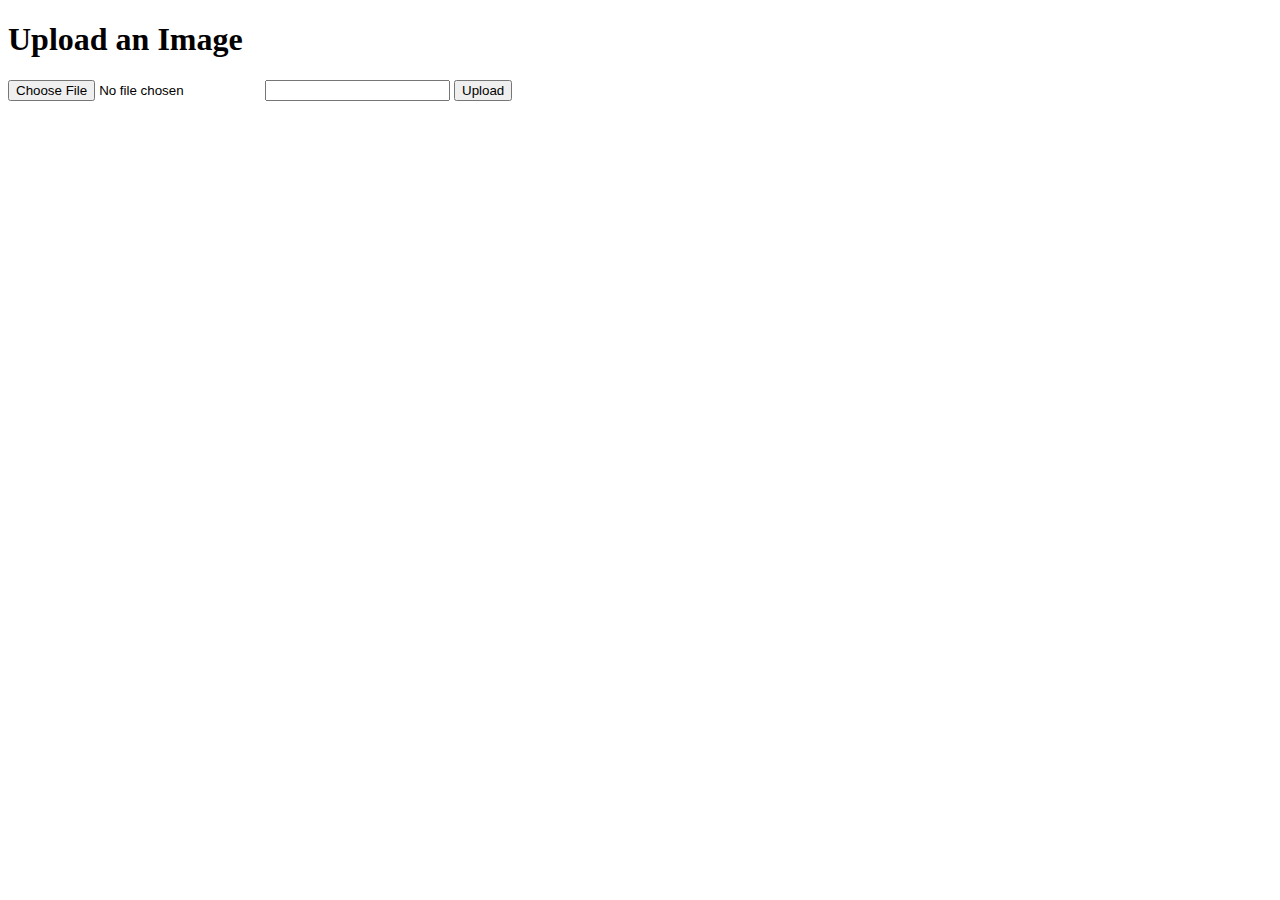
<file: website/template/User/AddPin.html>
<!DOCTYPE html>
<html>
<head>
    <title>Upload Image</title>
</head>
<body>
    <h1>Upload an Image</h1>
    <form action="/addPin" method="POST" enctype="multipart/form-data">
        <input type="file" name="IMG_URL" accept="image/*">
        <input type="text" name="Title">
        <input type="submit" value="Upload">
    </form>
</body>
</html>
</file>
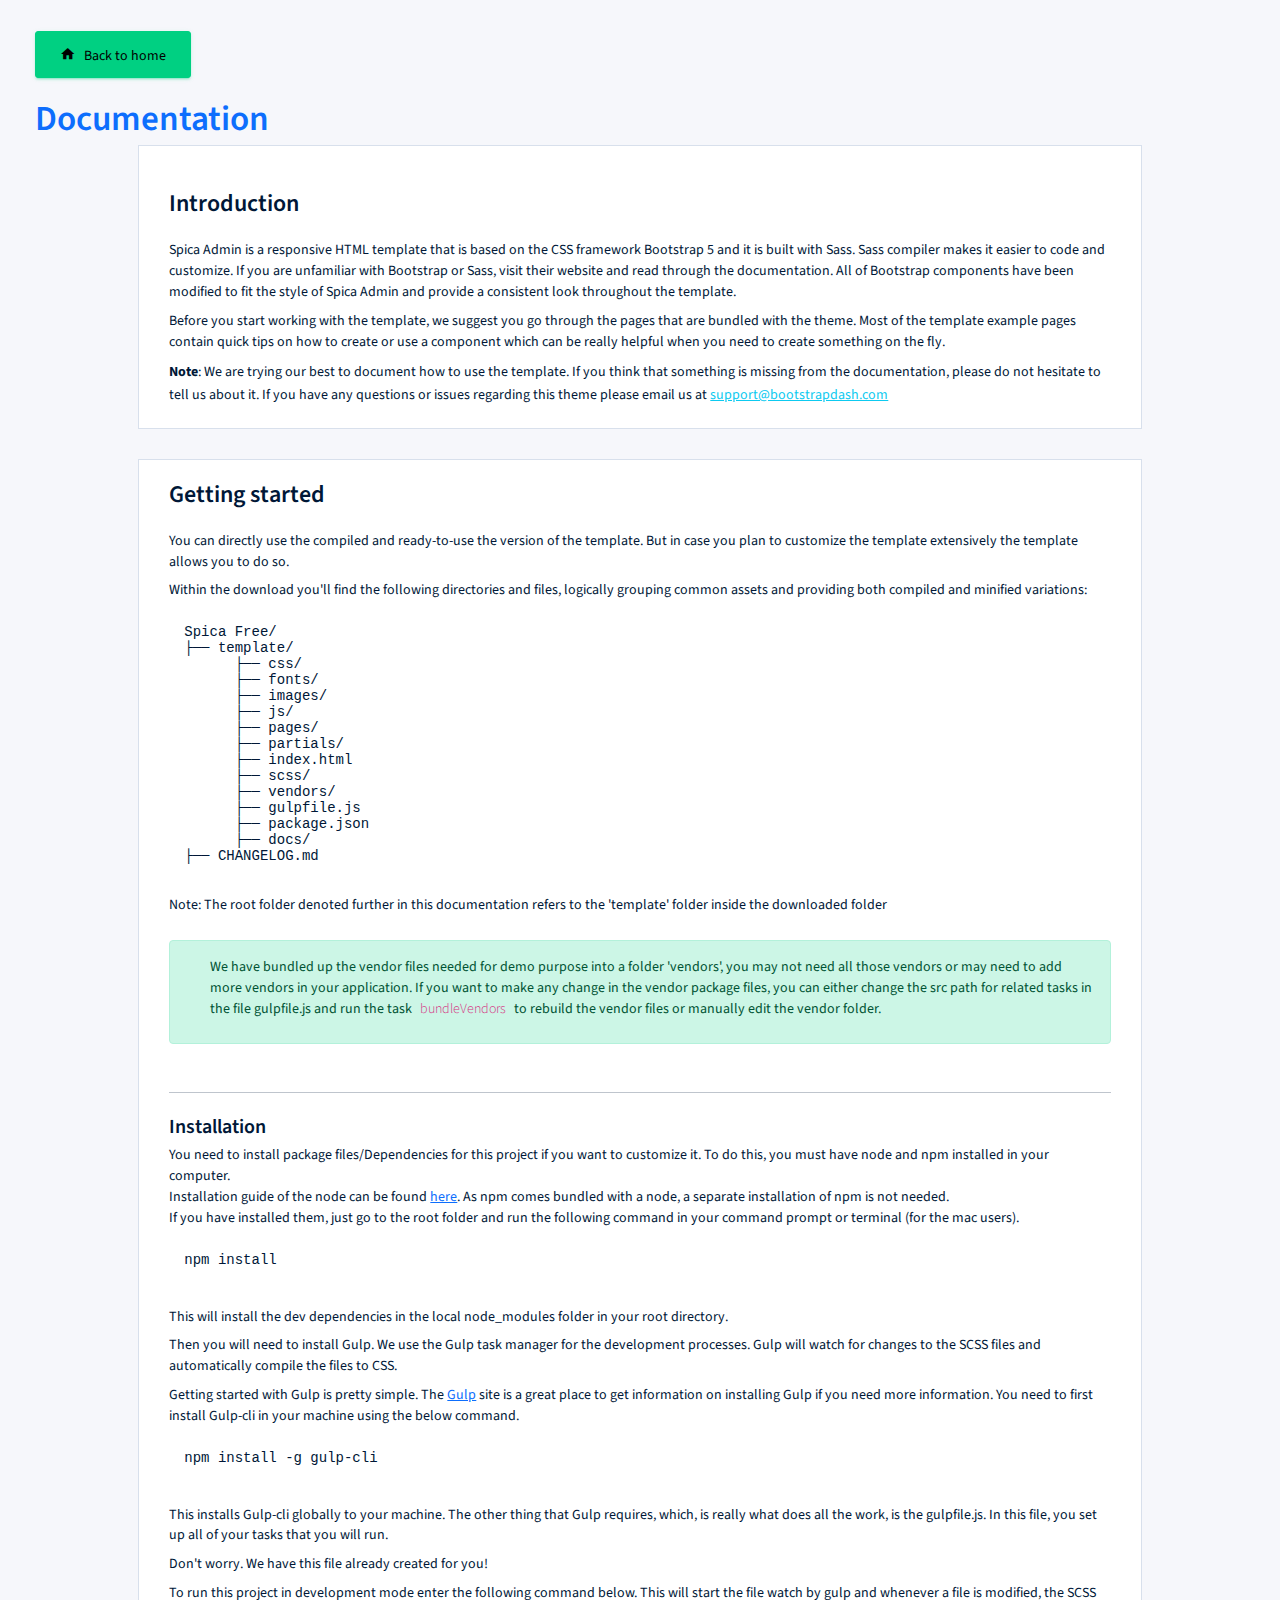
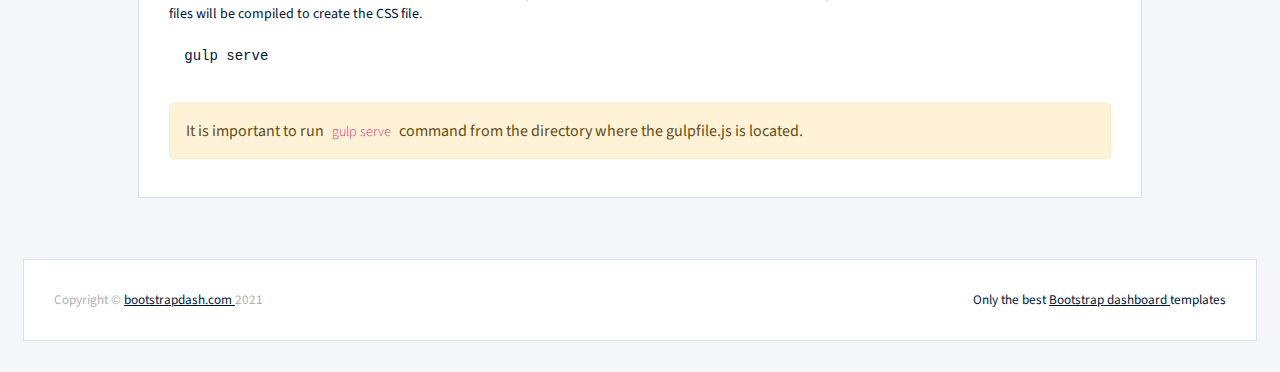
<file: website/static/User/docs/documentation.html>
<!DOCTYPE html>
<html lang="en">

<head>
  <!-- Required meta tags -->
  <meta charset="utf-8">
  <meta name="viewport" content="width=device-width, initial-scale=1, shrink-to-fit=no">
  <title>Spica Admin Dashboard</title>
  <!-- base:css -->
  <link rel="stylesheet" href="../vendors/mdi/css/materialdesignicons.min.css">
  <link rel="stylesheet" href="../vendors/css/vendor.bundle.base.css">
  <!-- endinject -->
  <!-- plugin css for this page -->
  <!-- End plugin css for this page -->
  <!-- inject:css -->
  <link rel="stylesheet" href="../css/style.css">
  <!-- endinject -->
  <link rel="shortcut icon" href="../images/favicon.png" />
</head>
<body>
  <div class="container-scroller">
    <div class="container-fluid page-body-wrapper full-page-wrapper">
      <div class="main-panel w-100  documentation">
        <div class="content-wrapper">
          <div class="container-fluid">
            <div class="row">
              <div class="col-12 doc-header">
                <a class="btn btn-success" href="../index.html"><i class="mdi mdi-home me-2"></i>Back to home</a>
                <h1 class="text-primary mt-4">Documentation</h1>
              </div>
            </div>
            <div class="row doc-content">
              <div class="col-12 col-md-10 offset-md-1">
                <div class="col-12 grid-margin" id="doc-intro">
                    <div class="card">
                        <div class="card-body">
                            <h3 class="mb-4 mt-4">Introduction</h3>
                            <p>Spica Admin is a responsive HTML template that is based on the CSS framework Bootstrap 5 and it is built with Sass. Sass compiler makes it easier to code and customize. If you are unfamiliar with Bootstrap or Sass, visit their
                                website and read through the documentation. All of Bootstrap components have been modified to fit the style of Spica Admin and provide a consistent look throughout the template.</p>
                            <p>Before you start working with the template, we suggest you go through the pages that are bundled with the theme. Most of the template example pages contain quick tips on how to create or use a component which can
                                be really helpful when you need to create something on the fly.</p>
                            <p class="d-inline"><strong>Note</strong>: We are trying our best to document how to use the template. If you think that something is missing from the documentation, please do not hesitate to tell us about it. If you have any questions or issues regarding this theme please email us at <a class="d-inline text-info" href="mailto:support@bootstrapdash.com">support@bootstrapdash.com</a></p>
                        </div>
                    </div>
                </div>
                <div class="col-12 grid-margin" id="doc-started">
                    <div class="card">
                        <div class="card-body">
                            <h3 class="mb-4">Getting started</h3>
                            <p>You can directly use the compiled and ready-to-use the version of the template. But in case you plan to customize the template extensively the template allows you to do so.</p>
                            <p>Within the download you'll find the following directories and files, logically grouping common assets and providing both compiled and minified variations:</p>
                            <pre>
Spica Free/
├── template/
      ├── css/
      ├── fonts/
      ├── images/
      ├── js/
      ├── pages/
      ├── partials/
      ├── index.html
      ├── scss/
      ├── vendors/
      ├── gulpfile.js
      ├── package.json                           
      ├── docs/
├── CHANGELOG.md</pre>
                            <p class="mt-1">Note: The root folder denoted further in this documentation refers to the 'template' folder inside the downloaded folder</p>
                            <div class="alert alert-success mt-4 d-flex align-items-center" role="alert">
                              <i class="ti-info-alt me-4"></i>
                              <p>We have bundled up the vendor files needed for demo purpose into a folder 'vendors', you may not need all those vendors or may need to add more vendors in your application. If you want to make any change in the vendor package files, you can either change the src path for related tasks in the file gulpfile.js and run the task <code> bundleVendors </code>  to rebuild the vendor files or manually edit the vendor folder.</p>
                            </div>
                            <hr class="mt-5">
                            <h4 class="mt-4">Installation</h4>
                            <p class="mb-0">
                              You need to install package files/Dependencies for this project if you want to customize it. To do this, you must have <span class="font-weight-bold">node and npm</span> installed in your computer.
                            </p>
                            <p class="mb-0">Installation guide of the node can be found <a href="https://nodejs.org/en/">here</a>. As npm comes bundled with a node, a separate installation of npm is not needed.</p>
                            <p>
                                If you have installed them, just go to the root folder and run the following command in your command prompt or terminal (for the mac users).
                            </p>
                            <pre class="shell-mode">
npm install</pre>
                            <p class="mt-4">
                              This will install the dev dependencies in the local <span class="font-weight-bold">node_modules</span> folder in your root directory.
                            </p>
                            <p class="mt-2">
                              Then you will need to install <span class="font-weight-bold">Gulp</span>. We use the Gulp task manager for the development processes. Gulp will watch for changes to the SCSS files and automatically compile the files to CSS.
                            </p>
                            <p>Getting started with Gulp is pretty simple. The <a href="https://gulpjs.com/" target="_blank">Gulp</a> site is a great place to get information on installing Gulp if you need more information. You need to first install Gulp-cli in your machine using the below command.</p>
                            <pre class="shell-mode">
npm install -g gulp-cli</pre>
                            <p class="mt-4">This installs Gulp-cli globally to your machine. The other thing that Gulp requires, which, is really what does all the work, is the gulpfile.js. In this file, you set up all of your tasks that you will run.</p>
                            <p>Don't worry. We have this file already created for you!</p>
                            <p>To run this project in development mode enter the following command below. This will start the file watch by gulp and whenever a file is modified, the SCSS files will be compiled to create the CSS file.</p>
<pre class="shell-mode">
gulp serve</pre>           
                            <div class="alert alert-warning mt-4" role="alert">
                              <i class="ti-info-alt-outline"></i>It is important to run <code>gulp serve</code> command from the directory where the gulpfile.js is located.
                            </div>
                        </div>
                    </div>
                </div>
              </div>
            </div>
          </div>
        </div>
        <!-- partial:../partials/_footer.html -->

        <footer class="footer">
          <div class="card">
            <div class="card-body">
              <div class="d-sm-flex justify-content-center justify-content-sm-between py-2">
                <span class="text-muted text-center text-sm-left d-block d-sm-inline-block">Copyright © <a href="https://www.bootstrapdash.com/" target="_blank">bootstrapdash.com </a>2021</span>
                <span class="float-none float-sm-right d-block mt-1 mt-sm-0 text-center">Only the best <a href="https://www.bootstrapdash.com/" target="_blank"> Bootstrap dashboard </a> templates</span>
              </div>
            </div>
          </div>
        </footer>

        <!-- partial -->
      </div>
    </div>
  </div>
  </div>
  <!-- base:js -->
  <script src="../vendors/js/vendor.bundle.base.js"></script>
  <!-- endinject -->
  <!-- inject:js -->
  <script src="../js/off-canvas.js"></script>
  <script src="../js/hoverable-collapse.js"></script>
  <script src="../js/template.js"></script>
  <!-- endinject -->
  <!-- Custom js for this page-->
  <script src="../docs/documentation.js"></script>
  <!-- End custom js for this page-->
</body>

</html>
</file>
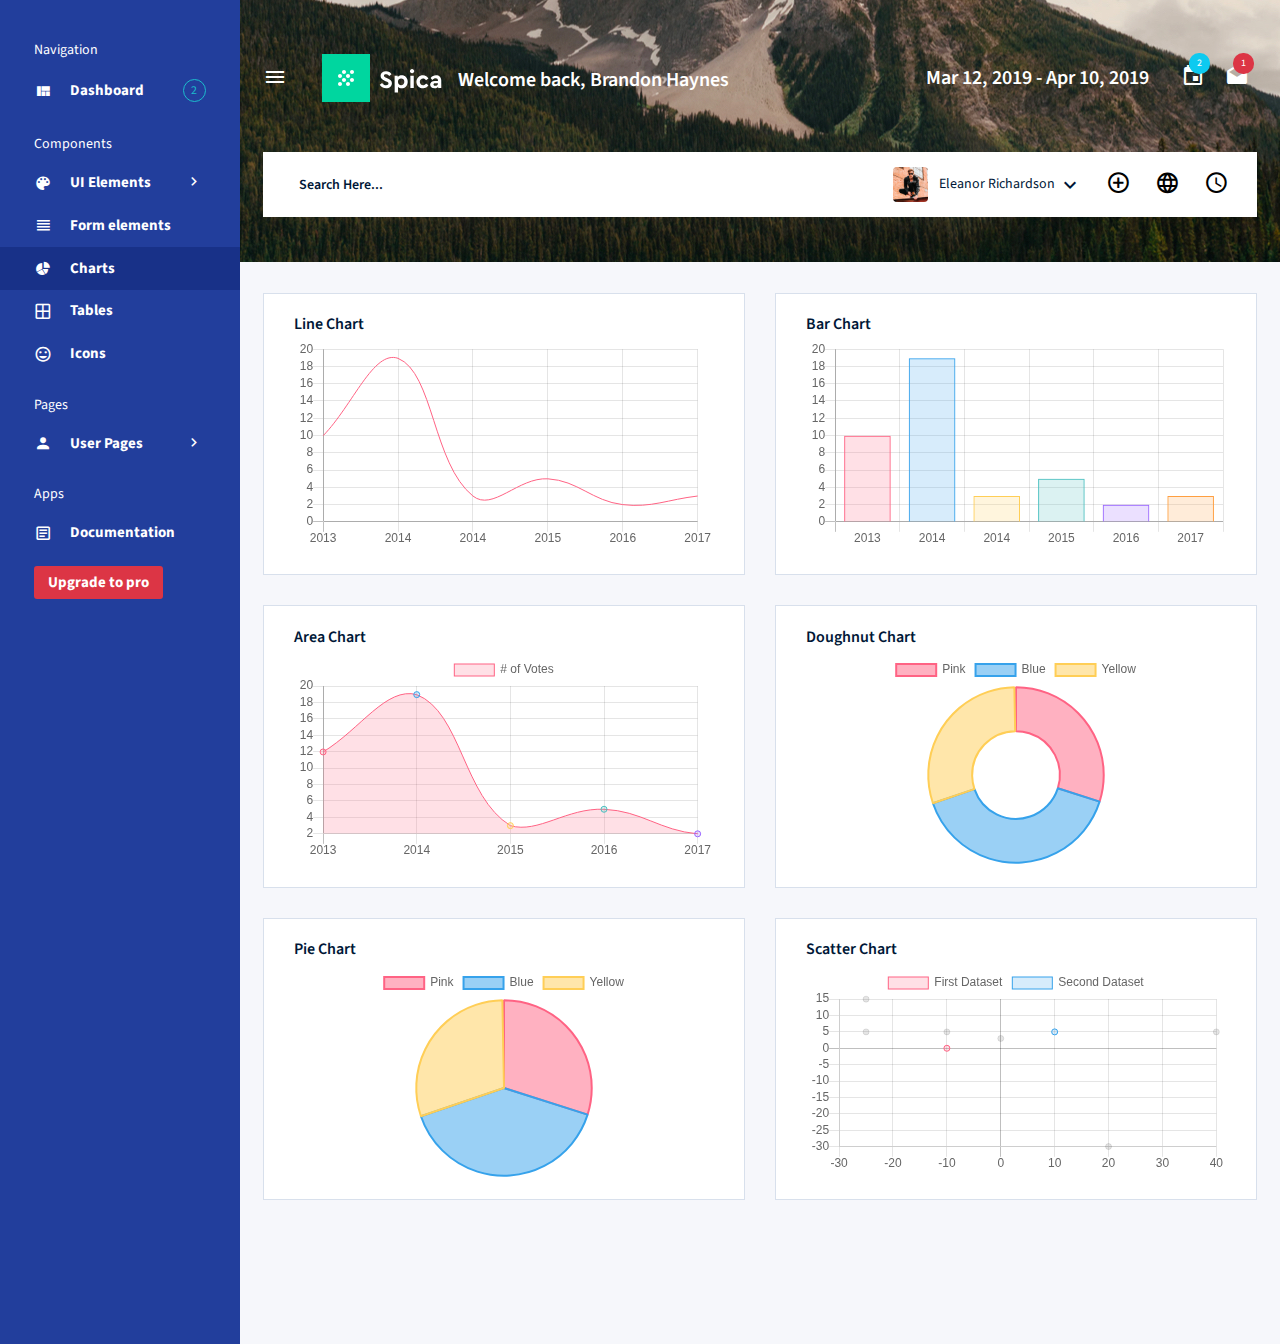
<file: website/static/User/pages/charts/chartjs.html>
<!DOCTYPE html>
<html lang="en">

<head>
  <!-- Required meta tags -->
  <meta charset="utf-8">
  <meta name="viewport" content="width=device-width, initial-scale=1, shrink-to-fit=no">
  <title>Spica Admin</title>
  <!-- base:css -->
  <link rel="stylesheet" href="../../vendors/mdi/css/materialdesignicons.min.css">
  <link rel="stylesheet" href="../../vendors/css/vendor.bundle.base.css">
  <!-- endinject -->
  <!-- inject:css -->
  <link rel="stylesheet" href="../../css/style.css">
  <!-- endinject -->
  <link rel="shortcut icon" href="../../images/favicon.png" />
</head>

<body>
  <div class="container-scroller d-flex">
    <!-- partial:../../partials/_sidebar.html -->
    <nav class="sidebar sidebar-offcanvas" id="sidebar">
      <ul class="nav">
        <li class="nav-item sidebar-category">
          <p>Navigation</p>
          <span></span>
        </li>
        <li class="nav-item">
          <a class="nav-link" href="../../index.html">
            <i class="mdi mdi-view-quilt menu-icon"></i>
            <span class="menu-title">Dashboard</span>
            <div class="badge badge-info badge-pill">2</div>
          </a>
        </li>
        <li class="nav-item sidebar-category">
          <p>Components</p>
          <span></span>
        </li>
        <li class="nav-item">
          <a class="nav-link" data-bs-toggle="collapse" href="#ui-basic" aria-expanded="false" aria-controls="ui-basic">
            <i class="mdi mdi-palette menu-icon"></i>
            <span class="menu-title">UI Elements</span>
            <i class="menu-arrow"></i>
          </a>
          <div class="collapse" id="ui-basic">
            <ul class="nav flex-column sub-menu">
              <li class="nav-item"> <a class="nav-link" href="../../pages/ui-features/buttons.html">Buttons</a></li>
              <li class="nav-item"> <a class="nav-link" href="../../pages/ui-features/typography.html">Typography</a></li>
            </ul>
          </div>
        </li>
        <li class="nav-item">
          <a class="nav-link" href="../../pages/forms/basic_elements.html">
            <i class="mdi mdi-view-headline menu-icon"></i>
            <span class="menu-title">Form elements</span>
          </a>
        </li>
        <li class="nav-item">
          <a class="nav-link" href="../../pages/charts/chartjs.html">
            <i class="mdi mdi-chart-pie menu-icon"></i>
            <span class="menu-title">Charts</span>
          </a>
        </li>
        <li class="nav-item">
          <a class="nav-link" href="../../pages/tables/basic-table.html">
            <i class="mdi mdi-grid-large menu-icon"></i>
            <span class="menu-title">Tables</span>
          </a>
        </li>
        <li class="nav-item">
          <a class="nav-link" href="../../pages/icons/mdi.html">
            <i class="mdi mdi-emoticon menu-icon"></i>
            <span class="menu-title">Icons</span>
          </a>
        </li>
        <li class="nav-item sidebar-category">
          <p>Pages</p>
          <span></span>
        </li>
        <li class="nav-item">
          <a class="nav-link" data-bs-toggle="collapse" href="#auth" aria-expanded="false" aria-controls="auth">
            <i class="mdi mdi-account menu-icon"></i>
            <span class="menu-title">User Pages</span>
            <i class="menu-arrow"></i>
          </a>
          <div class="collapse" id="auth">
            <ul class="nav flex-column sub-menu">
              <li class="nav-item"> <a class="nav-link" href="../../pages/samples/login.html"> Login </a></li>
              <li class="nav-item"> <a class="nav-link" href="../../pages/samples/login-2.html"> Login 2 </a></li>
              <li class="nav-item"> <a class="nav-link" href="../../pages/samples/register.html"> Register </a></li>
              <li class="nav-item"> <a class="nav-link" href="../../pages/samples/register-2.html"> Register 2 </a></li>
              <li class="nav-item"> <a class="nav-link" href="../../pages/samples/lock-screen.html"> Lockscreen </a></li>
            </ul>
          </div>
        </li>
        <li class="nav-item sidebar-category">
          <p>Apps</p>
          <span></span>
        </li>
        <li class="nav-item">
          <a class="nav-link" href="../../docs/documentation.html">
            <i class="mdi mdi-file-document-box-outline menu-icon"></i>
            <span class="menu-title">Documentation</span>
          </a>
        </li>
        <li class="nav-item">
          <a class="nav-link" href="https://www.bootstrapdash.com/product/spica-admin/">
            <button class="btn bg-danger btn-sm menu-title">Upgrade to pro</button>
          </a>
        </li>
      </ul>
    </nav>
    <!-- partial -->
    <div class="container-fluid page-body-wrapper">
      <!-- partial:../../partials/_navbar.html -->      
            
            
            
      <nav class="navbar col-lg-12 col-12 px-0 py-0 py-lg-4 d-flex flex-row">
        <div class="navbar-menu-wrapper d-flex align-items-center justify-content-end">
          <button class="navbar-toggler navbar-toggler align-self-center" type="button" data-toggle="minimize">
            <span class="mdi mdi-menu"></span>
          </button>
          <div class="navbar-brand-wrapper">
            <a class="navbar-brand brand-logo" href="../../index.html"><img src="../../images/logo.svg" alt="logo"/></a>
            <a class="navbar-brand brand-logo-mini" href="../../index.html"><img src="../../images/logo-mini.svg" alt="logo"/></a>
          </div>
          <h4 class="font-weight-bold mb-0 d-none d-md-block mt-1">Welcome back, Brandon Haynes</h4>
          <ul class="navbar-nav navbar-nav-right">
            <li class="nav-item">
              <h4 class="mb-0 font-weight-bold d-none d-xl-block">Mar 12, 2019 - Apr 10, 2019</h4>
            </li>
            <li class="nav-item dropdown me-1">
              <a class="nav-link count-indicator dropdown-toggle d-flex justify-content-center align-items-center" id="messageDropdown" href="#" data-bs-toggle="dropdown">
                <i class="mdi mdi-calendar mx-0"></i>
                <span class="count bg-info">2</span>
              </a>
              <div class="dropdown-menu dropdown-menu-right navbar-dropdown preview-list" aria-labelledby="messageDropdown">
                <p class="mb-0 font-weight-normal float-left dropdown-header">Messages</p>
                <a class="dropdown-item preview-item">
                  <div class="preview-thumbnail">
                      <img src="../../images/faces/face4.jpg" alt="image" class="profile-pic">
                  </div>
                  <div class="preview-item-content flex-grow">
                    <h6 class="preview-subject ellipsis font-weight-normal">David Grey
                    </h6>
                    <p class="font-weight-light small-text text-muted mb-0">
                      The meeting is cancelled
                    </p>
                  </div>
                </a>
                <a class="dropdown-item preview-item">
                  <div class="preview-thumbnail">
                      <img src="../../images/faces/face2.jpg" alt="image" class="profile-pic">
                  </div>
                  <div class="preview-item-content flex-grow">
                    <h6 class="preview-subject ellipsis font-weight-normal">Tim Cook
                    </h6>
                    <p class="font-weight-light small-text text-muted mb-0">
                      New product launch
                    </p>
                  </div>
                </a>
                <a class="dropdown-item preview-item">
                  <div class="preview-thumbnail">
                      <img src="../../images/faces/face3.jpg" alt="image" class="profile-pic">
                  </div>
                  <div class="preview-item-content flex-grow">
                    <h6 class="preview-subject ellipsis font-weight-normal"> Johnson
                    </h6>
                    <p class="font-weight-light small-text text-muted mb-0">
                      Upcoming board meeting
                    </p>
                  </div>
                </a>
              </div>
            </li>
            <li class="nav-item dropdown me-2">
              <a class="nav-link count-indicator dropdown-toggle d-flex align-items-center justify-content-center" id="notificationDropdown" href="#" data-bs-toggle="dropdown">
                <i class="mdi mdi-email-open mx-0"></i>
                <span class="count bg-danger">1</span>
              </a>
              <div class="dropdown-menu dropdown-menu-right navbar-dropdown preview-list" aria-labelledby="notificationDropdown">
                <p class="mb-0 font-weight-normal float-left dropdown-header">Notifications</p>
                <a class="dropdown-item preview-item">
                  <div class="preview-thumbnail">
                    <div class="preview-icon bg-success">
                      <i class="mdi mdi-information mx-0"></i>
                    </div>
                  </div>
                  <div class="preview-item-content">
                    <h6 class="preview-subject font-weight-normal">Application Error</h6>
                    <p class="font-weight-light small-text mb-0 text-muted">
                      Just now
                    </p>
                  </div>
                </a>
                <a class="dropdown-item preview-item">
                  <div class="preview-thumbnail">
                    <div class="preview-icon bg-warning">
                      <i class="mdi mdi-settings mx-0"></i>
                    </div>
                  </div>
                  <div class="preview-item-content">
                    <h6 class="preview-subject font-weight-normal">Settings</h6>
                    <p class="font-weight-light small-text mb-0 text-muted">
                      Private message
                    </p>
                  </div>
                </a>
                <a class="dropdown-item preview-item">
                  <div class="preview-thumbnail">
                    <div class="preview-icon bg-info">
                      <i class="mdi mdi-account-box mx-0"></i>
                    </div>
                  </div>
                  <div class="preview-item-content">
                    <h6 class="preview-subject font-weight-normal">New user registration</h6>
                    <p class="font-weight-light small-text mb-0 text-muted">
                      2 days ago
                    </p>
                  </div>
                </a>
              </div>
            </li>
          </ul>
          <button class="navbar-toggler navbar-toggler-right d-lg-none align-self-center" type="button" data-toggle="offcanvas">
            <span class="mdi mdi-menu"></span>
          </button>
        </div>
        <div class="navbar-menu-wrapper navbar-search-wrapper d-none d-lg-flex align-items-center">
          <ul class="navbar-nav mr-lg-2">
            <li class="nav-item nav-search d-none d-lg-block">
              <div class="input-group">
                <input type="text" class="form-control" placeholder="Search Here..." aria-label="search" aria-describedby="search">
              </div>
            </li>
          </ul>
          <ul class="navbar-nav navbar-nav-right">
            <li class="nav-item nav-profile dropdown">
              <a class="nav-link dropdown-toggle" href="#" data-bs-toggle="dropdown" id="profileDropdown">
                <img src="../../images/faces/face5.jpg" alt="profile"/>
                <span class="nav-profile-name">Eleanor Richardson</span>
              </a>
              <div class="dropdown-menu dropdown-menu-right navbar-dropdown" aria-labelledby="profileDropdown">
                <a class="dropdown-item">
                  <i class="mdi mdi-settings text-primary"></i>
                  Settings
                </a>
                <a class="dropdown-item">
                  <i class="mdi mdi-logout text-primary"></i>
                  Logout
                </a>
              </div>
            </li>
            <li class="nav-item">
              <a href="#" class="nav-link icon-link">
                <i class="mdi mdi-plus-circle-outline"></i>
              </a>
            </li>
            <li class="nav-item">
              <a href="#" class="nav-link icon-link">
                <i class="mdi mdi-web"></i>
              </a>
            </li>
            <li class="nav-item">
              <a href="#" class="nav-link icon-link">
                <i class="mdi mdi-clock-outline"></i>
              </a>
            </li>
          </ul>
        </div>
      </nav>      
            
            
            
      <!-- partial -->
      <div class="main-panel">
        <div class="content-wrapper">
          <div class="row">
            <div class="col-lg-6 grid-margin stretch-card">
              <div class="card">
                <div class="card-body">
                  <h4 class="card-title">Line chart</h4>
                  <canvas id="lineChart"></canvas>
                </div>
              </div>
            </div>
            <div class="col-lg-6 grid-margin stretch-card">
              <div class="card">
                <div class="card-body">
                  <h4 class="card-title">Bar chart</h4>
                  <canvas id="barChart"></canvas>
                </div>
              </div>
            </div>
          </div>
          <div class="row">
            <div class="col-lg-6 grid-margin stretch-card">
              <div class="card">
                <div class="card-body">
                  <h4 class="card-title">Area chart</h4>
                  <canvas id="areaChart"></canvas>
                </div>
              </div>
            </div>
            <div class="col-lg-6 grid-margin stretch-card">
              <div class="card">
                <div class="card-body">
                  <h4 class="card-title">Doughnut chart</h4>
                  <canvas id="doughnutChart"></canvas>
                </div>
              </div>
            </div>
          </div>
          <div class="row">
            <div class="col-lg-6 grid-margin grid-margin-lg-0 stretch-card">
              <div class="card">
                <div class="card-body">
                  <h4 class="card-title">Pie chart</h4>
                  <canvas id="pieChart"></canvas>
                </div>
              </div>
            </div>
            <div class="col-lg-6 grid-margin grid-margin-lg-0 stretch-card">
              <div class="card">
                <div class="card-body">
                  <h4 class="card-title">Scatter chart</h4>
                  <canvas id="scatterChart"></canvas>
                </div>
              </div>
            </div>
          </div>
        </div>
        <!-- content-wrapper ends -->
        <!-- partial:../../partials/_footer.html -->
        <footer class="footer">
          <div class="card">
            <div class="card-body">
              <div class="d-sm-flex justify-content-center justify-content-sm-between py-2">
                <span class="text-muted text-center text-sm-left d-block d-sm-inline-block">Copyright © <a href="https://www.bootstrapdash.com/" target="_blank">bootstrapdash.com </a>2021</span>
                <span class="float-none float-sm-right d-block mt-1 mt-sm-0 text-center">Only the best <a href="https://www.bootstrapdash.com/" target="_blank"> Bootstrap dashboard </a> templates</span>
              </div>
            </div>
          </div>
        </footer>
        <!-- partial -->
      </div>
      <!-- main-panel ends -->
    </div>
    <!-- page-body-wrapper ends -->
  </div>
  <!-- container-scroller -->
  <!-- base:js -->
  <script src="../../vendors/js/vendor.bundle.base.js"></script>
  <!-- endinject -->
  <!-- inject:js -->
  <script src="../../js/off-canvas.js"></script>
  <script src="../../js/hoverable-collapse.js"></script>
  <script src="../../js/template.js"></script>
  <!-- endinject -->
  <!-- plugin js for this page -->
  <script src="../../vendors/chart.js/Chart.min.js"></script>
  <!-- End plugin js for this page -->
  <!-- Custom js for this page-->
  <script src="../../js/chart.js"></script>
  <!-- End custom js for this page-->
</body>

</html>
</file>
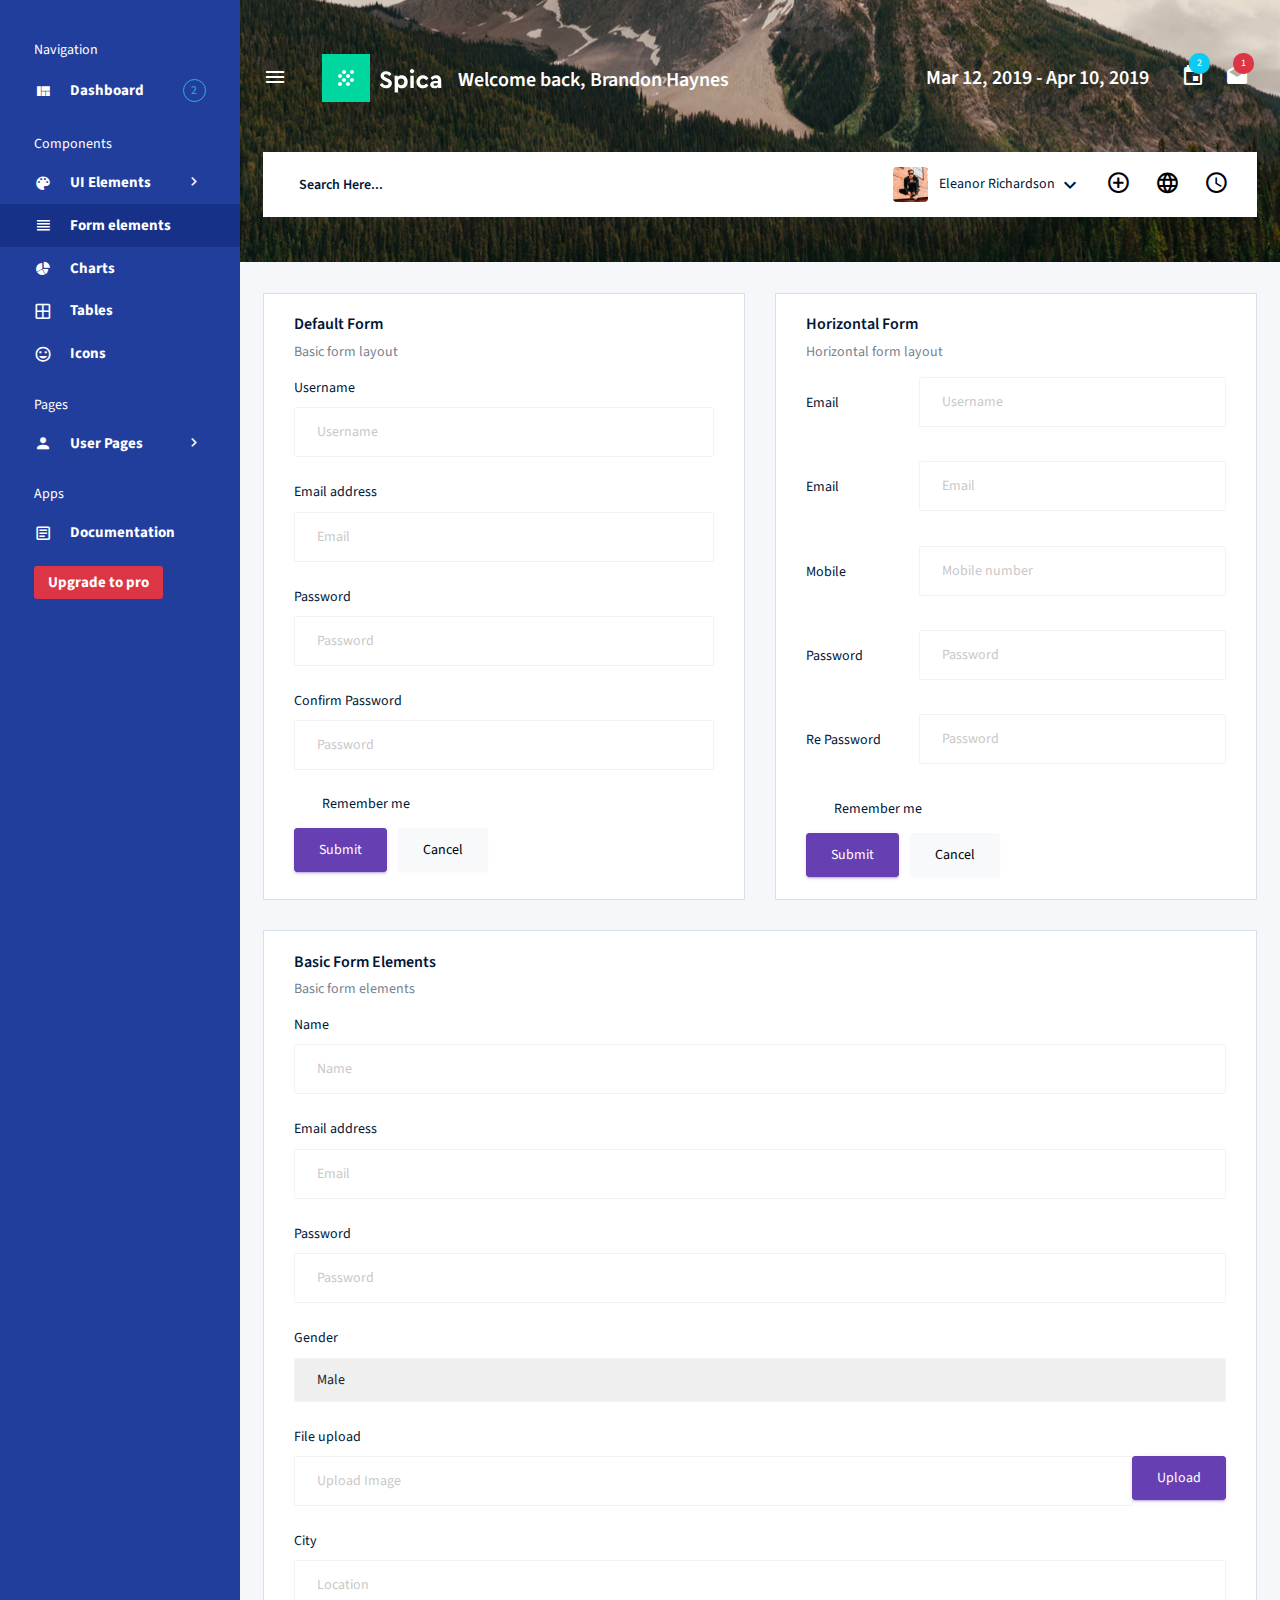
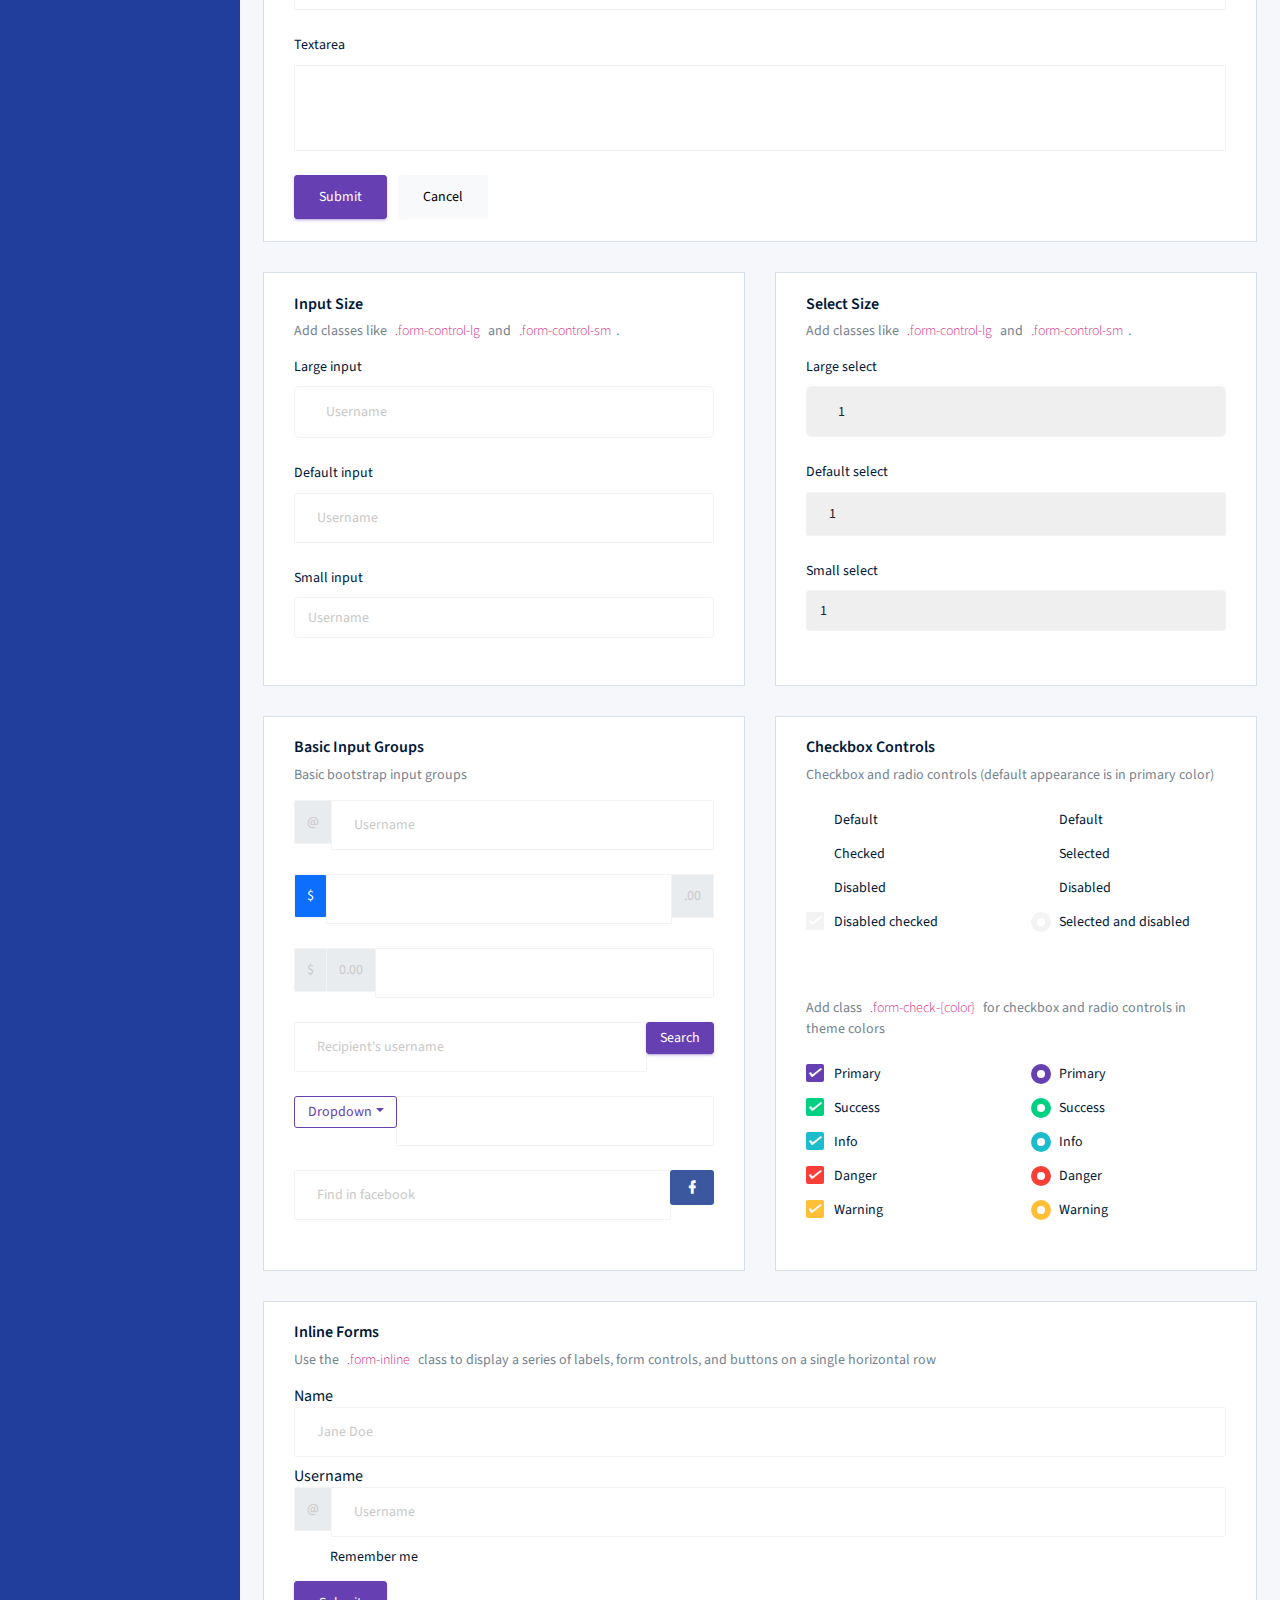
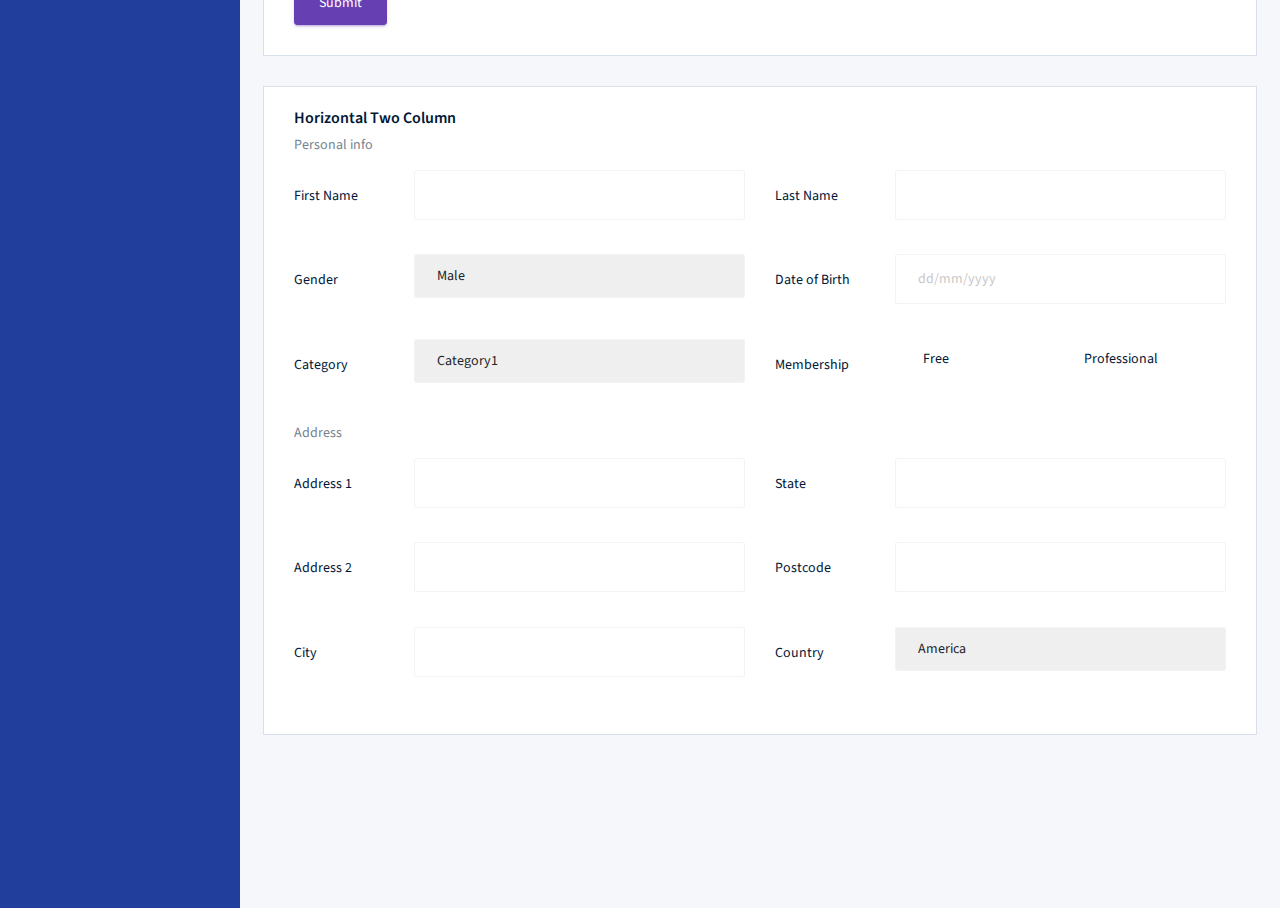
<file: website/static/User/pages/forms/basic_elements.html>
<!DOCTYPE html>
<html lang="en">

<head>
  <!-- Required meta tags -->
  <meta charset="utf-8">
  <meta name="viewport" content="width=device-width, initial-scale=1, shrink-to-fit=no">
  <title>Spica Admin</title>
  <!-- base:css -->
  <link rel="stylesheet" href="../../vendors/mdi/css/materialdesignicons.min.css">
  <link rel="stylesheet" href="../../vendors/css/vendor.bundle.base.css">
  <!-- endinject -->
  <!-- plugin css for this page -->
  <!-- End plugin css for this page -->
  <!-- inject:css -->
  <link rel="stylesheet" href="../../css/style.css">
  <!-- endinject -->
  <link rel="shortcut icon" href="../../images/favicon.png" />
</head>

<body>
  <div class="container-scroller d-flex">
    <!-- partial:../../partials/_sidebar.html -->
<nav class="sidebar sidebar-offcanvas" id="sidebar">
      <ul class="nav">
        <li class="nav-item sidebar-category">
          <p>Navigation</p>
          <span></span>
        </li>
        <li class="nav-item">
          <a class="nav-link" href="../../index.html">
            <i class="mdi mdi-view-quilt menu-icon"></i>
            <span class="menu-title">Dashboard</span>
            <div class="badge badge-info badge-pill">2</div>
          </a>
        </li>
        <li class="nav-item sidebar-category">
          <p>Components</p>
          <span></span>
        </li>
        <li class="nav-item">
          <a class="nav-link" data-bs-toggle="collapse" href="#ui-basic" aria-expanded="false" aria-controls="ui-basic">
            <i class="mdi mdi-palette menu-icon"></i>
            <span class="menu-title">UI Elements</span>
            <i class="menu-arrow"></i>
          </a>
          <div class="collapse" id="ui-basic">
            <ul class="nav flex-column sub-menu">
              <li class="nav-item"> <a class="nav-link" href="../../pages/ui-features/buttons.html">Buttons</a></li>
              <li class="nav-item"> <a class="nav-link" href="../../pages/ui-features/typography.html">Typography</a></li>
            </ul>
          </div>
        </li>
        <li class="nav-item">
          <a class="nav-link" href="../../pages/forms/basic_elements.html">
            <i class="mdi mdi-view-headline menu-icon"></i>
            <span class="menu-title">Form elements</span>
          </a>
        </li>
        <li class="nav-item">
          <a class="nav-link" href="../../pages/charts/chartjs.html">
            <i class="mdi mdi-chart-pie menu-icon"></i>
            <span class="menu-title">Charts</span>
          </a>
        </li>
        <li class="nav-item">
          <a class="nav-link" href="../../pages/tables/basic-table.html">
            <i class="mdi mdi-grid-large menu-icon"></i>
            <span class="menu-title">Tables</span>
          </a>
        </li>
        <li class="nav-item">
          <a class="nav-link" href="../../pages/icons/mdi.html">
            <i class="mdi mdi-emoticon menu-icon"></i>
            <span class="menu-title">Icons</span>
          </a>
        </li>
        <li class="nav-item sidebar-category">
          <p>Pages</p>
          <span></span>
        </li>
        <li class="nav-item">
          <a class="nav-link" data-bs-toggle="collapse" href="#auth" aria-expanded="false" aria-controls="auth">
            <i class="mdi mdi-account menu-icon"></i>
            <span class="menu-title">User Pages</span>
            <i class="menu-arrow"></i>
          </a>
          <div class="collapse" id="auth">
            <ul class="nav flex-column sub-menu">
              <li class="nav-item"> <a class="nav-link" href="../../pages/samples/login.html"> Login </a></li>
              <li class="nav-item"> <a class="nav-link" href="../../pages/samples/login-2.html"> Login 2 </a></li>
              <li class="nav-item"> <a class="nav-link" href="../../pages/samples/register.html"> Register </a></li>
              <li class="nav-item"> <a class="nav-link" href="../../pages/samples/register-2.html"> Register 2 </a></li>
              <li class="nav-item"> <a class="nav-link" href="../../pages/samples/lock-screen.html"> Lockscreen </a></li>
            </ul>
          </div>
        </li>
        <li class="nav-item sidebar-category">
          <p>Apps</p>
          <span></span>
        </li>
        <li class="nav-item">
          <a class="nav-link" href="../../docs/documentation.html">
            <i class="mdi mdi-file-document-box-outline menu-icon"></i>
            <span class="menu-title">Documentation</span>
          </a>
        </li>
        <li class="nav-item">
          <a class="nav-link" href="https://www.bootstrapdash.com/product/spica-admin/">
            <button class="btn bg-danger btn-sm menu-title">Upgrade to pro</button>
          </a>
        </li>
      </ul>
    </nav>
<!-- partial -->
    <div class="container-fluid page-body-wrapper">
      <!-- partial:../../partials/_navbar.html -->
      <nav class="navbar col-lg-12 col-12 px-0 py-0 py-lg-4 d-flex flex-row">
        <div class="navbar-menu-wrapper d-flex align-items-center justify-content-end">
          <button class="navbar-toggler navbar-toggler align-self-center" type="button" data-toggle="minimize">
            <span class="mdi mdi-menu"></span>
          </button>
          <div class="navbar-brand-wrapper">
            <a class="navbar-brand brand-logo" href="../../index.html"><img src="../../images/logo.svg" alt="logo"/></a>
            <a class="navbar-brand brand-logo-mini" href="../../index.html"><img src="../../images/logo-mini.svg" alt="logo"/></a>
          </div>
          <h4 class="font-weight-bold mb-0 d-none d-md-block mt-1">Welcome back, Brandon Haynes</h4>
          <ul class="navbar-nav navbar-nav-right">
            <li class="nav-item">
              <h4 class="mb-0 font-weight-bold d-none d-xl-block">Mar 12, 2019 - Apr 10, 2019</h4>
            </li>
            <li class="nav-item dropdown me-1">
              <a class="nav-link count-indicator dropdown-toggle d-flex justify-content-center align-items-center" id="messageDropdown" href="#" data-bs-toggle="dropdown">
                <i class="mdi mdi-calendar mx-0"></i>
                <span class="count bg-info">2</span>
              </a>
              <div class="dropdown-menu dropdown-menu-right navbar-dropdown preview-list" aria-labelledby="messageDropdown">
                <p class="mb-0 font-weight-normal float-left dropdown-header">Messages</p>
                <a class="dropdown-item preview-item">
                  <div class="preview-thumbnail">
                      <img src="../../images/faces/face4.jpg" alt="image" class="profile-pic">
                  </div>
                  <div class="preview-item-content flex-grow">
                    <h6 class="preview-subject ellipsis font-weight-normal">David Grey
                    </h6>
                    <p class="font-weight-light small-text text-muted mb-0">
                      The meeting is cancelled
                    </p>
                  </div>
                </a>
                <a class="dropdown-item preview-item">
                  <div class="preview-thumbnail">
                      <img src="../../images/faces/face2.jpg" alt="image" class="profile-pic">
                  </div>
                  <div class="preview-item-content flex-grow">
                    <h6 class="preview-subject ellipsis font-weight-normal">Tim Cook
                    </h6>
                    <p class="font-weight-light small-text text-muted mb-0">
                      New product launch
                    </p>
                  </div>
                </a>
                <a class="dropdown-item preview-item">
                  <div class="preview-thumbnail">
                      <img src="../../images/faces/face3.jpg" alt="image" class="profile-pic">
                  </div>
                  <div class="preview-item-content flex-grow">
                    <h6 class="preview-subject ellipsis font-weight-normal"> Johnson
                    </h6>
                    <p class="font-weight-light small-text text-muted mb-0">
                      Upcoming board meeting
                    </p>
                  </div>
                </a>
              </div>
            </li>
            <li class="nav-item dropdown me-2">
              <a class="nav-link count-indicator dropdown-toggle d-flex align-items-center justify-content-center" id="notificationDropdown" href="#" data-bs-toggle="dropdown">
                <i class="mdi mdi-email-open mx-0"></i>
                <span class="count bg-danger">1</span>
              </a>
              <div class="dropdown-menu dropdown-menu-right navbar-dropdown preview-list" aria-labelledby="notificationDropdown">
                <p class="mb-0 font-weight-normal float-left dropdown-header">Notifications</p>
                <a class="dropdown-item preview-item">
                  <div class="preview-thumbnail">
                    <div class="preview-icon bg-success">
                      <i class="mdi mdi-information mx-0"></i>
                    </div>
                  </div>
                  <div class="preview-item-content">
                    <h6 class="preview-subject font-weight-normal">Application Error</h6>
                    <p class="font-weight-light small-text mb-0 text-muted">
                      Just now
                    </p>
                  </div>
                </a>
                <a class="dropdown-item preview-item">
                  <div class="preview-thumbnail">
                    <div class="preview-icon bg-warning">
                      <i class="mdi mdi-settings mx-0"></i>
                    </div>
                  </div>
                  <div class="preview-item-content">
                    <h6 class="preview-subject font-weight-normal">Settings</h6>
                    <p class="font-weight-light small-text mb-0 text-muted">
                      Private message
                    </p>
                  </div>
                </a>
                <a class="dropdown-item preview-item">
                  <div class="preview-thumbnail">
                    <div class="preview-icon bg-info">
                      <i class="mdi mdi-account-box mx-0"></i>
                    </div>
                  </div>
                  <div class="preview-item-content">
                    <h6 class="preview-subject font-weight-normal">New user registration</h6>
                    <p class="font-weight-light small-text mb-0 text-muted">
                      2 days ago
                    </p>
                  </div>
                </a>
              </div>
            </li>
          </ul>
          <button class="navbar-toggler navbar-toggler-right d-lg-none align-self-center" type="button" data-toggle="offcanvas">
            <span class="mdi mdi-menu"></span>
          </button>
        </div>
        <div class="navbar-menu-wrapper navbar-search-wrapper d-none d-lg-flex align-items-center">
          <ul class="navbar-nav mr-lg-2">
            <li class="nav-item nav-search d-none d-lg-block">
              <div class="input-group">
                <input type="text" class="form-control" placeholder="Search Here..." aria-label="search" aria-describedby="search">
              </div>
            </li>
          </ul>
          <ul class="navbar-nav navbar-nav-right">
            <li class="nav-item nav-profile dropdown">
              <a class="nav-link dropdown-toggle" href="#" data-bs-toggle="dropdown" id="profileDropdown">
                <img src="../../images/faces/face5.jpg" alt="profile"/>
                <span class="nav-profile-name">Eleanor Richardson</span>
              </a>
              <div class="dropdown-menu dropdown-menu-right navbar-dropdown" aria-labelledby="profileDropdown">
                <a class="dropdown-item">
                  <i class="mdi mdi-settings text-primary"></i>
                  Settings
                </a>
                <a class="dropdown-item">
                  <i class="mdi mdi-logout text-primary"></i>
                  Logout
                </a>
              </div>
            </li>
            <li class="nav-item">
              <a href="#" class="nav-link icon-link">
                <i class="mdi mdi-plus-circle-outline"></i>
              </a>
            </li>
            <li class="nav-item">
              <a href="#" class="nav-link icon-link">
                <i class="mdi mdi-web"></i>
              </a>
            </li>
            <li class="nav-item">
              <a href="#" class="nav-link icon-link">
                <i class="mdi mdi-clock-outline"></i>
              </a>
            </li>
          </ul>
        </div>
      </nav>
      <!-- partial -->
      <div class="main-panel">        
        <div class="content-wrapper">
          <div class="row">
            <div class="col-md-6 grid-margin stretch-card">
              <div class="card">
                <div class="card-body">
                  <h4 class="card-title">Default form</h4>
                  <p class="card-description">
                    Basic form layout
                  </p>
                  <form class="forms-sample">
                    <div class="form-group">
                      <label for="exampleInputUsername1">Username</label>
                      <input type="text" class="form-control" id="exampleInputUsername1" placeholder="Username">
                    </div>
                    <div class="form-group">
                      <label for="exampleInputEmail1">Email address</label>
                      <input type="email" class="form-control" id="exampleInputEmail1" placeholder="Email">
                    </div>
                    <div class="form-group">
                      <label for="exampleInputPassword1">Password</label>
                      <input type="password" class="form-control" id="exampleInputPassword1" placeholder="Password">
                    </div>
                    <div class="form-group">
                      <label for="exampleInputConfirmPassword1">Confirm Password</label>
                      <input type="password" class="form-control" id="exampleInputConfirmPassword1" placeholder="Password">
                    </div>
                    <div class="form-check form-check-flat form-check-primary">
                      <label class="form-check-label">
                        <input type="checkbox" class="form-check-input">
                        Remember me
                      </label>
                    </div>
                    <button type="submit" class="btn btn-primary me-2">Submit</button>
                    <button class="btn btn-light">Cancel</button>
                  </form>
                </div>
              </div>
            </div>
            <div class="col-md-6 grid-margin stretch-card">
              <div class="card">
                <div class="card-body">
                  <h4 class="card-title">Horizontal Form</h4>
                  <p class="card-description">
                    Horizontal form layout
                  </p>
                  <form class="forms-sample">
                    <div class="form-group row">
                      <label for="exampleInputUsername2" class="col-sm-3 col-form-label">Email</label>
                      <div class="col-sm-9">
                        <input type="text" class="form-control" id="exampleInputUsername2" placeholder="Username">
                      </div>
                    </div>
                    <div class="form-group row">
                      <label for="exampleInputEmail2" class="col-sm-3 col-form-label">Email</label>
                      <div class="col-sm-9">
                        <input type="email" class="form-control" id="exampleInputEmail2" placeholder="Email">
                      </div>
                    </div>
                    <div class="form-group row">
                      <label for="exampleInputMobile" class="col-sm-3 col-form-label">Mobile</label>
                      <div class="col-sm-9">
                        <input type="text" class="form-control" id="exampleInputMobile" placeholder="Mobile number">
                      </div>
                    </div>
                    <div class="form-group row">
                      <label for="exampleInputPassword2" class="col-sm-3 col-form-label">Password</label>
                      <div class="col-sm-9">
                        <input type="password" class="form-control" id="exampleInputPassword2" placeholder="Password">
                      </div>
                    </div>
                    <div class="form-group row">
                      <label for="exampleInputConfirmPassword2" class="col-sm-3 col-form-label">Re Password</label>
                      <div class="col-sm-9">
                        <input type="password" class="form-control" id="exampleInputConfirmPassword2" placeholder="Password">
                      </div>
                    </div>
                    <div class="form-check form-check-flat form-check-primary">
                      <label class="form-check-label">
                        <input type="checkbox" class="form-check-input">
                        Remember me
                      </label>
                    </div>
                    <button type="submit" class="btn btn-primary me-2">Submit</button>
                    <button class="btn btn-light">Cancel</button>
                  </form>
                </div>
              </div>
            </div>
            <div class="col-12 grid-margin stretch-card">
              <div class="card">
                <div class="card-body">
                  <h4 class="card-title">Basic form elements</h4>
                  <p class="card-description">
                    Basic form elements
                  </p>
                  <form class="forms-sample">
                    <div class="form-group">
                      <label for="exampleInputName1">Name</label>
                      <input type="text" class="form-control" id="exampleInputName1" placeholder="Name">
                    </div>
                    <div class="form-group">
                      <label for="exampleInputEmail3">Email address</label>
                      <input type="email" class="form-control" id="exampleInputEmail3" placeholder="Email">
                    </div>
                    <div class="form-group">
                      <label for="exampleInputPassword4">Password</label>
                      <input type="password" class="form-control" id="exampleInputPassword4" placeholder="Password">
                    </div>
                    <div class="form-group">
                      <label for="exampleSelectGender">Gender</label>
                        <select class="form-control" id="exampleSelectGender">
                          <option>Male</option>
                          <option>Female</option>
                        </select>
                      </div>
                    <div class="form-group">
                      <label>File upload</label>
                      <input type="file" name="img[]" class="file-upload-default">
                      <div class="input-group col-xs-12">
                        <input type="text" class="form-control file-upload-info" disabled placeholder="Upload Image">
                        <span class="input-group-append">
                          <button class="file-upload-browse btn btn-primary" type="button">Upload</button>
                        </span>
                      </div>
                    </div>
                    <div class="form-group">
                      <label for="exampleInputCity1">City</label>
                      <input type="text" class="form-control" id="exampleInputCity1" placeholder="Location">
                    </div>
                    <div class="form-group">
                      <label for="exampleTextarea1">Textarea</label>
                      <textarea class="form-control" id="exampleTextarea1" rows="4"></textarea>
                    </div>
                    <button type="submit" class="btn btn-primary me-2">Submit</button>
                    <button class="btn btn-light">Cancel</button>
                  </form>
                </div>
              </div>
            </div>
            <div class="col-md-6 grid-margin stretch-card">
              <div class="card">
                <div class="card-body">
                  <h4 class="card-title">Input size</h4>
                  <p class="card-description">
                    Add classes like <code>.form-control-lg</code> and <code>.form-control-sm</code>.
                  </p>
                  <div class="form-group">
                    <label>Large input</label>
                    <input type="text" class="form-control form-control-lg" placeholder="Username" aria-label="Username">
                  </div>
                  <div class="form-group">
                    <label>Default input</label>
                    <input type="text" class="form-control" placeholder="Username" aria-label="Username">
                  </div>
                  <div class="form-group">
                    <label>Small input</label>
                    <input type="text" class="form-control form-control-sm" placeholder="Username" aria-label="Username">
                  </div>
                </div>
              </div>
            </div>
            <div class="col-md-6 grid-margin stretch-card">
              <div class="card">
                <div class="card-body">
                  <h4 class="card-title">Select size</h4>
                  <p class="card-description">
                    Add classes like <code>.form-control-lg</code> and <code>.form-control-sm</code>.                    
                  </p>
                  <div class="form-group">
                    <label for="exampleFormControlSelect1">Large select</label>
                    <select class="form-control form-control-lg" id="exampleFormControlSelect1">
                      <option>1</option>
                      <option>2</option>
                      <option>3</option>
                      <option>4</option>
                      <option>5</option>
                    </select>
                  </div>
                  <div class="form-group">
                    <label for="exampleFormControlSelect2">Default select</label>
                    <select class="form-control" id="exampleFormControlSelect2">
                      <option>1</option>
                      <option>2</option>
                      <option>3</option>
                      <option>4</option>
                      <option>5</option>
                    </select>
                  </div>
                  <div class="form-group">
                    <label for="exampleFormControlSelect3">Small select</label>
                    <select class="form-control form-control-sm" id="exampleFormControlSelect3">
                      <option>1</option>
                      <option>2</option>
                      <option>3</option>
                      <option>4</option>
                      <option>5</option>
                    </select>
                  </div>
                </div>
              </div>
            </div>
            <div class="col-md-6 grid-margin stretch-card">
              <div class="card">
                <div class="card-body">
                  <h4 class="card-title">Basic input groups</h4>
                  <p class="card-description">
                    Basic bootstrap input groups
                  </p>
                  <div class="form-group">
                    <div class="input-group">
                      <div class="input-group-prepend">
                        <span class="input-group-text">@</span>
                      </div>
                      <input type="text" class="form-control" placeholder="Username" aria-label="Username">
                    </div>
                  </div>
                  <div class="form-group">
                    <div class="input-group">
                      <div class="input-group-prepend">
                        <span class="input-group-text bg-primary text-white">$</span>
                      </div>
                      <input type="text" class="form-control" aria-label="Amount (to the nearest dollar)">
                      <div class="input-group-append">
                        <span class="input-group-text">.00</span>
                      </div>
                    </div>
                  </div>
                  <div class="form-group">
                    <div class="input-group">
                      <div class="input-group-prepend">
                        <span class="input-group-text">$</span>
                      </div>
                      <div class="input-group-prepend">
                        <span class="input-group-text">0.00</span>
                      </div>
                      <input type="text" class="form-control" aria-label="Amount (to the nearest dollar)">
                    </div>
                  </div>
                  <div class="form-group">
                    <div class="input-group">
                      <input type="text" class="form-control" placeholder="Recipient's username" aria-label="Recipient's username">
                      <div class="input-group-append">
                        <button class="btn btn-sm btn-primary" type="button">Search</button>
                      </div>
                    </div>
                  </div>
                  <div class="form-group">
                    <div class="input-group">
                      <div class="input-group-prepend">
                        <button class="btn btn-sm btn-outline-primary dropdown-toggle" type="button" data-bs-toggle="dropdown" aria-haspopup="true" aria-expanded="false">Dropdown</button>
                        <div class="dropdown-menu">
                          <a class="dropdown-item" href="#">Action</a>
                          <a class="dropdown-item" href="#">Another action</a>
                          <a class="dropdown-item" href="#">Something else here</a>
                          <div role="separator" class="dropdown-divider"></div>
                          <a class="dropdown-item" href="#">Separated link</a>
                        </div>
                      </div>
                      <input type="text" class="form-control" aria-label="Text input with dropdown button">
                    </div>
                  </div>
                  <div class="form-group">
                    <div class="input-group">
                      <input type="text" class="form-control" placeholder="Find in facebook" aria-label="Recipient's username">
                      <div class="input-group-append">
                        <button class="btn btn-sm btn-facebook" type="button">
                          <i class="mdi mdi-facebook"></i>
                        </button>
                      </div>
                    </div>
                  </div>
                </div>
              </div>
            </div>
            <div class="col-md-6 grid-margin stretch-card">
              <div class="card">
                <div class="card-body">
                  <h4 class="card-title">Checkbox Controls</h4>
                  <p class="card-description">Checkbox and radio controls (default appearance is in primary color)</p>
                  <form>
                    <div class="row">
                      <div class="col-md-6">
                        <div class="form-group">
                          <div class="form-check">
                            <label class="form-check-label">
                              <input type="checkbox" class="form-check-input">
                              Default
                            </label>
                          </div>
                          <div class="form-check">
                            <label class="form-check-label">
                              <input type="checkbox" class="form-check-input" checked>
                              Checked
                            </label>
                          </div>
                          <div class="form-check">
                            <label class="form-check-label">
                              <input type="checkbox" class="form-check-input" disabled>
                              Disabled
                            </label>
                          </div>
                          <div class="form-check">
                            <label class="form-check-label">
                              <input type="checkbox" class="form-check-input" disabled checked>
                              Disabled checked
                            </label>
                          </div>
                        </div>
                      </div>
                      <div class="col-md-6">
                        <div class="form-group">
                          <div class="form-check">
                            <label class="form-check-label">
                              <input type="radio" class="form-check-input" name="optionsRadios" id="optionsRadios1" value="">
                              Default
                            </label>
                          </div>
                          <div class="form-check">
                            <label class="form-check-label">
                              <input type="radio" class="form-check-input" name="optionsRadios" id="optionsRadios2" value="option2" checked>
                              Selected
                            </label>
                          </div>
                          <div class="form-check">
                            <label class="form-check-label">
                              <input type="radio" class="form-check-input" name="optionsRadios2" id="optionsRadios3" value="option3" disabled>
                              Disabled
                            </label>
                          </div>
                          <div class="form-check">
                            <label class="form-check-label">
                              <input type="radio" class="form-check-input" name="optionsRadio2" id="optionsRadios4" value="option4" disabled checked>
                              Selected and disabled
                            </label>
                          </div>
                        </div>
                      </div>
                    </div>
                  </form>
                </div>
                <div class="card-body">
                  <p class="card-description">Add class <code>.form-check-{color}</code> for checkbox and radio controls in theme colors</p>
                  <form>
                    <div class="row">
                      <div class="col-md-6">
                        <div class="form-group">
                          <div class="form-check form-check-primary">
                            <label class="form-check-label">
                              <input type="checkbox" class="form-check-input" checked>
                              Primary
                            </label>
                          </div>
                          <div class="form-check form-check-success">
                            <label class="form-check-label">
                              <input type="checkbox" class="form-check-input" checked>
                              Success
                            </label>
                          </div>
                          <div class="form-check form-check-info">
                            <label class="form-check-label">
                              <input type="checkbox" class="form-check-input" checked>
                              Info
                            </label>
                          </div>
                          <div class="form-check form-check-danger">
                            <label class="form-check-label">
                              <input type="checkbox" class="form-check-input" checked>
                              Danger
                            </label>
                          </div>
                          <div class="form-check form-check-warning">
                            <label class="form-check-label">
                              <input type="checkbox" class="form-check-input" checked>
                              Warning
                            </label>
                          </div>
                        </div>
                      </div>
                      <div class="col-md-6">
                        <div class="form-group">
                          <div class="form-check form-check-primary">
                            <label class="form-check-label">
                              <input type="radio" class="form-check-input" name="ExampleRadio1" id="ExampleRadio1" checked>
                              Primary
                            </label>
                          </div>
                          <div class="form-check form-check-success">
                            <label class="form-check-label">
                              <input type="radio" class="form-check-input" name="ExampleRadio2" id="ExampleRadio2" checked>
                              Success
                            </label>
                          </div>
                          <div class="form-check form-check-info">
                            <label class="form-check-label">
                              <input type="radio" class="form-check-input" name="ExampleRadio3" id="ExampleRadio3" checked>
                              Info
                            </label>
                          </div>
                          <div class="form-check form-check-danger">
                            <label class="form-check-label">
                              <input type="radio" class="form-check-input" name="ExampleRadio4" id="ExampleRadio4" checked>
                              Danger
                            </label>
                          </div>
                          <div class="form-check form-check-warning">
                            <label class="form-check-label">
                              <input type="radio" class="form-check-input" name="ExampleRadio5" id="ExampleRadio5" checked>
                              Warning
                            </label>
                          </div>
                        </div>
                      </div>
                    </div>
                  </form>
                </div>
              </div>
            </div>
            <div class="col-12 grid-margin stretch-card">
              <div class="card">
                <div class="card-body">
                  <h4 class="card-title">Inline forms</h4>
                  <p class="card-description">
                    Use the <code>.form-inline</code> class to display a series of labels, form controls, and buttons on a single horizontal row
                  </p>
                  <form class="form-inline">
                    <label class="sr-only" for="inlineFormInputName2">Name</label>
                    <input type="text" class="form-control mb-2 mr-sm-2" id="inlineFormInputName2" placeholder="Jane Doe">
                  
                    <label class="sr-only" for="inlineFormInputGroupUsername2">Username</label>
                    <div class="input-group mb-2 mr-sm-2">
                      <div class="input-group-prepend">
                        <div class="input-group-text">@</div>
                      </div>
                      <input type="text" class="form-control" id="inlineFormInputGroupUsername2" placeholder="Username">
                    </div>
                    <div class="form-check mx-sm-2">
                      <label class="form-check-label">
                        <input type="checkbox" class="form-check-input" checked>
                        Remember me
                      </label>
                    </div>
                    <button type="submit" class="btn btn-primary mb-2">Submit</button>
                  </form>
                </div>
              </div>
            </div>
            <div class="col-12 grid-margin">
              <div class="card">
                <div class="card-body">
                  <h4 class="card-title">Horizontal Two column</h4>
                  <form class="form-sample">
                    <p class="card-description">
                      Personal info
                    </p>
                    <div class="row">
                      <div class="col-md-6">
                        <div class="form-group row">
                          <label class="col-sm-3 col-form-label">First Name</label>
                          <div class="col-sm-9">
                            <input type="text" class="form-control" />
                          </div>
                        </div>
                      </div>
                      <div class="col-md-6">
                        <div class="form-group row">
                          <label class="col-sm-3 col-form-label">Last Name</label>
                          <div class="col-sm-9">
                            <input type="text" class="form-control" />
                          </div>
                        </div>
                      </div>
                    </div>
                    <div class="row">
                      <div class="col-md-6">
                        <div class="form-group row">
                          <label class="col-sm-3 col-form-label">Gender</label>
                          <div class="col-sm-9">
                            <select class="form-control">
                              <option>Male</option>
                              <option>Female</option>
                            </select>
                          </div>
                        </div>
                      </div>
                      <div class="col-md-6">
                        <div class="form-group row">
                          <label class="col-sm-3 col-form-label">Date of Birth</label>
                          <div class="col-sm-9">
                            <input class="form-control" placeholder="dd/mm/yyyy"/>
                          </div>
                        </div>
                      </div>
                    </div>
                    <div class="row">
                      <div class="col-md-6">
                        <div class="form-group row">
                          <label class="col-sm-3 col-form-label">Category</label>
                          <div class="col-sm-9">
                            <select class="form-control">
                              <option>Category1</option>
                              <option>Category2</option>
                              <option>Category3</option>
                              <option>Category4</option>
                            </select>
                          </div>
                        </div>
                      </div>
                      <div class="col-md-6">
                        <div class="form-group row">
                          <label class="col-sm-3 col-form-label">Membership</label>
                          <div class="col-sm-4">
                            <div class="form-check">
                              <label class="form-check-label">
                                <input type="radio" class="form-check-input" name="membershipRadios" id="membershipRadios1" value="" checked>
                                Free
                              </label>
                            </div>
                          </div>
                          <div class="col-sm-5">
                            <div class="form-check">
                              <label class="form-check-label">
                                <input type="radio" class="form-check-input" name="membershipRadios" id="membershipRadios2" value="option2">
                                Professional
                              </label>
                            </div>
                          </div>
                        </div>
                      </div>
                    </div>
                    <p class="card-description">
                      Address
                    </p>
                    <div class="row">
                      <div class="col-md-6">
                        <div class="form-group row">
                          <label class="col-sm-3 col-form-label">Address 1</label>
                          <div class="col-sm-9">
                            <input type="text" class="form-control" />
                          </div>
                        </div>
                      </div>
                      <div class="col-md-6">
                        <div class="form-group row">
                          <label class="col-sm-3 col-form-label">State</label>
                          <div class="col-sm-9">
                            <input type="text" class="form-control" />
                          </div>
                        </div>
                      </div>
                    </div>
                    <div class="row">
                      <div class="col-md-6">
                        <div class="form-group row">
                          <label class="col-sm-3 col-form-label">Address 2</label>
                          <div class="col-sm-9">
                            <input type="text" class="form-control" />
                          </div>
                        </div>
                      </div>
                      <div class="col-md-6">
                        <div class="form-group row">
                          <label class="col-sm-3 col-form-label">Postcode</label>
                          <div class="col-sm-9">
                            <input type="text" class="form-control" />
                          </div>
                        </div>
                      </div>
                    </div>
                    <div class="row">
                      <div class="col-md-6">
                        <div class="form-group row">
                          <label class="col-sm-3 col-form-label">City</label>
                          <div class="col-sm-9">
                            <input type="text" class="form-control" />
                          </div>
                        </div>
                      </div>
                      <div class="col-md-6">
                        <div class="form-group row">
                          <label class="col-sm-3 col-form-label">Country</label>
                          <div class="col-sm-9">
                            <select class="form-control">
                              <option>America</option>
                              <option>Italy</option>
                              <option>Russia</option>
                              <option>Britain</option>
                            </select>
                          </div>
                        </div>
                      </div>
                    </div>
                  </form>
                </div>
              </div>
            </div>
          </div>
        </div>
        <!-- content-wrapper ends -->
        <!-- partial:../../partials/_footer.html -->
        <footer class="footer">
          <div class="card">
            <div class="card-body">
              <div class="d-sm-flex justify-content-center justify-content-sm-between py-2">
                <span class="text-muted text-center text-sm-left d-block d-sm-inline-block">Copyright © <a href="https://www.bootstrapdash.com/" target="_blank">bootstrapdash.com </a>2021</span>
                <span class="float-none float-sm-right d-block mt-1 mt-sm-0 text-center">Only the best <a href="https://www.bootstrapdash.com/" target="_blank"> Bootstrap dashboard </a> templates</span>
              </div>
            </div>
          </div>
        </footer>
        <!-- partial -->
      </div>
      <!-- main-panel ends -->
    </div>
    <!-- page-body-wrapper ends -->
  </div>
  <!-- container-scroller -->
  <!-- base:js -->
  <script src="../../vendors/js/vendor.bundle.base.js"></script>
  <!-- endinject -->
  <!-- inject:js -->
  <script src="../../js/off-canvas.js"></script>
  <script src="../../js/hoverable-collapse.js"></script>
  <script src="../../js/template.js"></script>
  <!-- endinject -->
  <!-- plugin js for this page -->
  <!-- End plugin js for this page -->
  <!-- Custom js for this page-->
  <script src="../../js/file-upload.js"></script>
  <!-- End custom js for this page-->
</body>

</html>
</file>
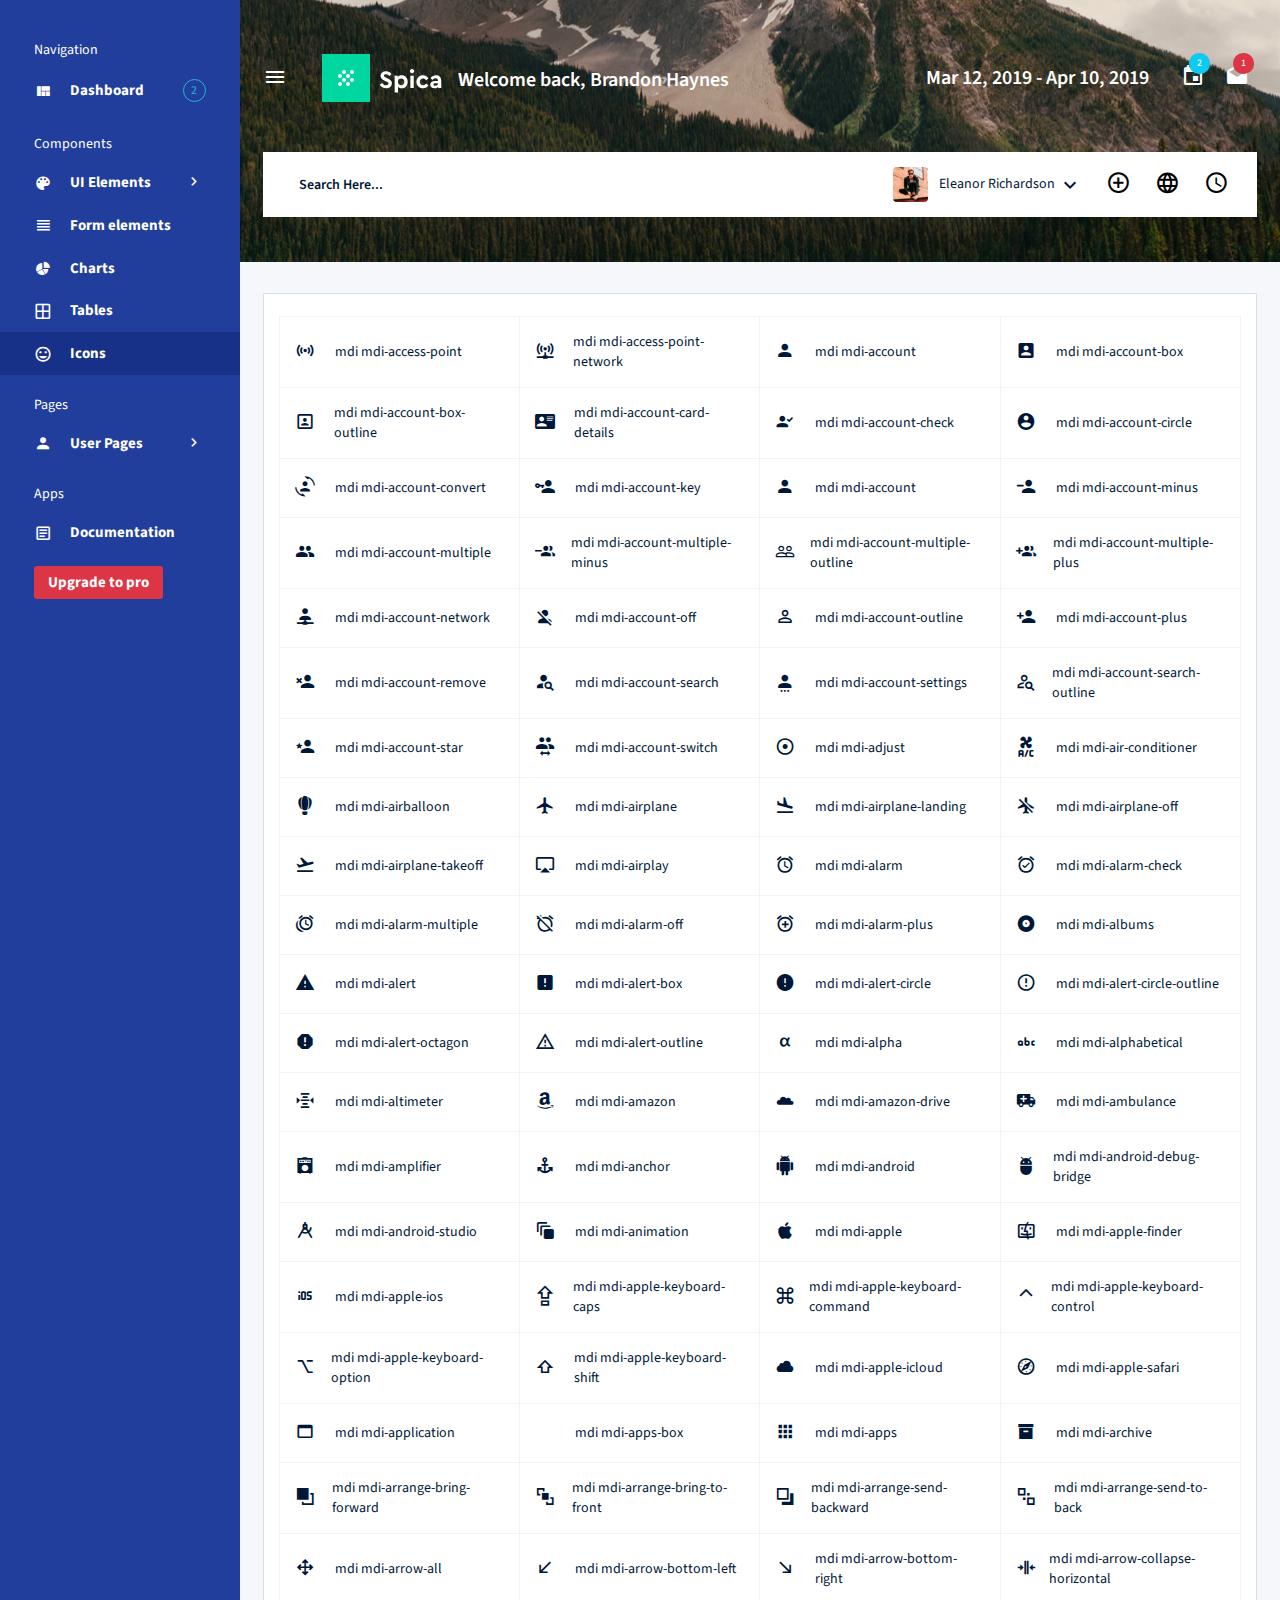
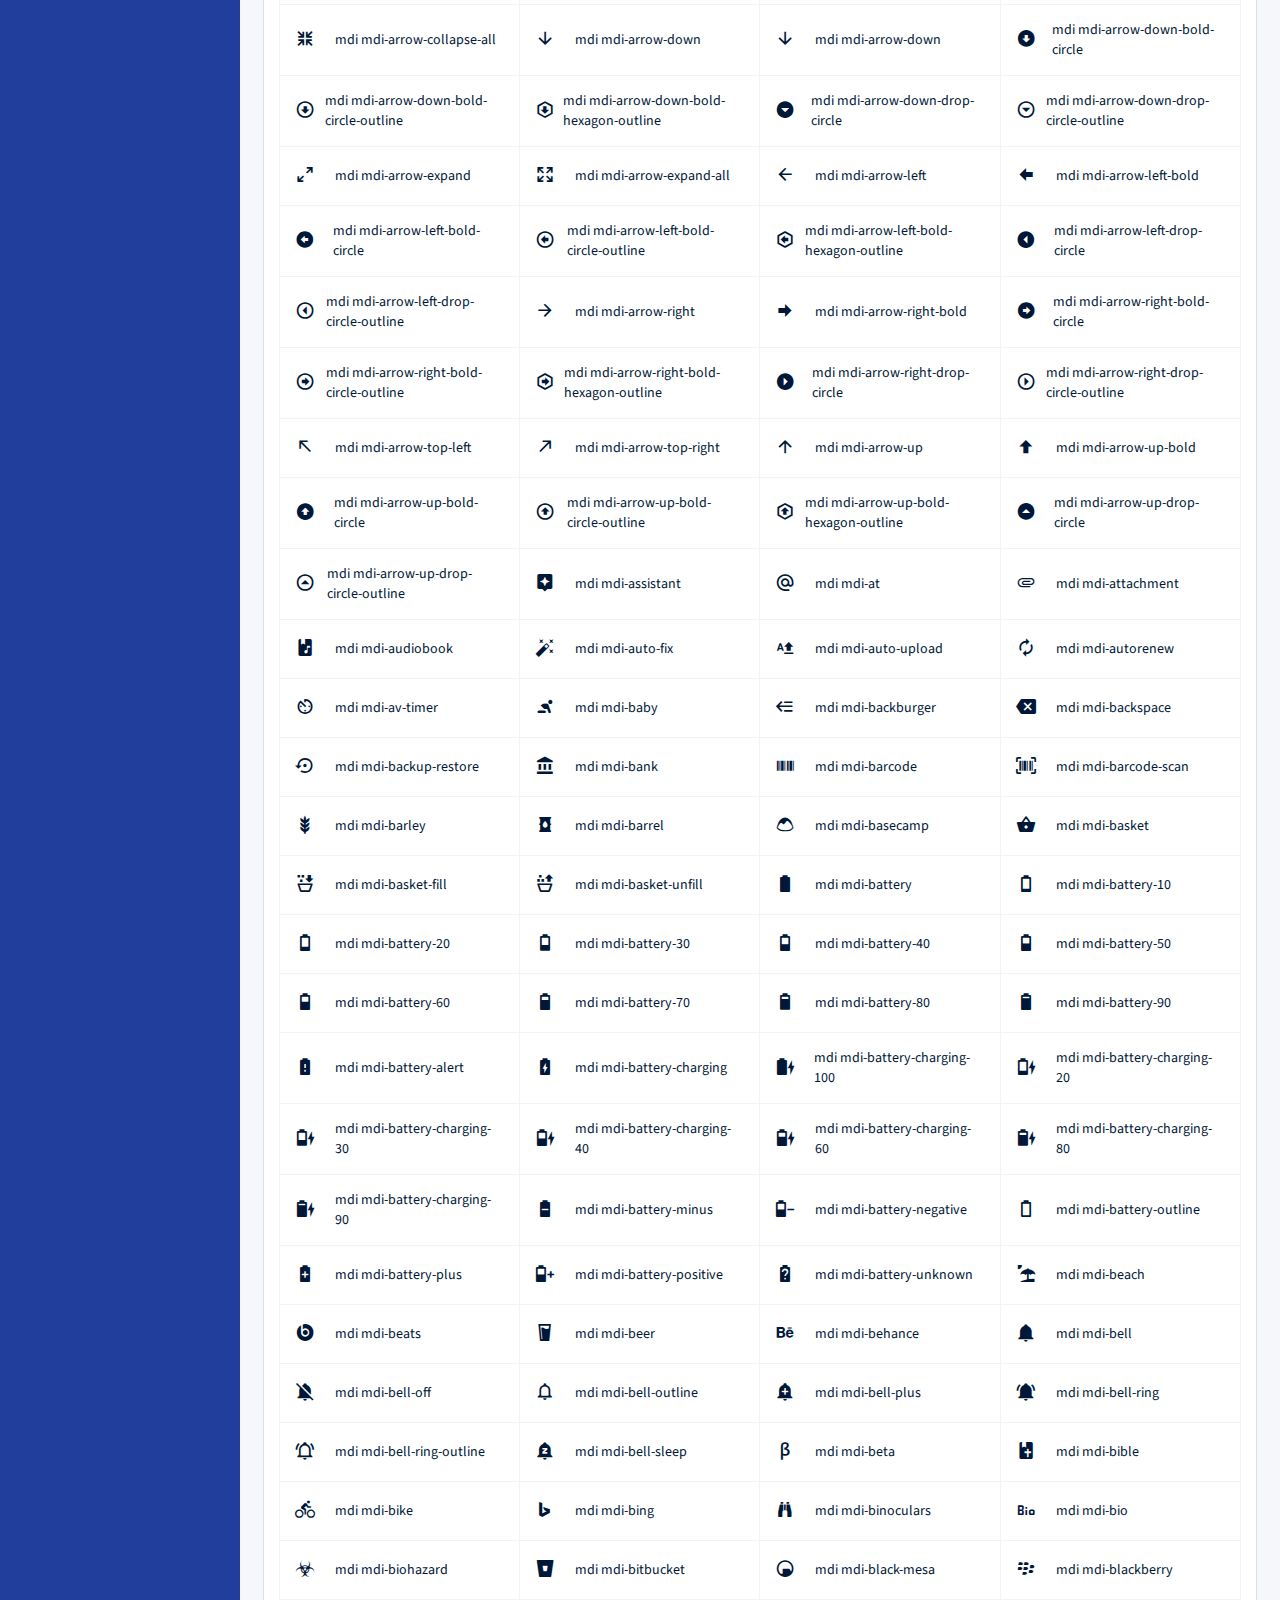
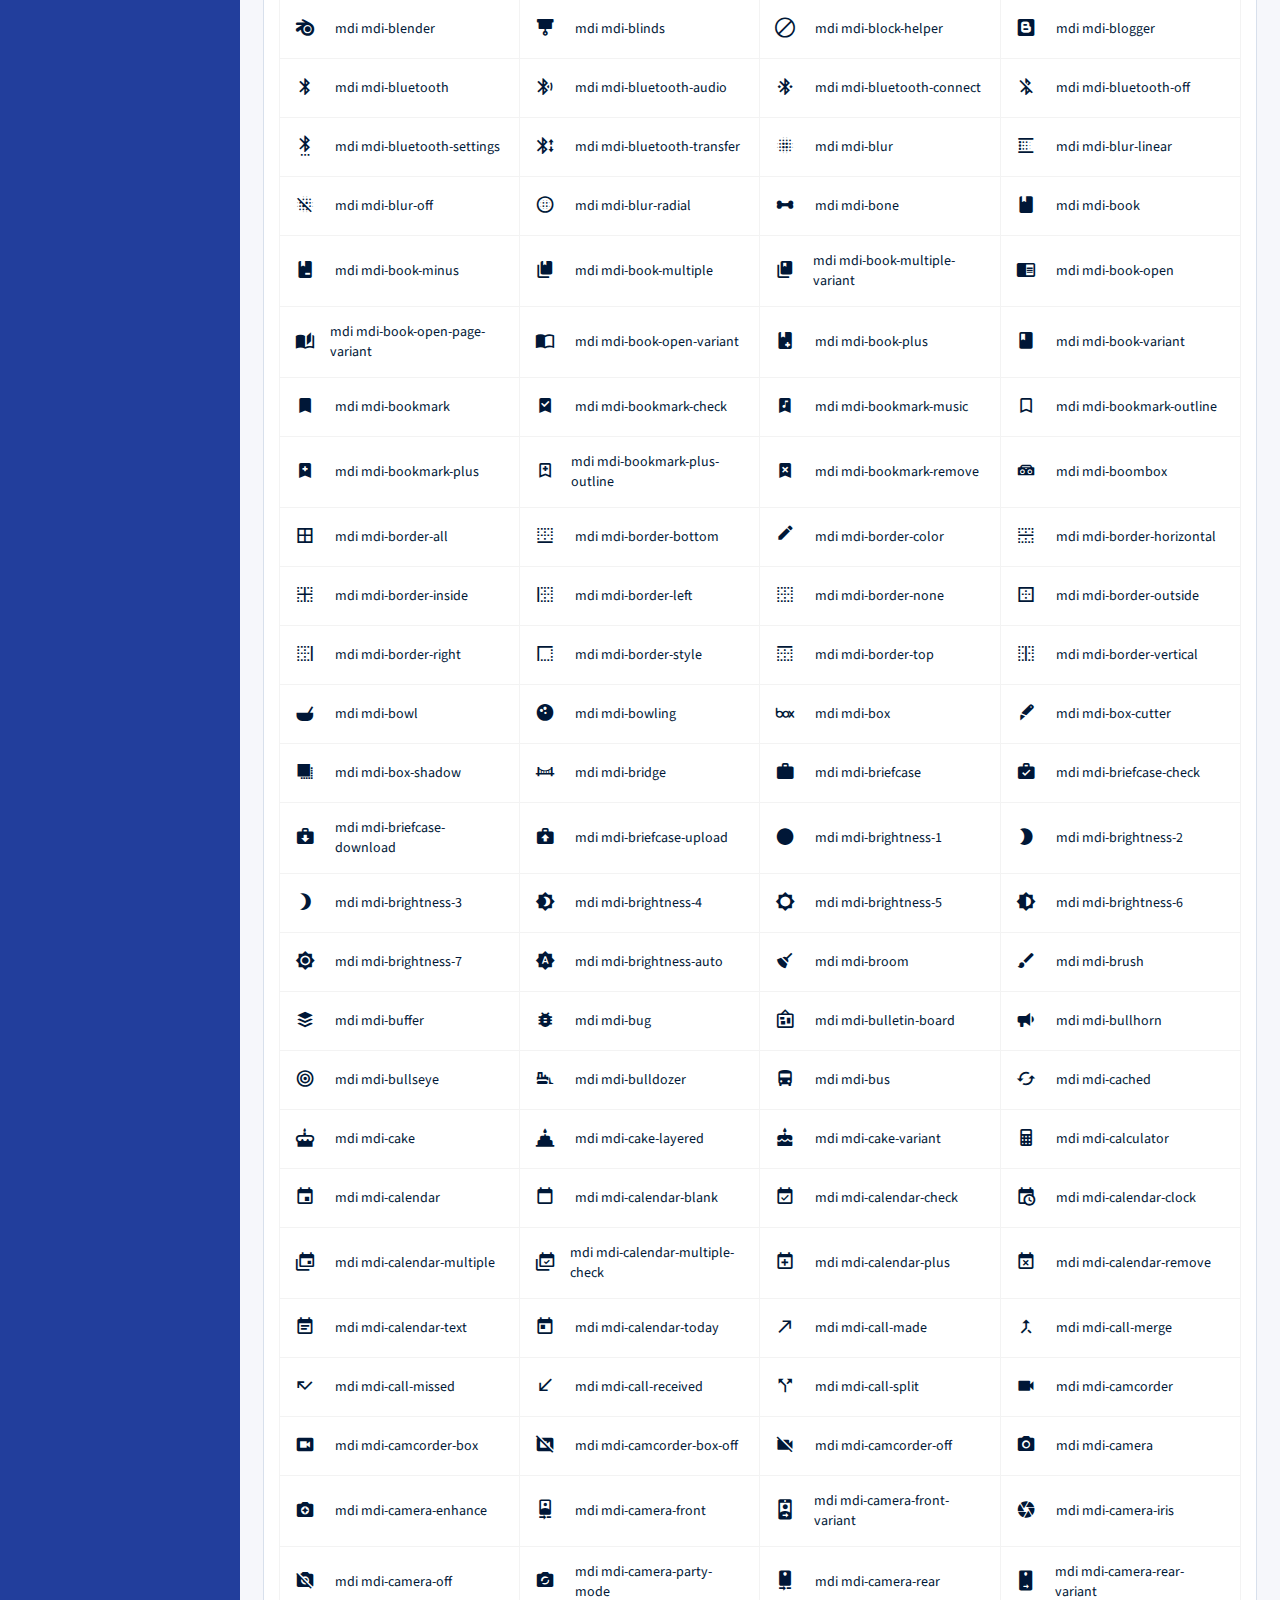
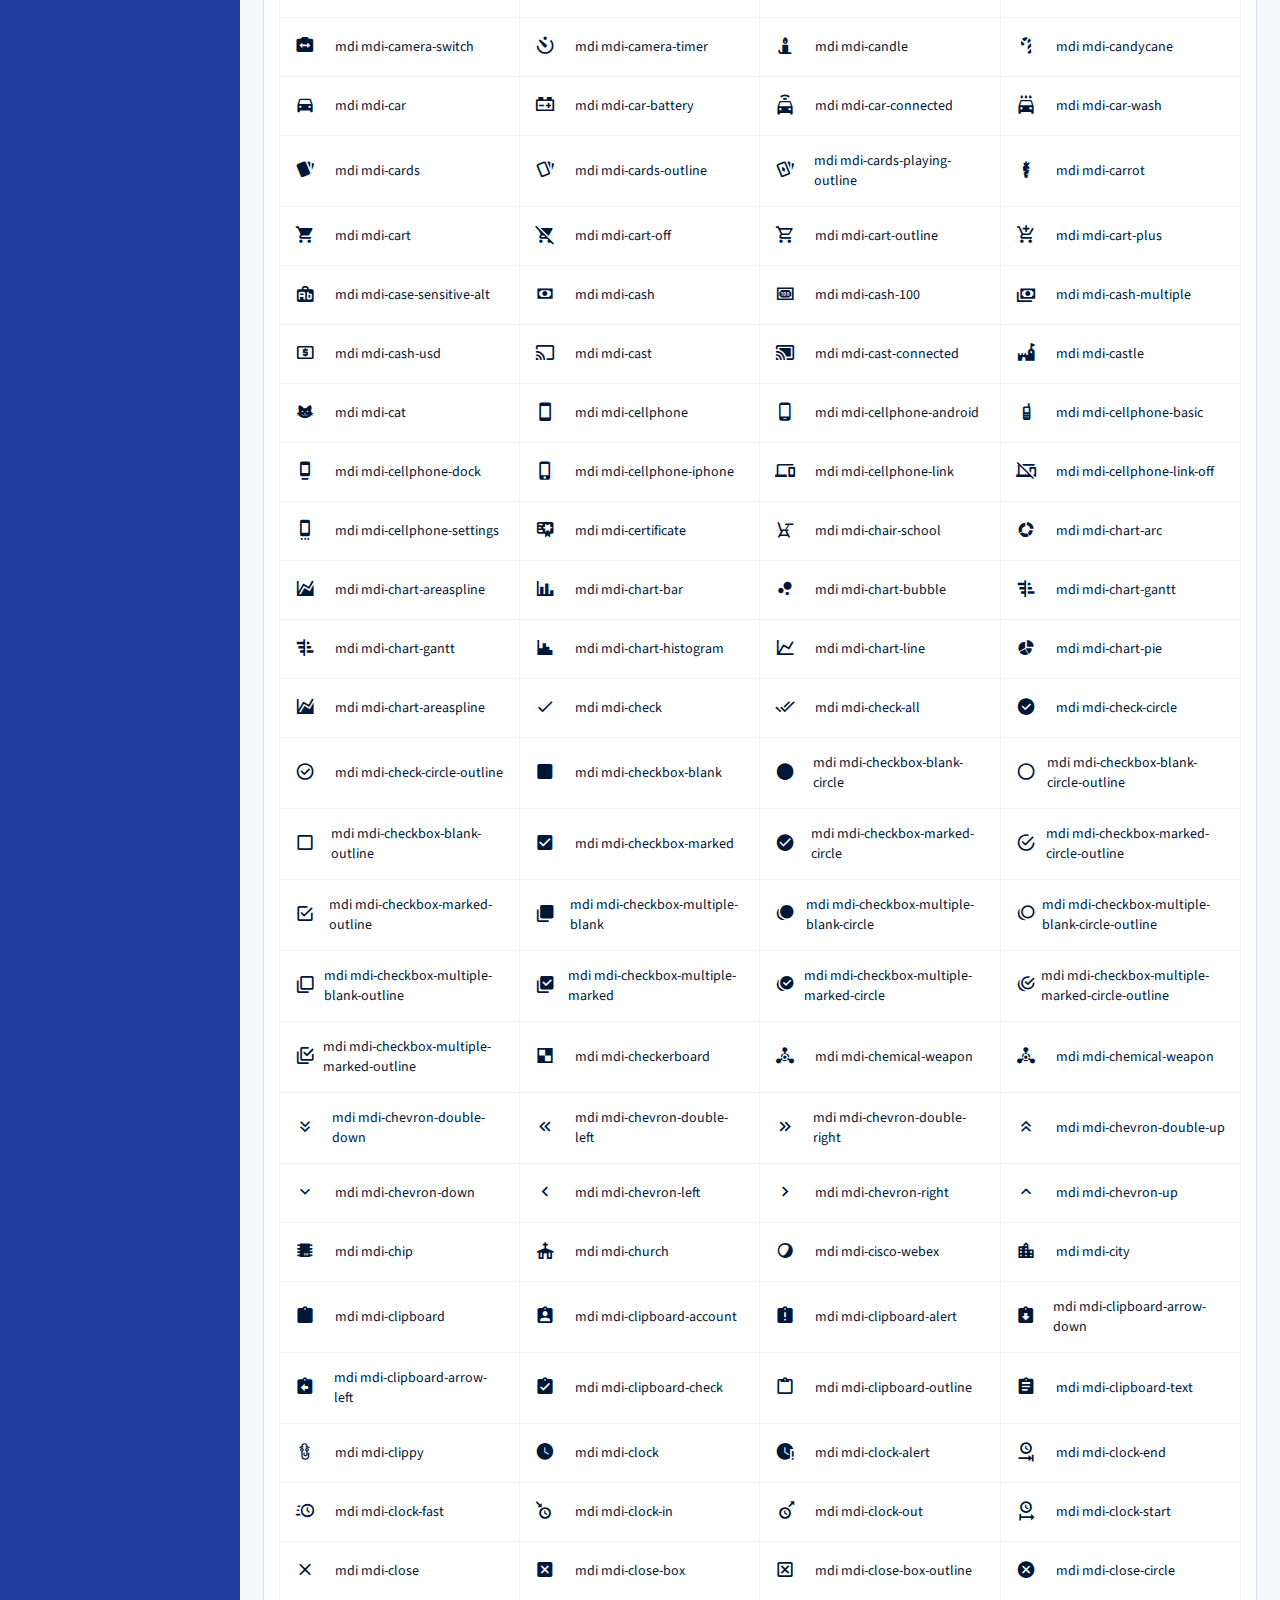
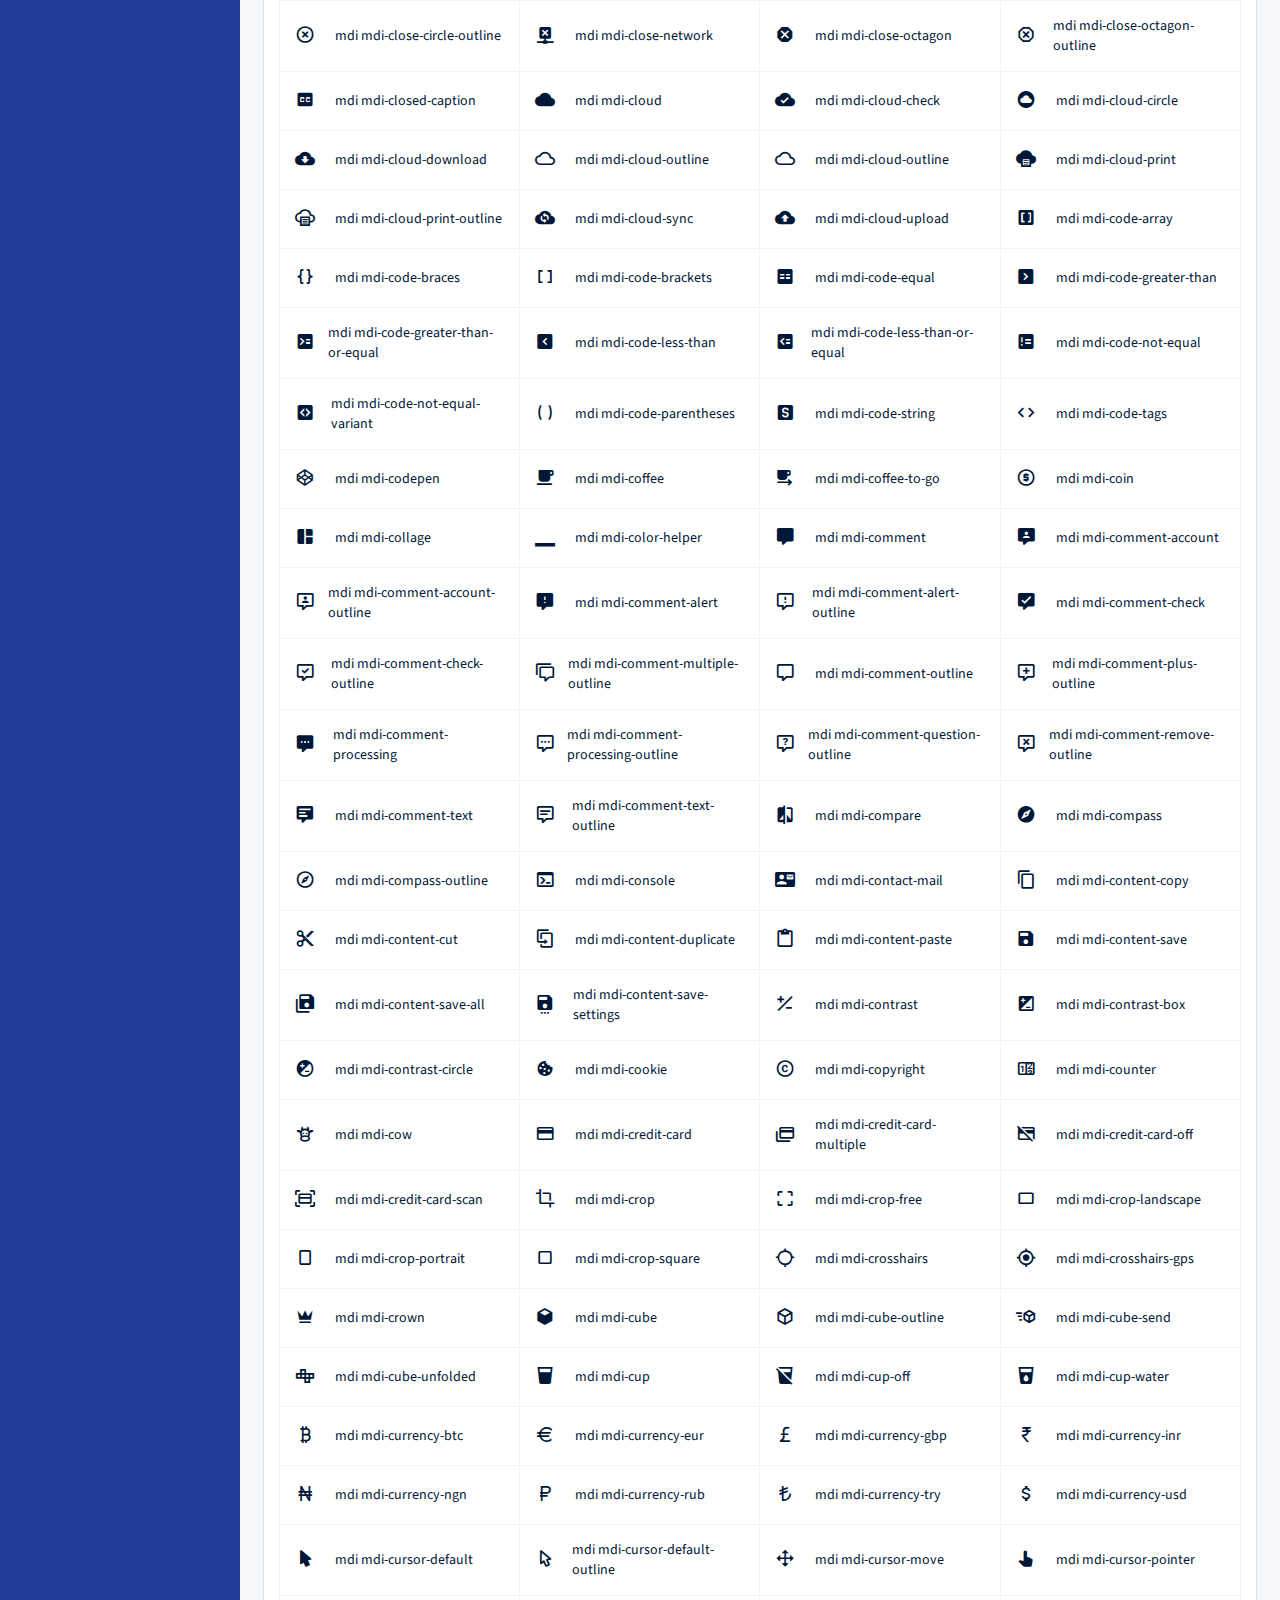
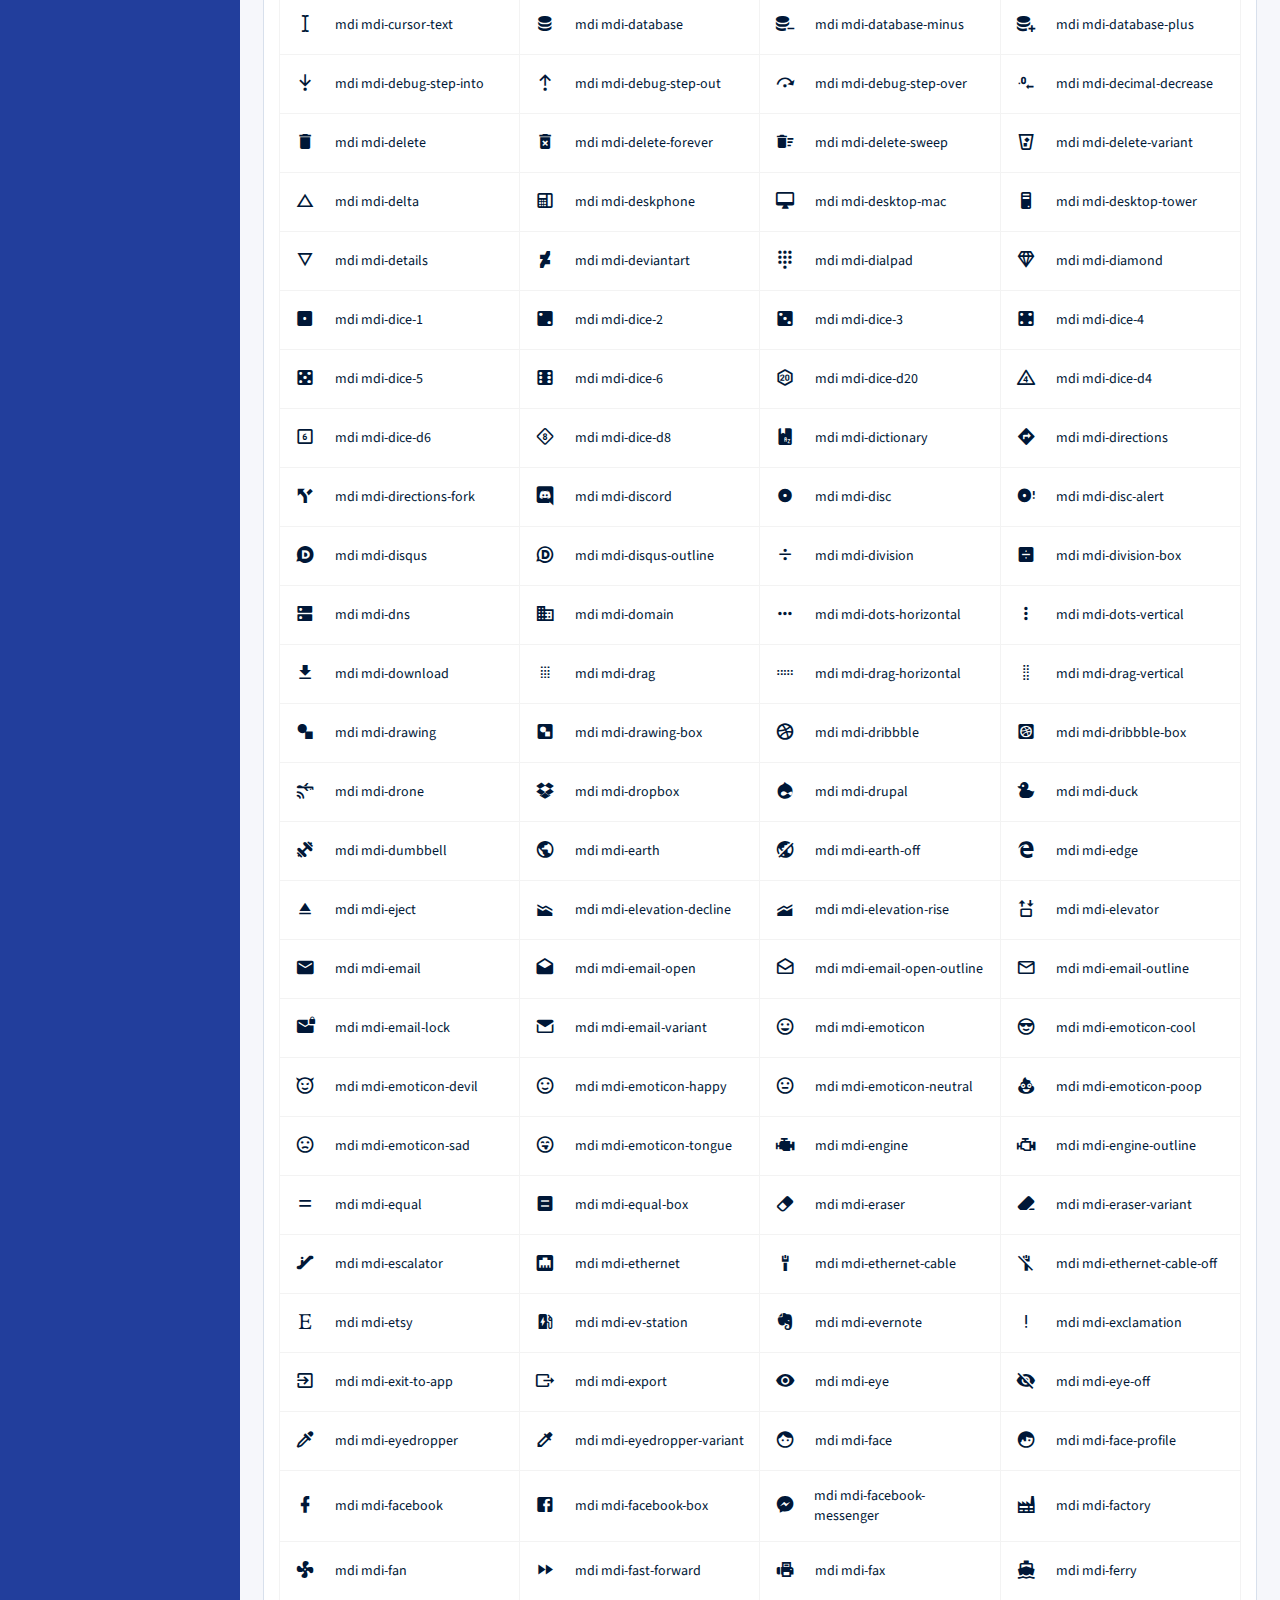
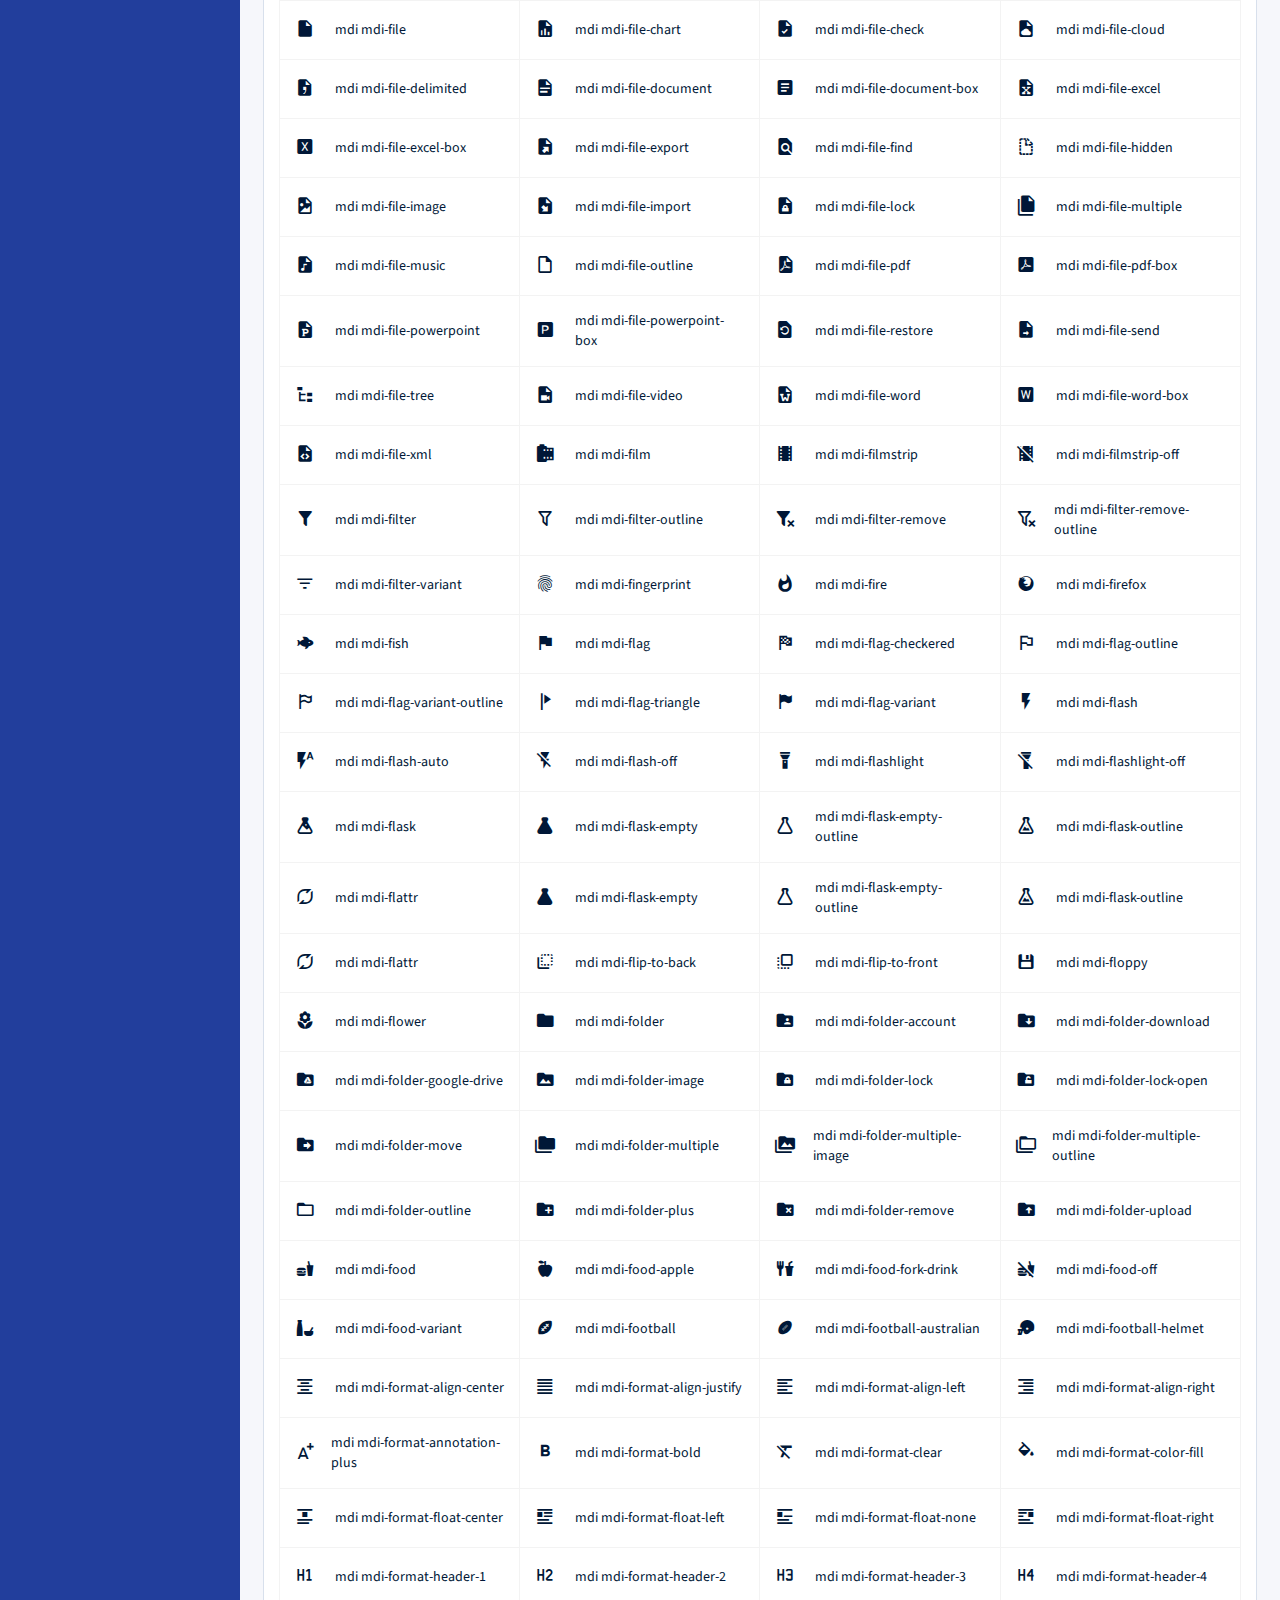
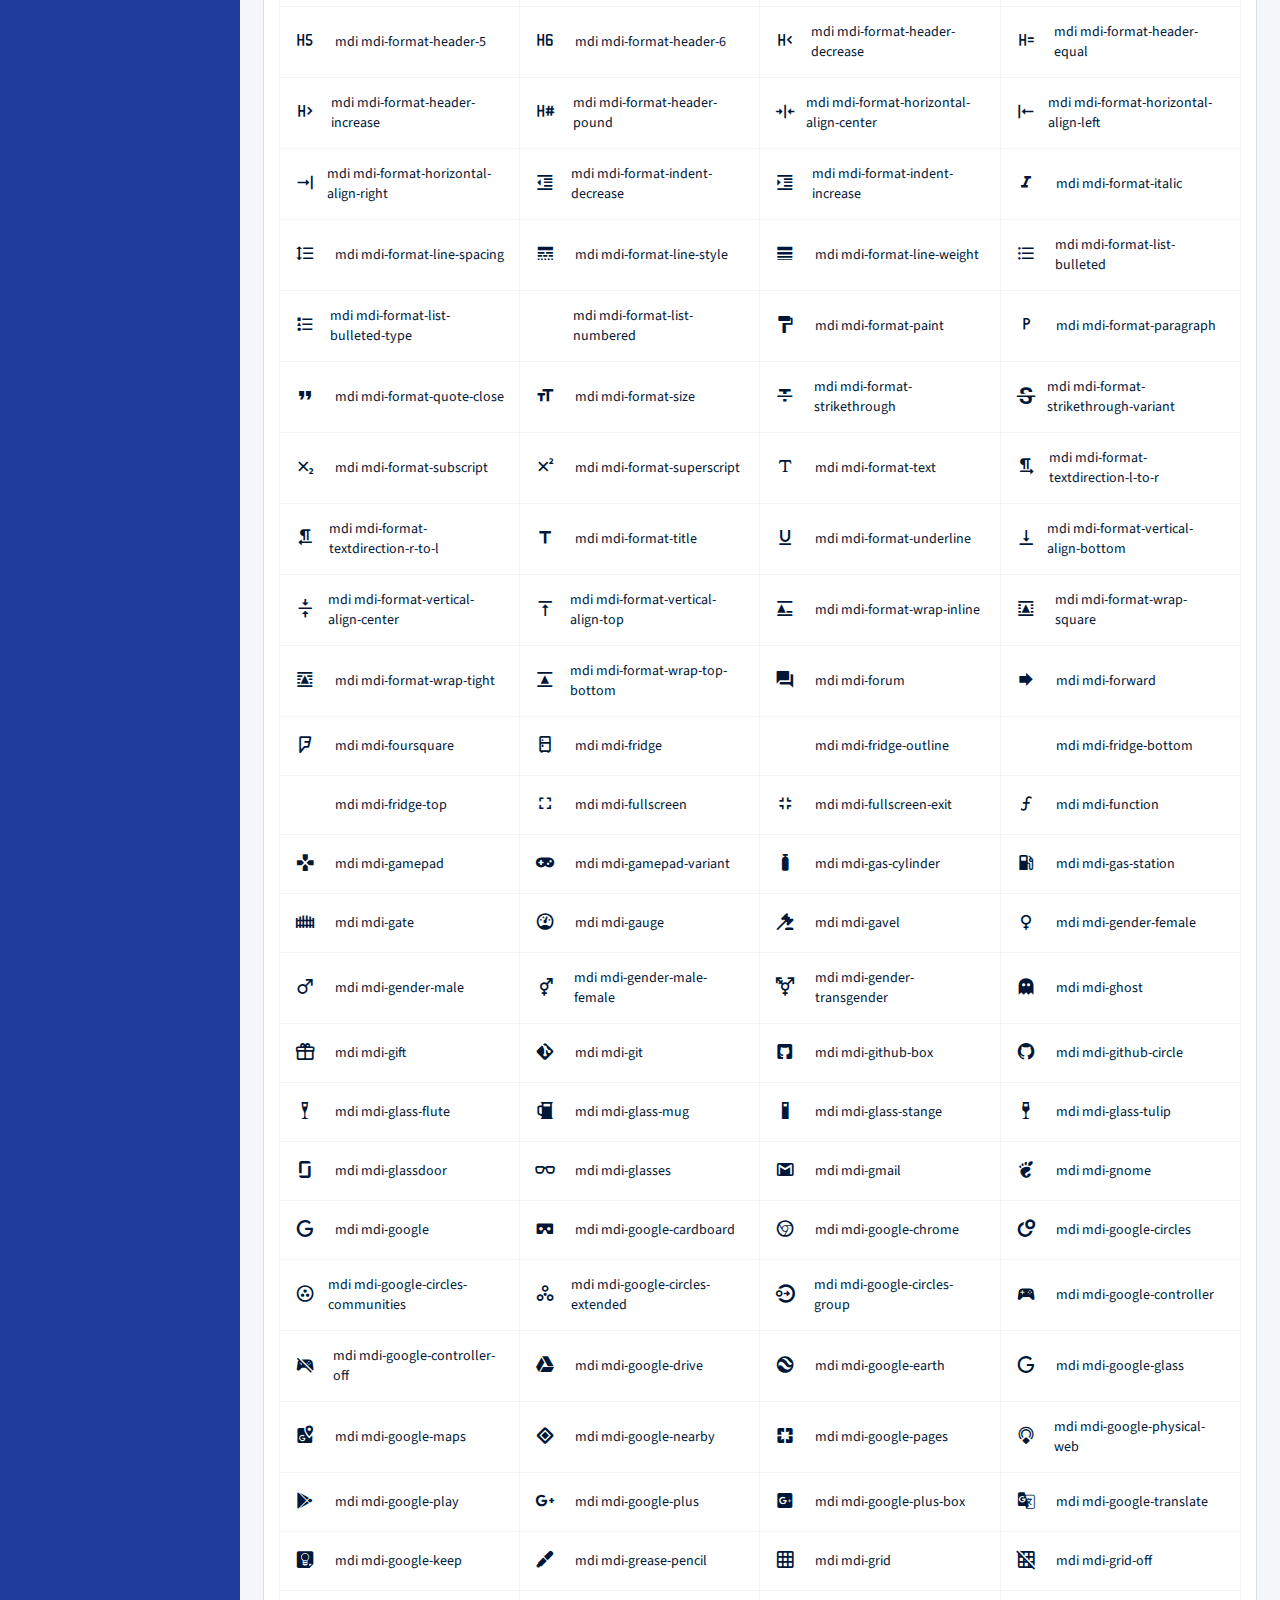
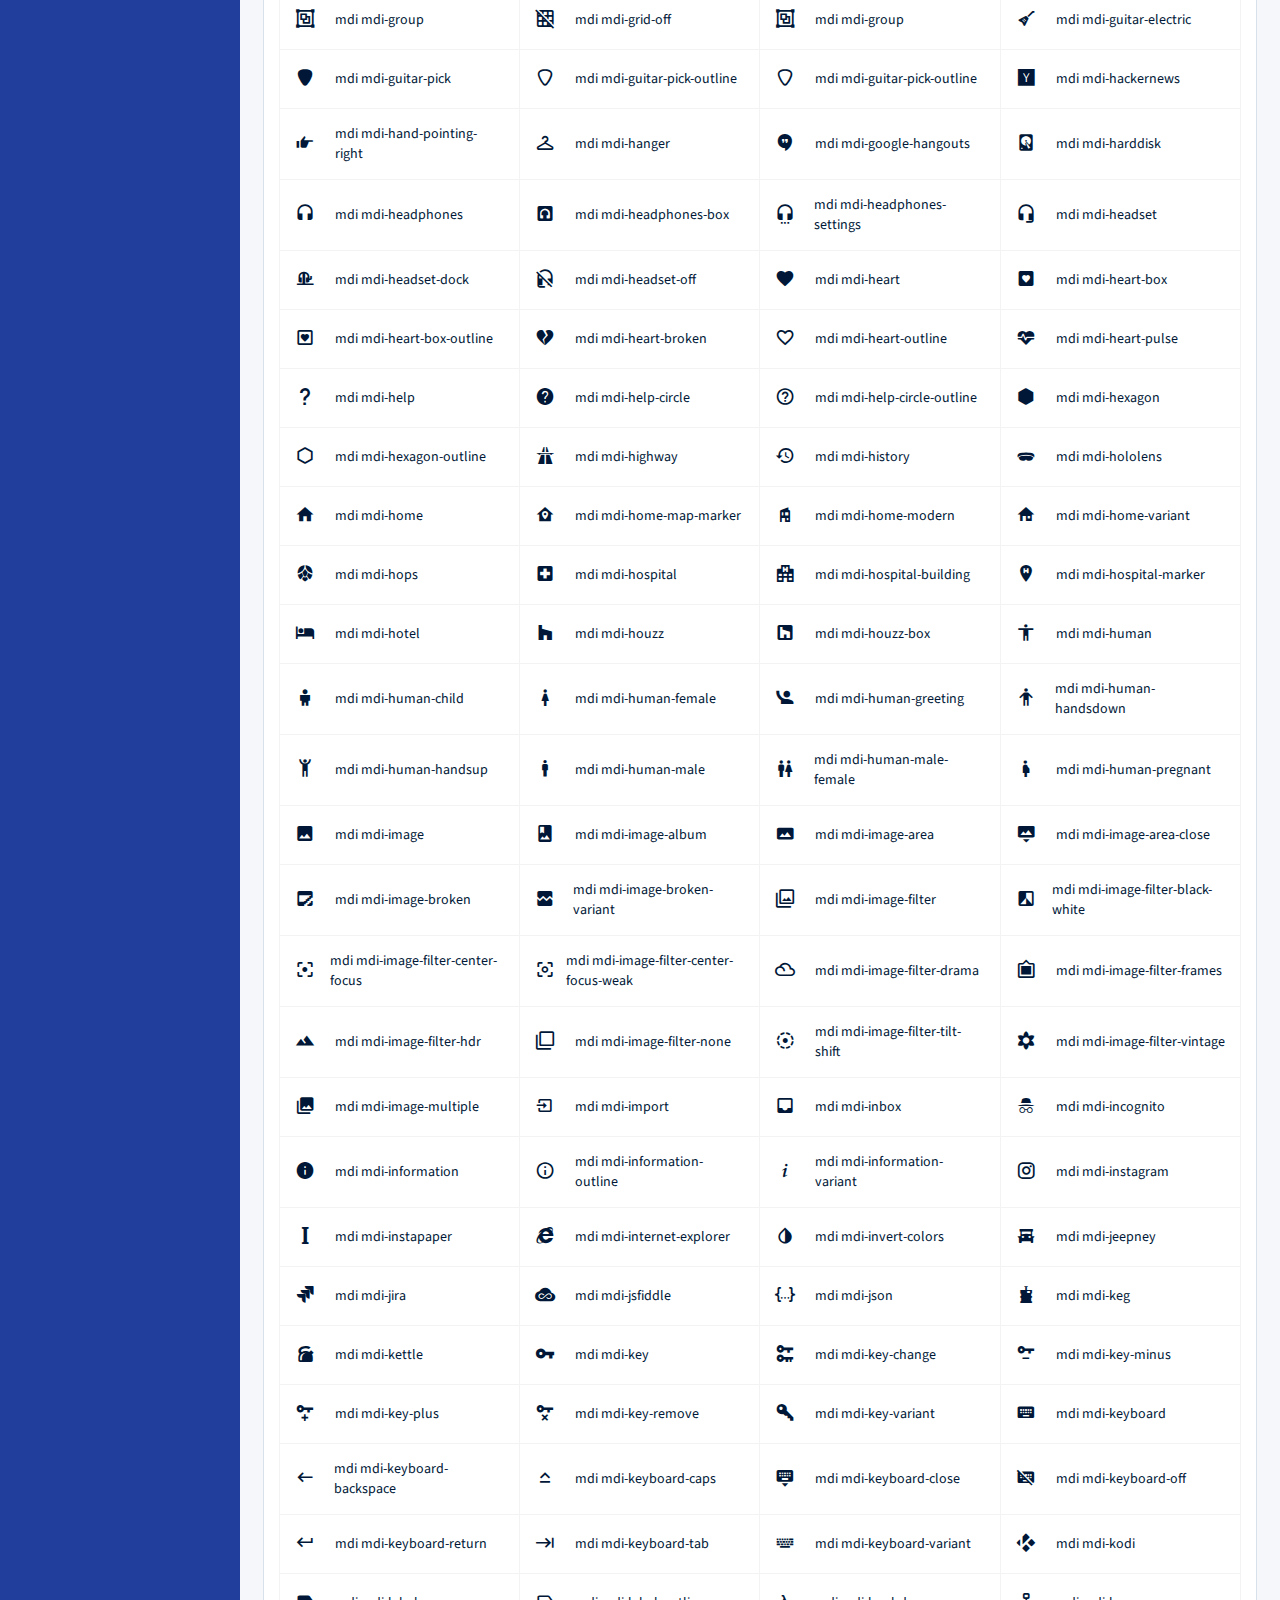
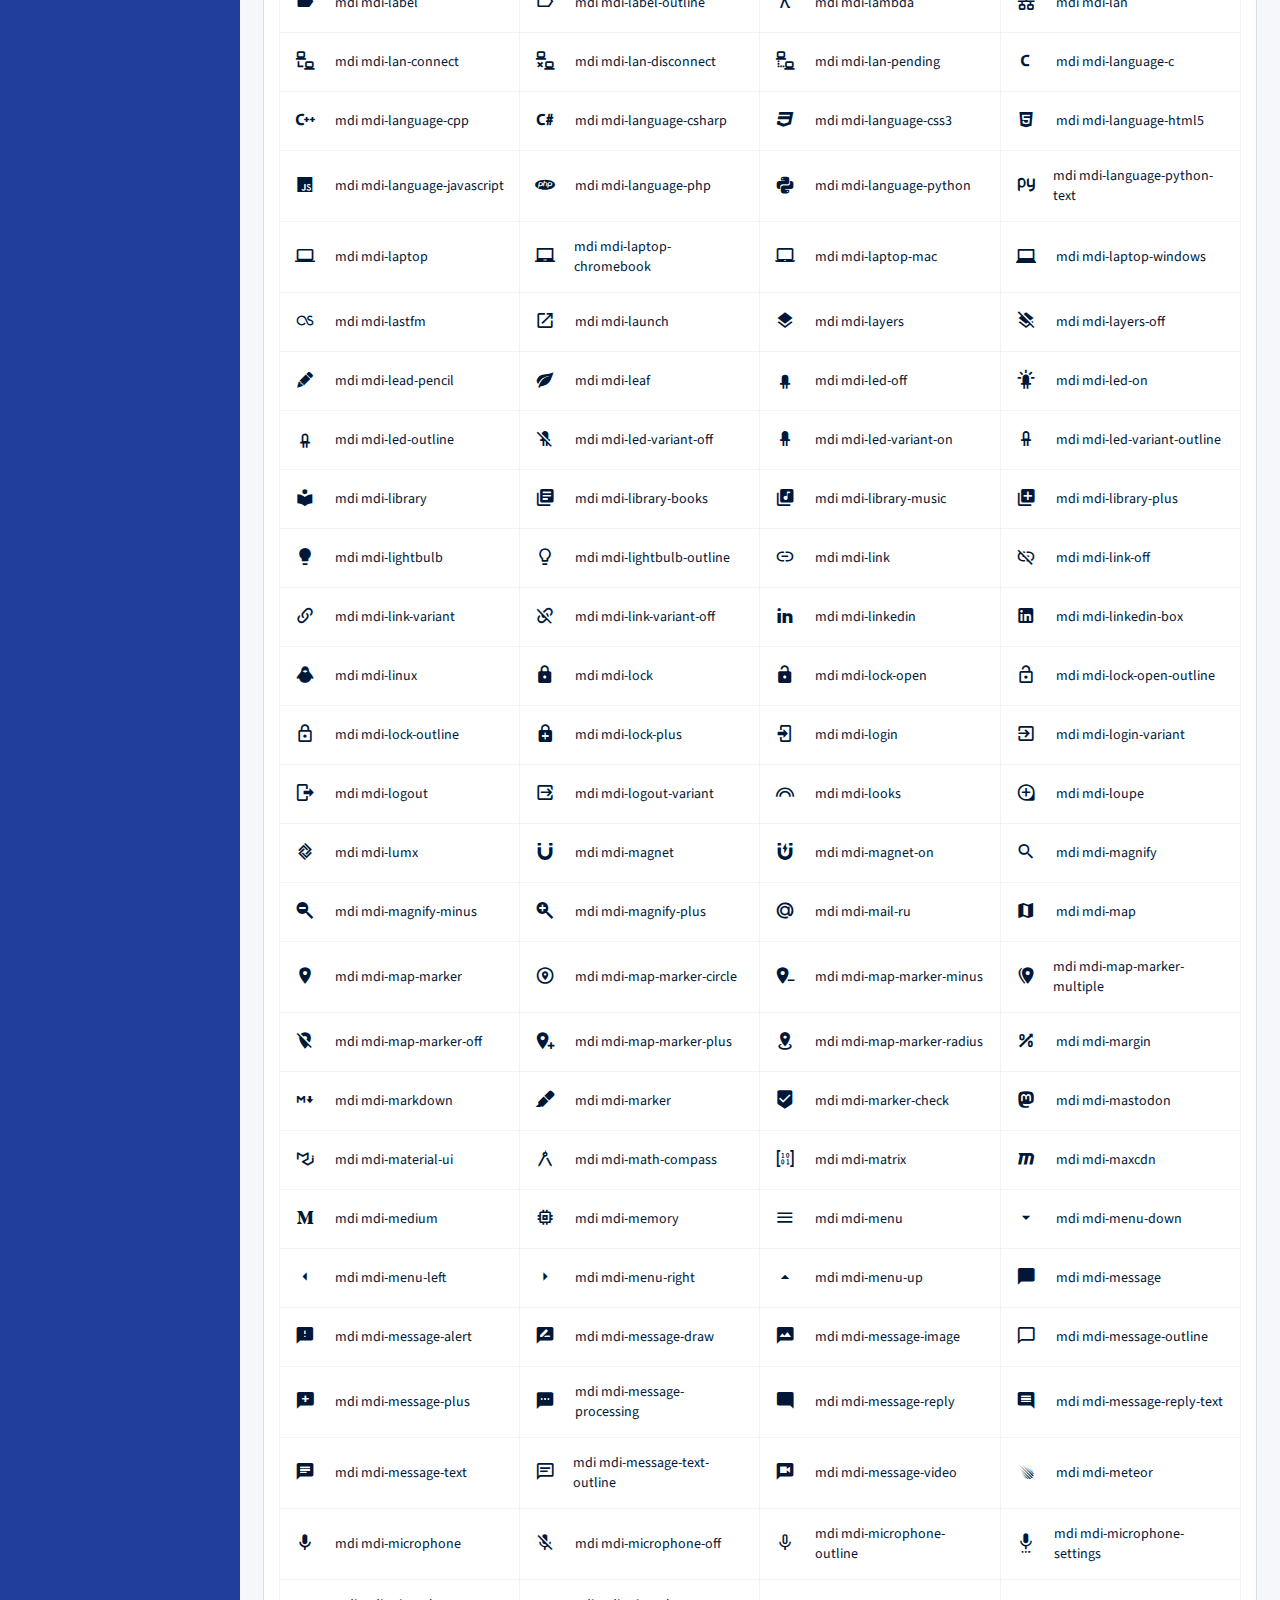
<file: website/static/User/pages/icons/mdi.html>
<!DOCTYPE html>
<html lang="en">

<head>
  <!-- Required meta tags -->
  <meta charset="utf-8">
  <meta name="viewport" content="width=device-width, initial-scale=1, shrink-to-fit=no">
  <title>Spica Admin</title>
  <!-- base:css -->
  <link rel="stylesheet" href="../../vendors/mdi/css/materialdesignicons.min.css">
  <link rel="stylesheet" href="../../vendors/css/vendor.bundle.base.css">
  <!-- endinject -->
  <!-- inject:css -->
  <link rel="stylesheet" href="../../css/style.css">
  <!-- endinject -->
  <link rel="shortcut icon" href="../../images/favicon.png" />
</head>

<body>
  <div class="container-scroller d-flex">
    <!-- partial:../../partials/_sidebar.html -->
    
    <nav class="sidebar sidebar-offcanvas" id="sidebar">
      <ul class="nav">
        <li class="nav-item sidebar-category">
          <p>Navigation</p>
          <span></span>
        </li>
        <li class="nav-item">
          <a class="nav-link" href="../../index.html">
            <i class="mdi mdi-view-quilt menu-icon"></i>
            <span class="menu-title">Dashboard</span>
            <div class="badge badge-info badge-pill">2</div>
          </a>
        </li>
        <li class="nav-item sidebar-category">
          <p>Components</p>
          <span></span>
        </li>
        <li class="nav-item">
          <a class="nav-link" data-bs-toggle="collapse" href="#ui-basic" aria-expanded="false" aria-controls="ui-basic">
            <i class="mdi mdi-palette menu-icon"></i>
            <span class="menu-title">UI Elements</span>
            <i class="menu-arrow"></i>
          </a>
          <div class="collapse" id="ui-basic">
            <ul class="nav flex-column sub-menu">
              <li class="nav-item"> <a class="nav-link" href="../../pages/ui-features/buttons.html">Buttons</a></li>
              <li class="nav-item"> <a class="nav-link" href="../../pages/ui-features/typography.html">Typography</a></li>
            </ul>
          </div>
        </li>
        <li class="nav-item">
          <a class="nav-link" href="../../pages/forms/basic_elements.html">
            <i class="mdi mdi-view-headline menu-icon"></i>
            <span class="menu-title">Form elements</span>
          </a>
        </li>
        <li class="nav-item">
          <a class="nav-link" href="../../pages/charts/chartjs.html">
            <i class="mdi mdi-chart-pie menu-icon"></i>
            <span class="menu-title">Charts</span>
          </a>
        </li>
        <li class="nav-item">
          <a class="nav-link" href="../../pages/tables/basic-table.html">
            <i class="mdi mdi-grid-large menu-icon"></i>
            <span class="menu-title">Tables</span>
          </a>
        </li>
        <li class="nav-item">
          <a class="nav-link" href="../../pages/icons/mdi.html">
            <i class="mdi mdi-emoticon menu-icon"></i>
            <span class="menu-title">Icons</span>
          </a>
        </li>
        <li class="nav-item sidebar-category">
          <p>Pages</p>
          <span></span>
        </li>
        <li class="nav-item">
          <a class="nav-link" data-bs-toggle="collapse" href="#auth" aria-expanded="false" aria-controls="auth">
            <i class="mdi mdi-account menu-icon"></i>
            <span class="menu-title">User Pages</span>
            <i class="menu-arrow"></i>
          </a>
          <div class="collapse" id="auth">
            <ul class="nav flex-column sub-menu">
              <li class="nav-item"> <a class="nav-link" href="../../pages/samples/login.html"> Login </a></li>
              <li class="nav-item"> <a class="nav-link" href="../../pages/samples/login-2.html"> Login 2 </a></li>
              <li class="nav-item"> <a class="nav-link" href="../../pages/samples/register.html"> Register </a></li>
              <li class="nav-item"> <a class="nav-link" href="../../pages/samples/register-2.html"> Register 2 </a></li>
              <li class="nav-item"> <a class="nav-link" href="../../pages/samples/lock-screen.html"> Lockscreen </a></li>
            </ul>
          </div>
        </li>
        <li class="nav-item sidebar-category">
          <p>Apps</p>
          <span></span>
        </li>
        <li class="nav-item">
          <a class="nav-link" href="../../docs/documentation.html">
            <i class="mdi mdi-file-document-box-outline menu-icon"></i>
            <span class="menu-title">Documentation</span>
          </a>
        </li>
        <li class="nav-item">
          <a class="nav-link" href="https://www.bootstrapdash.com/product/spica-admin/">
            <button class="btn bg-danger btn-sm menu-title">Upgrade to pro</button>
          </a>
        </li>
      </ul>
    </nav>
    
    <!-- partial -->
    <div class="container-fluid page-body-wrapper">
      <!-- partial:../../partials/_navbar.html -->
      <nav class="navbar col-lg-12 col-12 px-0 py-0 py-lg-4 d-flex flex-row">
        <div class="navbar-menu-wrapper d-flex align-items-center justify-content-end">
          <button class="navbar-toggler navbar-toggler align-self-center" type="button" data-toggle="minimize">
            <span class="mdi mdi-menu"></span>
          </button>
          <div class="navbar-brand-wrapper">
            <a class="navbar-brand brand-logo" href="../../index.html"><img src="../../images/logo.svg" alt="logo"/></a>
            <a class="navbar-brand brand-logo-mini" href="../../index.html"><img src="../../images/logo-mini.svg" alt="logo"/></a>
          </div>
          <h4 class="font-weight-bold mb-0 d-none d-md-block mt-1">Welcome back, Brandon Haynes</h4>
          <ul class="navbar-nav navbar-nav-right">
            <li class="nav-item">
              <h4 class="mb-0 font-weight-bold d-none d-xl-block">Mar 12, 2019 - Apr 10, 2019</h4>
            </li>
            <li class="nav-item dropdown me-1">
              <a class="nav-link count-indicator dropdown-toggle d-flex justify-content-center align-items-center" id="messageDropdown" href="#" data-bs-toggle="dropdown">
                <i class="mdi mdi-calendar mx-0"></i>
                <span class="count bg-info">2</span>
              </a>
              <div class="dropdown-menu dropdown-menu-right navbar-dropdown preview-list" aria-labelledby="messageDropdown">
                <p class="mb-0 font-weight-normal float-left dropdown-header">Messages</p>
                <a class="dropdown-item preview-item">
                  <div class="preview-thumbnail">
                      <img src="../../images/faces/face4.jpg" alt="image" class="profile-pic">
                  </div>
                  <div class="preview-item-content flex-grow">
                    <h6 class="preview-subject ellipsis font-weight-normal">David Grey
                    </h6>
                    <p class="font-weight-light small-text text-muted mb-0">
                      The meeting is cancelled
                    </p>
                  </div>
                </a>
                <a class="dropdown-item preview-item">
                  <div class="preview-thumbnail">
                      <img src="../../images/faces/face2.jpg" alt="image" class="profile-pic">
                  </div>
                  <div class="preview-item-content flex-grow">
                    <h6 class="preview-subject ellipsis font-weight-normal">Tim Cook
                    </h6>
                    <p class="font-weight-light small-text text-muted mb-0">
                      New product launch
                    </p>
                  </div>
                </a>
                <a class="dropdown-item preview-item">
                  <div class="preview-thumbnail">
                      <img src="../../images/faces/face3.jpg" alt="image" class="profile-pic">
                  </div>
                  <div class="preview-item-content flex-grow">
                    <h6 class="preview-subject ellipsis font-weight-normal"> Johnson
                    </h6>
                    <p class="font-weight-light small-text text-muted mb-0">
                      Upcoming board meeting
                    </p>
                  </div>
                </a>
              </div>
            </li>
            <li class="nav-item dropdown me-2">
              <a class="nav-link count-indicator dropdown-toggle d-flex align-items-center justify-content-center" id="notificationDropdown" href="#" data-bs-toggle="dropdown">
                <i class="mdi mdi-email-open mx-0"></i>
                <span class="count bg-danger">1</span>
              </a>
              <div class="dropdown-menu dropdown-menu-right navbar-dropdown preview-list" aria-labelledby="notificationDropdown">
                <p class="mb-0 font-weight-normal float-left dropdown-header">Notifications</p>
                <a class="dropdown-item preview-item">
                  <div class="preview-thumbnail">
                    <div class="preview-icon bg-success">
                      <i class="mdi mdi-information mx-0"></i>
                    </div>
                  </div>
                  <div class="preview-item-content">
                    <h6 class="preview-subject font-weight-normal">Application Error</h6>
                    <p class="font-weight-light small-text mb-0 text-muted">
                      Just now
                    </p>
                  </div>
                </a>
                <a class="dropdown-item preview-item">
                  <div class="preview-thumbnail">
                    <div class="preview-icon bg-warning">
                      <i class="mdi mdi-settings mx-0"></i>
                    </div>
                  </div>
                  <div class="preview-item-content">
                    <h6 class="preview-subject font-weight-normal">Settings</h6>
                    <p class="font-weight-light small-text mb-0 text-muted">
                      Private message
                    </p>
                  </div>
                </a>
                <a class="dropdown-item preview-item">
                  <div class="preview-thumbnail">
                    <div class="preview-icon bg-info">
                      <i class="mdi mdi-account-box mx-0"></i>
                    </div>
                  </div>
                  <div class="preview-item-content">
                    <h6 class="preview-subject font-weight-normal">New user registration</h6>
                    <p class="font-weight-light small-text mb-0 text-muted">
                      2 days ago
                    </p>
                  </div>
                </a>
              </div>
            </li>
          </ul>
          <button class="navbar-toggler navbar-toggler-right d-lg-none align-self-center" type="button" data-toggle="offcanvas">
            <span class="mdi mdi-menu"></span>
          </button>
        </div>
        <div class="navbar-menu-wrapper navbar-search-wrapper d-none d-lg-flex align-items-center">
          <ul class="navbar-nav mr-lg-2">
            <li class="nav-item nav-search d-none d-lg-block">
              <div class="input-group">
                <input type="text" class="form-control" placeholder="Search Here..." aria-label="search" aria-describedby="search">
              </div>
            </li>
          </ul>
          <ul class="navbar-nav navbar-nav-right">
            <li class="nav-item nav-profile dropdown">
              <a class="nav-link dropdown-toggle" href="#" data-bs-toggle="dropdown" id="profileDropdown">
                <img src="../../images/faces/face5.jpg" alt="profile"/>
                <span class="nav-profile-name">Eleanor Richardson</span>
              </a>
              <div class="dropdown-menu dropdown-menu-right navbar-dropdown" aria-labelledby="profileDropdown">
                <a class="dropdown-item">
                  <i class="mdi mdi-settings text-primary"></i>
                  Settings
                </a>
                <a class="dropdown-item">
                  <i class="mdi mdi-logout text-primary"></i>
                  Logout
                </a>
              </div>
            </li>
            <li class="nav-item">
              <a href="#" class="nav-link icon-link">
                <i class="mdi mdi-plus-circle-outline"></i>
              </a>
            </li>
            <li class="nav-item">
              <a href="#" class="nav-link icon-link">
                <i class="mdi mdi-web"></i>
              </a>
            </li>
            <li class="nav-item">
              <a href="#" class="nav-link icon-link">
                <i class="mdi mdi-clock-outline"></i>
              </a>
            </li>
          </ul>
        </div>
      </nav>
      <!-- partial -->
      <div class="main-panel">        
        <div class="content-wrapper">
          <div class="row">
            <div class="col-lg-12 grid-margin">
              <div class="card">
                <div class="card-body">
                    <div class="row icons-list">
                        <div class="col-sm-6 col-md-4 col-lg-3">
                          <i class="mdi mdi-access-point"></i> mdi mdi-access-point </div>
                        <div class="col-sm-6 col-md-4 col-lg-3">
                          <i class="mdi mdi-access-point-network"></i> mdi mdi-access-point-network </div>
                        <div class="col-sm-6 col-md-4 col-lg-3">
                          <i class="mdi mdi-account"></i> mdi mdi-account </div>
                        <div class="col-sm-6 col-md-4 col-lg-3">
                          <i class="mdi mdi-account-box"></i> mdi mdi-account-box </div>
                        <div class="col-sm-6 col-md-4 col-lg-3">
                          <i class="mdi mdi-account-box-outline"></i> mdi mdi-account-box-outline </div>
                        <div class="col-sm-6 col-md-4 col-lg-3">
                          <i class="mdi mdi-account-card-details"></i> mdi mdi-account-card-details </div>
                        <div class="col-sm-6 col-md-4 col-lg-3">
                          <i class="mdi mdi-account-check"></i> mdi mdi-account-check </div>
                        <div class="col-sm-6 col-md-4 col-lg-3">
                          <i class="mdi mdi-account-circle"></i> mdi mdi-account-circle </div>
                        <div class="col-sm-6 col-md-4 col-lg-3">
                          <i class="mdi mdi-account-convert"></i> mdi mdi-account-convert </div>
                        <div class="col-sm-6 col-md-4 col-lg-3">
                          <i class="mdi mdi-account-key"></i> mdi mdi-account-key </div>
                        <div class="col-sm-6 col-md-4 col-lg-3">
                          <i class="mdi mdi-account"></i> mdi mdi-account </div>
                        <div class="col-sm-6 col-md-4 col-lg-3">
                          <i class="mdi mdi-account-minus"></i> mdi mdi-account-minus </div>
                        <div class="col-sm-6 col-md-4 col-lg-3">
                          <i class="mdi mdi-account-multiple"></i> mdi mdi-account-multiple </div>
                        <div class="col-sm-6 col-md-4 col-lg-3">
                          <i class="mdi mdi-account-multiple-minus"></i> mdi mdi-account-multiple-minus </div>
                        <div class="col-sm-6 col-md-4 col-lg-3">
                          <i class="mdi mdi-account-multiple-outline"></i> mdi mdi-account-multiple-outline </div>
                        <div class="col-sm-6 col-md-4 col-lg-3">
                          <i class="mdi mdi-account-multiple-plus"></i> mdi mdi-account-multiple-plus </div>
                        <div class="col-sm-6 col-md-4 col-lg-3">
                          <i class="mdi mdi-account-network"></i> mdi mdi-account-network </div>
                        <div class="col-sm-6 col-md-4 col-lg-3">
                          <i class="mdi mdi-account-off"></i> mdi mdi-account-off </div>
                        <div class="col-sm-6 col-md-4 col-lg-3">
                          <i class="mdi mdi-account-outline"></i> mdi mdi-account-outline </div>
                        <div class="col-sm-6 col-md-4 col-lg-3">
                          <i class="mdi mdi-account-plus"></i> mdi mdi-account-plus </div>
                        <div class="col-sm-6 col-md-4 col-lg-3">
                          <i class="mdi mdi-account-remove"></i> mdi mdi-account-remove </div>
                        <div class="col-sm-6 col-md-4 col-lg-3">
                          <i class="mdi mdi-account-search"></i> mdi mdi-account-search </div>
                        <div class="col-sm-6 col-md-4 col-lg-3">
                          <i class="mdi mdi-account-settings"></i> mdi mdi-account-settings </div>
                        <div class="col-sm-6 col-md-4 col-lg-3">
                          <i class="mdi mdi-account-search-outline"></i> mdi mdi-account-search-outline </div>
                        <div class="col-sm-6 col-md-4 col-lg-3">
                          <i class="mdi mdi-account-star"></i> mdi mdi-account-star </div>
                        <div class="col-sm-6 col-md-4 col-lg-3">
                          <i class="mdi mdi-account-switch"></i> mdi mdi-account-switch </div>
                        <div class="col-sm-6 col-md-4 col-lg-3">
                          <i class="mdi mdi-adjust"></i> mdi mdi-adjust </div>
                        <div class="col-sm-6 col-md-4 col-lg-3">
                          <i class="mdi mdi-air-conditioner"></i> mdi mdi-air-conditioner </div>
                        <div class="col-sm-6 col-md-4 col-lg-3">
                          <i class="mdi mdi-airballoon"></i> mdi mdi-airballoon </div>
                        <div class="col-sm-6 col-md-4 col-lg-3">
                          <i class="mdi mdi-airplane"></i> mdi mdi-airplane </div>
                        <div class="col-sm-6 col-md-4 col-lg-3">
                          <i class="mdi mdi-airplane-landing"></i> mdi mdi-airplane-landing </div>
                        <div class="col-sm-6 col-md-4 col-lg-3">
                          <i class="mdi mdi-airplane-off"></i> mdi mdi-airplane-off </div>
                        <div class="col-sm-6 col-md-4 col-lg-3">
                          <i class="mdi mdi-airplane-takeoff"></i> mdi mdi-airplane-takeoff </div>
                        <div class="col-sm-6 col-md-4 col-lg-3">
                          <i class="mdi mdi-airplay"></i> mdi mdi-airplay </div>
                        <div class="col-sm-6 col-md-4 col-lg-3">
                          <i class="mdi mdi-alarm"></i> mdi mdi-alarm </div>
                        <div class="col-sm-6 col-md-4 col-lg-3">
                          <i class="mdi mdi-alarm-check"></i> mdi mdi-alarm-check </div>
                        <div class="col-sm-6 col-md-4 col-lg-3">
                          <i class="mdi mdi-alarm-multiple"></i> mdi mdi-alarm-multiple </div>
                        <div class="col-sm-6 col-md-4 col-lg-3">
                          <i class="mdi mdi-alarm-off"></i> mdi mdi-alarm-off </div>
                        <div class="col-sm-6 col-md-4 col-lg-3">
                          <i class="mdi mdi-alarm-plus"></i> mdi mdi-alarm-plus </div>
                        <div class="col-sm-6 col-md-4 col-lg-3">
                          <i class="mdi mdi-album"></i> mdi mdi-albums </div>
                        <div class="col-sm-6 col-md-4 col-lg-3">
                          <i class="mdi mdi-alert"></i> mdi mdi-alert </div>
                        <div class="col-sm-6 col-md-4 col-lg-3">
                          <i class="mdi mdi-alert-box"></i> mdi mdi-alert-box </div>
                        <div class="col-sm-6 col-md-4 col-lg-3">
                          <i class="mdi mdi-alert-circle"></i> mdi mdi-alert-circle </div>
                        <div class="col-sm-6 col-md-4 col-lg-3">
                          <i class="mdi mdi-alert-circle-outline"></i> mdi mdi-alert-circle-outline </div>
                        <div class="col-sm-6 col-md-4 col-lg-3">
                          <i class="mdi mdi-alert-octagon"></i> mdi mdi-alert-octagon </div>
                        <div class="col-sm-6 col-md-4 col-lg-3">
                          <i class="mdi mdi-alert-outline"></i> mdi mdi-alert-outline </div>
                        <div class="col-sm-6 col-md-4 col-lg-3">
                          <i class="mdi mdi-alpha"></i> mdi mdi-alpha </div>
                        <div class="col-sm-6 col-md-4 col-lg-3">
                          <i class="mdi mdi-alphabetical"></i> mdi mdi-alphabetical </div>
                        <div class="col-sm-6 col-md-4 col-lg-3">
                          <i class="mdi mdi-altimeter"></i> mdi mdi-altimeter </div>
                        <div class="col-sm-6 col-md-4 col-lg-3">
                          <i class="mdi mdi-amazon"></i> mdi mdi-amazon </div>
                        <div class="col-sm-6 col-md-4 col-lg-3">
                          <i class="mdi mdi-amazon-drive"></i> mdi mdi-amazon-drive </div>
                        <div class="col-sm-6 col-md-4 col-lg-3">
                          <i class="mdi mdi-ambulance"></i> mdi mdi-ambulance </div>
                        <div class="col-sm-6 col-md-4 col-lg-3">
                          <i class="mdi mdi-amplifier"></i> mdi mdi-amplifier </div>
                        <div class="col-sm-6 col-md-4 col-lg-3">
                          <i class="mdi mdi-anchor"></i> mdi mdi-anchor </div>
                        <div class="col-sm-6 col-md-4 col-lg-3">
                          <i class="mdi mdi-android"></i> mdi mdi-android </div>
                        <div class="col-sm-6 col-md-4 col-lg-3">
                          <i class="mdi mdi-android-debug-bridge"></i> mdi mdi-android-debug-bridge </div>
                        <div class="col-sm-6 col-md-4 col-lg-3">
                          <i class="mdi mdi-android-studio"></i> mdi mdi-android-studio </div>
                        <div class="col-sm-6 col-md-4 col-lg-3">
                          <i class="mdi mdi-animation"></i> mdi mdi-animation </div>
                        <div class="col-sm-6 col-md-4 col-lg-3">
                          <i class="mdi mdi-apple"></i> mdi mdi-apple </div>
                        <div class="col-sm-6 col-md-4 col-lg-3">
                          <i class="mdi mdi-apple-finder"></i> mdi mdi-apple-finder </div>
                        <div class="col-sm-6 col-md-4 col-lg-3">
                          <i class="mdi mdi-apple-ios"></i> mdi mdi-apple-ios </div>
                        <div class="col-sm-6 col-md-4 col-lg-3">
                          <i class="mdi mdi-apple-keyboard-caps"></i> mdi mdi-apple-keyboard-caps </div>
                        <div class="col-sm-6 col-md-4 col-lg-3">
                          <i class="mdi mdi-apple-keyboard-command"></i> mdi mdi-apple-keyboard-command </div>
                        <div class="col-sm-6 col-md-4 col-lg-3">
                          <i class="mdi mdi-apple-keyboard-control"></i> mdi mdi-apple-keyboard-control </div>
                        <div class="col-sm-6 col-md-4 col-lg-3">
                          <i class="mdi mdi-apple-keyboard-option"></i> mdi mdi-apple-keyboard-option </div>
                        <div class="col-sm-6 col-md-4 col-lg-3">
                          <i class="mdi mdi-apple-keyboard-shift"></i> mdi mdi-apple-keyboard-shift </div>
                        <div class="col-sm-6 col-md-4 col-lg-3">
                          <i class="mdi mdi-apple-icloud "></i> mdi mdi-apple-icloud </div>
                        <div class="col-sm-6 col-md-4 col-lg-3">
                          <i class="mdi mdi-apple-safari"></i> mdi mdi-apple-safari </div>
                        <div class="col-sm-6 col-md-4 col-lg-3">
                          <i class="mdi mdi-application"></i> mdi mdi-application </div>
                        <div class="col-sm-6 col-md-4 col-lg-3">
                          <i class="mdi mdi-apps-box"></i> mdi mdi-apps-box </div>
                        <div class="col-sm-6 col-md-4 col-lg-3">
                          <i class="mdi mdi-apps"></i> mdi mdi-apps </div>
                        <div class="col-sm-6 col-md-4 col-lg-3">
                          <i class="mdi mdi-archive"></i> mdi mdi-archive </div>
                        <div class="col-sm-6 col-md-4 col-lg-3">
                          <i class="mdi mdi-arrange-bring-forward"></i> mdi mdi-arrange-bring-forward </div>
                        <div class="col-sm-6 col-md-4 col-lg-3">
                          <i class="mdi mdi-arrange-bring-to-front"></i> mdi mdi-arrange-bring-to-front </div>
                        <div class="col-sm-6 col-md-4 col-lg-3">
                          <i class="mdi mdi-arrange-send-backward"></i> mdi mdi-arrange-send-backward </div>
                        <div class="col-sm-6 col-md-4 col-lg-3">
                          <i class="mdi mdi-arrange-send-to-back"></i> mdi mdi-arrange-send-to-back </div>
                        <div class="col-sm-6 col-md-4 col-lg-3">
                          <i class="mdi mdi-arrow-all"></i> mdi mdi-arrow-all </div>
                        <div class="col-sm-6 col-md-4 col-lg-3">
                          <i class="mdi mdi-arrow-bottom-left"></i> mdi mdi-arrow-bottom-left </div>
                        <div class="col-sm-6 col-md-4 col-lg-3">
                          <i class="mdi mdi-arrow-bottom-right"></i> mdi mdi-arrow-bottom-right </div>
                        <div class="col-sm-6 col-md-4 col-lg-3">
                          <i class="mdi mdi-arrow-collapse-horizontal"></i> mdi mdi-arrow-collapse-horizontal </div>
                        <div class="col-sm-6 col-md-4 col-lg-3">
                          <i class="mdi mdi-arrow-collapse-all"></i> mdi mdi-arrow-collapse-all </div>
                        <div class="col-sm-6 col-md-4 col-lg-3">
                          <i class="mdi mdi-arrow-down"></i> mdi mdi-arrow-down </div>
                        <div class="col-sm-6 col-md-4 col-lg-3">
                          <i class="mdi mdi-arrow-down"></i> mdi mdi-arrow-down </div>
                        <div class="col-sm-6 col-md-4 col-lg-3">
                          <i class="mdi mdi-arrow-down-bold-circle"></i> mdi mdi-arrow-down-bold-circle </div>
                        <div class="col-sm-6 col-md-4 col-lg-3">
                          <i class="mdi mdi-arrow-down-bold-circle-outline"></i> mdi mdi-arrow-down-bold-circle-outline </div>
                        <div class="col-sm-6 col-md-4 col-lg-3">
                          <i class="mdi mdi-arrow-down-bold-hexagon-outline"></i> mdi mdi-arrow-down-bold-hexagon-outline </div>
                        <div class="col-sm-6 col-md-4 col-lg-3">
                          <i class="mdi mdi-arrow-down-drop-circle"></i> mdi mdi-arrow-down-drop-circle </div>
                        <div class="col-sm-6 col-md-4 col-lg-3">
                          <i class="mdi mdi-arrow-down-drop-circle-outline"></i> mdi mdi-arrow-down-drop-circle-outline </div>
                        <div class="col-sm-6 col-md-4 col-lg-3">
                          <i class="mdi mdi-arrow-expand"></i> mdi mdi-arrow-expand </div>
                        <div class="col-sm-6 col-md-4 col-lg-3">
                          <i class="mdi mdi-arrow-expand-all"></i> mdi mdi-arrow-expand-all </div>
                        <div class="col-sm-6 col-md-4 col-lg-3">
                          <i class="mdi mdi-arrow-left"></i> mdi mdi-arrow-left </div>
                        <div class="col-sm-6 col-md-4 col-lg-3">
                          <i class="mdi mdi-arrow-left-bold"></i> mdi mdi-arrow-left-bold </div>
                        <div class="col-sm-6 col-md-4 col-lg-3">
                          <i class="mdi mdi-arrow-left-bold-circle"></i> mdi mdi-arrow-left-bold-circle </div>
                        <div class="col-sm-6 col-md-4 col-lg-3">
                          <i class="mdi mdi-arrow-left-bold-circle-outline"></i> mdi mdi-arrow-left-bold-circle-outline </div>
                        <div class="col-sm-6 col-md-4 col-lg-3">
                          <i class="mdi mdi-arrow-left-bold-hexagon-outline"></i> mdi mdi-arrow-left-bold-hexagon-outline </div>
                        <div class="col-sm-6 col-md-4 col-lg-3">
                          <i class="mdi mdi-arrow-left-drop-circle"></i> mdi mdi-arrow-left-drop-circle </div>
                        <div class="col-sm-6 col-md-4 col-lg-3">
                          <i class="mdi mdi-arrow-left-drop-circle-outline"></i> mdi mdi-arrow-left-drop-circle-outline </div>
                        <div class="col-sm-6 col-md-4 col-lg-3">
                          <i class="mdi mdi-arrow-right"></i> mdi mdi-arrow-right </div>
                        <div class="col-sm-6 col-md-4 col-lg-3">
                          <i class="mdi mdi-arrow-right-bold"></i> mdi mdi-arrow-right-bold </div>
                        <div class="col-sm-6 col-md-4 col-lg-3">
                          <i class="mdi mdi-arrow-right-bold-circle"></i> mdi mdi-arrow-right-bold-circle </div>
                        <div class="col-sm-6 col-md-4 col-lg-3">
                          <i class="mdi mdi-arrow-right-bold-circle-outline"></i> mdi mdi-arrow-right-bold-circle-outline </div>
                        <div class="col-sm-6 col-md-4 col-lg-3">
                          <i class="mdi mdi-arrow-right-bold-hexagon-outline"></i> mdi mdi-arrow-right-bold-hexagon-outline </div>
                        <div class="col-sm-6 col-md-4 col-lg-3">
                          <i class="mdi mdi-arrow-right-drop-circle"></i> mdi mdi-arrow-right-drop-circle </div>
                        <div class="col-sm-6 col-md-4 col-lg-3">
                          <i class="mdi mdi-arrow-right-drop-circle-outline"></i> mdi mdi-arrow-right-drop-circle-outline </div>
                        <div class="col-sm-6 col-md-4 col-lg-3">
                          <i class="mdi mdi-arrow-top-left"></i> mdi mdi-arrow-top-left </div>
                        <div class="col-sm-6 col-md-4 col-lg-3">
                          <i class="mdi mdi-arrow-top-right"></i> mdi mdi-arrow-top-right </div>
                        <div class="col-sm-6 col-md-4 col-lg-3">
                          <i class="mdi mdi-arrow-up"></i> mdi mdi-arrow-up </div>
                        <div class="col-sm-6 col-md-4 col-lg-3">
                          <i class="mdi mdi-arrow-up-bold"></i> mdi mdi-arrow-up-bold </div>
                        <div class="col-sm-6 col-md-4 col-lg-3">
                          <i class="mdi mdi-arrow-up-bold-circle"></i> mdi mdi-arrow-up-bold-circle </div>
                        <div class="col-sm-6 col-md-4 col-lg-3">
                          <i class="mdi mdi-arrow-up-bold-circle-outline"></i> mdi mdi-arrow-up-bold-circle-outline </div>
                        <div class="col-sm-6 col-md-4 col-lg-3">
                          <i class="mdi mdi-arrow-up-bold-hexagon-outline"></i> mdi mdi-arrow-up-bold-hexagon-outline </div>
                        <div class="col-sm-6 col-md-4 col-lg-3">
                          <i class="mdi mdi-arrow-up-drop-circle"></i> mdi mdi-arrow-up-drop-circle </div>
                        <div class="col-sm-6 col-md-4 col-lg-3">
                          <i class="mdi mdi-arrow-up-drop-circle-outline"></i> mdi mdi-arrow-up-drop-circle-outline </div>
                        <div class="col-sm-6 col-md-4 col-lg-3">
                          <i class="mdi mdi-assistant"></i> mdi mdi-assistant </div>
                        <div class="col-sm-6 col-md-4 col-lg-3">
                          <i class="mdi mdi-at"></i> mdi mdi-at </div>
                        <div class="col-sm-6 col-md-4 col-lg-3">
                          <i class="mdi mdi-attachment"></i> mdi mdi-attachment </div>
                        <div class="col-sm-6 col-md-4 col-lg-3">
                          <i class="mdi mdi-audiobook"></i> mdi mdi-audiobook </div>
                        <div class="col-sm-6 col-md-4 col-lg-3">
                          <i class="mdi mdi-auto-fix"></i> mdi mdi-auto-fix </div>
                        <div class="col-sm-6 col-md-4 col-lg-3">
                          <i class="mdi mdi-auto-upload"></i> mdi mdi-auto-upload </div>
                        <div class="col-sm-6 col-md-4 col-lg-3">
                          <i class="mdi mdi-autorenew"></i> mdi mdi-autorenew </div>
                        <div class="col-sm-6 col-md-4 col-lg-3">
                          <i class="mdi mdi-av-timer"></i> mdi mdi-av-timer </div>
                        <div class="col-sm-6 col-md-4 col-lg-3">
                          <i class="mdi mdi-baby"></i> mdi mdi-baby </div>
                        <div class="col-sm-6 col-md-4 col-lg-3">
                          <i class="mdi mdi-backburger"></i> mdi mdi-backburger </div>
                        <div class="col-sm-6 col-md-4 col-lg-3">
                          <i class="mdi mdi-backspace"></i> mdi mdi-backspace </div>
                        <div class="col-sm-6 col-md-4 col-lg-3">
                          <i class="mdi mdi-backup-restore"></i> mdi mdi-backup-restore </div>
                        <div class="col-sm-6 col-md-4 col-lg-3">
                          <i class="mdi mdi-bank"></i> mdi mdi-bank </div>
                        <div class="col-sm-6 col-md-4 col-lg-3">
                          <i class="mdi mdi-barcode"></i> mdi mdi-barcode </div>
                        <div class="col-sm-6 col-md-4 col-lg-3">
                          <i class="mdi mdi-barcode-scan"></i> mdi mdi-barcode-scan </div>
                        <div class="col-sm-6 col-md-4 col-lg-3">
                          <i class="mdi mdi-barley"></i> mdi mdi-barley </div>
                        <div class="col-sm-6 col-md-4 col-lg-3">
                          <i class="mdi mdi-barrel"></i> mdi mdi-barrel </div>
                        <div class="col-sm-6 col-md-4 col-lg-3">
                          <i class="mdi mdi-basecamp"></i> mdi mdi-basecamp </div>
                        <div class="col-sm-6 col-md-4 col-lg-3">
                          <i class="mdi mdi-basket"></i> mdi mdi-basket </div>
                        <div class="col-sm-6 col-md-4 col-lg-3">
                          <i class="mdi mdi-basket-fill"></i> mdi mdi-basket-fill </div>
                        <div class="col-sm-6 col-md-4 col-lg-3">
                          <i class="mdi mdi-basket-unfill"></i> mdi mdi-basket-unfill </div>
                        <div class="col-sm-6 col-md-4 col-lg-3">
                          <i class="mdi mdi-battery"></i> mdi mdi-battery </div>
                        <div class="col-sm-6 col-md-4 col-lg-3">
                          <i class="mdi mdi-battery-10"></i> mdi mdi-battery-10 </div>
                        <div class="col-sm-6 col-md-4 col-lg-3">
                          <i class="mdi mdi-battery-20"></i> mdi mdi-battery-20 </div>
                        <div class="col-sm-6 col-md-4 col-lg-3">
                          <i class="mdi mdi-battery-30"></i> mdi mdi-battery-30 </div>
                        <div class="col-sm-6 col-md-4 col-lg-3">
                          <i class="mdi mdi-battery-40"></i> mdi mdi-battery-40 </div>
                        <div class="col-sm-6 col-md-4 col-lg-3">
                          <i class="mdi mdi-battery-50"></i> mdi mdi-battery-50 </div>
                        <div class="col-sm-6 col-md-4 col-lg-3">
                          <i class="mdi mdi-battery-60"></i> mdi mdi-battery-60 </div>
                        <div class="col-sm-6 col-md-4 col-lg-3">
                          <i class="mdi mdi-battery-70"></i> mdi mdi-battery-70 </div>
                        <div class="col-sm-6 col-md-4 col-lg-3">
                          <i class="mdi mdi-battery-80"></i> mdi mdi-battery-80 </div>
                        <div class="col-sm-6 col-md-4 col-lg-3">
                          <i class="mdi mdi-battery-90"></i> mdi mdi-battery-90 </div>
                        <div class="col-sm-6 col-md-4 col-lg-3">
                          <i class="mdi mdi-battery-alert"></i> mdi mdi-battery-alert </div>
                        <div class="col-sm-6 col-md-4 col-lg-3">
                          <i class="mdi mdi-battery-charging"></i> mdi mdi-battery-charging </div>
                        <div class="col-sm-6 col-md-4 col-lg-3">
                          <i class="mdi mdi-battery-charging-100"></i> mdi mdi-battery-charging-100 </div>
                        <div class="col-sm-6 col-md-4 col-lg-3">
                          <i class="mdi mdi-battery-charging-20"></i> mdi mdi-battery-charging-20 </div>
                        <div class="col-sm-6 col-md-4 col-lg-3">
                          <i class="mdi mdi-battery-charging-30"></i> mdi mdi-battery-charging-30 </div>
                        <div class="col-sm-6 col-md-4 col-lg-3">
                          <i class="mdi mdi-battery-charging-40"></i> mdi mdi-battery-charging-40 </div>
                        <div class="col-sm-6 col-md-4 col-lg-3">
                          <i class="mdi mdi-battery-charging-60"></i> mdi mdi-battery-charging-60 </div>
                        <div class="col-sm-6 col-md-4 col-lg-3">
                          <i class="mdi mdi-battery-charging-80"></i> mdi mdi-battery-charging-80 </div>
                        <div class="col-sm-6 col-md-4 col-lg-3">
                          <i class="mdi mdi-battery-charging-90"></i> mdi mdi-battery-charging-90 </div>
                        <div class="col-sm-6 col-md-4 col-lg-3">
                          <i class="mdi mdi-battery-minus"></i> mdi mdi-battery-minus </div>
                        <div class="col-sm-6 col-md-4 col-lg-3">
                          <i class="mdi mdi-battery-negative"></i> mdi mdi-battery-negative </div>
                        <div class="col-sm-6 col-md-4 col-lg-3">
                          <i class="mdi mdi-battery-outline"></i> mdi mdi-battery-outline </div>
                        <div class="col-sm-6 col-md-4 col-lg-3">
                          <i class="mdi mdi-battery-plus"></i> mdi mdi-battery-plus </div>
                        <div class="col-sm-6 col-md-4 col-lg-3">
                          <i class="mdi mdi-battery-positive"></i> mdi mdi-battery-positive </div>
                        <div class="col-sm-6 col-md-4 col-lg-3">
                          <i class="mdi mdi-battery-unknown"></i> mdi mdi-battery-unknown </div>
                        <div class="col-sm-6 col-md-4 col-lg-3">
                          <i class="mdi mdi-beach"></i> mdi mdi-beach </div>
                        <div class="col-sm-6 col-md-4 col-lg-3">
                          <i class="mdi mdi-beats"></i> mdi mdi-beats </div>
                        <div class="col-sm-6 col-md-4 col-lg-3">
                          <i class="mdi mdi-beer"></i> mdi mdi-beer </div>
                        <div class="col-sm-6 col-md-4 col-lg-3">
                          <i class="mdi mdi-behance"></i> mdi mdi-behance </div>
                        <div class="col-sm-6 col-md-4 col-lg-3">
                          <i class="mdi mdi-bell"></i> mdi mdi-bell </div>
                        <div class="col-sm-6 col-md-4 col-lg-3">
                          <i class="mdi mdi-bell-off"></i> mdi mdi-bell-off </div>
                        <div class="col-sm-6 col-md-4 col-lg-3">
                          <i class="mdi mdi-bell-outline"></i> mdi mdi-bell-outline </div>
                        <div class="col-sm-6 col-md-4 col-lg-3">
                          <i class="mdi mdi-bell-plus"></i> mdi mdi-bell-plus </div>
                        <div class="col-sm-6 col-md-4 col-lg-3">
                          <i class="mdi mdi-bell-ring"></i> mdi mdi-bell-ring </div>
                        <div class="col-sm-6 col-md-4 col-lg-3">
                          <i class="mdi mdi-bell-ring-outline"></i> mdi mdi-bell-ring-outline </div>
                        <div class="col-sm-6 col-md-4 col-lg-3">
                          <i class="mdi mdi-bell-sleep"></i> mdi mdi-bell-sleep </div>
                        <div class="col-sm-6 col-md-4 col-lg-3">
                          <i class="mdi mdi-beta"></i> mdi mdi-beta </div>
                        <div class="col-sm-6 col-md-4 col-lg-3">
                          <i class="mdi mdi-bible"></i> mdi mdi-bible </div>
                        <div class="col-sm-6 col-md-4 col-lg-3">
                          <i class="mdi mdi-bike"></i> mdi mdi-bike </div>
                        <div class="col-sm-6 col-md-4 col-lg-3">
                          <i class="mdi mdi-bing"></i> mdi mdi-bing </div>
                        <div class="col-sm-6 col-md-4 col-lg-3">
                          <i class="mdi mdi-binoculars"></i> mdi mdi-binoculars </div>
                        <div class="col-sm-6 col-md-4 col-lg-3">
                          <i class="mdi mdi-bio"></i> mdi mdi-bio </div>
                        <div class="col-sm-6 col-md-4 col-lg-3">
                          <i class="mdi mdi-biohazard"></i> mdi mdi-biohazard </div>
                        <div class="col-sm-6 col-md-4 col-lg-3">
                          <i class="mdi mdi-bitbucket"></i> mdi mdi-bitbucket </div>
                        <div class="col-sm-6 col-md-4 col-lg-3">
                          <i class="mdi mdi-black-mesa"></i> mdi mdi-black-mesa </div>
                        <div class="col-sm-6 col-md-4 col-lg-3">
                          <i class="mdi mdi-blackberry"></i> mdi mdi-blackberry </div>
                        <div class="col-sm-6 col-md-4 col-lg-3">
                          <i class="mdi mdi-blender"></i> mdi mdi-blender </div>
                        <div class="col-sm-6 col-md-4 col-lg-3">
                          <i class="mdi mdi-blinds"></i> mdi mdi-blinds </div>
                        <div class="col-sm-6 col-md-4 col-lg-3">
                          <i class="mdi mdi-block-helper"></i> mdi mdi-block-helper </div>
                        <div class="col-sm-6 col-md-4 col-lg-3">
                          <i class="mdi mdi-blogger"></i> mdi mdi-blogger </div>
                        <div class="col-sm-6 col-md-4 col-lg-3">
                          <i class="mdi mdi-bluetooth"></i> mdi mdi-bluetooth </div>
                        <div class="col-sm-6 col-md-4 col-lg-3">
                          <i class="mdi mdi-bluetooth-audio"></i> mdi mdi-bluetooth-audio </div>
                        <div class="col-sm-6 col-md-4 col-lg-3">
                          <i class="mdi mdi-bluetooth-connect"></i> mdi mdi-bluetooth-connect </div>
                        <div class="col-sm-6 col-md-4 col-lg-3">
                          <i class="mdi mdi-bluetooth-off"></i> mdi mdi-bluetooth-off </div>
                        <div class="col-sm-6 col-md-4 col-lg-3">
                          <i class="mdi mdi-bluetooth-settings"></i> mdi mdi-bluetooth-settings </div>
                        <div class="col-sm-6 col-md-4 col-lg-3">
                          <i class="mdi mdi-bluetooth-transfer"></i> mdi mdi-bluetooth-transfer </div>
                        <div class="col-sm-6 col-md-4 col-lg-3">
                          <i class="mdi mdi-blur"></i> mdi mdi-blur </div>
                        <div class="col-sm-6 col-md-4 col-lg-3">
                          <i class="mdi mdi-blur-linear"></i> mdi mdi-blur-linear </div>
                        <div class="col-sm-6 col-md-4 col-lg-3">
                          <i class="mdi mdi-blur-off"></i> mdi mdi-blur-off </div>
                        <div class="col-sm-6 col-md-4 col-lg-3">
                          <i class="mdi mdi-blur-radial"></i> mdi mdi-blur-radial </div>
                        <div class="col-sm-6 col-md-4 col-lg-3">
                          <i class="mdi mdi-bone"></i> mdi mdi-bone </div>
                        <div class="col-sm-6 col-md-4 col-lg-3">
                          <i class="mdi mdi-book"></i> mdi mdi-book </div>
                        <div class="col-sm-6 col-md-4 col-lg-3">
                          <i class="mdi mdi-book-minus"></i> mdi mdi-book-minus </div>
                        <div class="col-sm-6 col-md-4 col-lg-3">
                          <i class="mdi mdi-book-multiple"></i> mdi mdi-book-multiple </div>
                        <div class="col-sm-6 col-md-4 col-lg-3">
                          <i class="mdi mdi-book-multiple-variant"></i> mdi mdi-book-multiple-variant </div>
                        <div class="col-sm-6 col-md-4 col-lg-3">
                          <i class="mdi mdi-book-open"></i> mdi mdi-book-open </div>
                        <div class="col-sm-6 col-md-4 col-lg-3">
                          <i class="mdi mdi-book-open-page-variant"></i> mdi mdi-book-open-page-variant </div>
                        <div class="col-sm-6 col-md-4 col-lg-3">
                          <i class="mdi mdi-book-open-variant"></i> mdi mdi-book-open-variant </div>
                        <div class="col-sm-6 col-md-4 col-lg-3">
                          <i class="mdi mdi-book-plus"></i> mdi mdi-book-plus </div>
                        <div class="col-sm-6 col-md-4 col-lg-3">
                          <i class="mdi mdi-book-variant"></i> mdi mdi-book-variant </div>
                        <div class="col-sm-6 col-md-4 col-lg-3">
                          <i class="mdi mdi-bookmark"></i> mdi mdi-bookmark </div>
                        <div class="col-sm-6 col-md-4 col-lg-3">
                          <i class="mdi mdi-bookmark-check"></i> mdi mdi-bookmark-check </div>
                        <div class="col-sm-6 col-md-4 col-lg-3">
                          <i class="mdi mdi-bookmark-music"></i> mdi mdi-bookmark-music </div>
                        <div class="col-sm-6 col-md-4 col-lg-3">
                          <i class="mdi mdi-bookmark-outline"></i> mdi mdi-bookmark-outline </div>
                        <div class="col-sm-6 col-md-4 col-lg-3">
                          <i class="mdi mdi-bookmark-plus"></i> mdi mdi-bookmark-plus </div>
                        <div class="col-sm-6 col-md-4 col-lg-3">
                          <i class="mdi mdi-bookmark-plus-outline"></i> mdi mdi-bookmark-plus-outline </div>
                        <div class="col-sm-6 col-md-4 col-lg-3">
                          <i class="mdi mdi-bookmark-remove"></i> mdi mdi-bookmark-remove </div>
                        <div class="col-sm-6 col-md-4 col-lg-3">
                          <i class="mdi mdi-boombox"></i> mdi mdi-boombox </div>
                        <div class="col-sm-6 col-md-4 col-lg-3">
                          <i class="mdi mdi-border-all"></i> mdi mdi-border-all </div>
                        <div class="col-sm-6 col-md-4 col-lg-3">
                          <i class="mdi mdi-border-bottom"></i> mdi mdi-border-bottom </div>
                        <div class="col-sm-6 col-md-4 col-lg-3">
                          <i class="mdi mdi-border-color"></i> mdi mdi-border-color </div>
                        <div class="col-sm-6 col-md-4 col-lg-3">
                          <i class="mdi mdi-border-horizontal"></i> mdi mdi-border-horizontal </div>
                        <div class="col-sm-6 col-md-4 col-lg-3">
                          <i class="mdi mdi-border-inside"></i> mdi mdi-border-inside </div>
                        <div class="col-sm-6 col-md-4 col-lg-3">
                          <i class="mdi mdi-border-left"></i> mdi mdi-border-left </div>
                        <div class="col-sm-6 col-md-4 col-lg-3">
                          <i class="mdi mdi-border-none"></i> mdi mdi-border-none </div>
                        <div class="col-sm-6 col-md-4 col-lg-3">
                          <i class="mdi mdi-border-outside"></i> mdi mdi-border-outside </div>
                        <div class="col-sm-6 col-md-4 col-lg-3">
                          <i class="mdi mdi-border-right"></i> mdi mdi-border-right </div>
                        <div class="col-sm-6 col-md-4 col-lg-3">
                          <i class="mdi mdi-border-style"></i> mdi mdi-border-style </div>
                        <div class="col-sm-6 col-md-4 col-lg-3">
                          <i class="mdi mdi-border-top"></i> mdi mdi-border-top </div>
                        <div class="col-sm-6 col-md-4 col-lg-3">
                          <i class="mdi mdi-border-vertical"></i> mdi mdi-border-vertical </div>
                        <div class="col-sm-6 col-md-4 col-lg-3">
                          <i class="mdi mdi-bowl"></i> mdi mdi-bowl </div>
                        <div class="col-sm-6 col-md-4 col-lg-3">
                          <i class="mdi mdi-bowling"></i> mdi mdi-bowling </div>
                        <div class="col-sm-6 col-md-4 col-lg-3">
                          <i class="mdi mdi-box"></i> mdi mdi-box </div>
                        <div class="col-sm-6 col-md-4 col-lg-3">
                          <i class="mdi mdi-box-cutter"></i> mdi mdi-box-cutter </div>
                        <div class="col-sm-6 col-md-4 col-lg-3">
                          <i class="mdi mdi-box-shadow"></i> mdi mdi-box-shadow </div>
                        <div class="col-sm-6 col-md-4 col-lg-3">
                          <i class="mdi mdi-bridge"></i> mdi mdi-bridge </div>
                        <div class="col-sm-6 col-md-4 col-lg-3">
                          <i class="mdi mdi-briefcase"></i> mdi mdi-briefcase </div>
                        <div class="col-sm-6 col-md-4 col-lg-3">
                          <i class="mdi mdi-briefcase-check"></i> mdi mdi-briefcase-check </div>
                        <div class="col-sm-6 col-md-4 col-lg-3">
                          <i class="mdi mdi-briefcase-download"></i> mdi mdi-briefcase-download </div>
                        <div class="col-sm-6 col-md-4 col-lg-3">
                          <i class="mdi mdi-briefcase-upload"></i> mdi mdi-briefcase-upload </div>
                        <div class="col-sm-6 col-md-4 col-lg-3">
                          <i class="mdi mdi-brightness-1"></i> mdi mdi-brightness-1 </div>
                        <div class="col-sm-6 col-md-4 col-lg-3">
                          <i class="mdi mdi-brightness-2"></i> mdi mdi-brightness-2 </div>
                        <div class="col-sm-6 col-md-4 col-lg-3">
                          <i class="mdi mdi-brightness-3"></i> mdi mdi-brightness-3 </div>
                        <div class="col-sm-6 col-md-4 col-lg-3">
                          <i class="mdi mdi-brightness-4"></i> mdi mdi-brightness-4 </div>
                        <div class="col-sm-6 col-md-4 col-lg-3">
                          <i class="mdi mdi-brightness-5"></i> mdi mdi-brightness-5 </div>
                        <div class="col-sm-6 col-md-4 col-lg-3">
                          <i class="mdi mdi-brightness-6"></i> mdi mdi-brightness-6 </div>
                        <div class="col-sm-6 col-md-4 col-lg-3">
                          <i class="mdi mdi-brightness-7"></i> mdi mdi-brightness-7 </div>
                        <div class="col-sm-6 col-md-4 col-lg-3">
                          <i class="mdi mdi-brightness-auto"></i> mdi mdi-brightness-auto </div>
                        <div class="col-sm-6 col-md-4 col-lg-3">
                          <i class="mdi mdi-broom"></i> mdi mdi-broom </div>
                        <div class="col-sm-6 col-md-4 col-lg-3">
                          <i class="mdi mdi-brush"></i> mdi mdi-brush </div>
                        <div class="col-sm-6 col-md-4 col-lg-3">
                          <i class="mdi mdi-buffer"></i> mdi mdi-buffer </div>
                        <div class="col-sm-6 col-md-4 col-lg-3">
                          <i class="mdi mdi-bug"></i> mdi mdi-bug </div>
                        <div class="col-sm-6 col-md-4 col-lg-3">
                          <i class="mdi mdi-bulletin-board"></i> mdi mdi-bulletin-board </div>
                        <div class="col-sm-6 col-md-4 col-lg-3">
                          <i class="mdi mdi-bullhorn"></i> mdi mdi-bullhorn </div>
                        <div class="col-sm-6 col-md-4 col-lg-3">
                          <i class="mdi mdi-bullseye"></i> mdi mdi-bullseye </div>
                        <div class="col-sm-6 col-md-4 col-lg-3">
                          <i class="mdi mdi-bulldozer"></i> mdi mdi-bulldozer </div>
                        <div class="col-sm-6 col-md-4 col-lg-3">
                          <i class="mdi mdi-bus"></i> mdi mdi-bus </div>
                        <div class="col-sm-6 col-md-4 col-lg-3">
                          <i class="mdi mdi-cached"></i> mdi mdi-cached </div>
                        <div class="col-sm-6 col-md-4 col-lg-3">
                          <i class="mdi mdi-cake"></i> mdi mdi-cake </div>
                        <div class="col-sm-6 col-md-4 col-lg-3">
                          <i class="mdi mdi-cake-layered"></i> mdi mdi-cake-layered </div>
                        <div class="col-sm-6 col-md-4 col-lg-3">
                          <i class="mdi mdi-cake-variant"></i> mdi mdi-cake-variant </div>
                        <div class="col-sm-6 col-md-4 col-lg-3">
                          <i class="mdi mdi-calculator"></i> mdi mdi-calculator </div>
                        <div class="col-sm-6 col-md-4 col-lg-3">
                          <i class="mdi mdi-calendar"></i> mdi mdi-calendar </div>
                        <div class="col-sm-6 col-md-4 col-lg-3">
                          <i class="mdi mdi-calendar-blank"></i> mdi mdi-calendar-blank </div>
                        <div class="col-sm-6 col-md-4 col-lg-3">
                          <i class="mdi mdi-calendar-check"></i> mdi mdi-calendar-check </div>
                        <div class="col-sm-6 col-md-4 col-lg-3">
                          <i class="mdi mdi-calendar-clock"></i> mdi mdi-calendar-clock </div>
                        <div class="col-sm-6 col-md-4 col-lg-3">
                          <i class="mdi mdi-calendar-multiple"></i> mdi mdi-calendar-multiple </div>
                        <div class="col-sm-6 col-md-4 col-lg-3">
                          <i class="mdi mdi-calendar-multiple-check"></i> mdi mdi-calendar-multiple-check </div>
                        <div class="col-sm-6 col-md-4 col-lg-3">
                          <i class="mdi mdi-calendar-plus"></i> mdi mdi-calendar-plus </div>
                        <div class="col-sm-6 col-md-4 col-lg-3">
                          <i class="mdi mdi-calendar-remove"></i> mdi mdi-calendar-remove </div>
                        <div class="col-sm-6 col-md-4 col-lg-3">
                          <i class="mdi mdi-calendar-text"></i> mdi mdi-calendar-text </div>
                        <div class="col-sm-6 col-md-4 col-lg-3">
                          <i class="mdi mdi-calendar-today"></i> mdi mdi-calendar-today </div>
                        <div class="col-sm-6 col-md-4 col-lg-3">
                          <i class="mdi mdi-call-made"></i> mdi mdi-call-made </div>
                        <div class="col-sm-6 col-md-4 col-lg-3">
                          <i class="mdi mdi-call-merge"></i> mdi mdi-call-merge </div>
                        <div class="col-sm-6 col-md-4 col-lg-3">
                          <i class="mdi mdi-call-missed"></i> mdi mdi-call-missed </div>
                        <div class="col-sm-6 col-md-4 col-lg-3">
                          <i class="mdi mdi-call-received"></i> mdi mdi-call-received </div>
                        <div class="col-sm-6 col-md-4 col-lg-3">
                          <i class="mdi mdi-call-split"></i> mdi mdi-call-split </div>
                        <div class="col-sm-6 col-md-4 col-lg-3">
                          <i class="mdi mdi-camcorder"></i> mdi mdi-camcorder </div>
                        <div class="col-sm-6 col-md-4 col-lg-3">
                          <i class="mdi mdi-camcorder-box"></i> mdi mdi-camcorder-box </div>
                        <div class="col-sm-6 col-md-4 col-lg-3">
                          <i class="mdi mdi-camcorder-box-off"></i> mdi mdi-camcorder-box-off </div>
                        <div class="col-sm-6 col-md-4 col-lg-3">
                          <i class="mdi mdi-camcorder-off"></i> mdi mdi-camcorder-off </div>
                        <div class="col-sm-6 col-md-4 col-lg-3">
                          <i class="mdi mdi-camera"></i> mdi mdi-camera </div>
                        <div class="col-sm-6 col-md-4 col-lg-3">
                          <i class="mdi mdi-camera-enhance"></i> mdi mdi-camera-enhance </div>
                        <div class="col-sm-6 col-md-4 col-lg-3">
                          <i class="mdi mdi-camera-front"></i> mdi mdi-camera-front </div>
                        <div class="col-sm-6 col-md-4 col-lg-3">
                          <i class="mdi mdi-camera-front-variant"></i> mdi mdi-camera-front-variant </div>
                        <div class="col-sm-6 col-md-4 col-lg-3">
                          <i class="mdi mdi-camera-iris"></i> mdi mdi-camera-iris </div>
                        <div class="col-sm-6 col-md-4 col-lg-3">
                          <i class="mdi mdi-camera-off"></i> mdi mdi-camera-off </div>
                        <div class="col-sm-6 col-md-4 col-lg-3">
                          <i class="mdi mdi-camera-party-mode"></i> mdi mdi-camera-party-mode </div>
                        <div class="col-sm-6 col-md-4 col-lg-3">
                          <i class="mdi mdi-camera-rear"></i> mdi mdi-camera-rear </div>
                        <div class="col-sm-6 col-md-4 col-lg-3">
                          <i class="mdi mdi-camera-rear-variant"></i> mdi mdi-camera-rear-variant </div>
                        <div class="col-sm-6 col-md-4 col-lg-3">
                          <i class="mdi mdi-camera-switch"></i> mdi mdi-camera-switch </div>
                        <div class="col-sm-6 col-md-4 col-lg-3">
                          <i class="mdi mdi-camera-timer"></i> mdi mdi-camera-timer </div>
                        <div class="col-sm-6 col-md-4 col-lg-3">
                          <i class="mdi mdi-candle"></i> mdi mdi-candle </div>
                        <div class="col-sm-6 col-md-4 col-lg-3">
                          <i class="mdi mdi-candycane"></i> mdi mdi-candycane </div>
                        <div class="col-sm-6 col-md-4 col-lg-3">
                          <i class="mdi mdi-car"></i> mdi mdi-car </div>
                        <div class="col-sm-6 col-md-4 col-lg-3">
                          <i class="mdi mdi-car-battery"></i> mdi mdi-car-battery </div>
                        <div class="col-sm-6 col-md-4 col-lg-3">
                          <i class="mdi mdi-car-connected"></i> mdi mdi-car-connected </div>
                        <div class="col-sm-6 col-md-4 col-lg-3">
                          <i class="mdi mdi-car-wash"></i> mdi mdi-car-wash </div>
                        <div class="col-sm-6 col-md-4 col-lg-3">
                          <i class="mdi mdi-cards"></i> mdi mdi-cards </div>
                        <div class="col-sm-6 col-md-4 col-lg-3">
                          <i class="mdi mdi-cards-outline"></i> mdi mdi-cards-outline </div>
                        <div class="col-sm-6 col-md-4 col-lg-3">
                          <i class="mdi mdi-cards-playing-outline"></i> mdi mdi-cards-playing-outline </div>
                        <div class="col-sm-6 col-md-4 col-lg-3">
                          <i class="mdi mdi-carrot"></i> mdi mdi-carrot </div>
                        <div class="col-sm-6 col-md-4 col-lg-3">
                          <i class="mdi mdi-cart"></i> mdi mdi-cart </div>
                        <div class="col-sm-6 col-md-4 col-lg-3">
                          <i class="mdi mdi-cart-off"></i> mdi mdi-cart-off </div>
                        <div class="col-sm-6 col-md-4 col-lg-3">
                          <i class="mdi mdi-cart-outline"></i> mdi mdi-cart-outline </div>
                        <div class="col-sm-6 col-md-4 col-lg-3">
                          <i class="mdi mdi-cart-plus"></i> mdi mdi-cart-plus </div>
                        <div class="col-sm-6 col-md-4 col-lg-3">
                          <i class="mdi mdi-case-sensitive-alt"></i> mdi mdi-case-sensitive-alt </div>
                        <div class="col-sm-6 col-md-4 col-lg-3">
                          <i class="mdi mdi-cash"></i> mdi mdi-cash </div>
                        <div class="col-sm-6 col-md-4 col-lg-3">
                          <i class="mdi mdi-cash-100"></i> mdi mdi-cash-100 </div>
                        <div class="col-sm-6 col-md-4 col-lg-3">
                          <i class="mdi mdi-cash-multiple"></i> mdi mdi-cash-multiple </div>
                        <div class="col-sm-6 col-md-4 col-lg-3">
                          <i class="mdi mdi-cash-usd"></i> mdi mdi-cash-usd </div>
                        <div class="col-sm-6 col-md-4 col-lg-3">
                          <i class="mdi mdi-cast"></i> mdi mdi-cast </div>
                        <div class="col-sm-6 col-md-4 col-lg-3">
                          <i class="mdi mdi-cast-connected"></i> mdi mdi-cast-connected </div>
                        <div class="col-sm-6 col-md-4 col-lg-3">
                          <i class="mdi mdi-castle"></i> mdi mdi-castle </div>
                        <div class="col-sm-6 col-md-4 col-lg-3">
                          <i class="mdi mdi-cat"></i> mdi mdi-cat </div>
                        <div class="col-sm-6 col-md-4 col-lg-3">
                          <i class="mdi mdi-cellphone"></i> mdi mdi-cellphone </div>
                        <div class="col-sm-6 col-md-4 col-lg-3">
                          <i class="mdi mdi-cellphone-android"></i> mdi mdi-cellphone-android </div>
                        <div class="col-sm-6 col-md-4 col-lg-3">
                          <i class="mdi mdi-cellphone-basic"></i> mdi mdi-cellphone-basic </div>
                        <div class="col-sm-6 col-md-4 col-lg-3">
                          <i class="mdi mdi-cellphone-dock"></i> mdi mdi-cellphone-dock </div>
                        <div class="col-sm-6 col-md-4 col-lg-3">
                          <i class="mdi mdi-cellphone-iphone"></i> mdi mdi-cellphone-iphone </div>
                        <div class="col-sm-6 col-md-4 col-lg-3">
                          <i class="mdi mdi-cellphone-link"></i> mdi mdi-cellphone-link </div>
                        <div class="col-sm-6 col-md-4 col-lg-3">
                          <i class="mdi mdi-cellphone-link-off"></i> mdi mdi-cellphone-link-off </div>
                        <div class="col-sm-6 col-md-4 col-lg-3">
                          <i class="mdi mdi-cellphone-settings"></i> mdi mdi-cellphone-settings </div>
                        <div class="col-sm-6 col-md-4 col-lg-3">
                          <i class="mdi mdi-certificate"></i> mdi mdi-certificate </div>
                        <div class="col-sm-6 col-md-4 col-lg-3">
                          <i class="mdi mdi-chair-school"></i> mdi mdi-chair-school </div>
                        <div class="col-sm-6 col-md-4 col-lg-3">
                          <i class="mdi mdi-chart-arc"></i> mdi mdi-chart-arc </div>
                        <div class="col-sm-6 col-md-4 col-lg-3">
                          <i class="mdi mdi-chart-areaspline"></i> mdi mdi-chart-areaspline </div>
                        <div class="col-sm-6 col-md-4 col-lg-3">
                          <i class="mdi mdi-chart-bar"></i> mdi mdi-chart-bar </div>
                        <div class="col-sm-6 col-md-4 col-lg-3">
                          <i class="mdi mdi-chart-bubble"></i> mdi mdi-chart-bubble </div>
                        <div class="col-sm-6 col-md-4 col-lg-3">
                          <i class="mdi mdi-chart-gantt"></i> mdi mdi-chart-gantt </div>
                        <div class="col-sm-6 col-md-4 col-lg-3">
                          <i class="mdi mdi-chart-gantt"></i> mdi mdi-chart-gantt </div>
                        <div class="col-sm-6 col-md-4 col-lg-3">
                          <i class="mdi mdi-chart-histogram"></i> mdi mdi-chart-histogram </div>
                        <div class="col-sm-6 col-md-4 col-lg-3">
                          <i class="mdi mdi-chart-line"></i> mdi mdi-chart-line </div>
                        <div class="col-sm-6 col-md-4 col-lg-3">
                          <i class="mdi mdi-chart-pie"></i> mdi mdi-chart-pie </div>
                        <div class="col-sm-6 col-md-4 col-lg-3">
                          <i class="mdi mdi-chart-areaspline"></i> mdi mdi-chart-areaspline </div>
                        <div class="col-sm-6 col-md-4 col-lg-3">
                          <i class="mdi mdi-check"></i> mdi mdi-check </div>
                        <div class="col-sm-6 col-md-4 col-lg-3">
                          <i class="mdi mdi-check-all"></i> mdi mdi-check-all </div>
                        <div class="col-sm-6 col-md-4 col-lg-3">
                          <i class="mdi mdi-check-circle"></i> mdi mdi-check-circle </div>
                        <div class="col-sm-6 col-md-4 col-lg-3">
                          <i class="mdi mdi-check-circle-outline"></i> mdi mdi-check-circle-outline </div>
                        <div class="col-sm-6 col-md-4 col-lg-3">
                          <i class="mdi mdi-checkbox-blank"></i> mdi mdi-checkbox-blank </div>
                        <div class="col-sm-6 col-md-4 col-lg-3">
                          <i class="mdi mdi-checkbox-blank-circle"></i> mdi mdi-checkbox-blank-circle </div>
                        <div class="col-sm-6 col-md-4 col-lg-3">
                          <i class="mdi mdi-checkbox-blank-circle-outline"></i> mdi mdi-checkbox-blank-circle-outline </div>
                        <div class="col-sm-6 col-md-4 col-lg-3">
                          <i class="mdi mdi-checkbox-blank-outline"></i> mdi mdi-checkbox-blank-outline </div>
                        <div class="col-sm-6 col-md-4 col-lg-3">
                          <i class="mdi mdi-checkbox-marked"></i> mdi mdi-checkbox-marked </div>
                        <div class="col-sm-6 col-md-4 col-lg-3">
                          <i class="mdi mdi-checkbox-marked-circle"></i> mdi mdi-checkbox-marked-circle </div>
                        <div class="col-sm-6 col-md-4 col-lg-3">
                          <i class="mdi mdi-checkbox-marked-circle-outline"></i> mdi mdi-checkbox-marked-circle-outline </div>
                        <div class="col-sm-6 col-md-4 col-lg-3">
                          <i class="mdi mdi-checkbox-marked-outline"></i> mdi mdi-checkbox-marked-outline </div>
                        <div class="col-sm-6 col-md-4 col-lg-3">
                          <i class="mdi mdi-checkbox-multiple-blank"></i> mdi mdi-checkbox-multiple-blank </div>
                        <div class="col-sm-6 col-md-4 col-lg-3">
                          <i class="mdi mdi-checkbox-multiple-blank-circle"></i> mdi mdi-checkbox-multiple-blank-circle </div>
                        <div class="col-sm-6 col-md-4 col-lg-3">
                          <i class="mdi mdi-checkbox-multiple-blank-circle-outline"></i> mdi mdi-checkbox-multiple-blank-circle-outline </div>
                        <div class="col-sm-6 col-md-4 col-lg-3">
                          <i class="mdi mdi-checkbox-multiple-blank-outline"></i> mdi mdi-checkbox-multiple-blank-outline </div>
                        <div class="col-sm-6 col-md-4 col-lg-3">
                          <i class="mdi mdi-checkbox-multiple-marked"></i> mdi mdi-checkbox-multiple-marked </div>
                        <div class="col-sm-6 col-md-4 col-lg-3">
                          <i class="mdi mdi-checkbox-multiple-marked-circle"></i> mdi mdi-checkbox-multiple-marked-circle </div>
                        <div class="col-sm-6 col-md-4 col-lg-3">
                          <i class="mdi mdi-checkbox-multiple-marked-circle-outline"></i> mdi mdi-checkbox-multiple-marked-circle-outline </div>
                        <div class="col-sm-6 col-md-4 col-lg-3">
                          <i class="mdi mdi-checkbox-multiple-marked-outline"></i> mdi mdi-checkbox-multiple-marked-outline </div>
                        <div class="col-sm-6 col-md-4 col-lg-3">
                          <i class="mdi mdi-checkerboard"></i> mdi mdi-checkerboard </div>
                        <div class="col-sm-6 col-md-4 col-lg-3">
                          <i class="mdi mdi-chemical-weapon"></i> mdi mdi-chemical-weapon </div>
                        <div class="col-sm-6 col-md-4 col-lg-3">
                          <i class="mdi mdi-chemical-weapon"></i> mdi mdi-chemical-weapon </div>
                        <div class="col-sm-6 col-md-4 col-lg-3">
                          <i class="mdi mdi-chevron-double-down"></i> mdi mdi-chevron-double-down </div>
                        <div class="col-sm-6 col-md-4 col-lg-3">
                          <i class="mdi mdi-chevron-double-left"></i> mdi mdi-chevron-double-left </div>
                        <div class="col-sm-6 col-md-4 col-lg-3">
                          <i class="mdi mdi-chevron-double-right"></i> mdi mdi-chevron-double-right </div>
                        <div class="col-sm-6 col-md-4 col-lg-3">
                          <i class="mdi mdi-chevron-double-up"></i> mdi mdi-chevron-double-up </div>
                        <div class="col-sm-6 col-md-4 col-lg-3">
                          <i class="mdi mdi-chevron-down"></i> mdi mdi-chevron-down </div>
                        <div class="col-sm-6 col-md-4 col-lg-3">
                          <i class="mdi mdi-chevron-left"></i> mdi mdi-chevron-left </div>
                        <div class="col-sm-6 col-md-4 col-lg-3">
                          <i class="mdi mdi-chevron-right"></i> mdi mdi-chevron-right </div>
                        <div class="col-sm-6 col-md-4 col-lg-3">
                          <i class="mdi mdi-chevron-up"></i> mdi mdi-chevron-up </div>
                        <div class="col-sm-6 col-md-4 col-lg-3">
                          <i class="mdi mdi-chip"></i> mdi mdi-chip </div>
                        <div class="col-sm-6 col-md-4 col-lg-3">
                          <i class="mdi mdi-church"></i> mdi mdi-church </div>
                        <div class="col-sm-6 col-md-4 col-lg-3">
                          <i class="mdi mdi-cisco-webex"></i> mdi mdi-cisco-webex </div>
                        <div class="col-sm-6 col-md-4 col-lg-3">
                          <i class="mdi mdi-city"></i> mdi mdi-city </div>
                        <div class="col-sm-6 col-md-4 col-lg-3">
                          <i class="mdi mdi-clipboard"></i> mdi mdi-clipboard </div>
                        <div class="col-sm-6 col-md-4 col-lg-3">
                          <i class="mdi mdi-clipboard-account"></i> mdi mdi-clipboard-account </div>
                        <div class="col-sm-6 col-md-4 col-lg-3">
                          <i class="mdi mdi-clipboard-alert"></i> mdi mdi-clipboard-alert </div>
                        <div class="col-sm-6 col-md-4 col-lg-3">
                          <i class="mdi mdi-clipboard-arrow-down"></i> mdi mdi-clipboard-arrow-down </div>
                        <div class="col-sm-6 col-md-4 col-lg-3">
                          <i class="mdi mdi-clipboard-arrow-left"></i> mdi mdi-clipboard-arrow-left </div>
                        <div class="col-sm-6 col-md-4 col-lg-3">
                          <i class="mdi mdi-clipboard-check"></i> mdi mdi-clipboard-check </div>
                        <div class="col-sm-6 col-md-4 col-lg-3">
                          <i class="mdi mdi-clipboard-outline"></i> mdi mdi-clipboard-outline </div>
                        <div class="col-sm-6 col-md-4 col-lg-3">
                          <i class="mdi mdi-clipboard-text"></i> mdi mdi-clipboard-text </div>
                        <div class="col-sm-6 col-md-4 col-lg-3">
                          <i class="mdi mdi-clippy"></i> mdi mdi-clippy </div>
                        <div class="col-sm-6 col-md-4 col-lg-3">
                          <i class="mdi mdi-clock"></i> mdi mdi-clock </div>
                        <div class="col-sm-6 col-md-4 col-lg-3">
                          <i class="mdi mdi-clock-alert"></i> mdi mdi-clock-alert </div>
                        <div class="col-sm-6 col-md-4 col-lg-3">
                          <i class="mdi mdi-clock-end"></i> mdi mdi-clock-end </div>
                        <div class="col-sm-6 col-md-4 col-lg-3">
                          <i class="mdi mdi-clock-fast"></i> mdi mdi-clock-fast </div>
                        <div class="col-sm-6 col-md-4 col-lg-3">
                          <i class="mdi mdi-clock-in"></i> mdi mdi-clock-in </div>
                        <div class="col-sm-6 col-md-4 col-lg-3">
                          <i class="mdi mdi-clock-out"></i> mdi mdi-clock-out </div>
                        <div class="col-sm-6 col-md-4 col-lg-3">
                          <i class="mdi mdi-clock-start"></i> mdi mdi-clock-start </div>
                        <div class="col-sm-6 col-md-4 col-lg-3">
                          <i class="mdi mdi-close"></i> mdi mdi-close </div>
                        <div class="col-sm-6 col-md-4 col-lg-3">
                          <i class="mdi mdi-close-box"></i> mdi mdi-close-box </div>
                        <div class="col-sm-6 col-md-4 col-lg-3">
                          <i class="mdi mdi-close-box-outline"></i> mdi mdi-close-box-outline </div>
                        <div class="col-sm-6 col-md-4 col-lg-3">
                          <i class="mdi mdi-close-circle"></i> mdi mdi-close-circle </div>
                        <div class="col-sm-6 col-md-4 col-lg-3">
                          <i class="mdi mdi-close-circle-outline"></i> mdi mdi-close-circle-outline </div>
                        <div class="col-sm-6 col-md-4 col-lg-3">
                          <i class="mdi mdi-close-network"></i> mdi mdi-close-network </div>
                        <div class="col-sm-6 col-md-4 col-lg-3">
                          <i class="mdi mdi-close-octagon"></i> mdi mdi-close-octagon </div>
                        <div class="col-sm-6 col-md-4 col-lg-3">
                          <i class="mdi mdi-close-octagon-outline"></i> mdi mdi-close-octagon-outline </div>
                        <div class="col-sm-6 col-md-4 col-lg-3">
                          <i class="mdi mdi-closed-caption"></i> mdi mdi-closed-caption </div>
                        <div class="col-sm-6 col-md-4 col-lg-3">
                          <i class="mdi mdi-cloud"></i> mdi mdi-cloud </div>
                        <div class="col-sm-6 col-md-4 col-lg-3">
                          <i class="mdi mdi-cloud-check"></i> mdi mdi-cloud-check </div>
                        <div class="col-sm-6 col-md-4 col-lg-3">
                          <i class="mdi mdi-cloud-circle"></i> mdi mdi-cloud-circle </div>
                        <div class="col-sm-6 col-md-4 col-lg-3">
                          <i class="mdi mdi-cloud-download"></i> mdi mdi-cloud-download </div>
                        <div class="col-sm-6 col-md-4 col-lg-3">
                          <i class="mdi mdi-cloud-outline"></i> mdi mdi-cloud-outline </div>
                        <div class="col-sm-6 col-md-4 col-lg-3">
                          <i class="mdi mdi-cloud-outline"></i> mdi mdi-cloud-outline </div>
                        <div class="col-sm-6 col-md-4 col-lg-3">
                          <i class="mdi mdi-cloud-print"></i> mdi mdi-cloud-print </div>
                        <div class="col-sm-6 col-md-4 col-lg-3">
                          <i class="mdi mdi-cloud-print-outline"></i> mdi mdi-cloud-print-outline </div>
                        <div class="col-sm-6 col-md-4 col-lg-3">
                          <i class="mdi mdi-cloud-sync"></i> mdi mdi-cloud-sync </div>
                        <div class="col-sm-6 col-md-4 col-lg-3">
                          <i class="mdi mdi-cloud-upload"></i> mdi mdi-cloud-upload </div>
                        <div class="col-sm-6 col-md-4 col-lg-3">
                          <i class="mdi mdi-code-array"></i> mdi mdi-code-array </div>
                        <div class="col-sm-6 col-md-4 col-lg-3">
                          <i class="mdi mdi-code-braces"></i> mdi mdi-code-braces </div>
                        <div class="col-sm-6 col-md-4 col-lg-3">
                          <i class="mdi mdi-code-brackets"></i> mdi mdi-code-brackets </div>
                        <div class="col-sm-6 col-md-4 col-lg-3">
                          <i class="mdi mdi-code-equal"></i> mdi mdi-code-equal </div>
                        <div class="col-sm-6 col-md-4 col-lg-3">
                          <i class="mdi mdi-code-greater-than"></i> mdi mdi-code-greater-than </div>
                        <div class="col-sm-6 col-md-4 col-lg-3">
                          <i class="mdi mdi-code-greater-than-or-equal"></i> mdi mdi-code-greater-than-or-equal </div>
                        <div class="col-sm-6 col-md-4 col-lg-3">
                          <i class="mdi mdi-code-less-than"></i> mdi mdi-code-less-than </div>
                        <div class="col-sm-6 col-md-4 col-lg-3">
                          <i class="mdi mdi-code-less-than-or-equal"></i> mdi mdi-code-less-than-or-equal </div>
                        <div class="col-sm-6 col-md-4 col-lg-3">
                          <i class="mdi mdi-code-not-equal"></i> mdi mdi-code-not-equal </div>
                        <div class="col-sm-6 col-md-4 col-lg-3">
                          <i class="mdi mdi-code-not-equal-variant"></i> mdi mdi-code-not-equal-variant </div>
                        <div class="col-sm-6 col-md-4 col-lg-3">
                          <i class="mdi mdi-code-parentheses"></i> mdi mdi-code-parentheses </div>
                        <div class="col-sm-6 col-md-4 col-lg-3">
                          <i class="mdi mdi-code-string"></i> mdi mdi-code-string </div>
                        <div class="col-sm-6 col-md-4 col-lg-3">
                          <i class="mdi mdi-code-tags"></i> mdi mdi-code-tags </div>
                        <div class="col-sm-6 col-md-4 col-lg-3">
                          <i class="mdi mdi-codepen"></i> mdi mdi-codepen </div>
                        <div class="col-sm-6 col-md-4 col-lg-3">
                          <i class="mdi mdi-coffee"></i> mdi mdi-coffee </div>
                        <div class="col-sm-6 col-md-4 col-lg-3">
                          <i class="mdi mdi-coffee-to-go"></i> mdi mdi-coffee-to-go </div>
                        <div class="col-sm-6 col-md-4 col-lg-3">
                          <i class="mdi mdi-coin"></i> mdi mdi-coin </div>
                        <div class="col-sm-6 col-md-4 col-lg-3">
                          <i class="mdi mdi-collage"></i> mdi mdi-collage </div>
                        <div class="col-sm-6 col-md-4 col-lg-3">
                          <i class="mdi mdi-color-helper"></i> mdi mdi-color-helper </div>
                        <div class="col-sm-6 col-md-4 col-lg-3">
                          <i class="mdi mdi-comment"></i> mdi mdi-comment </div>
                        <div class="col-sm-6 col-md-4 col-lg-3">
                          <i class="mdi mdi-comment-account"></i> mdi mdi-comment-account </div>
                        <div class="col-sm-6 col-md-4 col-lg-3">
                          <i class="mdi mdi-comment-account-outline"></i> mdi mdi-comment-account-outline </div>
                        <div class="col-sm-6 col-md-4 col-lg-3">
                          <i class="mdi mdi-comment-alert"></i> mdi mdi-comment-alert </div>
                        <div class="col-sm-6 col-md-4 col-lg-3">
                          <i class="mdi mdi-comment-alert-outline"></i> mdi mdi-comment-alert-outline </div>
                        <div class="col-sm-6 col-md-4 col-lg-3">
                          <i class="mdi mdi-comment-check"></i> mdi mdi-comment-check </div>
                        <div class="col-sm-6 col-md-4 col-lg-3">
                          <i class="mdi mdi-comment-check-outline"></i> mdi mdi-comment-check-outline </div>
                        <div class="col-sm-6 col-md-4 col-lg-3">
                          <i class="mdi mdi-comment-multiple-outline"></i> mdi mdi-comment-multiple-outline </div>
                        <div class="col-sm-6 col-md-4 col-lg-3">
                          <i class="mdi mdi-comment-outline"></i> mdi mdi-comment-outline </div>
                        <div class="col-sm-6 col-md-4 col-lg-3">
                          <i class="mdi mdi-comment-plus-outline"></i> mdi mdi-comment-plus-outline </div>
                        <div class="col-sm-6 col-md-4 col-lg-3">
                          <i class="mdi mdi-comment-processing"></i> mdi mdi-comment-processing </div>
                        <div class="col-sm-6 col-md-4 col-lg-3">
                          <i class="mdi mdi-comment-processing-outline"></i> mdi mdi-comment-processing-outline </div>
                        <div class="col-sm-6 col-md-4 col-lg-3">
                          <i class="mdi mdi-comment-question-outline"></i> mdi mdi-comment-question-outline </div>
                        <div class="col-sm-6 col-md-4 col-lg-3">
                          <i class="mdi mdi-comment-remove-outline"></i> mdi mdi-comment-remove-outline </div>
                        <div class="col-sm-6 col-md-4 col-lg-3">
                          <i class="mdi mdi-comment-text"></i> mdi mdi-comment-text </div>
                        <div class="col-sm-6 col-md-4 col-lg-3">
                          <i class="mdi mdi-comment-text-outline"></i> mdi mdi-comment-text-outline </div>
                        <div class="col-sm-6 col-md-4 col-lg-3">
                          <i class="mdi mdi-compare"></i> mdi mdi-compare </div>
                        <div class="col-sm-6 col-md-4 col-lg-3">
                          <i class="mdi mdi-compass"></i> mdi mdi-compass </div>
                        <div class="col-sm-6 col-md-4 col-lg-3">
                          <i class="mdi mdi-compass-outline"></i> mdi mdi-compass-outline </div>
                        <div class="col-sm-6 col-md-4 col-lg-3">
                          <i class="mdi mdi-console"></i> mdi mdi-console </div>
                        <div class="col-sm-6 col-md-4 col-lg-3">
                          <i class="mdi mdi-contact-mail"></i> mdi mdi-contact-mail </div>
                        <div class="col-sm-6 col-md-4 col-lg-3">
                          <i class="mdi mdi-content-copy"></i> mdi mdi-content-copy </div>
                        <div class="col-sm-6 col-md-4 col-lg-3">
                          <i class="mdi mdi-content-cut"></i> mdi mdi-content-cut </div>
                        <div class="col-sm-6 col-md-4 col-lg-3">
                          <i class="mdi mdi-content-duplicate"></i> mdi mdi-content-duplicate </div>
                        <div class="col-sm-6 col-md-4 col-lg-3">
                          <i class="mdi mdi-content-paste"></i> mdi mdi-content-paste </div>
                        <div class="col-sm-6 col-md-4 col-lg-3">
                          <i class="mdi mdi-content-save"></i> mdi mdi-content-save </div>
                        <div class="col-sm-6 col-md-4 col-lg-3">
                          <i class="mdi mdi-content-save-all"></i> mdi mdi-content-save-all </div>
                        <div class="col-sm-6 col-md-4 col-lg-3">
                          <i class="mdi mdi-content-save-settings"></i> mdi mdi-content-save-settings </div>
                        <div class="col-sm-6 col-md-4 col-lg-3">
                          <i class="mdi mdi-contrast"></i> mdi mdi-contrast </div>
                        <div class="col-sm-6 col-md-4 col-lg-3">
                          <i class="mdi mdi-contrast-box"></i> mdi mdi-contrast-box </div>
                        <div class="col-sm-6 col-md-4 col-lg-3">
                          <i class="mdi mdi-contrast-circle"></i> mdi mdi-contrast-circle </div>
                        <div class="col-sm-6 col-md-4 col-lg-3">
                          <i class="mdi mdi-cookie"></i> mdi mdi-cookie </div>
                        <div class="col-sm-6 col-md-4 col-lg-3">
                          <i class="mdi mdi-copyright"></i> mdi mdi-copyright </div>
                        <div class="col-sm-6 col-md-4 col-lg-3">
                          <i class="mdi mdi-counter"></i> mdi mdi-counter </div>
                        <div class="col-sm-6 col-md-4 col-lg-3">
                          <i class="mdi mdi-cow"></i> mdi mdi-cow </div>
                        <div class="col-sm-6 col-md-4 col-lg-3">
                          <i class="mdi mdi-credit-card"></i> mdi mdi-credit-card </div>
                        <div class="col-sm-6 col-md-4 col-lg-3">
                          <i class="mdi mdi-credit-card-multiple"></i> mdi mdi-credit-card-multiple </div>
                        <div class="col-sm-6 col-md-4 col-lg-3">
                          <i class="mdi mdi-credit-card-off"></i> mdi mdi-credit-card-off </div>
                        <div class="col-sm-6 col-md-4 col-lg-3">
                          <i class="mdi mdi-credit-card-scan"></i> mdi mdi-credit-card-scan </div>
                        <div class="col-sm-6 col-md-4 col-lg-3">
                          <i class="mdi mdi-crop"></i> mdi mdi-crop </div>
                        <div class="col-sm-6 col-md-4 col-lg-3">
                          <i class="mdi mdi-crop-free"></i> mdi mdi-crop-free </div>
                        <div class="col-sm-6 col-md-4 col-lg-3">
                          <i class="mdi mdi-crop-landscape"></i> mdi mdi-crop-landscape </div>
                        <div class="col-sm-6 col-md-4 col-lg-3">
                          <i class="mdi mdi-crop-portrait"></i> mdi mdi-crop-portrait </div>
                        <div class="col-sm-6 col-md-4 col-lg-3">
                          <i class="mdi mdi-crop-square"></i> mdi mdi-crop-square </div>
                        <div class="col-sm-6 col-md-4 col-lg-3">
                          <i class="mdi mdi-crosshairs"></i> mdi mdi-crosshairs </div>
                        <div class="col-sm-6 col-md-4 col-lg-3">
                          <i class="mdi mdi-crosshairs-gps"></i> mdi mdi-crosshairs-gps </div>
                        <div class="col-sm-6 col-md-4 col-lg-3">
                          <i class="mdi mdi-crown"></i> mdi mdi-crown </div>
                        <div class="col-sm-6 col-md-4 col-lg-3">
                          <i class="mdi mdi-cube"></i> mdi mdi-cube </div>
                        <div class="col-sm-6 col-md-4 col-lg-3">
                          <i class="mdi mdi-cube-outline"></i> mdi mdi-cube-outline </div>
                        <div class="col-sm-6 col-md-4 col-lg-3">
                          <i class="mdi mdi-cube-send"></i> mdi mdi-cube-send </div>
                        <div class="col-sm-6 col-md-4 col-lg-3">
                          <i class="mdi mdi-cube-unfolded"></i> mdi mdi-cube-unfolded </div>
                        <div class="col-sm-6 col-md-4 col-lg-3">
                          <i class="mdi mdi-cup"></i> mdi mdi-cup </div>
                        <div class="col-sm-6 col-md-4 col-lg-3">
                          <i class="mdi mdi-cup-off"></i> mdi mdi-cup-off </div>
                        <div class="col-sm-6 col-md-4 col-lg-3">
                          <i class="mdi mdi-cup-water"></i> mdi mdi-cup-water </div>
                        <div class="col-sm-6 col-md-4 col-lg-3">
                          <i class="mdi mdi-currency-btc"></i> mdi mdi-currency-btc </div>
                        <div class="col-sm-6 col-md-4 col-lg-3">
                          <i class="mdi mdi-currency-eur"></i> mdi mdi-currency-eur </div>
                        <div class="col-sm-6 col-md-4 col-lg-3">
                          <i class="mdi mdi-currency-gbp"></i> mdi mdi-currency-gbp </div>
                        <div class="col-sm-6 col-md-4 col-lg-3">
                          <i class="mdi mdi-currency-inr"></i> mdi mdi-currency-inr </div>
                        <div class="col-sm-6 col-md-4 col-lg-3">
                          <i class="mdi mdi-currency-ngn"></i> mdi mdi-currency-ngn </div>
                        <div class="col-sm-6 col-md-4 col-lg-3">
                          <i class="mdi mdi-currency-rub"></i> mdi mdi-currency-rub </div>
                        <div class="col-sm-6 col-md-4 col-lg-3">
                          <i class="mdi mdi-currency-try"></i> mdi mdi-currency-try </div>
                        <div class="col-sm-6 col-md-4 col-lg-3">
                          <i class="mdi mdi-currency-usd"></i> mdi mdi-currency-usd </div>
                        <div class="col-sm-6 col-md-4 col-lg-3">
                          <i class="mdi mdi-cursor-default"></i> mdi mdi-cursor-default </div>
                        <div class="col-sm-6 col-md-4 col-lg-3">
                          <i class="mdi mdi-cursor-default-outline"></i> mdi mdi-cursor-default-outline </div>
                        <div class="col-sm-6 col-md-4 col-lg-3">
                          <i class="mdi mdi-cursor-move"></i> mdi mdi-cursor-move </div>
                        <div class="col-sm-6 col-md-4 col-lg-3">
                          <i class="mdi mdi-cursor-pointer"></i> mdi mdi-cursor-pointer </div>
                        <div class="col-sm-6 col-md-4 col-lg-3">
                          <i class="mdi mdi-cursor-text"></i> mdi mdi-cursor-text </div>
                        <div class="col-sm-6 col-md-4 col-lg-3">
                          <i class="mdi mdi-database"></i> mdi mdi-database </div>
                        <div class="col-sm-6 col-md-4 col-lg-3">
                          <i class="mdi mdi-database-minus"></i> mdi mdi-database-minus </div>
                        <div class="col-sm-6 col-md-4 col-lg-3">
                          <i class="mdi mdi-database-plus"></i> mdi mdi-database-plus </div>
                        <div class="col-sm-6 col-md-4 col-lg-3">
                          <i class="mdi mdi-debug-step-into"></i> mdi mdi-debug-step-into </div>
                        <div class="col-sm-6 col-md-4 col-lg-3">
                          <i class="mdi mdi-debug-step-out"></i> mdi mdi-debug-step-out </div>
                        <div class="col-sm-6 col-md-4 col-lg-3">
                          <i class="mdi mdi-debug-step-over"></i> mdi mdi-debug-step-over </div>
                        <div class="col-sm-6 col-md-4 col-lg-3">
                          <i class="mdi mdi-decimal-decrease"></i> mdi mdi-decimal-decrease </div>
                        <div class="col-sm-6 col-md-4 col-lg-3">
                          <i class="mdi mdi-delete"></i> mdi mdi-delete </div>
                        <div class="col-sm-6 col-md-4 col-lg-3">
                          <i class="mdi mdi-delete-forever"></i> mdi mdi-delete-forever </div>
                        <div class="col-sm-6 col-md-4 col-lg-3">
                          <i class="mdi mdi-delete-sweep"></i> mdi mdi-delete-sweep </div>
                        <div class="col-sm-6 col-md-4 col-lg-3">
                          <i class="mdi mdi-delete-variant"></i> mdi mdi-delete-variant </div>
                        <div class="col-sm-6 col-md-4 col-lg-3">
                          <i class="mdi mdi-delta"></i> mdi mdi-delta </div>
                        <div class="col-sm-6 col-md-4 col-lg-3">
                          <i class="mdi mdi-deskphone"></i> mdi mdi-deskphone </div>
                        <div class="col-sm-6 col-md-4 col-lg-3">
                          <i class="mdi mdi-desktop-mac"></i> mdi mdi-desktop-mac </div>
                        <div class="col-sm-6 col-md-4 col-lg-3">
                          <i class="mdi mdi-desktop-tower"></i> mdi mdi-desktop-tower </div>
                        <div class="col-sm-6 col-md-4 col-lg-3">
                          <i class="mdi mdi-details"></i> mdi mdi-details </div>
                        <div class="col-sm-6 col-md-4 col-lg-3">
                          <i class="mdi mdi-deviantart"></i> mdi mdi-deviantart </div>
                        <div class="col-sm-6 col-md-4 col-lg-3">
                          <i class="mdi mdi-dialpad"></i> mdi mdi-dialpad </div>
                        <div class="col-sm-6 col-md-4 col-lg-3">
                          <i class="mdi mdi-diamond"></i> mdi mdi-diamond </div>
                        <div class="col-sm-6 col-md-4 col-lg-3">
                          <i class="mdi mdi-dice-1"></i> mdi mdi-dice-1 </div>
                        <div class="col-sm-6 col-md-4 col-lg-3">
                          <i class="mdi mdi-dice-2"></i> mdi mdi-dice-2 </div>
                        <div class="col-sm-6 col-md-4 col-lg-3">
                          <i class="mdi mdi-dice-3"></i> mdi mdi-dice-3 </div>
                        <div class="col-sm-6 col-md-4 col-lg-3">
                          <i class="mdi mdi-dice-4"></i> mdi mdi-dice-4 </div>
                        <div class="col-sm-6 col-md-4 col-lg-3">
                          <i class="mdi mdi-dice-5"></i> mdi mdi-dice-5 </div>
                        <div class="col-sm-6 col-md-4 col-lg-3">
                          <i class="mdi mdi-dice-6"></i> mdi mdi-dice-6 </div>
                        <div class="col-sm-6 col-md-4 col-lg-3">
                          <i class="mdi mdi-dice-d20"></i> mdi mdi-dice-d20 </div>
                        <div class="col-sm-6 col-md-4 col-lg-3">
                          <i class="mdi mdi-dice-d4"></i> mdi mdi-dice-d4 </div>
                        <div class="col-sm-6 col-md-4 col-lg-3">
                          <i class="mdi mdi-dice-d6"></i> mdi mdi-dice-d6 </div>
                        <div class="col-sm-6 col-md-4 col-lg-3">
                          <i class="mdi mdi-dice-d8"></i> mdi mdi-dice-d8 </div>
                        <div class="col-sm-6 col-md-4 col-lg-3">
                          <i class="mdi mdi-dictionary"></i> mdi mdi-dictionary </div>
                        <div class="col-sm-6 col-md-4 col-lg-3">
                          <i class="mdi mdi-directions"></i> mdi mdi-directions </div>
                        <div class="col-sm-6 col-md-4 col-lg-3">
                          <i class="mdi mdi-directions-fork"></i> mdi mdi-directions-fork </div>
                        <div class="col-sm-6 col-md-4 col-lg-3">
                          <i class="mdi mdi-discord"></i> mdi mdi-discord </div>
                        <div class="col-sm-6 col-md-4 col-lg-3">
                          <i class="mdi mdi-disc"></i> mdi mdi-disc </div>
                        <div class="col-sm-6 col-md-4 col-lg-3">
                          <i class="mdi mdi-disc-alert"></i> mdi mdi-disc-alert </div>
                        <div class="col-sm-6 col-md-4 col-lg-3">
                          <i class="mdi mdi-disqus"></i> mdi mdi-disqus </div>
                        <div class="col-sm-6 col-md-4 col-lg-3">
                          <i class="mdi mdi-disqus-outline"></i> mdi mdi-disqus-outline </div>
                        <div class="col-sm-6 col-md-4 col-lg-3">
                          <i class="mdi mdi-division"></i> mdi mdi-division </div>
                        <div class="col-sm-6 col-md-4 col-lg-3">
                          <i class="mdi mdi-division-box"></i> mdi mdi-division-box </div>
                        <div class="col-sm-6 col-md-4 col-lg-3">
                          <i class="mdi mdi-dns"></i> mdi mdi-dns </div>
                        <div class="col-sm-6 col-md-4 col-lg-3">
                          <i class="mdi mdi-domain"></i> mdi mdi-domain </div>
                        <div class="col-sm-6 col-md-4 col-lg-3">
                          <i class="mdi mdi-dots-horizontal"></i> mdi mdi-dots-horizontal </div>
                        <div class="col-sm-6 col-md-4 col-lg-3">
                          <i class="mdi mdi-dots-vertical"></i> mdi mdi-dots-vertical </div>
                        <div class="col-sm-6 col-md-4 col-lg-3">
                          <i class="mdi mdi-download"></i> mdi mdi-download </div>
                        <div class="col-sm-6 col-md-4 col-lg-3">
                          <i class="mdi mdi-drag"></i> mdi mdi-drag </div>
                        <div class="col-sm-6 col-md-4 col-lg-3">
                          <i class="mdi mdi-drag-horizontal"></i> mdi mdi-drag-horizontal </div>
                        <div class="col-sm-6 col-md-4 col-lg-3">
                          <i class="mdi mdi-drag-vertical"></i> mdi mdi-drag-vertical </div>
                        <div class="col-sm-6 col-md-4 col-lg-3">
                          <i class="mdi mdi-drawing"></i> mdi mdi-drawing </div>
                        <div class="col-sm-6 col-md-4 col-lg-3">
                          <i class="mdi mdi-drawing-box"></i> mdi mdi-drawing-box </div>
                        <div class="col-sm-6 col-md-4 col-lg-3">
                          <i class="mdi mdi-dribbble"></i> mdi mdi-dribbble </div>
                        <div class="col-sm-6 col-md-4 col-lg-3">
                          <i class="mdi mdi-dribbble-box"></i> mdi mdi-dribbble-box </div>
                        <div class="col-sm-6 col-md-4 col-lg-3">
                          <i class="mdi mdi-drone"></i> mdi mdi-drone </div>
                        <div class="col-sm-6 col-md-4 col-lg-3">
                          <i class="mdi mdi-dropbox"></i> mdi mdi-dropbox </div>
                        <div class="col-sm-6 col-md-4 col-lg-3">
                          <i class="mdi mdi-drupal"></i> mdi mdi-drupal </div>
                        <div class="col-sm-6 col-md-4 col-lg-3">
                          <i class="mdi mdi-duck"></i> mdi mdi-duck </div>
                        <div class="col-sm-6 col-md-4 col-lg-3">
                          <i class="mdi mdi-dumbbell"></i> mdi mdi-dumbbell </div>
                        <div class="col-sm-6 col-md-4 col-lg-3">
                          <i class="mdi mdi-earth"></i> mdi mdi-earth </div>
                        <div class="col-sm-6 col-md-4 col-lg-3">
                          <i class="mdi mdi-earth-off"></i> mdi mdi-earth-off </div>
                        <div class="col-sm-6 col-md-4 col-lg-3">
                          <i class="mdi mdi-edge"></i> mdi mdi-edge </div>
                        <div class="col-sm-6 col-md-4 col-lg-3">
                          <i class="mdi mdi-eject"></i> mdi mdi-eject </div>
                        <div class="col-sm-6 col-md-4 col-lg-3">
                          <i class="mdi mdi-elevation-decline"></i> mdi mdi-elevation-decline </div>
                        <div class="col-sm-6 col-md-4 col-lg-3">
                          <i class="mdi mdi-elevation-rise"></i> mdi mdi-elevation-rise </div>
                        <div class="col-sm-6 col-md-4 col-lg-3">
                          <i class="mdi mdi-elevator"></i> mdi mdi-elevator </div>
                        <div class="col-sm-6 col-md-4 col-lg-3">
                          <i class="mdi mdi-email"></i> mdi mdi-email </div>
                        <div class="col-sm-6 col-md-4 col-lg-3">
                          <i class="mdi mdi-email-open"></i> mdi mdi-email-open </div>
                        <div class="col-sm-6 col-md-4 col-lg-3">
                          <i class="mdi mdi-email-open-outline"></i> mdi mdi-email-open-outline </div>
                        <div class="col-sm-6 col-md-4 col-lg-3">
                          <i class="mdi mdi-email-outline"></i> mdi mdi-email-outline </div>
                        <div class="col-sm-6 col-md-4 col-lg-3">
                          <i class="mdi mdi-email-lock"></i> mdi mdi-email-lock </div>
                        <div class="col-sm-6 col-md-4 col-lg-3">
                          <i class="mdi mdi-email-variant"></i> mdi mdi-email-variant </div>
                        <div class="col-sm-6 col-md-4 col-lg-3">
                          <i class="mdi mdi-emoticon"></i> mdi mdi-emoticon </div>
                        <div class="col-sm-6 col-md-4 col-lg-3">
                          <i class="mdi mdi-emoticon-cool"></i> mdi mdi-emoticon-cool </div>
                        <div class="col-sm-6 col-md-4 col-lg-3">
                          <i class="mdi mdi-emoticon-devil"></i> mdi mdi-emoticon-devil </div>
                        <div class="col-sm-6 col-md-4 col-lg-3">
                          <i class="mdi mdi-emoticon-happy"></i> mdi mdi-emoticon-happy </div>
                        <div class="col-sm-6 col-md-4 col-lg-3">
                          <i class="mdi mdi-emoticon-neutral"></i> mdi mdi-emoticon-neutral </div>
                        <div class="col-sm-6 col-md-4 col-lg-3">
                          <i class="mdi mdi-emoticon-poop"></i> mdi mdi-emoticon-poop </div>
                        <div class="col-sm-6 col-md-4 col-lg-3">
                          <i class="mdi mdi-emoticon-sad"></i> mdi mdi-emoticon-sad </div>
                        <div class="col-sm-6 col-md-4 col-lg-3">
                          <i class="mdi mdi-emoticon-tongue"></i> mdi mdi-emoticon-tongue </div>
                        <div class="col-sm-6 col-md-4 col-lg-3">
                          <i class="mdi mdi-engine"></i> mdi mdi-engine </div>
                        <div class="col-sm-6 col-md-4 col-lg-3">
                          <i class="mdi mdi-engine-outline"></i> mdi mdi-engine-outline </div>
                        <div class="col-sm-6 col-md-4 col-lg-3">
                          <i class="mdi mdi-equal"></i> mdi mdi-equal </div>
                        <div class="col-sm-6 col-md-4 col-lg-3">
                          <i class="mdi mdi-equal-box"></i> mdi mdi-equal-box </div>
                        <div class="col-sm-6 col-md-4 col-lg-3">
                          <i class="mdi mdi-eraser"></i> mdi mdi-eraser </div>
                        <div class="col-sm-6 col-md-4 col-lg-3">
                          <i class="mdi mdi-eraser-variant"></i> mdi mdi-eraser-variant </div>
                        <div class="col-sm-6 col-md-4 col-lg-3">
                          <i class="mdi mdi-escalator"></i> mdi mdi-escalator </div>
                        <div class="col-sm-6 col-md-4 col-lg-3">
                          <i class="mdi mdi-ethernet"></i> mdi mdi-ethernet </div>
                        <div class="col-sm-6 col-md-4 col-lg-3">
                          <i class="mdi mdi-ethernet-cable"></i> mdi mdi-ethernet-cable </div>
                        <div class="col-sm-6 col-md-4 col-lg-3">
                          <i class="mdi mdi-ethernet-cable-off"></i> mdi mdi-ethernet-cable-off </div>
                        <div class="col-sm-6 col-md-4 col-lg-3">
                          <i class="mdi mdi-etsy"></i> mdi mdi-etsy </div>
                        <div class="col-sm-6 col-md-4 col-lg-3">
                          <i class="mdi mdi-ev-station"></i> mdi mdi-ev-station </div>
                        <div class="col-sm-6 col-md-4 col-lg-3">
                          <i class="mdi mdi-evernote"></i> mdi mdi-evernote </div>
                        <div class="col-sm-6 col-md-4 col-lg-3">
                          <i class="mdi mdi-exclamation"></i> mdi mdi-exclamation </div>
                        <div class="col-sm-6 col-md-4 col-lg-3">
                          <i class="mdi mdi-exit-to-app"></i> mdi mdi-exit-to-app </div>
                        <div class="col-sm-6 col-md-4 col-lg-3">
                          <i class="mdi mdi-export"></i> mdi mdi-export </div>
                        <div class="col-sm-6 col-md-4 col-lg-3">
                          <i class="mdi mdi-eye"></i> mdi mdi-eye </div>
                        <div class="col-sm-6 col-md-4 col-lg-3">
                          <i class="mdi mdi-eye-off"></i> mdi mdi-eye-off </div>
                        <div class="col-sm-6 col-md-4 col-lg-3">
                          <i class="mdi mdi-eyedropper"></i> mdi mdi-eyedropper </div>
                        <div class="col-sm-6 col-md-4 col-lg-3">
                          <i class="mdi mdi-eyedropper-variant"></i> mdi mdi-eyedropper-variant </div>
                        <div class="col-sm-6 col-md-4 col-lg-3">
                          <i class="mdi mdi-face"></i> mdi mdi-face </div>
                        <div class="col-sm-6 col-md-4 col-lg-3">
                          <i class="mdi mdi-face-profile"></i> mdi mdi-face-profile </div>
                        <div class="col-sm-6 col-md-4 col-lg-3">
                          <i class="mdi mdi-facebook"></i> mdi mdi-facebook </div>
                        <div class="col-sm-6 col-md-4 col-lg-3">
                          <i class="mdi mdi-facebook-box"></i> mdi mdi-facebook-box </div>
                        <div class="col-sm-6 col-md-4 col-lg-3">
                          <i class="mdi mdi-facebook-messenger"></i> mdi mdi-facebook-messenger </div>
                        <div class="col-sm-6 col-md-4 col-lg-3">
                          <i class="mdi mdi-factory"></i> mdi mdi-factory </div>
                        <div class="col-sm-6 col-md-4 col-lg-3">
                          <i class="mdi mdi-fan"></i> mdi mdi-fan </div>
                        <div class="col-sm-6 col-md-4 col-lg-3">
                          <i class="mdi mdi-fast-forward"></i> mdi mdi-fast-forward </div>
                        <div class="col-sm-6 col-md-4 col-lg-3">
                          <i class="mdi mdi-fax"></i> mdi mdi-fax </div>
                        <div class="col-sm-6 col-md-4 col-lg-3">
                          <i class="mdi mdi-ferry"></i> mdi mdi-ferry </div>
                        <div class="col-sm-6 col-md-4 col-lg-3">
                          <i class="mdi mdi-file"></i> mdi mdi-file </div>
                        <div class="col-sm-6 col-md-4 col-lg-3">
                          <i class="mdi mdi-file-chart"></i> mdi mdi-file-chart </div>
                        <div class="col-sm-6 col-md-4 col-lg-3">
                          <i class="mdi mdi-file-check"></i> mdi mdi-file-check </div>
                        <div class="col-sm-6 col-md-4 col-lg-3">
                          <i class="mdi mdi-file-cloud"></i> mdi mdi-file-cloud </div>
                        <div class="col-sm-6 col-md-4 col-lg-3">
                          <i class="mdi mdi-file-delimited"></i> mdi mdi-file-delimited </div>
                        <div class="col-sm-6 col-md-4 col-lg-3">
                          <i class="mdi mdi-file-document"></i> mdi mdi-file-document </div>
                        <div class="col-sm-6 col-md-4 col-lg-3">
                          <i class="mdi mdi-file-document-box"></i> mdi mdi-file-document-box </div>
                        <div class="col-sm-6 col-md-4 col-lg-3">
                          <i class="mdi mdi-file-excel"></i> mdi mdi-file-excel </div>
                        <div class="col-sm-6 col-md-4 col-lg-3">
                          <i class="mdi mdi-file-excel-box"></i> mdi mdi-file-excel-box </div>
                        <div class="col-sm-6 col-md-4 col-lg-3">
                          <i class="mdi mdi-file-export"></i> mdi mdi-file-export </div>
                        <div class="col-sm-6 col-md-4 col-lg-3">
                          <i class="mdi mdi-file-find"></i> mdi mdi-file-find </div>
                        <div class="col-sm-6 col-md-4 col-lg-3">
                          <i class="mdi mdi-file-hidden"></i> mdi mdi-file-hidden </div>
                        <div class="col-sm-6 col-md-4 col-lg-3">
                          <i class="mdi mdi-file-image"></i> mdi mdi-file-image </div>
                        <div class="col-sm-6 col-md-4 col-lg-3">
                          <i class="mdi mdi-file-import"></i> mdi mdi-file-import </div>
                        <div class="col-sm-6 col-md-4 col-lg-3">
                          <i class="mdi mdi-file-lock"></i> mdi mdi-file-lock </div>
                        <div class="col-sm-6 col-md-4 col-lg-3">
                          <i class="mdi mdi-file-multiple"></i> mdi mdi-file-multiple </div>
                        <div class="col-sm-6 col-md-4 col-lg-3">
                          <i class="mdi mdi-file-music"></i> mdi mdi-file-music </div>
                        <div class="col-sm-6 col-md-4 col-lg-3">
                          <i class="mdi mdi-file-outline"></i> mdi mdi-file-outline </div>
                        <div class="col-sm-6 col-md-4 col-lg-3">
                          <i class="mdi mdi-file-pdf"></i> mdi mdi-file-pdf </div>
                        <div class="col-sm-6 col-md-4 col-lg-3">
                          <i class="mdi mdi-file-pdf-box"></i> mdi mdi-file-pdf-box </div>
                        <div class="col-sm-6 col-md-4 col-lg-3">
                          <i class="mdi mdi-file-powerpoint"></i> mdi mdi-file-powerpoint </div>
                        <div class="col-sm-6 col-md-4 col-lg-3">
                          <i class="mdi mdi-file-powerpoint-box"></i> mdi mdi-file-powerpoint-box </div>
                        <div class="col-sm-6 col-md-4 col-lg-3">
                          <i class="mdi mdi-file-restore"></i> mdi mdi-file-restore </div>
                        <div class="col-sm-6 col-md-4 col-lg-3">
                          <i class="mdi mdi-file-send"></i> mdi mdi-file-send </div>
                        <div class="col-sm-6 col-md-4 col-lg-3">
                          <i class="mdi mdi-file-tree"></i> mdi mdi-file-tree </div>
                        <div class="col-sm-6 col-md-4 col-lg-3">
                          <i class="mdi mdi-file-video"></i> mdi mdi-file-video </div>
                        <div class="col-sm-6 col-md-4 col-lg-3">
                          <i class="mdi mdi-file-word"></i> mdi mdi-file-word </div>
                        <div class="col-sm-6 col-md-4 col-lg-3">
                          <i class="mdi mdi-file-word-box"></i> mdi mdi-file-word-box </div>
                        <div class="col-sm-6 col-md-4 col-lg-3">
                          <i class="mdi mdi-file-xml"></i> mdi mdi-file-xml </div>
                        <div class="col-sm-6 col-md-4 col-lg-3">
                          <i class="mdi mdi-film"></i> mdi mdi-film </div>
                        <div class="col-sm-6 col-md-4 col-lg-3">
                          <i class="mdi mdi-filmstrip"></i> mdi mdi-filmstrip </div>
                        <div class="col-sm-6 col-md-4 col-lg-3">
                          <i class="mdi mdi-filmstrip-off"></i> mdi mdi-filmstrip-off </div>
                        <div class="col-sm-6 col-md-4 col-lg-3">
                          <i class="mdi mdi-filter"></i> mdi mdi-filter </div>
                        <div class="col-sm-6 col-md-4 col-lg-3">
                          <i class="mdi mdi-filter-outline"></i> mdi mdi-filter-outline </div>
                        <div class="col-sm-6 col-md-4 col-lg-3">
                          <i class="mdi mdi-filter-remove"></i> mdi mdi-filter-remove </div>
                        <div class="col-sm-6 col-md-4 col-lg-3">
                          <i class="mdi mdi-filter-remove-outline"></i> mdi mdi-filter-remove-outline </div>
                        <div class="col-sm-6 col-md-4 col-lg-3">
                          <i class="mdi mdi-filter-variant"></i> mdi mdi-filter-variant </div>
                        <div class="col-sm-6 col-md-4 col-lg-3">
                          <i class="mdi mdi-fingerprint"></i> mdi mdi-fingerprint </div>
                        <div class="col-sm-6 col-md-4 col-lg-3">
                          <i class="mdi mdi-fire"></i> mdi mdi-fire </div>
                        <div class="col-sm-6 col-md-4 col-lg-3">
                          <i class="mdi mdi-firefox"></i> mdi mdi-firefox </div>
                        <div class="col-sm-6 col-md-4 col-lg-3">
                          <i class="mdi mdi-fish"></i> mdi mdi-fish </div>
                        <div class="col-sm-6 col-md-4 col-lg-3">
                          <i class="mdi mdi-flag"></i> mdi mdi-flag </div>
                        <div class="col-sm-6 col-md-4 col-lg-3">
                          <i class="mdi mdi-flag-checkered"></i> mdi mdi-flag-checkered </div>
                        <div class="col-sm-6 col-md-4 col-lg-3">
                          <i class="mdi mdi-flag-outline"></i> mdi mdi-flag-outline </div>
                        <div class="col-sm-6 col-md-4 col-lg-3">
                          <i class="mdi mdi-flag-variant-outline"></i> mdi mdi-flag-variant-outline </div>
                        <div class="col-sm-6 col-md-4 col-lg-3">
                          <i class="mdi mdi-flag-triangle"></i> mdi mdi-flag-triangle </div>
                        <div class="col-sm-6 col-md-4 col-lg-3">
                          <i class="mdi mdi-flag-variant"></i> mdi mdi-flag-variant </div>
                        <div class="col-sm-6 col-md-4 col-lg-3">
                          <i class="mdi mdi-flash"></i> mdi mdi-flash </div>
                        <div class="col-sm-6 col-md-4 col-lg-3">
                          <i class="mdi mdi-flash-auto"></i> mdi mdi-flash-auto </div>
                        <div class="col-sm-6 col-md-4 col-lg-3">
                          <i class="mdi mdi-flash-off"></i> mdi mdi-flash-off </div>
                        <div class="col-sm-6 col-md-4 col-lg-3">
                          <i class="mdi mdi-flashlight"></i> mdi mdi-flashlight </div>
                        <div class="col-sm-6 col-md-4 col-lg-3">
                          <i class="mdi mdi-flashlight-off"></i> mdi mdi-flashlight-off </div>
                        <div class="col-sm-6 col-md-4 col-lg-3">
                          <i class="mdi mdi-flask"></i> mdi mdi-flask </div>
                        <div class="col-sm-6 col-md-4 col-lg-3">
                          <i class="mdi mdi-flask-empty"></i> mdi mdi-flask-empty </div>
                        <div class="col-sm-6 col-md-4 col-lg-3">
                          <i class="mdi mdi-flask-empty-outline"></i> mdi mdi-flask-empty-outline </div>
                        <div class="col-sm-6 col-md-4 col-lg-3">
                          <i class="mdi mdi-flask-outline"></i> mdi mdi-flask-outline </div>
                        <div class="col-sm-6 col-md-4 col-lg-3">
                          <i class="mdi mdi-flattr"></i> mdi mdi-flattr </div>
                        <div class="col-sm-6 col-md-4 col-lg-3">
                          <i class="mdi mdi-flask-empty"></i> mdi mdi-flask-empty </div>
                        <div class="col-sm-6 col-md-4 col-lg-3">
                          <i class="mdi mdi-flask-empty-outline"></i> mdi mdi-flask-empty-outline </div>
                        <div class="col-sm-6 col-md-4 col-lg-3">
                          <i class="mdi mdi-flask-outline"></i> mdi mdi-flask-outline </div>
                        <div class="col-sm-6 col-md-4 col-lg-3">
                          <i class="mdi mdi-flattr"></i> mdi mdi-flattr </div>
                        <div class="col-sm-6 col-md-4 col-lg-3">
                          <i class="mdi mdi-flip-to-back"></i> mdi mdi-flip-to-back </div>
                        <div class="col-sm-6 col-md-4 col-lg-3">
                          <i class="mdi mdi-flip-to-front"></i> mdi mdi-flip-to-front </div>
                        <div class="col-sm-6 col-md-4 col-lg-3">
                          <i class="mdi mdi-floppy"></i> mdi mdi-floppy </div>
                        <div class="col-sm-6 col-md-4 col-lg-3">
                          <i class="mdi mdi-flower"></i> mdi mdi-flower </div>
                        <div class="col-sm-6 col-md-4 col-lg-3">
                          <i class="mdi mdi-folder"></i> mdi mdi-folder </div>
                        <div class="col-sm-6 col-md-4 col-lg-3">
                          <i class="mdi mdi-folder-account"></i> mdi mdi-folder-account </div>
                        <div class="col-sm-6 col-md-4 col-lg-3">
                          <i class="mdi mdi-folder-download"></i> mdi mdi-folder-download </div>
                        <div class="col-sm-6 col-md-4 col-lg-3">
                          <i class="mdi mdi-folder-google-drive"></i> mdi mdi-folder-google-drive </div>
                        <div class="col-sm-6 col-md-4 col-lg-3">
                          <i class="mdi mdi-folder-image"></i> mdi mdi-folder-image </div>
                        <div class="col-sm-6 col-md-4 col-lg-3">
                          <i class="mdi mdi-folder-lock"></i> mdi mdi-folder-lock </div>
                        <div class="col-sm-6 col-md-4 col-lg-3">
                          <i class="mdi mdi-folder-lock-open"></i> mdi mdi-folder-lock-open </div>
                        <div class="col-sm-6 col-md-4 col-lg-3">
                          <i class="mdi mdi-folder-move"></i> mdi mdi-folder-move </div>
                        <div class="col-sm-6 col-md-4 col-lg-3">
                          <i class="mdi mdi-folder-multiple"></i> mdi mdi-folder-multiple </div>
                        <div class="col-sm-6 col-md-4 col-lg-3">
                          <i class="mdi mdi-folder-multiple-image"></i> mdi mdi-folder-multiple-image </div>
                        <div class="col-sm-6 col-md-4 col-lg-3">
                          <i class="mdi mdi-folder-multiple-outline"></i> mdi mdi-folder-multiple-outline </div>
                        <div class="col-sm-6 col-md-4 col-lg-3">
                          <i class="mdi mdi-folder-outline"></i> mdi mdi-folder-outline </div>
                        <div class="col-sm-6 col-md-4 col-lg-3">
                          <i class="mdi mdi-folder-plus"></i> mdi mdi-folder-plus </div>
                        <div class="col-sm-6 col-md-4 col-lg-3">
                          <i class="mdi mdi-folder-remove"></i> mdi mdi-folder-remove </div>
                        <div class="col-sm-6 col-md-4 col-lg-3">
                          <i class="mdi mdi-folder-upload"></i> mdi mdi-folder-upload </div>
                        <div class="col-sm-6 col-md-4 col-lg-3">
                          <i class="mdi mdi-food"></i> mdi mdi-food </div>
                        <div class="col-sm-6 col-md-4 col-lg-3">
                          <i class="mdi mdi-food-apple"></i> mdi mdi-food-apple </div>
                        <div class="col-sm-6 col-md-4 col-lg-3">
                          <i class="mdi mdi-food-fork-drink"></i> mdi mdi-food-fork-drink </div>
                        <div class="col-sm-6 col-md-4 col-lg-3">
                          <i class="mdi mdi-food-off"></i> mdi mdi-food-off </div>
                        <div class="col-sm-6 col-md-4 col-lg-3">
                          <i class="mdi mdi-food-variant"></i> mdi mdi-food-variant </div>
                        <div class="col-sm-6 col-md-4 col-lg-3">
                          <i class="mdi mdi-football"></i> mdi mdi-football </div>
                        <div class="col-sm-6 col-md-4 col-lg-3">
                          <i class="mdi mdi-football-australian"></i> mdi mdi-football-australian </div>
                        <div class="col-sm-6 col-md-4 col-lg-3">
                          <i class="mdi mdi-football-helmet"></i> mdi mdi-football-helmet </div>
                        <div class="col-sm-6 col-md-4 col-lg-3">
                          <i class="mdi mdi-format-align-center"></i> mdi mdi-format-align-center </div>
                        <div class="col-sm-6 col-md-4 col-lg-3">
                          <i class="mdi mdi-format-align-justify"></i> mdi mdi-format-align-justify </div>
                        <div class="col-sm-6 col-md-4 col-lg-3">
                          <i class="mdi mdi-format-align-left"></i> mdi mdi-format-align-left </div>
                        <div class="col-sm-6 col-md-4 col-lg-3">
                          <i class="mdi mdi-format-align-right"></i> mdi mdi-format-align-right </div>
                        <div class="col-sm-6 col-md-4 col-lg-3">
                          <i class="mdi mdi-format-annotation-plus"></i> mdi mdi-format-annotation-plus </div>
                        <div class="col-sm-6 col-md-4 col-lg-3">
                          <i class="mdi mdi-format-bold"></i> mdi mdi-format-bold </div>
                        <div class="col-sm-6 col-md-4 col-lg-3">
                          <i class="mdi mdi-format-clear"></i> mdi mdi-format-clear </div>
                        <div class="col-sm-6 col-md-4 col-lg-3">
                          <i class="mdi mdi-format-color-fill"></i> mdi mdi-format-color-fill </div>
                        <div class="col-sm-6 col-md-4 col-lg-3">
                          <i class="mdi mdi-format-float-center"></i> mdi mdi-format-float-center </div>
                        <div class="col-sm-6 col-md-4 col-lg-3">
                          <i class="mdi mdi-format-float-left"></i> mdi mdi-format-float-left </div>
                        <div class="col-sm-6 col-md-4 col-lg-3">
                          <i class="mdi mdi-format-float-none"></i> mdi mdi-format-float-none </div>
                        <div class="col-sm-6 col-md-4 col-lg-3">
                          <i class="mdi mdi-format-float-right"></i> mdi mdi-format-float-right </div>
                        <div class="col-sm-6 col-md-4 col-lg-3">
                          <i class="mdi mdi-format-header-1"></i> mdi mdi-format-header-1 </div>
                        <div class="col-sm-6 col-md-4 col-lg-3">
                          <i class="mdi mdi-format-header-2"></i> mdi mdi-format-header-2 </div>
                        <div class="col-sm-6 col-md-4 col-lg-3">
                          <i class="mdi mdi-format-header-3"></i> mdi mdi-format-header-3 </div>
                        <div class="col-sm-6 col-md-4 col-lg-3">
                          <i class="mdi mdi-format-header-4"></i> mdi mdi-format-header-4 </div>
                        <div class="col-sm-6 col-md-4 col-lg-3">
                          <i class="mdi mdi-format-header-5"></i> mdi mdi-format-header-5 </div>
                        <div class="col-sm-6 col-md-4 col-lg-3">
                          <i class="mdi mdi-format-header-6"></i> mdi mdi-format-header-6 </div>
                        <div class="col-sm-6 col-md-4 col-lg-3">
                          <i class="mdi mdi-format-header-decrease"></i> mdi mdi-format-header-decrease </div>
                        <div class="col-sm-6 col-md-4 col-lg-3">
                          <i class="mdi mdi-format-header-equal"></i> mdi mdi-format-header-equal </div>
                        <div class="col-sm-6 col-md-4 col-lg-3">
                          <i class="mdi mdi-format-header-increase"></i> mdi mdi-format-header-increase </div>
                        <div class="col-sm-6 col-md-4 col-lg-3">
                          <i class="mdi mdi-format-header-pound"></i> mdi mdi-format-header-pound </div>
                        <div class="col-sm-6 col-md-4 col-lg-3">
                          <i class="mdi mdi-format-horizontal-align-center"></i> mdi mdi-format-horizontal-align-center </div>
                        <div class="col-sm-6 col-md-4 col-lg-3">
                          <i class="mdi mdi-format-horizontal-align-left"></i> mdi mdi-format-horizontal-align-left </div>
                        <div class="col-sm-6 col-md-4 col-lg-3">
                          <i class="mdi mdi-format-horizontal-align-right"></i> mdi mdi-format-horizontal-align-right </div>
                        <div class="col-sm-6 col-md-4 col-lg-3">
                          <i class="mdi mdi-format-indent-decrease"></i> mdi mdi-format-indent-decrease </div>
                        <div class="col-sm-6 col-md-4 col-lg-3">
                          <i class="mdi mdi-format-indent-increase"></i> mdi mdi-format-indent-increase </div>
                        <div class="col-sm-6 col-md-4 col-lg-3">
                          <i class="mdi mdi-format-italic"></i> mdi mdi-format-italic </div>
                        <div class="col-sm-6 col-md-4 col-lg-3">
                          <i class="mdi mdi-format-line-spacing"></i> mdi mdi-format-line-spacing </div>
                        <div class="col-sm-6 col-md-4 col-lg-3">
                          <i class="mdi mdi-format-line-style"></i> mdi mdi-format-line-style </div>
                        <div class="col-sm-6 col-md-4 col-lg-3">
                          <i class="mdi mdi-format-line-weight"></i> mdi mdi-format-line-weight </div>
                        <div class="col-sm-6 col-md-4 col-lg-3">
                          <i class="mdi mdi-format-list-bulleted"></i> mdi mdi-format-list-bulleted </div>
                        <div class="col-sm-6 col-md-4 col-lg-3">
                          <i class="mdi mdi-format-list-bulleted-type"></i> mdi mdi-format-list-bulleted-type </div>
                        <div class="col-sm-6 col-md-4 col-lg-3">
                          <i class="mdi mdi-format-list-numbered"></i> mdi mdi-format-list-numbered </div>
                        <div class="col-sm-6 col-md-4 col-lg-3">
                          <i class="mdi mdi-format-paint"></i> mdi mdi-format-paint </div>
                        <div class="col-sm-6 col-md-4 col-lg-3">
                          <i class="mdi mdi-format-paragraph"></i> mdi mdi-format-paragraph </div>
                        <div class="col-sm-6 col-md-4 col-lg-3">
                          <i class="mdi mdi-format-quote-close"></i> mdi mdi-format-quote-close </div>
                        <div class="col-sm-6 col-md-4 col-lg-3">
                          <i class="mdi mdi-format-size"></i> mdi mdi-format-size </div>
                        <div class="col-sm-6 col-md-4 col-lg-3">
                          <i class="mdi mdi-format-strikethrough"></i> mdi mdi-format-strikethrough </div>
                        <div class="col-sm-6 col-md-4 col-lg-3">
                          <i class="mdi mdi-format-strikethrough-variant"></i> mdi mdi-format-strikethrough-variant </div>
                        <div class="col-sm-6 col-md-4 col-lg-3">
                          <i class="mdi mdi-format-subscript"></i> mdi mdi-format-subscript </div>
                        <div class="col-sm-6 col-md-4 col-lg-3">
                          <i class="mdi mdi-format-superscript"></i> mdi mdi-format-superscript </div>
                        <div class="col-sm-6 col-md-4 col-lg-3">
                          <i class="mdi mdi-format-text"></i> mdi mdi-format-text </div>
                        <div class="col-sm-6 col-md-4 col-lg-3">
                          <i class="mdi mdi-format-textdirection-l-to-r"></i> mdi mdi-format-textdirection-l-to-r </div>
                        <div class="col-sm-6 col-md-4 col-lg-3">
                          <i class="mdi mdi-format-textdirection-r-to-l"></i> mdi mdi-format-textdirection-r-to-l </div>
                        <div class="col-sm-6 col-md-4 col-lg-3">
                          <i class="mdi mdi-format-title"></i> mdi mdi-format-title </div>
                        <div class="col-sm-6 col-md-4 col-lg-3">
                          <i class="mdi mdi-format-underline"></i> mdi mdi-format-underline </div>
                        <div class="col-sm-6 col-md-4 col-lg-3">
                          <i class="mdi mdi-format-vertical-align-bottom"></i> mdi mdi-format-vertical-align-bottom </div>
                        <div class="col-sm-6 col-md-4 col-lg-3">
                          <i class="mdi mdi-format-vertical-align-center"></i> mdi mdi-format-vertical-align-center </div>
                        <div class="col-sm-6 col-md-4 col-lg-3">
                          <i class="mdi mdi-format-vertical-align-top"></i> mdi mdi-format-vertical-align-top </div>
                        <div class="col-sm-6 col-md-4 col-lg-3">
                          <i class="mdi mdi-format-wrap-inline"></i> mdi mdi-format-wrap-inline </div>
                        <div class="col-sm-6 col-md-4 col-lg-3">
                          <i class="mdi mdi-format-wrap-square"></i> mdi mdi-format-wrap-square </div>
                        <div class="col-sm-6 col-md-4 col-lg-3">
                          <i class="mdi mdi-format-wrap-tight"></i> mdi mdi-format-wrap-tight </div>
                        <div class="col-sm-6 col-md-4 col-lg-3">
                          <i class="mdi mdi-format-wrap-top-bottom"></i> mdi mdi-format-wrap-top-bottom </div>
                        <div class="col-sm-6 col-md-4 col-lg-3">
                          <i class="mdi mdi-forum"></i> mdi mdi-forum </div>
                        <div class="col-sm-6 col-md-4 col-lg-3">
                          <i class="mdi mdi-forward"></i> mdi mdi-forward </div>
                        <div class="col-sm-6 col-md-4 col-lg-3">
                          <i class="mdi mdi-foursquare"></i> mdi mdi-foursquare </div>
                        <div class="col-sm-6 col-md-4 col-lg-3">
                          <i class="mdi mdi-fridge"></i> mdi mdi-fridge </div>
                        <div class="col-sm-6 col-md-4 col-lg-3">
                          <i class="mdi mdi-fridge-outline"></i> mdi mdi-fridge-outline </div>
                        <div class="col-sm-6 col-md-4 col-lg-3">
                          <i class="mdi mdi-fridge-bottom"></i> mdi mdi-fridge-bottom </div>
                        <div class="col-sm-6 col-md-4 col-lg-3">
                          <i class="mdi mdi-fridge-top"></i> mdi mdi-fridge-top </div>
                        <div class="col-sm-6 col-md-4 col-lg-3">
                          <i class="mdi mdi-fullscreen"></i> mdi mdi-fullscreen </div>
                        <div class="col-sm-6 col-md-4 col-lg-3">
                          <i class="mdi mdi-fullscreen-exit"></i> mdi mdi-fullscreen-exit </div>
                        <div class="col-sm-6 col-md-4 col-lg-3">
                          <i class="mdi mdi-function"></i> mdi mdi-function </div>
                        <div class="col-sm-6 col-md-4 col-lg-3">
                          <i class="mdi mdi-gamepad"></i> mdi mdi-gamepad </div>
                        <div class="col-sm-6 col-md-4 col-lg-3">
                          <i class="mdi mdi-gamepad-variant"></i> mdi mdi-gamepad-variant </div>
                        <div class="col-sm-6 col-md-4 col-lg-3">
                          <i class="mdi mdi-gas-cylinder"></i> mdi mdi-gas-cylinder </div>
                        <div class="col-sm-6 col-md-4 col-lg-3">
                          <i class="mdi mdi-gas-station"></i> mdi mdi-gas-station </div>
                        <div class="col-sm-6 col-md-4 col-lg-3">
                          <i class="mdi mdi-gate"></i> mdi mdi-gate </div>
                        <div class="col-sm-6 col-md-4 col-lg-3">
                          <i class="mdi mdi-gauge"></i> mdi mdi-gauge </div>
                        <div class="col-sm-6 col-md-4 col-lg-3">
                          <i class="mdi mdi-gavel"></i> mdi mdi-gavel </div>
                        <div class="col-sm-6 col-md-4 col-lg-3">
                          <i class="mdi mdi-gender-female"></i> mdi mdi-gender-female </div>
                        <div class="col-sm-6 col-md-4 col-lg-3">
                          <i class="mdi mdi-gender-male"></i> mdi mdi-gender-male </div>
                        <div class="col-sm-6 col-md-4 col-lg-3">
                          <i class="mdi mdi-gender-male-female"></i> mdi mdi-gender-male-female </div>
                        <div class="col-sm-6 col-md-4 col-lg-3">
                          <i class="mdi mdi-gender-transgender"></i> mdi mdi-gender-transgender </div>
                        <div class="col-sm-6 col-md-4 col-lg-3">
                          <i class="mdi mdi-ghost"></i> mdi mdi-ghost </div>
                        <div class="col-sm-6 col-md-4 col-lg-3">
                          <i class="mdi mdi-gift"></i> mdi mdi-gift </div>
                        <div class="col-sm-6 col-md-4 col-lg-3">
                          <i class="mdi mdi-git"></i> mdi mdi-git </div>
                        <div class="col-sm-6 col-md-4 col-lg-3">
                          <i class="mdi mdi-github-box"></i> mdi mdi-github-box </div>
                        <div class="col-sm-6 col-md-4 col-lg-3">
                          <i class="mdi mdi-github-circle"></i> mdi mdi-github-circle </div>
                        <div class="col-sm-6 col-md-4 col-lg-3">
                          <i class="mdi mdi-glass-flute"></i> mdi mdi-glass-flute </div>
                        <div class="col-sm-6 col-md-4 col-lg-3">
                          <i class="mdi mdi-glass-mug"></i> mdi mdi-glass-mug </div>
                        <div class="col-sm-6 col-md-4 col-lg-3">
                          <i class="mdi mdi-glass-stange"></i> mdi mdi-glass-stange </div>
                        <div class="col-sm-6 col-md-4 col-lg-3">
                          <i class="mdi mdi-glass-tulip"></i> mdi mdi-glass-tulip </div>
                        <div class="col-sm-6 col-md-4 col-lg-3">
                          <i class="mdi mdi-glassdoor"></i> mdi mdi-glassdoor </div>
                        <div class="col-sm-6 col-md-4 col-lg-3">
                          <i class="mdi mdi-glasses"></i> mdi mdi-glasses </div>
                        <div class="col-sm-6 col-md-4 col-lg-3">
                          <i class="mdi mdi-gmail"></i> mdi mdi-gmail </div>
                        <div class="col-sm-6 col-md-4 col-lg-3">
                          <i class="mdi mdi-gnome"></i> mdi mdi-gnome </div>
                        <div class="col-sm-6 col-md-4 col-lg-3">
                          <i class="mdi mdi-google"></i> mdi mdi-google </div>
                        <div class="col-sm-6 col-md-4 col-lg-3">
                          <i class="mdi mdi-google-cardboard"></i> mdi mdi-google-cardboard </div>
                        <div class="col-sm-6 col-md-4 col-lg-3">
                          <i class="mdi mdi-google-chrome"></i> mdi mdi-google-chrome </div>
                        <div class="col-sm-6 col-md-4 col-lg-3">
                          <i class="mdi mdi-google-circles"></i> mdi mdi-google-circles </div>
                        <div class="col-sm-6 col-md-4 col-lg-3">
                          <i class="mdi mdi-google-circles-communities"></i> mdi mdi-google-circles-communities </div>
                        <div class="col-sm-6 col-md-4 col-lg-3">
                          <i class="mdi mdi-google-circles-extended"></i> mdi mdi-google-circles-extended </div>
                        <div class="col-sm-6 col-md-4 col-lg-3">
                          <i class="mdi mdi-google-circles-group"></i> mdi mdi-google-circles-group </div>
                        <div class="col-sm-6 col-md-4 col-lg-3">
                          <i class="mdi mdi-google-controller"></i> mdi mdi-google-controller </div>
                        <div class="col-sm-6 col-md-4 col-lg-3">
                          <i class="mdi mdi-google-controller-off"></i> mdi mdi-google-controller-off </div>
                        <div class="col-sm-6 col-md-4 col-lg-3">
                          <i class="mdi mdi-google-drive"></i> mdi mdi-google-drive </div>
                        <div class="col-sm-6 col-md-4 col-lg-3">
                          <i class="mdi mdi-google-earth"></i> mdi mdi-google-earth </div>
                        <div class="col-sm-6 col-md-4 col-lg-3">
                          <i class="mdi mdi-google-glass"></i> mdi mdi-google-glass </div>
                        <div class="col-sm-6 col-md-4 col-lg-3">
                          <i class="mdi mdi-google-maps"></i> mdi mdi-google-maps </div>
                        <div class="col-sm-6 col-md-4 col-lg-3">
                          <i class="mdi mdi-google-nearby"></i> mdi mdi-google-nearby </div>
                        <div class="col-sm-6 col-md-4 col-lg-3">
                          <i class="mdi mdi-google-pages"></i> mdi mdi-google-pages </div>
                        <div class="col-sm-6 col-md-4 col-lg-3">
                          <i class="mdi mdi-google-physical-web"></i> mdi mdi-google-physical-web </div>
                        <div class="col-sm-6 col-md-4 col-lg-3">
                          <i class="mdi mdi-google-play"></i> mdi mdi-google-play </div>
                        <div class="col-sm-6 col-md-4 col-lg-3">
                          <i class="mdi mdi-google-plus"></i> mdi mdi-google-plus </div>
                        <div class="col-sm-6 col-md-4 col-lg-3">
                          <i class="mdi mdi-google-plus-box"></i> mdi mdi-google-plus-box </div>
                        <div class="col-sm-6 col-md-4 col-lg-3">
                          <i class="mdi mdi-google-translate"></i> mdi mdi-google-translate </div>
                        <div class="col-sm-6 col-md-4 col-lg-3">
                          <i class="mdi mdi-google-keep"></i> mdi mdi-google-keep </div>
                        <div class="col-sm-6 col-md-4 col-lg-3">
                          <i class="mdi mdi-grease-pencil"></i> mdi mdi-grease-pencil </div>
                        <div class="col-sm-6 col-md-4 col-lg-3">
                          <i class="mdi mdi-grid"></i> mdi mdi-grid </div>
                        <div class="col-sm-6 col-md-4 col-lg-3">
                          <i class="mdi mdi-grid-off"></i> mdi mdi-grid-off </div>
                        <div class="col-sm-6 col-md-4 col-lg-3">
                          <i class="mdi mdi-group"></i> mdi mdi-group </div>
                        <div class="col-sm-6 col-md-4 col-lg-3">
                          <i class="mdi mdi-grid-off"></i> mdi mdi-grid-off </div>
                        <div class="col-sm-6 col-md-4 col-lg-3">
                          <i class="mdi mdi-group"></i> mdi mdi-group </div>
                        <div class="col-sm-6 col-md-4 col-lg-3">
                          <i class="mdi mdi-guitar-electric"></i> mdi mdi-guitar-electric </div>
                        <div class="col-sm-6 col-md-4 col-lg-3">
                          <i class="mdi mdi-guitar-pick"></i> mdi mdi-guitar-pick </div>
                        <div class="col-sm-6 col-md-4 col-lg-3">
                          <i class="mdi mdi-guitar-pick-outline"></i> mdi mdi-guitar-pick-outline </div>
                        <div class="col-sm-6 col-md-4 col-lg-3">
                          <i class="mdi mdi-guitar-pick-outline"></i> mdi mdi-guitar-pick-outline </div>
                        <div class="col-sm-6 col-md-4 col-lg-3">
                          <i class="mdi mdi-hackernews"></i> mdi mdi-hackernews </div>
                        <div class="col-sm-6 col-md-4 col-lg-3">
                          <i class="mdi mdi-hand-pointing-right"></i> mdi mdi-hand-pointing-right </div>
                        <div class="col-sm-6 col-md-4 col-lg-3">
                          <i class="mdi mdi-hanger"></i> mdi mdi-hanger </div>
                        <div class="col-sm-6 col-md-4 col-lg-3">
                          <i class="mdi mdi-google-hangouts"></i> mdi mdi-google-hangouts </div>
                        <div class="col-sm-6 col-md-4 col-lg-3">
                          <i class="mdi mdi-harddisk"></i> mdi mdi-harddisk </div>
                        <div class="col-sm-6 col-md-4 col-lg-3">
                          <i class="mdi mdi-headphones"></i> mdi mdi-headphones </div>
                        <div class="col-sm-6 col-md-4 col-lg-3">
                          <i class="mdi mdi-headphones-box"></i> mdi mdi-headphones-box </div>
                        <div class="col-sm-6 col-md-4 col-lg-3">
                          <i class="mdi mdi-headphones-settings"></i> mdi mdi-headphones-settings </div>
                        <div class="col-sm-6 col-md-4 col-lg-3">
                          <i class="mdi mdi-headset"></i> mdi mdi-headset </div>
                        <div class="col-sm-6 col-md-4 col-lg-3">
                          <i class="mdi mdi-headset-dock"></i> mdi mdi-headset-dock </div>
                        <div class="col-sm-6 col-md-4 col-lg-3">
                          <i class="mdi mdi-headset-off"></i> mdi mdi-headset-off </div>
                        <div class="col-sm-6 col-md-4 col-lg-3">
                          <i class="mdi mdi-heart"></i> mdi mdi-heart </div>
                        <div class="col-sm-6 col-md-4 col-lg-3">
                          <i class="mdi mdi-heart-box"></i> mdi mdi-heart-box </div>
                        <div class="col-sm-6 col-md-4 col-lg-3">
                          <i class="mdi mdi-heart-box-outline"></i> mdi mdi-heart-box-outline </div>
                        <div class="col-sm-6 col-md-4 col-lg-3">
                          <i class="mdi mdi-heart-broken"></i> mdi mdi-heart-broken </div>
                        <div class="col-sm-6 col-md-4 col-lg-3">
                          <i class="mdi mdi-heart-outline"></i> mdi mdi-heart-outline </div>
                        <div class="col-sm-6 col-md-4 col-lg-3">
                          <i class="mdi mdi-heart-pulse"></i> mdi mdi-heart-pulse </div>
                        <div class="col-sm-6 col-md-4 col-lg-3">
                          <i class="mdi mdi-help"></i> mdi mdi-help </div>
                        <div class="col-sm-6 col-md-4 col-lg-3">
                          <i class="mdi mdi-help-circle"></i> mdi mdi-help-circle </div>
                        <div class="col-sm-6 col-md-4 col-lg-3">
                          <i class="mdi mdi-help-circle-outline"></i> mdi mdi-help-circle-outline </div>
                        <div class="col-sm-6 col-md-4 col-lg-3">
                          <i class="mdi mdi-hexagon"></i> mdi mdi-hexagon </div>
                        <div class="col-sm-6 col-md-4 col-lg-3">
                          <i class="mdi mdi-hexagon-outline"></i> mdi mdi-hexagon-outline </div>
                        <div class="col-sm-6 col-md-4 col-lg-3">
                          <i class="mdi mdi-highway"></i> mdi mdi-highway </div>
                        <div class="col-sm-6 col-md-4 col-lg-3">
                          <i class="mdi mdi-history"></i> mdi mdi-history </div>
                        <div class="col-sm-6 col-md-4 col-lg-3">
                          <i class="mdi mdi-hololens"></i> mdi mdi-hololens </div>
                        <div class="col-sm-6 col-md-4 col-lg-3">
                          <i class="mdi mdi-home"></i> mdi mdi-home </div>
                        <div class="col-sm-6 col-md-4 col-lg-3">
                          <i class="mdi mdi-home-map-marker"></i> mdi mdi-home-map-marker </div>
                        <div class="col-sm-6 col-md-4 col-lg-3">
                          <i class="mdi mdi-home-modern"></i> mdi mdi-home-modern </div>
                        <div class="col-sm-6 col-md-4 col-lg-3">
                          <i class="mdi mdi-home-variant"></i> mdi mdi-home-variant </div>
                        <div class="col-sm-6 col-md-4 col-lg-3">
                          <i class="mdi mdi-hops"></i> mdi mdi-hops </div>
                        <div class="col-sm-6 col-md-4 col-lg-3">
                          <i class="mdi mdi-hospital"></i> mdi mdi-hospital </div>
                        <div class="col-sm-6 col-md-4 col-lg-3">
                          <i class="mdi mdi-hospital-building"></i> mdi mdi-hospital-building </div>
                        <div class="col-sm-6 col-md-4 col-lg-3">
                          <i class="mdi mdi-hospital-marker"></i> mdi mdi-hospital-marker </div>
                        <div class="col-sm-6 col-md-4 col-lg-3">
                          <i class="mdi mdi-hotel"></i> mdi mdi-hotel </div>
                        <div class="col-sm-6 col-md-4 col-lg-3">
                          <i class="mdi mdi-houzz"></i> mdi mdi-houzz </div>
                        <div class="col-sm-6 col-md-4 col-lg-3">
                          <i class="mdi mdi-houzz-box"></i> mdi mdi-houzz-box </div>
                        <div class="col-sm-6 col-md-4 col-lg-3">
                          <i class="mdi mdi-human"></i> mdi mdi-human </div>
                        <div class="col-sm-6 col-md-4 col-lg-3">
                          <i class="mdi mdi-human-child"></i> mdi mdi-human-child </div>
                        <div class="col-sm-6 col-md-4 col-lg-3">
                          <i class="mdi mdi-human-female"></i> mdi mdi-human-female </div>
                        <div class="col-sm-6 col-md-4 col-lg-3">
                          <i class="mdi mdi-human-greeting"></i> mdi mdi-human-greeting </div>
                        <div class="col-sm-6 col-md-4 col-lg-3">
                          <i class="mdi mdi-human-handsdown"></i> mdi mdi-human-handsdown </div>
                        <div class="col-sm-6 col-md-4 col-lg-3">
                          <i class="mdi mdi-human-handsup"></i> mdi mdi-human-handsup </div>
                        <div class="col-sm-6 col-md-4 col-lg-3">
                          <i class="mdi mdi-human-male"></i> mdi mdi-human-male </div>
                        <div class="col-sm-6 col-md-4 col-lg-3">
                          <i class="mdi mdi-human-male-female"></i> mdi mdi-human-male-female </div>
                        <div class="col-sm-6 col-md-4 col-lg-3">
                          <i class="mdi mdi-human-pregnant"></i> mdi mdi-human-pregnant </div>
                        <div class="col-sm-6 col-md-4 col-lg-3">
                          <i class="mdi mdi-image"></i> mdi mdi-image </div>
                        <div class="col-sm-6 col-md-4 col-lg-3">
                          <i class="mdi mdi-image-album"></i> mdi mdi-image-album </div>
                        <div class="col-sm-6 col-md-4 col-lg-3">
                          <i class="mdi mdi-image-area"></i> mdi mdi-image-area </div>
                        <div class="col-sm-6 col-md-4 col-lg-3">
                          <i class="mdi mdi-image-area-close"></i> mdi mdi-image-area-close </div>
                        <div class="col-sm-6 col-md-4 col-lg-3">
                          <i class="mdi mdi-image-broken"></i> mdi mdi-image-broken </div>
                        <div class="col-sm-6 col-md-4 col-lg-3">
                          <i class="mdi mdi-image-broken-variant"></i> mdi mdi-image-broken-variant </div>
                        <div class="col-sm-6 col-md-4 col-lg-3">
                          <i class="mdi mdi-image-filter"></i> mdi mdi-image-filter </div>
                        <div class="col-sm-6 col-md-4 col-lg-3">
                          <i class="mdi mdi-image-filter-black-white"></i> mdi mdi-image-filter-black-white </div>
                        <div class="col-sm-6 col-md-4 col-lg-3">
                          <i class="mdi mdi-image-filter-center-focus"></i> mdi mdi-image-filter-center-focus </div>
                        <div class="col-sm-6 col-md-4 col-lg-3">
                          <i class="mdi mdi-image-filter-center-focus-weak"></i> mdi mdi-image-filter-center-focus-weak </div>
                        <div class="col-sm-6 col-md-4 col-lg-3">
                          <i class="mdi mdi-image-filter-drama"></i> mdi mdi-image-filter-drama </div>
                        <div class="col-sm-6 col-md-4 col-lg-3">
                          <i class="mdi mdi-image-filter-frames"></i> mdi mdi-image-filter-frames </div>
                        <div class="col-sm-6 col-md-4 col-lg-3">
                          <i class="mdi mdi-image-filter-hdr"></i> mdi mdi-image-filter-hdr </div>
                        <div class="col-sm-6 col-md-4 col-lg-3">
                          <i class="mdi mdi-image-filter-none"></i> mdi mdi-image-filter-none </div>
                        <div class="col-sm-6 col-md-4 col-lg-3">
                          <i class="mdi mdi-image-filter-tilt-shift"></i> mdi mdi-image-filter-tilt-shift </div>
                        <div class="col-sm-6 col-md-4 col-lg-3">
                          <i class="mdi mdi-image-filter-vintage"></i> mdi mdi-image-filter-vintage </div>
                        <div class="col-sm-6 col-md-4 col-lg-3">
                          <i class="mdi mdi-image-multiple"></i> mdi mdi-image-multiple </div>
                        <div class="col-sm-6 col-md-4 col-lg-3">
                          <i class="mdi mdi-import"></i> mdi mdi-import </div>
                        <div class="col-sm-6 col-md-4 col-lg-3">
                          <i class="mdi mdi-inbox"></i> mdi mdi-inbox </div>
                        <div class="col-sm-6 col-md-4 col-lg-3">
                          <i class="mdi mdi-incognito"></i> mdi mdi-incognito </div>
                        <div class="col-sm-6 col-md-4 col-lg-3">
                          <i class="mdi mdi-information"></i> mdi mdi-information </div>
                        <div class="col-sm-6 col-md-4 col-lg-3">
                          <i class="mdi mdi-information-outline"></i> mdi mdi-information-outline </div>
                        <div class="col-sm-6 col-md-4 col-lg-3">
                          <i class="mdi mdi-information-variant"></i> mdi mdi-information-variant </div>
                        <div class="col-sm-6 col-md-4 col-lg-3">
                          <i class="mdi mdi-instagram"></i> mdi mdi-instagram </div>
                        <div class="col-sm-6 col-md-4 col-lg-3">
                          <i class="mdi mdi-instapaper"></i> mdi mdi-instapaper </div>
                        <div class="col-sm-6 col-md-4 col-lg-3">
                          <i class="mdi mdi-internet-explorer"></i> mdi mdi-internet-explorer </div>
                        <div class="col-sm-6 col-md-4 col-lg-3">
                          <i class="mdi mdi-invert-colors"></i> mdi mdi-invert-colors </div>
                        <div class="col-sm-6 col-md-4 col-lg-3">
                          <i class="mdi mdi-jeepney"></i> mdi mdi-jeepney </div>
                        <div class="col-sm-6 col-md-4 col-lg-3">
                          <i class="mdi mdi-jira"></i> mdi mdi-jira </div>
                        <div class="col-sm-6 col-md-4 col-lg-3">
                          <i class="mdi mdi-jsfiddle"></i> mdi mdi-jsfiddle </div>
                        <div class="col-sm-6 col-md-4 col-lg-3">
                          <i class="mdi mdi-json"></i> mdi mdi-json </div>
                        <div class="col-sm-6 col-md-4 col-lg-3">
                          <i class="mdi mdi-keg"></i> mdi mdi-keg </div>
                        <div class="col-sm-6 col-md-4 col-lg-3">
                          <i class="mdi mdi-kettle"></i> mdi mdi-kettle </div>
                        <div class="col-sm-6 col-md-4 col-lg-3">
                          <i class="mdi mdi-key"></i> mdi mdi-key </div>
                        <div class="col-sm-6 col-md-4 col-lg-3">
                          <i class="mdi mdi-key-change"></i> mdi mdi-key-change </div>
                        <div class="col-sm-6 col-md-4 col-lg-3">
                          <i class="mdi mdi-key-minus"></i> mdi mdi-key-minus </div>
                        <div class="col-sm-6 col-md-4 col-lg-3">
                          <i class="mdi mdi-key-plus"></i> mdi mdi-key-plus </div>
                        <div class="col-sm-6 col-md-4 col-lg-3">
                          <i class="mdi mdi-key-remove"></i> mdi mdi-key-remove </div>
                        <div class="col-sm-6 col-md-4 col-lg-3">
                          <i class="mdi mdi-key-variant"></i> mdi mdi-key-variant </div>
                        <div class="col-sm-6 col-md-4 col-lg-3">
                          <i class="mdi mdi-keyboard"></i> mdi mdi-keyboard </div>
                        <div class="col-sm-6 col-md-4 col-lg-3">
                          <i class="mdi mdi-keyboard-backspace"></i> mdi mdi-keyboard-backspace </div>
                        <div class="col-sm-6 col-md-4 col-lg-3">
                          <i class="mdi mdi-keyboard-caps"></i> mdi mdi-keyboard-caps </div>
                        <div class="col-sm-6 col-md-4 col-lg-3">
                          <i class="mdi mdi-keyboard-close"></i> mdi mdi-keyboard-close </div>
                        <div class="col-sm-6 col-md-4 col-lg-3">
                          <i class="mdi mdi-keyboard-off"></i> mdi mdi-keyboard-off </div>
                        <div class="col-sm-6 col-md-4 col-lg-3">
                          <i class="mdi mdi-keyboard-return"></i> mdi mdi-keyboard-return </div>
                        <div class="col-sm-6 col-md-4 col-lg-3">
                          <i class="mdi mdi-keyboard-tab"></i> mdi mdi-keyboard-tab </div>
                        <div class="col-sm-6 col-md-4 col-lg-3">
                          <i class="mdi mdi-keyboard-variant"></i> mdi mdi-keyboard-variant </div>
                        <div class="col-sm-6 col-md-4 col-lg-3">
                          <i class="mdi mdi-kodi"></i> mdi mdi-kodi </div>
                        <div class="col-sm-6 col-md-4 col-lg-3">
                          <i class="mdi mdi-label"></i> mdi mdi-label </div>
                        <div class="col-sm-6 col-md-4 col-lg-3">
                          <i class="mdi mdi-label-outline"></i> mdi mdi-label-outline </div>
                        <div class="col-sm-6 col-md-4 col-lg-3">
                          <i class="mdi mdi-lambda"></i> mdi mdi-lambda </div>
                        <div class="col-sm-6 col-md-4 col-lg-3">
                          <i class="mdi mdi-lan"></i> mdi mdi-lan </div>
                        <div class="col-sm-6 col-md-4 col-lg-3">
                          <i class="mdi mdi-lan-connect"></i> mdi mdi-lan-connect </div>
                        <div class="col-sm-6 col-md-4 col-lg-3">
                          <i class="mdi mdi-lan-disconnect"></i> mdi mdi-lan-disconnect </div>
                        <div class="col-sm-6 col-md-4 col-lg-3">
                          <i class="mdi mdi-lan-pending"></i> mdi mdi-lan-pending </div>
                        <div class="col-sm-6 col-md-4 col-lg-3">
                          <i class="mdi mdi-language-c"></i> mdi mdi-language-c </div>
                        <div class="col-sm-6 col-md-4 col-lg-3">
                          <i class="mdi mdi-language-cpp"></i> mdi mdi-language-cpp </div>
                        <div class="col-sm-6 col-md-4 col-lg-3">
                          <i class="mdi mdi-language-csharp"></i> mdi mdi-language-csharp </div>
                        <div class="col-sm-6 col-md-4 col-lg-3">
                          <i class="mdi mdi-language-css3"></i> mdi mdi-language-css3 </div>
                        <div class="col-sm-6 col-md-4 col-lg-3">
                          <i class="mdi mdi-language-html5"></i> mdi mdi-language-html5 </div>
                        <div class="col-sm-6 col-md-4 col-lg-3">
                          <i class="mdi mdi-language-javascript"></i> mdi mdi-language-javascript </div>
                        <div class="col-sm-6 col-md-4 col-lg-3">
                          <i class="mdi mdi-language-php"></i> mdi mdi-language-php </div>
                        <div class="col-sm-6 col-md-4 col-lg-3">
                          <i class="mdi mdi-language-python"></i> mdi mdi-language-python </div>
                        <div class="col-sm-6 col-md-4 col-lg-3">
                          <i class="mdi mdi-language-python-text"></i> mdi mdi-language-python-text </div>
                        <div class="col-sm-6 col-md-4 col-lg-3">
                          <i class="mdi mdi-laptop"></i> mdi mdi-laptop </div>
                        <div class="col-sm-6 col-md-4 col-lg-3">
                          <i class="mdi mdi-laptop-chromebook"></i> mdi mdi-laptop-chromebook </div>
                        <div class="col-sm-6 col-md-4 col-lg-3">
                          <i class="mdi mdi-laptop-mac"></i> mdi mdi-laptop-mac </div>
                        <div class="col-sm-6 col-md-4 col-lg-3">
                          <i class="mdi mdi-laptop-windows"></i> mdi mdi-laptop-windows </div>
                        <div class="col-sm-6 col-md-4 col-lg-3">
                          <i class="mdi mdi-lastfm"></i> mdi mdi-lastfm </div>
                        <div class="col-sm-6 col-md-4 col-lg-3">
                          <i class="mdi mdi-launch"></i> mdi mdi-launch </div>
                        <div class="col-sm-6 col-md-4 col-lg-3">
                          <i class="mdi mdi-layers"></i> mdi mdi-layers </div>
                        <div class="col-sm-6 col-md-4 col-lg-3">
                          <i class="mdi mdi-layers-off"></i> mdi mdi-layers-off </div>
                        <div class="col-sm-6 col-md-4 col-lg-3">
                          <i class="mdi mdi-lead-pencil"></i> mdi mdi-lead-pencil </div>
                        <div class="col-sm-6 col-md-4 col-lg-3">
                          <i class="mdi mdi-leaf"></i> mdi mdi-leaf </div>
                        <div class="col-sm-6 col-md-4 col-lg-3">
                          <i class="mdi mdi-led-off"></i> mdi mdi-led-off </div>
                        <div class="col-sm-6 col-md-4 col-lg-3">
                          <i class="mdi mdi-led-on"></i> mdi mdi-led-on </div>
                        <div class="col-sm-6 col-md-4 col-lg-3">
                          <i class="mdi mdi-led-outline"></i> mdi mdi-led-outline </div>
                        <div class="col-sm-6 col-md-4 col-lg-3">
                          <i class="mdi mdi-led-variant-off"></i> mdi mdi-led-variant-off </div>
                        <div class="col-sm-6 col-md-4 col-lg-3">
                          <i class="mdi mdi-led-variant-on"></i> mdi mdi-led-variant-on </div>
                        <div class="col-sm-6 col-md-4 col-lg-3">
                          <i class="mdi mdi-led-variant-outline"></i> mdi mdi-led-variant-outline </div>
                        <div class="col-sm-6 col-md-4 col-lg-3">
                          <i class="mdi mdi-library"></i> mdi mdi-library </div>
                        <div class="col-sm-6 col-md-4 col-lg-3">
                          <i class="mdi mdi-library-books"></i> mdi mdi-library-books </div>
                        <div class="col-sm-6 col-md-4 col-lg-3">
                          <i class="mdi mdi-library-music"></i> mdi mdi-library-music </div>
                        <div class="col-sm-6 col-md-4 col-lg-3">
                          <i class="mdi mdi-library-plus"></i> mdi mdi-library-plus </div>
                        <div class="col-sm-6 col-md-4 col-lg-3">
                          <i class="mdi mdi-lightbulb"></i> mdi mdi-lightbulb </div>
                        <div class="col-sm-6 col-md-4 col-lg-3">
                          <i class="mdi mdi-lightbulb-outline"></i> mdi mdi-lightbulb-outline </div>
                        <div class="col-sm-6 col-md-4 col-lg-3">
                          <i class="mdi mdi-link"></i> mdi mdi-link </div>
                        <div class="col-sm-6 col-md-4 col-lg-3">
                          <i class="mdi mdi-link-off"></i> mdi mdi-link-off </div>
                        <div class="col-sm-6 col-md-4 col-lg-3">
                          <i class="mdi mdi-link-variant"></i> mdi mdi-link-variant </div>
                        <div class="col-sm-6 col-md-4 col-lg-3">
                          <i class="mdi mdi-link-variant-off"></i> mdi mdi-link-variant-off </div>
                        <div class="col-sm-6 col-md-4 col-lg-3">
                          <i class="mdi mdi-linkedin"></i> mdi mdi-linkedin </div>
                        <div class="col-sm-6 col-md-4 col-lg-3">
                          <i class="mdi mdi-linkedin-box"></i> mdi mdi-linkedin-box </div>
                        <div class="col-sm-6 col-md-4 col-lg-3">
                          <i class="mdi mdi-linux"></i> mdi mdi-linux </div>
                        <div class="col-sm-6 col-md-4 col-lg-3">
                          <i class="mdi mdi-lock"></i> mdi mdi-lock </div>
                        <div class="col-sm-6 col-md-4 col-lg-3">
                          <i class="mdi mdi-lock-open"></i> mdi mdi-lock-open </div>
                        <div class="col-sm-6 col-md-4 col-lg-3">
                          <i class="mdi mdi-lock-open-outline"></i> mdi mdi-lock-open-outline </div>
                        <div class="col-sm-6 col-md-4 col-lg-3">
                          <i class="mdi mdi-lock-outline"></i> mdi mdi-lock-outline </div>
                        <div class="col-sm-6 col-md-4 col-lg-3">
                          <i class="mdi mdi-lock-plus"></i> mdi mdi-lock-plus </div>
                        <div class="col-sm-6 col-md-4 col-lg-3">
                          <i class="mdi mdi-login"></i> mdi mdi-login </div>
                        <div class="col-sm-6 col-md-4 col-lg-3">
                          <i class="mdi mdi-login-variant"></i> mdi mdi-login-variant </div>
                        <div class="col-sm-6 col-md-4 col-lg-3">
                          <i class="mdi mdi-logout"></i> mdi mdi-logout </div>
                        <div class="col-sm-6 col-md-4 col-lg-3">
                          <i class="mdi mdi-logout-variant"></i> mdi mdi-logout-variant </div>
                        <div class="col-sm-6 col-md-4 col-lg-3">
                          <i class="mdi mdi-looks"></i> mdi mdi-looks </div>
                        <div class="col-sm-6 col-md-4 col-lg-3">
                          <i class="mdi mdi-loupe"></i> mdi mdi-loupe </div>
                        <div class="col-sm-6 col-md-4 col-lg-3">
                          <i class="mdi mdi-lumx"></i> mdi mdi-lumx </div>
                        <div class="col-sm-6 col-md-4 col-lg-3">
                          <i class="mdi mdi-magnet"></i> mdi mdi-magnet </div>
                        <div class="col-sm-6 col-md-4 col-lg-3">
                          <i class="mdi mdi-magnet-on"></i> mdi mdi-magnet-on </div>
                        <div class="col-sm-6 col-md-4 col-lg-3">
                          <i class="mdi mdi-magnify"></i> mdi mdi-magnify </div>
                        <div class="col-sm-6 col-md-4 col-lg-3">
                          <i class="mdi mdi-magnify-minus"></i> mdi mdi-magnify-minus </div>
                        <div class="col-sm-6 col-md-4 col-lg-3">
                          <i class="mdi mdi-magnify-plus"></i> mdi mdi-magnify-plus </div>
                        <div class="col-sm-6 col-md-4 col-lg-3">
                          <i class="mdi mdi-mail-ru"></i> mdi mdi-mail-ru </div>
                        <div class="col-sm-6 col-md-4 col-lg-3">
                          <i class="mdi mdi-map"></i> mdi mdi-map </div>
                        <div class="col-sm-6 col-md-4 col-lg-3">
                          <i class="mdi mdi-map-marker"></i> mdi mdi-map-marker </div>
                        <div class="col-sm-6 col-md-4 col-lg-3">
                          <i class="mdi mdi-map-marker-circle"></i> mdi mdi-map-marker-circle </div>
                        <div class="col-sm-6 col-md-4 col-lg-3">
                          <i class="mdi mdi-map-marker-minus"></i> mdi mdi-map-marker-minus </div>
                        <div class="col-sm-6 col-md-4 col-lg-3">
                          <i class="mdi mdi-map-marker-multiple"></i> mdi mdi-map-marker-multiple </div>
                        <div class="col-sm-6 col-md-4 col-lg-3">
                          <i class="mdi mdi-map-marker-off"></i> mdi mdi-map-marker-off </div>
                        <div class="col-sm-6 col-md-4 col-lg-3">
                          <i class="mdi mdi-map-marker-plus"></i> mdi mdi-map-marker-plus </div>
                        <div class="col-sm-6 col-md-4 col-lg-3">
                          <i class="mdi mdi-map-marker-radius"></i> mdi mdi-map-marker-radius </div>
                        <div class="col-sm-6 col-md-4 col-lg-3">
                          <i class="mdi mdi-margin"></i> mdi mdi-margin </div>
                        <div class="col-sm-6 col-md-4 col-lg-3">
                          <i class="mdi mdi-markdown"></i> mdi mdi-markdown </div>
                        <div class="col-sm-6 col-md-4 col-lg-3">
                          <i class="mdi mdi-marker"></i> mdi mdi-marker </div>
                        <div class="col-sm-6 col-md-4 col-lg-3">
                          <i class="mdi mdi-marker-check"></i> mdi mdi-marker-check </div>
                        <div class="col-sm-6 col-md-4 col-lg-3">
                          <i class="mdi mdi-mastodon"></i> mdi mdi-mastodon </div>
                        <div class="col-sm-6 col-md-4 col-lg-3">
                          <i class="mdi mdi-material-ui"></i> mdi mdi-material-ui </div>
                        <div class="col-sm-6 col-md-4 col-lg-3">
                          <i class="mdi mdi-math-compass"></i> mdi mdi-math-compass </div>
                        <div class="col-sm-6 col-md-4 col-lg-3">
                          <i class="mdi mdi-matrix"></i> mdi mdi-matrix </div>
                        <div class="col-sm-6 col-md-4 col-lg-3">
                          <i class="mdi mdi-maxcdn"></i> mdi mdi-maxcdn </div>
                        <div class="col-sm-6 col-md-4 col-lg-3">
                          <i class="mdi mdi-medium"></i> mdi mdi-medium </div>
                        <div class="col-sm-6 col-md-4 col-lg-3">
                          <i class="mdi mdi-memory"></i> mdi mdi-memory </div>
                        <div class="col-sm-6 col-md-4 col-lg-3">
                          <i class="mdi mdi-menu"></i> mdi mdi-menu </div>
                        <div class="col-sm-6 col-md-4 col-lg-3">
                          <i class="mdi mdi-menu-down"></i> mdi mdi-menu-down </div>
                        <div class="col-sm-6 col-md-4 col-lg-3">
                          <i class="mdi mdi-menu-left"></i> mdi mdi-menu-left </div>
                        <div class="col-sm-6 col-md-4 col-lg-3">
                          <i class="mdi mdi-menu-right"></i> mdi mdi-menu-right </div>
                        <div class="col-sm-6 col-md-4 col-lg-3">
                          <i class="mdi mdi-menu-up"></i> mdi mdi-menu-up </div>
                        <div class="col-sm-6 col-md-4 col-lg-3">
                          <i class="mdi mdi-message"></i> mdi mdi-message </div>
                        <div class="col-sm-6 col-md-4 col-lg-3">
                          <i class="mdi mdi-message-alert"></i> mdi mdi-message-alert </div>
                        <div class="col-sm-6 col-md-4 col-lg-3">
                          <i class="mdi mdi-message-draw"></i> mdi mdi-message-draw </div>
                        <div class="col-sm-6 col-md-4 col-lg-3">
                          <i class="mdi mdi-message-image"></i> mdi mdi-message-image </div>
                        <div class="col-sm-6 col-md-4 col-lg-3">
                          <i class="mdi mdi-message-outline"></i> mdi mdi-message-outline </div>
                        <div class="col-sm-6 col-md-4 col-lg-3">
                          <i class="mdi mdi-message-plus"></i> mdi mdi-message-plus </div>
                        <div class="col-sm-6 col-md-4 col-lg-3">
                          <i class="mdi mdi-message-processing"></i> mdi mdi-message-processing </div>
                        <div class="col-sm-6 col-md-4 col-lg-3">
                          <i class="mdi mdi-message-reply"></i> mdi mdi-message-reply </div>
                        <div class="col-sm-6 col-md-4 col-lg-3">
                          <i class="mdi mdi-message-reply-text"></i> mdi mdi-message-reply-text </div>
                        <div class="col-sm-6 col-md-4 col-lg-3">
                          <i class="mdi mdi-message-text"></i> mdi mdi-message-text </div>
                        <div class="col-sm-6 col-md-4 col-lg-3">
                          <i class="mdi mdi-message-text-outline"></i> mdi mdi-message-text-outline </div>
                        <div class="col-sm-6 col-md-4 col-lg-3">
                          <i class="mdi mdi-message-video"></i> mdi mdi-message-video </div>
                        <div class="col-sm-6 col-md-4 col-lg-3">
                          <i class="mdi mdi-meteor"></i> mdi mdi-meteor </div>
                        <div class="col-sm-6 col-md-4 col-lg-3">
                          <i class="mdi mdi-microphone"></i> mdi mdi-microphone </div>
                        <div class="col-sm-6 col-md-4 col-lg-3">
                          <i class="mdi mdi-microphone-off"></i> mdi mdi-microphone-off </div>
                        <div class="col-sm-6 col-md-4 col-lg-3">
                          <i class="mdi mdi-microphone-outline"></i> mdi mdi-microphone-outline </div>
                        <div class="col-sm-6 col-md-4 col-lg-3">
                          <i class="mdi mdi-microphone-settings"></i> mdi mdi-microphone-settings </div>
                        <div class="col-sm-6 col-md-4 col-lg-3">
                          <i class="mdi mdi-microphone-variant"></i> mdi mdi-microphone-variant </div>
                        <div class="col-sm-6 col-md-4 col-lg-3">
                          <i class="mdi mdi-microphone-variant-off"></i> mdi mdi-microphone-variant-off </div>
                        <div class="col-sm-6 col-md-4 col-lg-3">
                          <i class="mdi mdi-microscope"></i> mdi mdi-microscope </div>
                        <div class="col-sm-6 col-md-4 col-lg-3">
                          <i class="mdi mdi-microsoft"></i> mdi mdi-microsoft </div>
                        <div class="col-sm-6 col-md-4 col-lg-3">
                          <i class="mdi mdi-minecraft"></i> mdi mdi-minecraft </div>
                        <div class="col-sm-6 col-md-4 col-lg-3">
                          <i class="mdi mdi-minus"></i> mdi mdi-minus </div>
                        <div class="col-sm-6 col-md-4 col-lg-3">
                          <i class="mdi mdi-minus-box"></i> mdi mdi-minus-box </div>
                        <div class="col-sm-6 col-md-4 col-lg-3">
                          <i class="mdi mdi-minus-circle"></i> mdi mdi-minus-circle </div>
                        <div class="col-sm-6 col-md-4 col-lg-3">
                          <i class="mdi mdi-minus-circle-outline"></i> mdi mdi-minus-circle-outline </div>
                        <div class="col-sm-6 col-md-4 col-lg-3">
                          <i class="mdi mdi-minus-network"></i> mdi mdi-minus-network </div>
                        <div class="col-sm-6 col-md-4 col-lg-3">
                          <i class="mdi mdi-mixcloud"></i> mdi mdi-mixcloud </div>
                        <div class="col-sm-6 col-md-4 col-lg-3">
                          <i class="mdi mdi-monitor"></i> mdi mdi-monitor </div>
                        <div class="col-sm-6 col-md-4 col-lg-3">
                          <i class="mdi mdi-monitor-multiple"></i> mdi mdi-monitor-multiple </div>
                        <div class="col-sm-6 col-md-4 col-lg-3">
                          <i class="mdi mdi-more"></i> mdi mdi-more </div>
                        <div class="col-sm-6 col-md-4 col-lg-3">
                          <i class="mdi mdi-motorbike"></i> mdi mdi-motorbike </div>
                        <div class="col-sm-6 col-md-4 col-lg-3">
                          <i class="mdi mdi-mouse"></i> mdi mdi-mouse </div>
                        <div class="col-sm-6 col-md-4 col-lg-3">
                          <i class="mdi mdi-mouse-off"></i> mdi mdi-mouse-off </div>
                        <div class="col-sm-6 col-md-4 col-lg-3">
                          <i class="mdi mdi-mouse-variant"></i> mdi mdi-mouse-variant </div>
                        <div class="col-sm-6 col-md-4 col-lg-3">
                          <i class="mdi mdi-mouse-variant-off"></i> mdi mdi-mouse-variant-off </div>
                        <div class="col-sm-6 col-md-4 col-lg-3">
                          <i class="mdi mdi-move-resize"></i> mdi mdi-move-resize </div>
                        <div class="col-sm-6 col-md-4 col-lg-3">
                          <i class="mdi mdi-move-resize-variant"></i> mdi mdi-move-resize-variant </div>
                        <div class="col-sm-6 col-md-4 col-lg-3">
                          <i class="mdi mdi-movie"></i> mdi mdi-movie </div>
                        <div class="col-sm-6 col-md-4 col-lg-3">
                          <i class="mdi mdi-multiplication"></i> mdi mdi-multiplication </div>
                        <div class="col-sm-6 col-md-4 col-lg-3">
                          <i class="mdi mdi-multiplication-box"></i> mdi mdi-multiplication-box </div>
                        <div class="col-sm-6 col-md-4 col-lg-3">
                          <i class="mdi mdi-music-box"></i> mdi mdi-music-box </div>
                        <div class="col-sm-6 col-md-4 col-lg-3">
                          <i class="mdi mdi-music-box-outline"></i> mdi mdi-music-box-outline </div>
                        <div class="col-sm-6 col-md-4 col-lg-3">
                          <i class="mdi mdi-music-circle"></i> mdi mdi-music-circle </div>
                        <div class="col-sm-6 col-md-4 col-lg-3">
                          <i class="mdi mdi-music-note"></i> mdi mdi-music-note </div>
                        <div class="col-sm-6 col-md-4 col-lg-3">
                          <i class="mdi mdi-music-note-bluetooth"></i> mdi mdi-music-note-bluetooth </div>
                        <div class="col-sm-6 col-md-4 col-lg-3">
                          <i class="mdi mdi-music-note-bluetooth-off"></i> mdi mdi-music-note-bluetooth-off </div>
                        <div class="col-sm-6 col-md-4 col-lg-3">
                          <i class="mdi mdi-music-note-eighth"></i> mdi mdi-music-note-eighth </div>
                        <div class="col-sm-6 col-md-4 col-lg-3">
                          <i class="mdi mdi-music-note-half"></i> mdi mdi-music-note-half </div>
                        <div class="col-sm-6 col-md-4 col-lg-3">
                          <i class="mdi mdi-music-note-off"></i> mdi mdi-music-note-off </div>
                        <div class="col-sm-6 col-md-4 col-lg-3">
                          <i class="mdi mdi-music-note-quarter"></i> mdi mdi-music-note-quarter </div>
                        <div class="col-sm-6 col-md-4 col-lg-3">
                          <i class="mdi mdi-music-note-sixteenth"></i> mdi mdi-music-note-sixteenth </div>
                        <div class="col-sm-6 col-md-4 col-lg-3">
                          <i class="mdi mdi-music-note-whole"></i> mdi mdi-music-note-whole </div>
                        <div class="col-sm-6 col-md-4 col-lg-3">
                          <i class="mdi mdi-nature"></i> mdi mdi-nature </div>
                        <div class="col-sm-6 col-md-4 col-lg-3">
                          <i class="mdi mdi-nature-people"></i> mdi mdi-nature-people </div>
                        <div class="col-sm-6 col-md-4 col-lg-3">
                          <i class="mdi mdi-navigation"></i> mdi mdi-navigation </div>
                        <div class="col-sm-6 col-md-4 col-lg-3">
                          <i class="mdi mdi-near-me"></i> mdi mdi-near-me </div>
                        <div class="col-sm-6 col-md-4 col-lg-3">
                          <i class="mdi mdi-needle"></i> mdi mdi-needle </div>
                        <div class="col-sm-6 col-md-4 col-lg-3">
                          <i class="mdi mdi-security"></i> mdi mdi-security </div>
                        <div class="col-sm-6 col-md-4 col-lg-3">
                          <i class="mdi mdi-thermostat"></i> mdi mdi-thermostat </div>
                        <div class="col-sm-6 col-md-4 col-lg-3">
                          <i class="mdi mdi-new-box"></i> mdi mdi-new-box </div>
                        <div class="col-sm-6 col-md-4 col-lg-3">
                          <i class="mdi mdi-newspaper"></i> mdi mdi-newspaper </div>
                        <div class="col-sm-6 col-md-4 col-lg-3">
                          <i class="mdi mdi-nfc"></i> mdi mdi-nfc </div>
                        <div class="col-sm-6 col-md-4 col-lg-3">
                          <i class="mdi mdi-nfc-tap"></i> mdi mdi-nfc-tap </div>
                        <div class="col-sm-6 col-md-4 col-lg-3">
                          <i class="mdi mdi-nfc-variant"></i> mdi mdi-nfc-variant </div>
                        <div class="col-sm-6 col-md-4 col-lg-3">
                          <i class="mdi mdi-nodejs"></i> mdi mdi-nodejs </div>
                        <div class="col-sm-6 col-md-4 col-lg-3">
                          <i class="mdi mdi-note"></i> mdi mdi-note </div>
                        <div class="col-sm-6 col-md-4 col-lg-3">
                          <i class="mdi mdi-note-outline"></i> mdi mdi-note-outline </div>
                        <div class="col-sm-6 col-md-4 col-lg-3">
                          <i class="mdi mdi-note-plus"></i> mdi mdi-note-plus </div>
                        <div class="col-sm-6 col-md-4 col-lg-3">
                          <i class="mdi mdi-note-plus-outline"></i> mdi mdi-note-plus-outline </div>
                        <div class="col-sm-6 col-md-4 col-lg-3">
                          <i class="mdi mdi-note-text"></i> mdi mdi-note-text </div>
                        <div class="col-sm-6 col-md-4 col-lg-3">
                          <i class="mdi mdi-notification-clear-all"></i> mdi mdi-notification-clear-all </div>
                        <div class="col-sm-6 col-md-4 col-lg-3">
                          <i class="mdi mdi-numeric"></i> mdi mdi-numeric </div>
                        <div class="col-sm-6 col-md-4 col-lg-3">
                          <i class="mdi mdi-numeric-0-box"></i> mdi mdi-numeric-0-box </div>
                        <div class="col-sm-6 col-md-4 col-lg-3">
                          <i class="mdi mdi-numeric-0-box-multiple-outline"></i> mdi mdi-numeric-0-box-multiple-outline </div>
                        <div class="col-sm-6 col-md-4 col-lg-3">
                          <i class="mdi mdi-numeric-0-box-outline"></i> mdi mdi-numeric-0-box-outline </div>
                        <div class="col-sm-6 col-md-4 col-lg-3">
                          <i class="mdi mdi-numeric-1-box"></i> mdi mdi-numeric-1-box </div>
                        <div class="col-sm-6 col-md-4 col-lg-3">
                          <i class="mdi mdi-numeric-1-box-multiple-outline"></i> mdi mdi-numeric-1-box-multiple-outline </div>
                        <div class="col-sm-6 col-md-4 col-lg-3">
                          <i class="mdi mdi-numeric-1-box-outline"></i> mdi mdi-numeric-1-box-outline </div>
                        <div class="col-sm-6 col-md-4 col-lg-3">
                          <i class="mdi mdi-numeric-2-box"></i> mdi mdi-numeric-2-box </div>
                        <div class="col-sm-6 col-md-4 col-lg-3">
                          <i class="mdi mdi-numeric-2-box-multiple-outline"></i> mdi mdi-numeric-2-box-multiple-outline </div>
                        <div class="col-sm-6 col-md-4 col-lg-3">
                          <i class="mdi mdi-numeric-2-box-outline"></i> mdi mdi-numeric-2-box-outline </div>
                        <div class="col-sm-6 col-md-4 col-lg-3">
                          <i class="mdi mdi-numeric-3-box"></i> mdi mdi-numeric-3-box </div>
                        <div class="col-sm-6 col-md-4 col-lg-3">
                          <i class="mdi mdi-numeric-3-box-multiple-outline"></i> mdi mdi-numeric-3-box-multiple-outline </div>
                        <div class="col-sm-6 col-md-4 col-lg-3">
                          <i class="mdi mdi-numeric-3-box-outline"></i> mdi mdi-numeric-3-box-outline </div>
                        <div class="col-sm-6 col-md-4 col-lg-3">
                          <i class="mdi mdi-numeric-4-box"></i> mdi mdi-numeric-4-box </div>
                        <div class="col-sm-6 col-md-4 col-lg-3">
                          <i class="mdi mdi-numeric-4-box-multiple-outline"></i> mdi mdi-numeric-4-box-multiple-outline </div>
                        <div class="col-sm-6 col-md-4 col-lg-3">
                          <i class="mdi mdi-numeric-4-box-outline"></i> mdi mdi-numeric-4-box-outline </div>
                        <div class="col-sm-6 col-md-4 col-lg-3">
                          <i class="mdi mdi-numeric-5-box"></i> mdi mdi-numeric-5-box </div>
                        <div class="col-sm-6 col-md-4 col-lg-3">
                          <i class="mdi mdi-numeric-5-box-multiple-outline"></i> mdi mdi-numeric-5-box-multiple-outline </div>
                        <div class="col-sm-6 col-md-4 col-lg-3">
                          <i class="mdi mdi-numeric-5-box-outline"></i> mdi mdi-numeric-5-box-outline </div>
                        <div class="col-sm-6 col-md-4 col-lg-3">
                          <i class="mdi mdi-numeric-6-box"></i> mdi mdi-numeric-6-box </div>
                        <div class="col-sm-6 col-md-4 col-lg-3">
                          <i class="mdi mdi-numeric-6-box-multiple-outline"></i> mdi mdi-numeric-6-box-multiple-outline </div>
                        <div class="col-sm-6 col-md-4 col-lg-3">
                          <i class="mdi mdi-numeric-6-box-outline"></i> mdi mdi-numeric-6-box-outline </div>
                        <div class="col-sm-6 col-md-4 col-lg-3">
                          <i class="mdi mdi-numeric-7-box"></i> mdi mdi-numeric-7-box </div>
                        <div class="col-sm-6 col-md-4 col-lg-3">
                          <i class="mdi mdi-numeric-7-box-multiple-outline"></i> mdi mdi-numeric-7-box-multiple-outline </div>
                        <div class="col-sm-6 col-md-4 col-lg-3">
                          <i class="mdi mdi-numeric-7-box-outline"></i> mdi mdi-numeric-7-box-outline </div>
                        <div class="col-sm-6 col-md-4 col-lg-3">
                          <i class="mdi mdi-numeric-8-box"></i> mdi mdi-numeric-8-box </div>
                        <div class="col-sm-6 col-md-4 col-lg-3">
                          <i class="mdi mdi-numeric-8-box-multiple-outline"></i> mdi mdi-numeric-8-box-multiple-outline </div>
                        <div class="col-sm-6 col-md-4 col-lg-3">
                          <i class="mdi mdi-numeric-8-box-outline"></i> mdi mdi-numeric-8-box-outline </div>
                        <div class="col-sm-6 col-md-4 col-lg-3">
                          <i class="mdi mdi-numeric-9-box"></i> mdi mdi-numeric-9-box </div>
                        <div class="col-sm-6 col-md-4 col-lg-3">
                          <i class="mdi mdi-numeric-9-box-multiple-outline"></i> mdi mdi-numeric-9-box-multiple-outline </div>
                        <div class="col-sm-6 col-md-4 col-lg-3">
                          <i class="mdi mdi-numeric-9-box-outline"></i> mdi mdi-numeric-9-box-outline </div>
                        <div class="col-sm-6 col-md-4 col-lg-3">
                          <i class="mdi mdi-numeric-9-plus-box"></i> mdi mdi-numeric-9-plus-box </div>
                        <div class="col-sm-6 col-md-4 col-lg-3">
                          <i class="mdi mdi-numeric-9-plus-box-multiple-outline"></i> mdi mdi-numeric-9-plus-box-multiple-outline </div>
                        <div class="col-sm-6 col-md-4 col-lg-3">
                          <i class="mdi mdi-numeric-9-plus-box-outline"></i> mdi mdi-numeric-9-plus-box-outline </div>
                        <div class="col-sm-6 col-md-4 col-lg-3">
                          <i class="mdi mdi-nutrition"></i> mdi mdi-nutrition </div>
                        <div class="col-sm-6 col-md-4 col-lg-3">
                          <i class="mdi mdi-octagon"></i> mdi mdi-octagon </div>
                        <div class="col-sm-6 col-md-4 col-lg-3">
                          <i class="mdi mdi-octagon-outline"></i> mdi mdi-octagon-outline </div>
                        <div class="col-sm-6 col-md-4 col-lg-3">
                          <i class="mdi mdi-odnoklassniki"></i> mdi mdi-odnoklassniki </div>
                        <div class="col-sm-6 col-md-4 col-lg-3">
                          <i class="mdi mdi-office"></i> mdi mdi-office </div>
                        <div class="col-sm-6 col-md-4 col-lg-3">
                          <i class="mdi mdi-oil"></i> mdi mdi-oil </div>
                        <div class="col-sm-6 col-md-4 col-lg-3">
                          <i class="mdi mdi-oil-temperature"></i> mdi mdi-oil-temperature </div>
                        <div class="col-sm-6 col-md-4 col-lg-3">
                          <i class="mdi mdi-omega"></i> mdi mdi-omega </div>
                        <div class="col-sm-6 col-md-4 col-lg-3">
                          <i class="mdi mdi-onedrive"></i> mdi mdi-onedrive </div>
                        <div class="col-sm-6 col-md-4 col-lg-3">
                          <i class="mdi mdi-opacity"></i> mdi mdi-opacity </div>
                        <div class="col-sm-6 col-md-4 col-lg-3">
                          <i class="mdi mdi-open-in-app"></i> mdi mdi-open-in-app </div>
                        <div class="col-sm-6 col-md-4 col-lg-3">
                          <i class="mdi mdi-open-in-new"></i> mdi mdi-open-in-new </div>
                        <div class="col-sm-6 col-md-4 col-lg-3">
                          <i class="mdi mdi-openid"></i> mdi mdi-openid </div>
                        <div class="col-sm-6 col-md-4 col-lg-3">
                          <i class="mdi mdi-opera"></i> mdi mdi-opera </div>
                        <div class="col-sm-6 col-md-4 col-lg-3">
                          <i class="mdi mdi-ornament"></i> mdi mdi-ornament </div>
                        <div class="col-sm-6 col-md-4 col-lg-3">
                          <i class="mdi mdi-ornament-variant"></i> mdi mdi-ornament-variant </div>
                        <div class="col-sm-6 col-md-4 col-lg-3">
                          <i class="mdi mdi-outlook"></i> mdi mdi-outlook </div>
                        <div class="col-sm-6 col-md-4 col-lg-3">
                          <i class="mdi mdi-owl"></i> mdi mdi-owl </div>
                        <div class="col-sm-6 col-md-4 col-lg-3">
                          <i class="mdi mdi-package"></i> mdi mdi-package </div>
                        <div class="col-sm-6 col-md-4 col-lg-3">
                          <i class="mdi mdi-package-down"></i> mdi mdi-package-down </div>
                        <div class="col-sm-6 col-md-4 col-lg-3">
                          <i class="mdi mdi-package-up"></i> mdi mdi-package-up </div>
                        <div class="col-sm-6 col-md-4 col-lg-3">
                          <i class="mdi mdi-package-variant"></i> mdi mdi-package-variant </div>
                        <div class="col-sm-6 col-md-4 col-lg-3">
                          <i class="mdi mdi-package-variant-closed"></i> mdi mdi-package-variant-closed </div>
                        <div class="col-sm-6 col-md-4 col-lg-3">
                          <i class="mdi mdi-page-first"></i> mdi mdi-page-first </div>
                        <div class="col-sm-6 col-md-4 col-lg-3">
                          <i class="mdi mdi-page-last"></i> mdi mdi-page-last </div>
                        <div class="col-sm-6 col-md-4 col-lg-3">
                          <i class="mdi mdi-palette"></i> mdi mdi-palette </div>
                        <div class="col-sm-6 col-md-4 col-lg-3">
                          <i class="mdi mdi-palette-advanced"></i> mdi mdi-palette-advanced </div>
                        <div class="col-sm-6 col-md-4 col-lg-3">
                          <i class="mdi mdi-panda"></i> mdi mdi-panda </div>
                        <div class="col-sm-6 col-md-4 col-lg-3">
                          <i class="mdi mdi-pandora"></i> mdi mdi-pandora </div>
                        <div class="col-sm-6 col-md-4 col-lg-3">
                          <i class="mdi mdi-panorama"></i> mdi mdi-panorama </div>
                        <div class="col-sm-6 col-md-4 col-lg-3">
                          <i class="mdi mdi-panorama-fisheye"></i> mdi mdi-panorama-fisheye </div>
                        <div class="col-sm-6 col-md-4 col-lg-3">
                          <i class="mdi mdi-panorama-horizontal"></i> mdi mdi-panorama-horizontal </div>
                        <div class="col-sm-6 col-md-4 col-lg-3">
                          <i class="mdi mdi-panorama-vertical"></i> mdi mdi-panorama-vertical </div>
                        <div class="col-sm-6 col-md-4 col-lg-3">
                          <i class="mdi mdi-panorama-wide-angle"></i> mdi mdi-panorama-wide-angle </div>
                        <div class="col-sm-6 col-md-4 col-lg-3">
                          <i class="mdi mdi-paper-cut-vertical"></i> mdi mdi-paper-cut-vertical </div>
                        <div class="col-sm-6 col-md-4 col-lg-3">
                          <i class="mdi mdi-paperclip"></i> mdi mdi-paperclip </div>
                        <div class="col-sm-6 col-md-4 col-lg-3">
                          <i class="mdi mdi-parking"></i> mdi mdi-parking </div>
                        <div class="col-sm-6 col-md-4 col-lg-3">
                          <i class="mdi mdi-pause"></i> mdi mdi-pause </div>
                        <div class="col-sm-6 col-md-4 col-lg-3">
                          <i class="mdi mdi-pause-circle"></i> mdi mdi-pause-circle </div>
                        <div class="col-sm-6 col-md-4 col-lg-3">
                          <i class="mdi mdi-pause-circle-outline"></i> mdi mdi-pause-circle-outline </div>
                        <div class="col-sm-6 col-md-4 col-lg-3">
                          <i class="mdi mdi-pause-octagon"></i> mdi mdi-pause-octagon </div>
                        <div class="col-sm-6 col-md-4 col-lg-3">
                          <i class="mdi mdi-pause-octagon-outline"></i> mdi mdi-pause-octagon-outline </div>
                        <div class="col-sm-6 col-md-4 col-lg-3">
                          <i class="mdi mdi-paw"></i> mdi mdi-paw </div>
                        <div class="col-sm-6 col-md-4 col-lg-3">
                          <i class="mdi mdi-paw-off"></i> mdi mdi-paw-off </div>
                        <div class="col-sm-6 col-md-4 col-lg-3">
                          <i class="mdi mdi-pen"></i> mdi mdi-pen </div>
                        <div class="col-sm-6 col-md-4 col-lg-3">
                          <i class="mdi mdi-pencil"></i> mdi mdi-pencil </div>
                        <div class="col-sm-6 col-md-4 col-lg-3">
                          <i class="mdi mdi-pencil-box"></i> mdi mdi-pencil-box </div>
                        <div class="col-sm-6 col-md-4 col-lg-3">
                          <i class="mdi mdi-pencil-box-outline"></i> mdi mdi-pencil-box-outline </div>
                        <div class="col-sm-6 col-md-4 col-lg-3">
                          <i class="mdi mdi-pencil-lock"></i> mdi mdi-pencil-lock </div>
                        <div class="col-sm-6 col-md-4 col-lg-3">
                          <i class="mdi mdi-pencil-off"></i> mdi mdi-pencil-off </div>
                        <div class="col-sm-6 col-md-4 col-lg-3">
                          <i class="mdi mdi-percent"></i> mdi mdi-percent </div>
                        <div class="col-sm-6 col-md-4 col-lg-3">
                          <i class="mdi mdi-pharmacy"></i> mdi mdi-pharmacy </div>
                        <div class="col-sm-6 col-md-4 col-lg-3">
                          <i class="mdi mdi-phone"></i> mdi mdi-phone </div>
                        <div class="col-sm-6 col-md-4 col-lg-3">
                          <i class="mdi mdi-phone-bluetooth"></i> mdi mdi-phone-bluetooth </div>
                        <div class="col-sm-6 col-md-4 col-lg-3">
                          <i class="mdi mdi-phone-classic"></i> mdi mdi-phone-classic </div>
                        <div class="col-sm-6 col-md-4 col-lg-3">
                          <i class="mdi mdi-phone-forward"></i> mdi mdi-phone-forward </div>
                        <div class="col-sm-6 col-md-4 col-lg-3">
                          <i class="mdi mdi-phone-hangup"></i> mdi mdi-phone-hangup </div>
                        <div class="col-sm-6 col-md-4 col-lg-3">
                          <i class="mdi mdi-phone-in-talk"></i> mdi mdi-phone-in-talk </div>
                        <div class="col-sm-6 col-md-4 col-lg-3">
                          <i class="mdi mdi-phone-incoming"></i> mdi mdi-phone-incoming </div>
                        <div class="col-sm-6 col-md-4 col-lg-3">
                          <i class="mdi mdi-lock-smart"></i> mdi mdi-lock-smart </div>
                        <div class="col-sm-6 col-md-4 col-lg-3">
                          <i class="mdi mdi-phone-log"></i> mdi mdi-phone-log </div>
                        <div class="col-sm-6 col-md-4 col-lg-3">
                          <i class="mdi mdi-phone-minus"></i> mdi mdi-phone-minus </div>
                        <div class="col-sm-6 col-md-4 col-lg-3">
                          <i class="mdi mdi-phone-missed"></i> mdi mdi-phone-missed </div>
                        <div class="col-sm-6 col-md-4 col-lg-3">
                          <i class="mdi mdi-phone-outgoing"></i> mdi mdi-phone-outgoing </div>
                        <div class="col-sm-6 col-md-4 col-lg-3">
                          <i class="mdi mdi-phone-paused"></i> mdi mdi-phone-paused </div>
                        <div class="col-sm-6 col-md-4 col-lg-3">
                          <i class="mdi mdi-phone-plus"></i> mdi mdi-phone-plus </div>
                        <div class="col-sm-6 col-md-4 col-lg-3">
                          <i class="mdi mdi-phone-settings"></i> mdi mdi-phone-settings </div>
                        <div class="col-sm-6 col-md-4 col-lg-3">
                          <i class="mdi mdi-phone-voip"></i> mdi mdi-phone-voip </div>
                        <div class="col-sm-6 col-md-4 col-lg-3">
                          <i class="mdi mdi-pi"></i> mdi mdi-pi </div>
                        <div class="col-sm-6 col-md-4 col-lg-3">
                          <i class="mdi mdi-pi-box"></i> mdi mdi-pi-box </div>
                        <div class="col-sm-6 col-md-4 col-lg-3">
                          <i class="mdi mdi-pig"></i> mdi mdi-pig </div>
                        <div class="col-sm-6 col-md-4 col-lg-3">
                          <i class="mdi mdi-pill"></i> mdi mdi-pill </div>
                        <div class="col-sm-6 col-md-4 col-lg-3">
                          <i class="mdi mdi-pin"></i> mdi mdi-pin </div>
                        <div class="col-sm-6 col-md-4 col-lg-3">
                          <i class="mdi mdi-pin-off"></i> mdi mdi-pin-off </div>
                        <div class="col-sm-6 col-md-4 col-lg-3">
                          <i class="mdi mdi-pine-tree"></i> mdi mdi-pine-tree </div>
                        <div class="col-sm-6 col-md-4 col-lg-3">
                          <i class="mdi mdi-pine-tree-box"></i> mdi mdi-pine-tree-box </div>
                        <div class="col-sm-6 col-md-4 col-lg-3">
                          <i class="mdi mdi-pinterest"></i> mdi mdi-pinterest </div>
                        <div class="col-sm-6 col-md-4 col-lg-3">
                          <i class="mdi mdi-pinterest-box"></i> mdi mdi-pinterest-box </div>
                        <div class="col-sm-6 col-md-4 col-lg-3">
                          <i class="mdi mdi-pizza"></i> mdi mdi-pizza </div>
                        <div class="col-sm-6 col-md-4 col-lg-3">
                          <i class="mdi mdi-play"></i> mdi mdi-play </div>
                        <div class="col-sm-6 col-md-4 col-lg-3">
                          <i class="mdi mdi-play-box-outline"></i> mdi mdi-play-box-outline </div>
                        <div class="col-sm-6 col-md-4 col-lg-3">
                          <i class="mdi mdi-play-circle"></i> mdi mdi-play-circle </div>
                        <div class="col-sm-6 col-md-4 col-lg-3">
                          <i class="mdi mdi-play-circle-outline"></i> mdi mdi-play-circle-outline </div>
                        <div class="col-sm-6 col-md-4 col-lg-3">
                          <i class="mdi mdi-play-pause"></i> mdi mdi-play-pause </div>
                        <div class="col-sm-6 col-md-4 col-lg-3">
                          <i class="mdi mdi-play-protected-content"></i> mdi mdi-play-protected-content </div>
                        <div class="col-sm-6 col-md-4 col-lg-3">
                          <i class="mdi mdi-playlist-check"></i> mdi mdi-playlist-check </div>
                        <div class="col-sm-6 col-md-4 col-lg-3">
                          <i class="mdi mdi-playlist-minus"></i> mdi mdi-playlist-minus </div>
                        <div class="col-sm-6 col-md-4 col-lg-3">
                          <i class="mdi mdi-playlist-play"></i> mdi mdi-playlist-play </div>
                        <div class="col-sm-6 col-md-4 col-lg-3">
                          <i class="mdi mdi-playlist-plus"></i> mdi mdi-playlist-plus </div>
                        <div class="col-sm-6 col-md-4 col-lg-3">
                          <i class="mdi mdi-playlist-remove"></i> mdi mdi-playlist-remove </div>
                        <div class="col-sm-6 col-md-4 col-lg-3">
                          <i class="mdi mdi-playstation"></i> mdi mdi-playstation </div>
                        <div class="col-sm-6 col-md-4 col-lg-3">
                          <i class="mdi mdi-plus"></i> mdi mdi-plus </div>
                        <div class="col-sm-6 col-md-4 col-lg-3">
                          <i class="mdi mdi-plus-box"></i> mdi mdi-plus-box </div>
                        <div class="col-sm-6 col-md-4 col-lg-3">
                          <i class="mdi mdi-plus-circle"></i> mdi mdi-plus-circle </div>
                        <div class="col-sm-6 col-md-4 col-lg-3">
                          <i class="mdi mdi-plus-circle-multiple-outline"></i> mdi mdi-plus-circle-multiple-outline </div>
                        <div class="col-sm-6 col-md-4 col-lg-3">
                          <i class="mdi mdi-plus-circle-outline"></i> mdi mdi-plus-circle-outline </div>
                        <div class="col-sm-6 col-md-4 col-lg-3">
                          <i class="mdi mdi-plus-network"></i> mdi mdi-plus-network </div>
                        <div class="col-sm-6 col-md-4 col-lg-3">
                          <i class="mdi mdi-plus-one"></i> mdi mdi-plus-one </div>
                        <div class="col-sm-6 col-md-4 col-lg-3">
                          <i class="mdi mdi-pocket"></i> mdi mdi-pocket </div>
                        <div class="col-sm-6 col-md-4 col-lg-3">
                          <i class="mdi mdi-pokeball"></i> mdi mdi-pokeball </div>
                        <div class="col-sm-6 col-md-4 col-lg-3">
                          <i class="mdi mdi-polaroid"></i> mdi mdi-polaroid </div>
                        <div class="col-sm-6 col-md-4 col-lg-3">
                          <i class="mdi mdi-poll"></i> mdi mdi-poll </div>
                        <div class="col-sm-6 col-md-4 col-lg-3">
                          <i class="mdi mdi-poll-box"></i> mdi mdi-poll-box </div>
                        <div class="col-sm-6 col-md-4 col-lg-3">
                          <i class="mdi mdi-polymer"></i> mdi mdi-polymer </div>
                        <div class="col-sm-6 col-md-4 col-lg-3">
                          <i class="mdi mdi-pool"></i> mdi mdi-pool </div>
                        <div class="col-sm-6 col-md-4 col-lg-3">
                          <i class="mdi mdi-popcorn"></i> mdi mdi-popcorn </div>
                        <div class="col-sm-6 col-md-4 col-lg-3">
                          <i class="mdi mdi-pot"></i> mdi mdi-pot </div>
                        <div class="col-sm-6 col-md-4 col-lg-3">
                          <i class="mdi mdi-pot-mix"></i> mdi mdi-pot-mix </div>
                        <div class="col-sm-6 col-md-4 col-lg-3">
                          <i class="mdi mdi-pound"></i> mdi mdi-pound </div>
                        <div class="col-sm-6 col-md-4 col-lg-3">
                          <i class="mdi mdi-pound-box"></i> mdi mdi-pound-box </div>
                        <div class="col-sm-6 col-md-4 col-lg-3">
                          <i class="mdi mdi-power"></i> mdi mdi-power </div>
                        <div class="col-sm-6 col-md-4 col-lg-3">
                          <i class="mdi mdi-power-settings"></i> mdi mdi-power-settings </div>
                        <div class="col-sm-6 col-md-4 col-lg-3">
                          <i class="mdi mdi-power-socket"></i> mdi mdi-power-socket </div>
                        <div class="col-sm-6 col-md-4 col-lg-3">
                          <i class="mdi mdi-presentation"></i> mdi mdi-presentation </div>
                        <div class="col-sm-6 col-md-4 col-lg-3">
                          <i class="mdi mdi-presentation-play"></i> mdi mdi-presentation-play </div>
                        <div class="col-sm-6 col-md-4 col-lg-3">
                          <i class="mdi mdi-printer"></i> mdi mdi-printer </div>
                        <div class="col-sm-6 col-md-4 col-lg-3">
                          <i class="mdi mdi-printer-3d"></i> mdi mdi-printer-3d </div>
                        <div class="col-sm-6 col-md-4 col-lg-3">
                          <i class="mdi mdi-printer-alert"></i> mdi mdi-printer-alert </div>
                        <div class="col-sm-6 col-md-4 col-lg-3">
                          <i class="mdi mdi-priority-high"></i> mdi mdi-priority-high </div>
                        <div class="col-sm-6 col-md-4 col-lg-3">
                          <i class="mdi mdi-priority-low"></i> mdi mdi-priority-low </div>
                        <div class="col-sm-6 col-md-4 col-lg-3">
                          <i class="mdi mdi-professional-hexagon"></i> mdi mdi-professional-hexagon </div>
                        <div class="col-sm-6 col-md-4 col-lg-3">
                          <i class="mdi mdi-projector"></i> mdi mdi-projector </div>
                        <div class="col-sm-6 col-md-4 col-lg-3">
                          <i class="mdi mdi-projector-screen"></i> mdi mdi-projector-screen </div>
                        <div class="col-sm-6 col-md-4 col-lg-3">
                          <i class="mdi mdi-pulse"></i> mdi mdi-pulse </div>
                        <div class="col-sm-6 col-md-4 col-lg-3">
                          <i class="mdi mdi-puzzle"></i> mdi mdi-puzzle </div>
                        <div class="col-sm-6 col-md-4 col-lg-3">
                          <i class="mdi mdi-qqchat"></i> mdi mdi-qqchat </div>
                        <div class="col-sm-6 col-md-4 col-lg-3">
                          <i class="mdi mdi-qrcode"></i> mdi mdi-qrcode </div>
                        <div class="col-sm-6 col-md-4 col-lg-3">
                          <i class="mdi mdi-qrcode-scan"></i> mdi mdi-qrcode-scan </div>
                        <div class="col-sm-6 col-md-4 col-lg-3">
                          <i class="mdi mdi-quadcopter"></i> mdi mdi-quadcopter </div>
                        <div class="col-sm-6 col-md-4 col-lg-3">
                          <i class="mdi mdi-quality-high"></i> mdi mdi-quality-high </div>
                        <div class="col-sm-6 col-md-4 col-lg-3">
                          <i class="mdi mdi-quicktime"></i> mdi mdi-quicktime </div>
                        <div class="col-sm-6 col-md-4 col-lg-3">
                          <i class="mdi mdi-radar"></i> mdi mdi-radar </div>
                        <div class="col-sm-6 col-md-4 col-lg-3">
                          <i class="mdi mdi-radiator"></i> mdi mdi-radiator </div>
                        <div class="col-sm-6 col-md-4 col-lg-3">
                          <i class="mdi mdi-radio"></i> mdi mdi-radio </div>
                        <div class="col-sm-6 col-md-4 col-lg-3">
                          <i class="mdi mdi-radio-handheld"></i> mdi mdi-radio-handheld </div>
                        <div class="col-sm-6 col-md-4 col-lg-3">
                          <i class="mdi mdi-radio-tower"></i> mdi mdi-radio-tower </div>
                        <div class="col-sm-6 col-md-4 col-lg-3">
                          <i class="mdi mdi-radioactive"></i> mdi mdi-radioactive </div>
                        <div class="col-sm-6 col-md-4 col-lg-3">
                          <i class="mdi mdi-radiobox-blank"></i> mdi mdi-radiobox-blank </div>
                        <div class="col-sm-6 col-md-4 col-lg-3">
                          <i class="mdi mdi-radiobox-marked"></i> mdi mdi-radiobox-marked </div>
                        <div class="col-sm-6 col-md-4 col-lg-3">
                          <i class="mdi mdi-raspberry-pi"></i> mdi mdi-raspberry-pi </div>
                        <div class="col-sm-6 col-md-4 col-lg-3">
                          <i class="mdi mdi-ray-end"></i> mdi mdi-ray-end </div>
                        <div class="col-sm-6 col-md-4 col-lg-3">
                          <i class="mdi mdi-ray-end-arrow"></i> mdi mdi-ray-end-arrow </div>
                        <div class="col-sm-6 col-md-4 col-lg-3">
                          <i class="mdi mdi-ray-start-end"></i> mdi mdi-ray-start-end </div>
                        <div class="col-sm-6 col-md-4 col-lg-3">
                          <i class="mdi mdi-ray-vertex"></i> mdi mdi-ray-vertex </div>
                        <div class="col-sm-6 col-md-4 col-lg-3">
                          <i class="mdi mdi-radio-am"></i> mdi mdi-radio-am </div>
                        <div class="col-sm-6 col-md-4 col-lg-3">
                          <i class="mdi mdi-read"></i> mdi mdi-read </div>
                        <div class="col-sm-6 col-md-4 col-lg-3">
                          <i class="mdi mdi-react"></i> mdi mdi-react </div>
                        <div class="col-sm-6 col-md-4 col-lg-3">
                          <i class="mdi mdi-receipt"></i> mdi mdi-receipt </div>
                        <div class="col-sm-6 col-md-4 col-lg-3">
                          <i class="mdi mdi-record"></i> mdi mdi-record </div>
                        <div class="col-sm-6 col-md-4 col-lg-3">
                          <i class="mdi mdi-record-rec"></i> mdi mdi-record-rec </div>
                        <div class="col-sm-6 col-md-4 col-lg-3">
                          <i class="mdi mdi-recycle"></i> mdi mdi-recycle </div>
                        <div class="col-sm-6 col-md-4 col-lg-3">
                          <i class="mdi mdi-reddit"></i> mdi mdi-reddit </div>
                        <div class="col-sm-6 col-md-4 col-lg-3">
                          <i class="mdi mdi-redo"></i> mdi mdi-redo </div>
                        <div class="col-sm-6 col-md-4 col-lg-3">
                          <i class="mdi mdi-redo-variant"></i> mdi mdi-redo-variant </div>
                        <div class="col-sm-6 col-md-4 col-lg-3">
                          <i class="mdi mdi-refresh"></i> mdi mdi-refresh </div>
                        <div class="col-sm-6 col-md-4 col-lg-3">
                          <i class="mdi mdi-regex"></i> mdi mdi-regex </div>
                        <div class="col-sm-6 col-md-4 col-lg-3">
                          <i class="mdi mdi-relative-scale"></i> mdi mdi-relative-scale </div>
                        <div class="col-sm-6 col-md-4 col-lg-3">
                          <i class="mdi mdi-reload"></i> mdi mdi-reload </div>
                        <div class="col-sm-6 col-md-4 col-lg-3">
                          <i class="mdi mdi-remote"></i> mdi mdi-remote </div>
                        <div class="col-sm-6 col-md-4 col-lg-3">
                          <i class="mdi mdi-rename-box"></i> mdi mdi-rename-box </div>
                        <div class="col-sm-6 col-md-4 col-lg-3">
                          <i class="mdi mdi-repeat"></i> mdi mdi-repeat </div>
                        <div class="col-sm-6 col-md-4 col-lg-3">
                          <i class="mdi mdi-repeat-off"></i> mdi mdi-repeat-off </div>
                        <div class="col-sm-6 col-md-4 col-lg-3">
                          <i class="mdi mdi-repeat-once"></i> mdi mdi-repeat-once </div>
                        <div class="col-sm-6 col-md-4 col-lg-3">
                          <i class="mdi mdi-replay"></i> mdi mdi-replay </div>
                        <div class="col-sm-6 col-md-4 col-lg-3">
                          <i class="mdi mdi-reply"></i> mdi mdi-reply </div>
                        <div class="col-sm-6 col-md-4 col-lg-3">
                          <i class="mdi mdi-reply-all"></i> mdi mdi-reply-all </div>
                        <div class="col-sm-6 col-md-4 col-lg-3">
                          <i class="mdi mdi-reproduction"></i> mdi mdi-reproduction </div>
                        <div class="col-sm-6 col-md-4 col-lg-3">
                          <i class="mdi mdi-resize-bottom-right"></i> mdi mdi-resize-bottom-right </div>
                        <div class="col-sm-6 col-md-4 col-lg-3">
                          <i class="mdi mdi-responsive"></i> mdi mdi-responsive </div>
                        <div class="col-sm-6 col-md-4 col-lg-3">
                          <i class="mdi mdi-rewind"></i> mdi mdi-rewind </div>
                        <div class="col-sm-6 col-md-4 col-lg-3">
                          <i class="mdi mdi-ribbon"></i> mdi mdi-ribbon </div>
                        <div class="col-sm-6 col-md-4 col-lg-3">
                          <i class="mdi mdi-road"></i> mdi mdi-road </div>
                        <div class="col-sm-6 col-md-4 col-lg-3">
                          <i class="mdi mdi-road-variant"></i> mdi mdi-road-variant </div>
                        <div class="col-sm-6 col-md-4 col-lg-3">
                          <i class="mdi mdi-rocket"></i> mdi mdi-rocket </div>
                        <div class="col-sm-6 col-md-4 col-lg-3">
                          <i class="mdi mdi-rotate-3d"></i> mdi mdi-rotate-3d </div>
                        <div class="col-sm-6 col-md-4 col-lg-3">
                          <i class="mdi mdi-rotate-left"></i> mdi mdi-rotate-left </div>
                        <div class="col-sm-6 col-md-4 col-lg-3">
                          <i class="mdi mdi-rotate-left-variant"></i> mdi mdi-rotate-left-variant </div>
                        <div class="col-sm-6 col-md-4 col-lg-3">
                          <i class="mdi mdi-rotate-right"></i> mdi mdi-rotate-right </div>
                        <div class="col-sm-6 col-md-4 col-lg-3">
                          <i class="mdi mdi-rotate-right-variant"></i> mdi mdi-rotate-right-variant </div>
                        <div class="col-sm-6 col-md-4 col-lg-3">
                          <i class="mdi mdi-rounded-corner"></i> mdi mdi-rounded-corner </div>
                        <div class="col-sm-6 col-md-4 col-lg-3">
                          <i class="mdi mdi-router-wireless"></i> mdi mdi-router-wireless </div>
                        <div class="col-sm-6 col-md-4 col-lg-3">
                          <i class="mdi mdi-routes"></i> mdi mdi-routes </div>
                        <div class="col-sm-6 col-md-4 col-lg-3">
                          <i class="mdi mdi-rowing"></i> mdi mdi-rowing </div>
                        <div class="col-sm-6 col-md-4 col-lg-3">
                          <i class="mdi mdi-rss"></i> mdi mdi-rss </div>
                        <div class="col-sm-6 col-md-4 col-lg-3">
                          <i class="mdi mdi-rss-box"></i> mdi mdi-rss-box </div>
                        <div class="col-sm-6 col-md-4 col-lg-3">
                          <i class="mdi mdi-ruler"></i> mdi mdi-ruler </div>
                        <div class="col-sm-6 col-md-4 col-lg-3">
                          <i class="mdi mdi-run"></i> mdi mdi-run </div>
                        <div class="col-sm-6 col-md-4 col-lg-3">
                          <i class="mdi mdi-sale"></i> mdi mdi-sale </div>
                        <div class="col-sm-6 col-md-4 col-lg-3">
                          <i class="mdi mdi-satellite"></i> mdi mdi-satellite </div>
                        <div class="col-sm-6 col-md-4 col-lg-3">
                          <i class="mdi mdi-satellite-variant"></i> mdi mdi-satellite-variant </div>
                        <div class="col-sm-6 col-md-4 col-lg-3">
                          <i class="mdi mdi-saxophone"></i> mdi mdi-saxophone </div>
                        <div class="col-sm-6 col-md-4 col-lg-3">
                          <i class="mdi mdi-scale"></i> mdi mdi-scale </div>
                        <div class="col-sm-6 col-md-4 col-lg-3">
                          <i class="mdi mdi-scale-balance"></i> mdi mdi-scale-balance </div>
                        <div class="col-sm-6 col-md-4 col-lg-3">
                          <i class="mdi mdi-scale-bathroom"></i> mdi mdi-scale-bathroom </div>
                        <div class="col-sm-6 col-md-4 col-lg-3">
                          <i class="mdi mdi-school"></i> mdi mdi-school </div>
                        <div class="col-sm-6 col-md-4 col-lg-3">
                          <i class="mdi mdi-screen-rotation"></i> mdi mdi-screen-rotation </div>
                        <div class="col-sm-6 col-md-4 col-lg-3">
                          <i class="mdi mdi-screen-rotation-lock"></i> mdi mdi-screen-rotation-lock </div>
                        <div class="col-sm-6 col-md-4 col-lg-3">
                          <i class="mdi mdi-screwdriver"></i> mdi mdi-screwdriver </div>
                        <div class="col-sm-6 col-md-4 col-lg-3">
                          <i class="mdi mdi-script"></i> mdi mdi-script </div>
                        <div class="col-sm-6 col-md-4 col-lg-3">
                          <i class="mdi mdi-sd"></i> mdi mdi-sd </div>
                        <div class="col-sm-6 col-md-4 col-lg-3">
                          <i class="mdi mdi-seal"></i> mdi mdi-seal </div>
                        <div class="col-sm-6 col-md-4 col-lg-3">
                          <i class="mdi mdi-seat-flat"></i> mdi mdi-seat-flat </div>
                        <div class="col-sm-6 col-md-4 col-lg-3">
                          <i class="mdi mdi-seat-flat-angled"></i> mdi mdi-seat-flat-angled </div>
                        <div class="col-sm-6 col-md-4 col-lg-3">
                          <i class="mdi mdi-seat-individual-suite"></i> mdi mdi-seat-individual-suite </div>
                        <div class="col-sm-6 col-md-4 col-lg-3">
                          <i class="mdi mdi-seat-legroom-extra"></i> mdi mdi-seat-legroom-extra </div>
                        <div class="col-sm-6 col-md-4 col-lg-3">
                          <i class="mdi mdi-seat-legroom-normal"></i> mdi mdi-seat-legroom-normal </div>
                        <div class="col-sm-6 col-md-4 col-lg-3">
                          <i class="mdi mdi-seat-legroom-reduced"></i> mdi mdi-seat-legroom-reduced </div>
                        <div class="col-sm-6 col-md-4 col-lg-3">
                          <i class="mdi mdi-seat-recline-extra"></i> mdi mdi-seat-recline-extra </div>
                        <div class="col-sm-6 col-md-4 col-lg-3">
                          <i class="mdi mdi-seat-recline-normal"></i> mdi mdi-seat-recline-normal </div>
                        <div class="col-sm-6 col-md-4 col-lg-3">
                          <i class="mdi mdi-security"></i> mdi mdi-security </div>
                        <div class="col-sm-6 col-md-4 col-lg-3">
                          <i class="mdi mdi-security-network"></i> mdi mdi-security-network </div>
                        <div class="col-sm-6 col-md-4 col-lg-3">
                          <i class="mdi mdi-select"></i> mdi mdi-select </div>
                        <div class="col-sm-6 col-md-4 col-lg-3">
                          <i class="mdi mdi-select-all"></i> mdi mdi-select-all </div>
                        <div class="col-sm-6 col-md-4 col-lg-3">
                          <i class="mdi mdi-select-inverse"></i> mdi mdi-select-inverse </div>
                        <div class="col-sm-6 col-md-4 col-lg-3">
                          <i class="mdi mdi-select-off"></i> mdi mdi-select-off </div>
                        <div class="col-sm-6 col-md-4 col-lg-3">
                          <i class="mdi mdi-selection"></i> mdi mdi-selection </div>
                        <div class="col-sm-6 col-md-4 col-lg-3">
                          <i class="mdi mdi-send"></i> mdi mdi-send </div>
                        <div class="col-sm-6 col-md-4 col-lg-3">
                          <i class="mdi mdi-serial-port"></i> mdi mdi-serial-port </div>
                        <div class="col-sm-6 col-md-4 col-lg-3">
                          <i class="mdi mdi-server"></i> mdi mdi-server </div>
                        <div class="col-sm-6 col-md-4 col-lg-3">
                          <i class="mdi mdi-server-minus"></i> mdi mdi-server-minus </div>
                        <div class="col-sm-6 col-md-4 col-lg-3">
                          <i class="mdi mdi-server-network"></i> mdi mdi-server-network </div>
                        <div class="col-sm-6 col-md-4 col-lg-3">
                          <i class="mdi mdi-server-network-off"></i> mdi mdi-server-network-off </div>
                        <div class="col-sm-6 col-md-4 col-lg-3">
                          <i class="mdi mdi-server-off"></i> mdi mdi-server-off </div>
                        <div class="col-sm-6 col-md-4 col-lg-3">
                          <i class="mdi mdi-server-plus"></i> mdi mdi-server-plus </div>
                        <div class="col-sm-6 col-md-4 col-lg-3">
                          <i class="mdi mdi-server-remove"></i> mdi mdi-server-remove </div>
                        <div class="col-sm-6 col-md-4 col-lg-3">
                          <i class="mdi mdi-server-security"></i> mdi mdi-server-security </div>
                        <div class="col-sm-6 col-md-4 col-lg-3">
                          <i class="mdi mdi-settings"></i> mdi mdi-settings </div>
                        <div class="col-sm-6 col-md-4 col-lg-3">
                          <i class="mdi mdi-settings-box"></i> mdi mdi-settings-box </div>
                        <div class="col-sm-6 col-md-4 col-lg-3">
                          <i class="mdi mdi-shape-circle-plus"></i> mdi mdi-shape-circle-plus </div>
                        <div class="col-sm-6 col-md-4 col-lg-3">
                          <i class="mdi mdi-shape-plus"></i> mdi mdi-shape-plus </div>
                        <div class="col-sm-6 col-md-4 col-lg-3">
                          <i class="mdi mdi-shape-polygon-plus"></i> mdi mdi-shape-polygon-plus </div>
                        <div class="col-sm-6 col-md-4 col-lg-3">
                          <i class="mdi mdi-shape-rectangle-plus"></i> mdi mdi-shape-rectangle-plus </div>
                        <div class="col-sm-6 col-md-4 col-lg-3">
                          <i class="mdi mdi-shape-square-plus"></i> mdi mdi-shape-square-plus </div>
                        <div class="col-sm-6 col-md-4 col-lg-3">
                          <i class="mdi mdi-share"></i> mdi mdi-share </div>
                        <div class="col-sm-6 col-md-4 col-lg-3">
                          <i class="mdi mdi-share-variant"></i> mdi mdi-share-variant </div>
                        <div class="col-sm-6 col-md-4 col-lg-3">
                          <i class="mdi mdi-shield"></i> mdi mdi-shield </div>
                        <div class="col-sm-6 col-md-4 col-lg-3">
                          <i class="mdi mdi-shield-outline"></i> mdi mdi-shield-outline </div>
                        <div class="col-sm-6 col-md-4 col-lg-3">
                          <i class="mdi mdi-shopping"></i> mdi mdi-shopping </div>
                        <div class="col-sm-6 col-md-4 col-lg-3">
                          <i class="mdi mdi-shopping-music"></i> mdi mdi-shopping-music </div>
                        <div class="col-sm-6 col-md-4 col-lg-3">
                          <i class="mdi mdi-shredder"></i> mdi mdi-shredder </div>
                        <div class="col-sm-6 col-md-4 col-lg-3">
                          <i class="mdi mdi-shuffle"></i> mdi mdi-shuffle </div>
                        <div class="col-sm-6 col-md-4 col-lg-3">
                          <i class="mdi mdi-shuffle-disabled"></i> mdi mdi-shuffle-disabled </div>
                        <div class="col-sm-6 col-md-4 col-lg-3">
                          <i class="mdi mdi-shuffle-variant"></i> mdi mdi-shuffle-variant </div>
                        <div class="col-sm-6 col-md-4 col-lg-3">
                          <i class="mdi mdi-sigma"></i> mdi mdi-sigma </div>
                        <div class="col-sm-6 col-md-4 col-lg-3">
                          <i class="mdi mdi-sigma-lower"></i> mdi mdi-sigma-lower </div>
                        <div class="col-sm-6 col-md-4 col-lg-3">
                          <i class="mdi mdi-sign-caution"></i> mdi mdi-sign-caution </div>
                        <div class="col-sm-6 col-md-4 col-lg-3">
                          <i class="mdi mdi-signal"></i> mdi mdi-signal </div>
                        <div class="col-sm-6 col-md-4 col-lg-3">
                          <i class="mdi mdi-signal-variant"></i> mdi mdi-signal-variant </div>
                        <div class="col-sm-6 col-md-4 col-lg-3">
                          <i class="mdi mdi-silverware"></i> mdi mdi-silverware </div>
                        <div class="col-sm-6 col-md-4 col-lg-3">
                          <i class="mdi mdi-silverware-fork"></i> mdi mdi-silverware-fork </div>
                        <div class="col-sm-6 col-md-4 col-lg-3">
                          <i class="mdi mdi-silverware-spoon"></i> mdi mdi-silverware-spoon </div>
                        <div class="col-sm-6 col-md-4 col-lg-3">
                          <i class="mdi mdi-silverware-variant"></i> mdi mdi-silverware-variant </div>
                        <div class="col-sm-6 col-md-4 col-lg-3">
                          <i class="mdi mdi-sim"></i> mdi mdi-sim </div>
                        <div class="col-sm-6 col-md-4 col-lg-3">
                          <i class="mdi mdi-sim-alert"></i> mdi mdi-sim-alert </div>
                        <div class="col-sm-6 col-md-4 col-lg-3">
                          <i class="mdi mdi-sim-off"></i> mdi mdi-sim-off </div>
                        <div class="col-sm-6 col-md-4 col-lg-3">
                          <i class="mdi mdi-sitemap"></i> mdi mdi-sitemap </div>
                        <div class="col-sm-6 col-md-4 col-lg-3">
                          <i class="mdi mdi-skip-backward"></i> mdi mdi-skip-backward </div>
                        <div class="col-sm-6 col-md-4 col-lg-3">
                          <i class="mdi mdi-skip-forward"></i> mdi mdi-skip-forward </div>
                        <div class="col-sm-6 col-md-4 col-lg-3">
                          <i class="mdi mdi-skip-next"></i> mdi mdi-skip-next </div>
                        <div class="col-sm-6 col-md-4 col-lg-3">
                          <i class="mdi mdi-skip-next-circle"></i> mdi mdi-skip-next-circle </div>
                        <div class="col-sm-6 col-md-4 col-lg-3">
                          <i class="mdi mdi-skip-next-circle-outline"></i> mdi mdi-skip-next-circle-outline </div>
                        <div class="col-sm-6 col-md-4 col-lg-3">
                          <i class="mdi mdi-skip-previous"></i> mdi mdi-skip-previous </div>
                        <div class="col-sm-6 col-md-4 col-lg-3">
                          <i class="mdi mdi-skip-previous-circle"></i> mdi mdi-skip-previous-circle </div>
                        <div class="col-sm-6 col-md-4 col-lg-3">
                          <i class="mdi mdi-skip-previous-circle-outline"></i> mdi mdi-skip-previous-circle-outline </div>
                        <div class="col-sm-6 col-md-4 col-lg-3">
                          <i class="mdi mdi-skype"></i> mdi mdi-skype </div>
                        <div class="col-sm-6 col-md-4 col-lg-3">
                          <i class="mdi mdi-skype-business"></i> mdi mdi-skype-business </div>
                        <div class="col-sm-6 col-md-4 col-lg-3">
                          <i class="mdi mdi-slack"></i> mdi mdi-slack </div>
                        <div class="col-sm-6 col-md-4 col-lg-3">
                          <i class="mdi mdi-sleep"></i> mdi mdi-sleep </div>
                        <div class="col-sm-6 col-md-4 col-lg-3">
                          <i class="mdi mdi-sleep-off"></i> mdi mdi-sleep-off </div>
                        <div class="col-sm-6 col-md-4 col-lg-3">
                          <i class="mdi mdi-smoking"></i> mdi mdi-smoking </div>
                        <div class="col-sm-6 col-md-4 col-lg-3">
                          <i class="mdi mdi-smoking-off"></i> mdi mdi-smoking-off </div>
                        <div class="col-sm-6 col-md-4 col-lg-3">
                          <i class="mdi mdi-snapchat"></i> mdi mdi-snapchat </div>
                        <div class="col-sm-6 col-md-4 col-lg-3">
                          <i class="mdi mdi-snowman"></i> mdi mdi-snowman </div>
                        <div class="col-sm-6 col-md-4 col-lg-3">
                          <i class="mdi mdi-soccer"></i> mdi mdi-soccer </div>
                        <div class="col-sm-6 col-md-4 col-lg-3">
                          <i class="mdi mdi-sofa"></i> mdi mdi-sofa </div>
                        <div class="col-sm-6 col-md-4 col-lg-3">
                          <i class="mdi mdi-sort"></i> mdi mdi-sort </div>
                        <div class="col-sm-6 col-md-4 col-lg-3">
                          <i class="mdi mdi-sort-alphabetical"></i> mdi mdi-sort-alphabetical </div>
                        <div class="col-sm-6 col-md-4 col-lg-3">
                          <i class="mdi mdi-sort-ascending"></i> mdi mdi-sort-ascending </div>
                        <div class="col-sm-6 col-md-4 col-lg-3">
                          <i class="mdi mdi-sort-descending"></i> mdi mdi-sort-descending </div>
                        <div class="col-sm-6 col-md-4 col-lg-3">
                          <i class="mdi mdi-sort-numeric"></i> mdi mdi-sort-numeric </div>
                        <div class="col-sm-6 col-md-4 col-lg-3">
                          <i class="mdi mdi-sort-variant"></i> mdi mdi-sort-variant </div>
                        <div class="col-sm-6 col-md-4 col-lg-3">
                          <i class="mdi mdi-soundcloud"></i> mdi mdi-soundcloud </div>
                        <div class="col-sm-6 col-md-4 col-lg-3">
                          <i class="mdi mdi-source-branch"></i> mdi mdi-source-branch </div>
                        <div class="col-sm-6 col-md-4 col-lg-3">
                          <i class="mdi mdi-source-fork"></i> mdi mdi-source-fork </div>
                        <div class="col-sm-6 col-md-4 col-lg-3">
                          <i class="mdi mdi-source-merge"></i> mdi mdi-source-merge </div>
                        <div class="col-sm-6 col-md-4 col-lg-3">
                          <i class="mdi mdi-source-pull"></i> mdi mdi-source-pull </div>
                        <div class="col-sm-6 col-md-4 col-lg-3">
                          <i class="mdi mdi-speaker"></i> mdi mdi-speaker </div>
                        <div class="col-sm-6 col-md-4 col-lg-3">
                          <i class="mdi mdi-speaker-off"></i> mdi mdi-speaker-off </div>
                        <div class="col-sm-6 col-md-4 col-lg-3">
                          <i class="mdi mdi-speedometer"></i> mdi mdi-speedometer </div>
                        <div class="col-sm-6 col-md-4 col-lg-3">
                          <i class="mdi mdi-spellcheck"></i> mdi mdi-spellcheck </div>
                        <div class="col-sm-6 col-md-4 col-lg-3">
                          <i class="mdi mdi-spotify"></i> mdi mdi-spotify </div>
                        <div class="col-sm-6 col-md-4 col-lg-3">
                          <i class="mdi mdi-spotlight"></i> mdi mdi-spotlight </div>
                        <div class="col-sm-6 col-md-4 col-lg-3">
                          <i class="mdi mdi-spotlight-beam"></i> mdi mdi-spotlight-beam </div>
                        <div class="col-sm-6 col-md-4 col-lg-3">
                          <i class="mdi mdi-spray"></i> mdi mdi-spray </div>
                        <div class="col-sm-6 col-md-4 col-lg-3">
                          <i class="mdi mdi-square-inc"></i> mdi mdi-square-inc </div>
                        <div class="col-sm-6 col-md-4 col-lg-3">
                          <i class="mdi mdi-square-inc-cash"></i> mdi mdi-square-inc-cash </div>
                        <div class="col-sm-6 col-md-4 col-lg-3">
                          <i class="mdi mdi-stack-exchange"></i> mdi mdi-stack-exchange </div>
                        <div class="col-sm-6 col-md-4 col-lg-3">
                          <i class="mdi mdi-stack-overflow"></i> mdi mdi-stack-overflow </div>
                        <div class="col-sm-6 col-md-4 col-lg-3">
                          <i class="mdi mdi-stairs"></i> mdi mdi-stairs </div>
                        <div class="col-sm-6 col-md-4 col-lg-3">
                          <i class="mdi mdi-star"></i> mdi mdi-star </div>
                        <div class="col-sm-6 col-md-4 col-lg-3">
                          <i class="mdi mdi-star-circle"></i> mdi mdi-star-circle </div>
                        <div class="col-sm-6 col-md-4 col-lg-3">
                          <i class="mdi mdi-star-half"></i> mdi mdi-star-half </div>
                        <div class="col-sm-6 col-md-4 col-lg-3">
                          <i class="mdi mdi-star-off"></i> mdi mdi-star-off </div>
                        <div class="col-sm-6 col-md-4 col-lg-3">
                          <i class="mdi mdi-star-outline"></i> mdi mdi-star-outline </div>
                        <div class="col-sm-6 col-md-4 col-lg-3">
                          <i class="mdi mdi-steam"></i> mdi mdi-steam </div>
                        <div class="col-sm-6 col-md-4 col-lg-3">
                          <i class="mdi mdi-steering"></i> mdi mdi-steering </div>
                        <div class="col-sm-6 col-md-4 col-lg-3">
                          <i class="mdi mdi-step-backward"></i> mdi mdi-step-backward </div>
                        <div class="col-sm-6 col-md-4 col-lg-3">
                          <i class="mdi mdi-step-backward-2"></i> mdi mdi-step-backward-2 </div>
                        <div class="col-sm-6 col-md-4 col-lg-3">
                          <i class="mdi mdi-step-forward"></i> mdi mdi-step-forward </div>
                        <div class="col-sm-6 col-md-4 col-lg-3">
                          <i class="mdi mdi-step-forward-2"></i> mdi mdi-step-forward-2 </div>
                        <div class="col-sm-6 col-md-4 col-lg-3">
                          <i class="mdi mdi-stethoscope"></i> mdi mdi-stethoscope </div>
                        <div class="col-sm-6 col-md-4 col-lg-3">
                          <i class="mdi mdi-sticker"></i> mdi mdi-sticker </div>
                        <div class="col-sm-6 col-md-4 col-lg-3">
                          <i class="mdi mdi-stocking"></i> mdi mdi-stocking </div>
                        <div class="col-sm-6 col-md-4 col-lg-3">
                          <i class="mdi mdi-stop"></i> mdi mdi-stop </div>
                        <div class="col-sm-6 col-md-4 col-lg-3">
                          <i class="mdi mdi-stop-circle"></i> mdi mdi-stop-circle </div>
                        <div class="col-sm-6 col-md-4 col-lg-3">
                          <i class="mdi mdi-stop-circle-outline"></i> mdi mdi-stop-circle-outline </div>
                        <div class="col-sm-6 col-md-4 col-lg-3">
                          <i class="mdi mdi-store"></i> mdi mdi-store </div>
                        <div class="col-sm-6 col-md-4 col-lg-3">
                          <i class="mdi mdi-store-24-hour"></i> mdi mdi-store-24-hour </div>
                        <div class="col-sm-6 col-md-4 col-lg-3">
                          <i class="mdi mdi-stove"></i> mdi mdi-stove </div>
                        <div class="col-sm-6 col-md-4 col-lg-3">
                          <i class="mdi mdi-subdirectory-arrow-left"></i> mdi mdi-subdirectory-arrow-left </div>
                        <div class="col-sm-6 col-md-4 col-lg-3">
                          <i class="mdi mdi-subdirectory-arrow-right"></i> mdi mdi-subdirectory-arrow-right </div>
                        <div class="col-sm-6 col-md-4 col-lg-3">
                          <i class="mdi mdi-subway"></i> mdi mdi-subway </div>
                        <div class="col-sm-6 col-md-4 col-lg-3">
                          <i class="mdi mdi-sunglasses"></i> mdi mdi-sunglasses </div>
                        <div class="col-sm-6 col-md-4 col-lg-3">
                          <i class="mdi mdi-surround-sound"></i> mdi mdi-surround-sound </div>
                        <div class="col-sm-6 col-md-4 col-lg-3">
                          <i class="mdi mdi-swap-horizontal"></i> mdi mdi-swap-horizontal </div>
                        <div class="col-sm-6 col-md-4 col-lg-3">
                          <i class="mdi mdi-swap-vertical"></i> mdi mdi-swap-vertical </div>
                        <div class="col-sm-6 col-md-4 col-lg-3">
                          <i class="mdi mdi-swim"></i> mdi mdi-swim </div>
                        <div class="col-sm-6 col-md-4 col-lg-3">
                          <i class="mdi mdi-switch"></i> mdi mdi-switch </div>
                        <div class="col-sm-6 col-md-4 col-lg-3">
                          <i class="mdi mdi-sword"></i> mdi mdi-sword </div>
                        <div class="col-sm-6 col-md-4 col-lg-3">
                          <i class="mdi mdi-sync"></i> mdi mdi-sync </div>
                        <div class="col-sm-6 col-md-4 col-lg-3">
                          <i class="mdi mdi-sync-alert"></i> mdi mdi-sync-alert </div>
                        <div class="col-sm-6 col-md-4 col-lg-3">
                          <i class="mdi mdi-sync-off"></i> mdi mdi-sync-off </div>
                        <div class="col-sm-6 col-md-4 col-lg-3">
                          <i class="mdi mdi-tab"></i> mdi mdi-tab </div>
                        <div class="col-sm-6 col-md-4 col-lg-3">
                          <i class="mdi mdi-tab-unselected"></i> mdi mdi-tab-unselected </div>
                        <div class="col-sm-6 col-md-4 col-lg-3">
                          <i class="mdi mdi-table"></i> mdi mdi-table </div>
                        <div class="col-sm-6 col-md-4 col-lg-3">
                          <i class="mdi mdi-table-column-plus-after"></i> mdi mdi-table-column-plus-after </div>
                        <div class="col-sm-6 col-md-4 col-lg-3">
                          <i class="mdi mdi-table-column-plus-before"></i> mdi mdi-table-column-plus-before </div>
                        <div class="col-sm-6 col-md-4 col-lg-3">
                          <i class="mdi mdi-table-column-remove"></i> mdi mdi-table-column-remove </div>
                        <div class="col-sm-6 col-md-4 col-lg-3">
                          <i class="mdi mdi-table-column-width"></i> mdi mdi-table-column-width </div>
                        <div class="col-sm-6 col-md-4 col-lg-3">
                          <i class="mdi mdi-table-edit"></i> mdi mdi-table-edit </div>
                        <div class="col-sm-6 col-md-4 col-lg-3">
                          <i class="mdi mdi-table-large"></i> mdi mdi-table-large </div>
                        <div class="col-sm-6 col-md-4 col-lg-3">
                          <i class="mdi mdi-table-row-height"></i> mdi mdi-table-row-height </div>
                        <div class="col-sm-6 col-md-4 col-lg-3">
                          <i class="mdi mdi-table-row-plus-after"></i> mdi mdi-table-row-plus-after </div>
                        <div class="col-sm-6 col-md-4 col-lg-3">
                          <i class="mdi mdi-table-row-plus-before"></i> mdi mdi-table-row-plus-before </div>
                        <div class="col-sm-6 col-md-4 col-lg-3">
                          <i class="mdi mdi-table-row-remove"></i> mdi mdi-table-row-remove </div>
                        <div class="col-sm-6 col-md-4 col-lg-3">
                          <i class="mdi mdi-tablet"></i> mdi mdi-tablet </div>
                        <div class="col-sm-6 col-md-4 col-lg-3">
                          <i class="mdi mdi-tablet-android"></i> mdi mdi-tablet-android </div>
                        <div class="col-sm-6 col-md-4 col-lg-3">
                          <i class="mdi mdi-tablet-ipad"></i> mdi mdi-tablet-ipad </div>
                        <div class="col-sm-6 col-md-4 col-lg-3">
                          <i class="mdi mdi-tag"></i> mdi mdi-tag </div>
                        <div class="col-sm-6 col-md-4 col-lg-3">
                          <i class="mdi mdi-tag-faces"></i> mdi mdi-tag-faces </div>
                        <div class="col-sm-6 col-md-4 col-lg-3">
                          <i class="mdi mdi-tag-multiple"></i> mdi mdi-tag-multiple </div>
                        <div class="col-sm-6 col-md-4 col-lg-3">
                          <i class="mdi mdi-tag-outline"></i> mdi mdi-tag-outline </div>
                        <div class="col-sm-6 col-md-4 col-lg-3">
                          <i class="mdi mdi-tag-text-outline"></i> mdi mdi-tag-text-outline </div>
                        <div class="col-sm-6 col-md-4 col-lg-3">
                          <i class="mdi mdi-target"></i> mdi mdi-target </div>
                        <div class="col-sm-6 col-md-4 col-lg-3">
                          <i class="mdi mdi-taxi"></i> mdi mdi-taxi </div>
                        <div class="col-sm-6 col-md-4 col-lg-3">
                          <i class="mdi mdi-teamviewer"></i> mdi mdi-teamviewer </div>
                        <div class="col-sm-6 col-md-4 col-lg-3">
                          <i class="mdi mdi-telegram"></i> mdi mdi-telegram </div>
                        <div class="col-sm-6 col-md-4 col-lg-3">
                          <i class="mdi mdi-television"></i> mdi mdi-television </div>
                        <div class="col-sm-6 col-md-4 col-lg-3">
                          <i class="mdi mdi-television-guide"></i> mdi mdi-television-guide </div>
                        <div class="col-sm-6 col-md-4 col-lg-3">
                          <i class="mdi mdi-temperature-celsius"></i> mdi mdi-temperature-celsius </div>
                        <div class="col-sm-6 col-md-4 col-lg-3">
                          <i class="mdi mdi-temperature-fahrenheit"></i> mdi mdi-temperature-fahrenheit </div>
                        <div class="col-sm-6 col-md-4 col-lg-3">
                          <i class="mdi mdi-temperature-kelvin"></i> mdi mdi-temperature-kelvin </div>
                        <div class="col-sm-6 col-md-4 col-lg-3">
                          <i class="mdi mdi-tennis"></i> mdi mdi-tennis </div>
                        <div class="col-sm-6 col-md-4 col-lg-3">
                          <i class="mdi mdi-tent"></i> mdi mdi-tent </div>
                        <div class="col-sm-6 col-md-4 col-lg-3">
                          <i class="mdi mdi-terrain"></i> mdi mdi-terrain </div>
                        <div class="col-sm-6 col-md-4 col-lg-3">
                          <i class="mdi mdi-test-tube"></i> mdi mdi-test-tube </div>
                        <div class="col-sm-6 col-md-4 col-lg-3">
                          <i class="mdi mdi-text-shadow"></i> mdi mdi-text-shadow </div>
                        <div class="col-sm-6 col-md-4 col-lg-3">
                          <i class="mdi mdi-text-to-speech"></i> mdi mdi-text-to-speech </div>
                        <div class="col-sm-6 col-md-4 col-lg-3">
                          <i class="mdi mdi-text-to-speech-off"></i> mdi mdi-text-to-speech-off </div>
                        <div class="col-sm-6 col-md-4 col-lg-3">
                          <i class="mdi mdi-textbox"></i> mdi mdi-textbox </div>
                        <div class="col-sm-6 col-md-4 col-lg-3">
                          <i class="mdi mdi-texture"></i> mdi mdi-texture </div>
                        <div class="col-sm-6 col-md-4 col-lg-3">
                          <i class="mdi mdi-theater"></i> mdi mdi-theater </div>
                        <div class="col-sm-6 col-md-4 col-lg-3">
                          <i class="mdi mdi-theme-light-dark"></i> mdi mdi-theme-light-dark </div>
                        <div class="col-sm-6 col-md-4 col-lg-3">
                          <i class="mdi mdi-thermometer"></i> mdi mdi-thermometer </div>
                        <div class="col-sm-6 col-md-4 col-lg-3">
                          <i class="mdi mdi-thermometer-lines"></i> mdi mdi-thermometer-lines </div>
                        <div class="col-sm-6 col-md-4 col-lg-3">
                          <i class="mdi mdi-thumb-down"></i> mdi mdi-thumb-down </div>
                        <div class="col-sm-6 col-md-4 col-lg-3">
                          <i class="mdi mdi-thumb-down-outline"></i> mdi mdi-thumb-down-outline </div>
                        <div class="col-sm-6 col-md-4 col-lg-3">
                          <i class="mdi mdi-thumb-up"></i> mdi mdi-thumb-up </div>
                        <div class="col-sm-6 col-md-4 col-lg-3">
                          <i class="mdi mdi-thumb-up-outline"></i> mdi mdi-thumb-up-outline </div>
                        <div class="col-sm-6 col-md-4 col-lg-3">
                          <i class="mdi mdi-thumbs-up-down"></i> mdi mdi-thumbs-up-down </div>
                        <div class="col-sm-6 col-md-4 col-lg-3">
                          <i class="mdi mdi-ticket"></i> mdi mdi-ticket </div>
                        <div class="col-sm-6 col-md-4 col-lg-3">
                          <i class="mdi mdi-ticket-account"></i> mdi mdi-ticket-account </div>
                        <div class="col-sm-6 col-md-4 col-lg-3">
                          <i class="mdi mdi-ticket-confirmation"></i> mdi mdi-ticket-confirmation </div>
                        <div class="col-sm-6 col-md-4 col-lg-3">
                          <i class="mdi mdi-tie"></i> mdi mdi-tie </div>
                        <div class="col-sm-6 col-md-4 col-lg-3">
                          <i class="mdi mdi-timelapse"></i> mdi mdi-timelapse </div>
                        <div class="col-sm-6 col-md-4 col-lg-3">
                          <i class="mdi mdi-timer"></i> mdi mdi-timer </div>
                        <div class="col-sm-6 col-md-4 col-lg-3">
                          <i class="mdi mdi-timer-10"></i> mdi mdi-timer-10 </div>
                        <div class="col-sm-6 col-md-4 col-lg-3">
                          <i class="mdi mdi-timer-3"></i> mdi mdi-timer-3 </div>
                        <div class="col-sm-6 col-md-4 col-lg-3">
                          <i class="mdi mdi-timer-off"></i> mdi mdi-timer-off </div>
                        <div class="col-sm-6 col-md-4 col-lg-3">
                          <i class="mdi mdi-timer-sand"></i> mdi mdi-timer-sand </div>
                        <div class="col-sm-6 col-md-4 col-lg-3">
                          <i class="mdi mdi-timetable"></i> mdi mdi-timetable </div>
                        <div class="col-sm-6 col-md-4 col-lg-3">
                          <i class="mdi mdi-toggle-switch"></i> mdi mdi-toggle-switch </div>
                        <div class="col-sm-6 col-md-4 col-lg-3">
                          <i class="mdi mdi-toggle-switch-off"></i> mdi mdi-toggle-switch-off </div>
                        <div class="col-sm-6 col-md-4 col-lg-3">
                          <i class="mdi mdi-tooltip"></i> mdi mdi-tooltip </div>
                        <div class="col-sm-6 col-md-4 col-lg-3">
                          <i class="mdi mdi-tooltip-edit"></i> mdi mdi-tooltip-edit </div>
                        <div class="col-sm-6 col-md-4 col-lg-3">
                          <i class="mdi mdi-tooltip-image"></i> mdi mdi-tooltip-image </div>
                        <div class="col-sm-6 col-md-4 col-lg-3">
                          <i class="mdi mdi-tooltip-outline"></i> mdi mdi-tooltip-outline </div>
                        <div class="col-sm-6 col-md-4 col-lg-3">
                          <i class="mdi mdi-tooltip-plus-outline"></i> mdi mdi-tooltip-plus-outline </div>
                        <div class="col-sm-6 col-md-4 col-lg-3">
                          <i class="mdi mdi-tooltip-text"></i> mdi mdi-tooltip-text </div>
                        <div class="col-sm-6 col-md-4 col-lg-3">
                          <i class="mdi mdi-tooth"></i> mdi mdi-tooth </div>
                        <div class="col-sm-6 col-md-4 col-lg-3">
                          <i class="mdi mdi-tor"></i> mdi mdi-tor </div>
                        <div class="col-sm-6 col-md-4 col-lg-3">
                          <i class="mdi mdi-traffic-light"></i> mdi mdi-traffic-light </div>
                        <div class="col-sm-6 col-md-4 col-lg-3">
                          <i class="mdi mdi-train"></i> mdi mdi-train </div>
                        <div class="col-sm-6 col-md-4 col-lg-3">
                          <i class="mdi mdi-tram"></i> mdi mdi-tram </div>
                        <div class="col-sm-6 col-md-4 col-lg-3">
                          <i class="mdi mdi-transcribe"></i> mdi mdi-transcribe </div>
                        <div class="col-sm-6 col-md-4 col-lg-3">
                          <i class="mdi mdi-transcribe-close"></i> mdi mdi-transcribe-close </div>
                        <div class="col-sm-6 col-md-4 col-lg-3">
                          <i class="mdi mdi-transfer-right"></i> mdi mdi-transfer-right </div>
                        <div class="col-sm-6 col-md-4 col-lg-3">
                          <i class="mdi mdi-translate"></i> mdi mdi-translate </div>
                        <div class="col-sm-6 col-md-4 col-lg-3">
                          <i class="mdi mdi-tree"></i> mdi mdi-tree </div>
                        <div class="col-sm-6 col-md-4 col-lg-3">
                          <i class="mdi mdi-trello"></i> mdi mdi-trello </div>
                        <div class="col-sm-6 col-md-4 col-lg-3">
                          <i class="mdi mdi-trending-down"></i> mdi mdi-trending-down </div>
                        <div class="col-sm-6 col-md-4 col-lg-3">
                          <i class="mdi mdi-trending-neutral"></i> mdi mdi-trending-neutral </div>
                        <div class="col-sm-6 col-md-4 col-lg-3">
                          <i class="mdi mdi-trending-up"></i> mdi mdi-trending-up </div>
                        <div class="col-sm-6 col-md-4 col-lg-3">
                          <i class="mdi mdi-triangle"></i> mdi mdi-triangle </div>
                        <div class="col-sm-6 col-md-4 col-lg-3">
                          <i class="mdi mdi-triangle-outline"></i> mdi mdi-triangle-outline </div>
                        <div class="col-sm-6 col-md-4 col-lg-3">
                          <i class="mdi mdi-trophy"></i> mdi mdi-trophy </div>
                        <div class="col-sm-6 col-md-4 col-lg-3">
                          <i class="mdi mdi-trophy-award"></i> mdi mdi-trophy-award </div>
                        <div class="col-sm-6 col-md-4 col-lg-3">
                          <i class="mdi mdi-trophy-outline"></i> mdi mdi-trophy-outline </div>
                        <div class="col-sm-6 col-md-4 col-lg-3">
                          <i class="mdi mdi-trophy-variant"></i> mdi mdi-trophy-variant </div>
                        <div class="col-sm-6 col-md-4 col-lg-3">
                          <i class="mdi mdi-trophy-variant-outline"></i> mdi mdi-trophy-variant-outline </div>
                        <div class="col-sm-6 col-md-4 col-lg-3">
                          <i class="mdi mdi-truck"></i> mdi mdi-truck </div>
                        <div class="col-sm-6 col-md-4 col-lg-3">
                          <i class="mdi mdi-truck-delivery"></i> mdi mdi-truck-delivery </div>
                        <div class="col-sm-6 col-md-4 col-lg-3">
                          <i class="mdi mdi-tshirt-crew"></i> mdi mdi-tshirt-crew </div>
                        <div class="col-sm-6 col-md-4 col-lg-3">
                          <i class="mdi mdi-tshirt-v"></i> mdi mdi-tshirt-v </div>
                        <div class="col-sm-6 col-md-4 col-lg-3">
                          <i class="mdi mdi-tumblr"></i> mdi mdi-tumblr </div>
                        <div class="col-sm-6 col-md-4 col-lg-3">
                          <i class="mdi mdi-tumblr-reblog"></i> mdi mdi-tumblr-reblog </div>
                        <div class="col-sm-6 col-md-4 col-lg-3">
                          <i class="mdi mdi-tune"></i> mdi mdi-tune </div>
                        <div class="col-sm-6 col-md-4 col-lg-3">
                          <i class="mdi mdi-tune-vertical"></i> mdi mdi-tune-vertical </div>
                        <div class="col-sm-6 col-md-4 col-lg-3">
                          <i class="mdi mdi-twitch"></i> mdi mdi-twitch </div>
                        <div class="col-sm-6 col-md-4 col-lg-3">
                          <i class="mdi mdi-twitter"></i> mdi mdi-twitter </div>
                        <div class="col-sm-6 col-md-4 col-lg-3">
                          <i class="mdi mdi-twitter-box"></i> mdi mdi-twitter-box </div>
                        <div class="col-sm-6 col-md-4 col-lg-3">
                          <i class="mdi mdi-twitter-circle"></i> mdi mdi-twitter-circle </div>
                        <div class="col-sm-6 col-md-4 col-lg-3">
                          <i class="mdi mdi-twitter-retweet"></i> mdi mdi-twitter-retweet </div>
                        <div class="col-sm-6 col-md-4 col-lg-3">
                          <i class="mdi mdi-ubuntu"></i> mdi mdi-ubuntu </div>
                        <div class="col-sm-6 col-md-4 col-lg-3">
                          <i class="mdi mdi-umbraco"></i> mdi mdi-umbraco </div>
                        <div class="col-sm-6 col-md-4 col-lg-3">
                          <i class="mdi mdi-umbrella"></i> mdi mdi-umbrella </div>
                        <div class="col-sm-6 col-md-4 col-lg-3">
                          <i class="mdi mdi-umbrella-outline"></i> mdi mdi-umbrella-outline </div>
                        <div class="col-sm-6 col-md-4 col-lg-3">
                          <i class="mdi mdi-undo"></i> mdi mdi-undo </div>
                        <div class="col-sm-6 col-md-4 col-lg-3">
                          <i class="mdi mdi-undo-variant"></i> mdi mdi-undo-variant </div>
                        <div class="col-sm-6 col-md-4 col-lg-3">
                          <i class="mdi mdi-unfold-less-horizontal"></i> mdi mdi-unfold-less-horizontal </div>
                        <div class="col-sm-6 col-md-4 col-lg-3">
                          <i class="mdi mdi-unfold-more-vertical"></i> mdi mdi-unfold-more-vertical </div>
                        <div class="col-sm-6 col-md-4 col-lg-3">
                          <i class="mdi mdi-ungroup"></i> mdi mdi-ungroup </div>
                        <div class="col-sm-6 col-md-4 col-lg-3">
                          <i class="mdi mdi-untappd"></i> mdi mdi-untappd </div>
                        <div class="col-sm-6 col-md-4 col-lg-3">
                          <i class="mdi mdi-upload"></i> mdi mdi-upload </div>
                        <div class="col-sm-6 col-md-4 col-lg-3">
                          <i class="mdi mdi-usb"></i> mdi mdi-usb </div>
                        <div class="col-sm-6 col-md-4 col-lg-3">
                          <i class="mdi mdi-vector-arrange-above"></i> mdi mdi-vector-arrange-above </div>
                        <div class="col-sm-6 col-md-4 col-lg-3">
                          <i class="mdi mdi-vector-arrange-below "></i> mdi mdi-vector-arrange-below </div>
                        <div class="col-sm-6 col-md-4 col-lg-3">
                          <i class="mdi mdi-vector-circle"></i> mdi mdi-vector-circle </div>
                        <div class="col-sm-6 col-md-4 col-lg-3">
                          <i class="mdi mdi-vector-circle-variant"></i> mdi mdi-vector-circle-variant </div>
                        <div class="col-sm-6 col-md-4 col-lg-3">
                          <i class="mdi mdi-vector-combine"></i> mdi mdi-vector-combine </div>
                        <div class="col-sm-6 col-md-4 col-lg-3">
                          <i class="mdi mdi-vector-curve"></i> mdi mdi-vector-curve </div>
                        <div class="col-sm-6 col-md-4 col-lg-3">
                          <i class="mdi mdi-vector-difference"></i> mdi mdi-vector-difference </div>
                        <div class="col-sm-6 col-md-4 col-lg-3">
                          <i class="mdi mdi-vector-difference-ab"></i> mdi mdi-vector-difference-ab </div>
                        <div class="col-sm-6 col-md-4 col-lg-3">
                          <i class="mdi mdi-vector-difference-ba"></i> mdi mdi-vector-difference-ba </div>
                        <div class="col-sm-6 col-md-4 col-lg-3">
                          <i class="mdi mdi-vector-intersection"></i> mdi mdi-vector-intersection </div>
                        <div class="col-sm-6 col-md-4 col-lg-3">
                          <i class="mdi mdi-vector-line"></i> mdi mdi-vector-line </div>
                        <div class="col-sm-6 col-md-4 col-lg-3">
                          <i class="mdi mdi-vector-point"></i> mdi mdi-vector-point </div>
                        <div class="col-sm-6 col-md-4 col-lg-3">
                          <i class="mdi mdi-vector-polygon"></i> mdi mdi-vector-polygon </div>
                        <div class="col-sm-6 col-md-4 col-lg-3">
                          <i class="mdi mdi-vector-polyline "></i> mdi mdi-vector-polyline </div>
                        <div class="col-sm-6 col-md-4 col-lg-3">
                          <i class="mdi mdi-vector-rectangle"></i> mdi mdi-vector-rectangle </div>
                        <div class="col-sm-6 col-md-4 col-lg-3">
                          <i class="mdi mdi-vector-selection "></i> mdi mdi-vector-selection </div>
                        <div class="col-sm-6 col-md-4 col-lg-3">
                          <i class="mdi mdi-vector-square"></i> mdi mdi-vector-square </div>
                        <div class="col-sm-6 col-md-4 col-lg-3">
                          <i class="mdi mdi-vector-triangle"></i> mdi mdi-vector-triangle </div>
                        <div class="col-sm-6 col-md-4 col-lg-3">
                          <i class="mdi mdi-vector-union"></i> mdi mdi-vector-union </div>
                        <div class="col-sm-6 col-md-4 col-lg-3">
                          <i class="mdi mdi-check-decagram"></i> mdi mdi-check-decagram </div>
                        <div class="col-sm-6 col-md-4 col-lg-3">
                          <i class="mdi mdi-vibrate "></i> mdi mdi-vibrate </div>
                        <div class="col-sm-6 col-md-4 col-lg-3">
                          <i class="mdi mdi-video"></i> mdi mdi-video </div>
                        <div class="col-sm-6 col-md-4 col-lg-3">
                          <i class="mdi mdi-video-off"></i> mdi mdi-video-off </div>
                        <div class="col-sm-6 col-md-4 col-lg-3">
                          <i class="mdi mdi-video-switch"></i> mdi mdi-video-switch </div>
                        <div class="col-sm-6 col-md-4 col-lg-3">
                          <i class="mdi mdi-view-agenda"></i> mdi mdi-view-agenda </div>
                        <div class="col-sm-6 col-md-4 col-lg-3">
                          <i class="mdi mdi-view-array"></i> mdi mdi-view-array </div>
                        <div class="col-sm-6 col-md-4 col-lg-3">
                          <i class="mdi mdi-view-carousel"></i> mdi mdi-view-carousel </div>
                        <div class="col-sm-6 col-md-4 col-lg-3">
                          <i class="mdi mdi-view-column"></i> mdi mdi-view-column </div>
                        <div class="col-sm-6 col-md-4 col-lg-3">
                          <i class="mdi mdi-view-dashboard"></i> mdi mdi-view-dashboard </div>
                        <div class="col-sm-6 col-md-4 col-lg-3">
                          <i class="mdi mdi-view-day"></i> mdi mdi-view-day </div>
                        <div class="col-sm-6 col-md-4 col-lg-3">
                          <i class="mdi mdi-view-grid"></i> mdi mdi-view-grid </div>
                        <div class="col-sm-6 col-md-4 col-lg-3">
                          <i class="mdi mdi-view-headline"></i> mdi mdi-view-headline </div>
                        <div class="col-sm-6 col-md-4 col-lg-3">
                          <i class="mdi mdi-view-list"></i> mdi mdi-view-list </div>
                        <div class="col-sm-6 col-md-4 col-lg-3">
                          <i class="mdi mdi-view-module"></i> mdi mdi-view-module </div>
                        <div class="col-sm-6 col-md-4 col-lg-3">
                          <i class="mdi mdi-view-quilt"></i> mdi mdi-view-quilt </div>
                        <div class="col-sm-6 col-md-4 col-lg-3">
                          <i class="mdi mdi-view-stream"></i> mdi mdi-view-stream </div>
                        <div class="col-sm-6 col-md-4 col-lg-3">
                          <i class="mdi mdi-view-week"></i> mdi mdi-view-week </div>
                        <div class="col-sm-6 col-md-4 col-lg-3">
                          <i class="mdi mdi-vimeo "></i> mdi mdi-vimeo </div>
                        <div class="col-sm-6 col-md-4 col-lg-3">
                          <i class="mdi mdi-glass-wine"></i> mdi mdi-glass-wine </div>
                        <div class="col-sm-6 col-md-4 col-lg-3">
                          <i class="mdi mdi-violin"></i> mdi mdi-violin </div>
                        <div class="col-sm-6 col-md-4 col-lg-3">
                          <i class="mdi mdi-visual-studio"></i> mdi mdi-visual-studio </div>
                        <div class="col-sm-6 col-md-4 col-lg-3">
                          <i class="mdi mdi-vk"></i> mdi mdi-vk </div>
                        <div class="col-sm-6 col-md-4 col-lg-3">
                          <i class="mdi mdi-vk-box"></i> mdi mdi-vk-box </div>
                        <div class="col-sm-6 col-md-4 col-lg-3">
                          <i class="mdi mdi-vk-circle"></i> mdi mdi-vk-circle </div>
                        <div class="col-sm-6 col-md-4 col-lg-3">
                          <i class="mdi mdi-vlc"></i> mdi mdi-vlc </div>
                        <div class="col-sm-6 col-md-4 col-lg-3">
                          <i class="mdi mdi-voice"></i> mdi mdi-voice </div>
                        <div class="col-sm-6 col-md-4 col-lg-3">
                          <i class="mdi mdi-voicemail"></i> mdi mdi-voicemail </div>
                        <div class="col-sm-6 col-md-4 col-lg-3">
                          <i class="mdi mdi-volume-high"></i> mdi mdi-volume-high </div>
                        <div class="col-sm-6 col-md-4 col-lg-3">
                          <i class="mdi mdi-volume-low"></i> mdi mdi-volume-low </div>
                        <div class="col-sm-6 col-md-4 col-lg-3">
                          <i class="mdi mdi-volume-medium"></i> mdi mdi-volume-medium </div>
                        <div class="col-sm-6 col-md-4 col-lg-3">
                          <i class="mdi mdi-volume-off"></i> mdi mdi-volume-off </div>
                        <div class="col-sm-6 col-md-4 col-lg-3">
                          <i class="mdi mdi-vpn"></i> mdi mdi-vpn </div>
                        <div class="col-sm-6 col-md-4 col-lg-3">
                          <i class="mdi mdi-walk"></i> mdi mdi-walk </div>
                        <div class="col-sm-6 col-md-4 col-lg-3">
                          <i class="mdi mdi-wallet"></i> mdi mdi-wallet </div>
                        <div class="col-sm-6 col-md-4 col-lg-3">
                          <i class="mdi mdi-wallet-giftcard"></i> mdi mdi-wallet-giftcard </div>
                        <div class="col-sm-6 col-md-4 col-lg-3">
                          <i class="mdi mdi-wallet-membership"></i> mdi mdi-wallet-membership </div>
                        <div class="col-sm-6 col-md-4 col-lg-3">
                          <i class="mdi mdi-wallet-travel"></i> mdi mdi-wallet-travel </div>
                        <div class="col-sm-6 col-md-4 col-lg-3">
                          <i class="mdi mdi-wan"></i> mdi mdi-wan </div>
                        <div class="col-sm-6 col-md-4 col-lg-3">
                          <i class="mdi mdi-watch"></i> mdi mdi-watch </div>
                        <div class="col-sm-6 col-md-4 col-lg-3">
                          <i class="mdi mdi-watch-export"></i> mdi mdi-watch-export </div>
                        <div class="col-sm-6 col-md-4 col-lg-3">
                          <i class="mdi mdi-watch-import"></i> mdi mdi-watch-import </div>
                        <div class="col-sm-6 col-md-4 col-lg-3">
                          <i class="mdi mdi-water"></i> mdi mdi-water </div>
                        <div class="col-sm-6 col-md-4 col-lg-3">
                          <i class="mdi mdi-water-off"></i> mdi mdi-water-off </div>
                        <div class="col-sm-6 col-md-4 col-lg-3">
                          <i class="mdi mdi-water-percent"></i> mdi mdi-water-percent </div>
                        <div class="col-sm-6 col-md-4 col-lg-3">
                          <i class="mdi mdi-water-pump"></i> mdi mdi-water-pump </div>
                        <div class="col-sm-6 col-md-4 col-lg-3">
                          <i class="mdi mdi-watermark"></i> mdi mdi-watermark </div>
                        <div class="col-sm-6 col-md-4 col-lg-3">
                          <i class="mdi mdi-weather-cloudy"></i> mdi mdi-weather-cloudy </div>
                        <div class="col-sm-6 col-md-4 col-lg-3">
                          <i class="mdi mdi-weather-fog"></i> mdi mdi-weather-fog </div>
                        <div class="col-sm-6 col-md-4 col-lg-3">
                          <i class="mdi mdi-weather-hail"></i> mdi mdi-weather-hail </div>
                        <div class="col-sm-6 col-md-4 col-lg-3">
                          <i class="mdi mdi-weather-lightning"></i> mdi mdi-weather-lightning </div>
                        <div class="col-sm-6 col-md-4 col-lg-3">
                          <i class="mdi mdi-weather-night"></i> mdi mdi-weather-night </div>
                        <div class="col-sm-6 col-md-4 col-lg-3">
                          <i class="mdi mdi-weather-partlycloudy"></i> mdi mdi-weather-partlycloudy </div>
                        <div class="col-sm-6 col-md-4 col-lg-3">
                          <i class="mdi mdi-weather-pouring"></i> mdi mdi-weather-pouring </div>
                        <div class="col-sm-6 col-md-4 col-lg-3">
                          <i class="mdi mdi-weather-rainy"></i> mdi mdi-weather-rainy </div>
                        <div class="col-sm-6 col-md-4 col-lg-3">
                          <i class="mdi mdi-weather-snowy"></i> mdi mdi-weather-snowy </div>
                        <div class="col-sm-6 col-md-4 col-lg-3">
                          <i class="mdi mdi-weather-sunny"></i> mdi mdi-weather-sunny </div>
                        <div class="col-sm-6 col-md-4 col-lg-3">
                          <i class="mdi mdi-weather-sunset "></i> mdi mdi-weather-sunset </div>
                        <div class="col-sm-6 col-md-4 col-lg-3">
                          <i class="mdi mdi-weather-sunset-down"></i> mdi mdi-weather-sunset-down </div>
                        <div class="col-sm-6 col-md-4 col-lg-3">
                          <i class="mdi mdi-weather-sunset-up"></i> mdi mdi-weather-sunset-up </div>
                        <div class="col-sm-6 col-md-4 col-lg-3">
                          <i class="mdi mdi-weather-windy"></i> mdi mdi-weather-windy </div>
                        <div class="col-sm-6 col-md-4 col-lg-3">
                          <i class="mdi mdi-weather-windy-variant"></i> mdi mdi-weather-windy-variant </div>
                        <div class="col-sm-6 col-md-4 col-lg-3">
                          <i class="mdi mdi-web"></i> mdi mdi-web </div>
                        <div class="col-sm-6 col-md-4 col-lg-3">
                          <i class="mdi mdi-webcam"></i> mdi mdi-webcam </div>
                        <div class="col-sm-6 col-md-4 col-lg-3">
                          <i class="mdi mdi-webhook"></i> mdi mdi-webhook </div>
                        <div class="col-sm-6 col-md-4 col-lg-3">
                          <i class="mdi mdi-wechat"></i> mdi mdi-wechat </div>
                        <div class="col-sm-6 col-md-4 col-lg-3">
                          <i class="mdi mdi-weight"></i> mdi mdi-weight </div>
                        <div class="col-sm-6 col-md-4 col-lg-3">
                          <i class="mdi mdi-weight-kilogram"></i> mdi mdi-weight-kilogrammdi-whatsapp </div>
                        <div class="col-sm-6 col-md-4 col-lg-3">
                          <i class="mdi mdi-whatsapp"></i> mdi mdi-whatsapp </div>
                        <div class="col-sm-6 col-md-4 col-lg-3">
                          <i class="mdi mdi-wheelchair-accessibility "></i> mdi mdi-wheelchair-accessibility </div>
                        <div class="col-sm-6 col-md-4 col-lg-3">
                          <i class="mdi mdi-white-balance-auto"></i> mdi mdi-white-balance-auto </div>
                        <div class="col-sm-6 col-md-4 col-lg-3">
                          <i class="mdi mdi-white-balance-incandescent "></i> mdi mdi-white-balance-incandescent </div>
                        <div class="col-sm-6 col-md-4 col-lg-3">
                          <i class="mdi mdi-white-balance-iridescent"></i> mdi mdi-white-balance-iridescent </div>
                        <div class="col-sm-6 col-md-4 col-lg-3">
                          <i class="mdi mdi-white-balance-sunny"></i> mdi mdi-white-balance-sunny </div>
                        <div class="col-sm-6 col-md-4 col-lg-3">
                          <i class="mdi mdi-wifi"></i> mdi mdi-wifi </div>
                        <div class="col-sm-6 col-md-4 col-lg-3">
                          <i class="mdi mdi-wifi-off"></i> mdi mdi-wifi-off </div>
                        <div class="col-sm-6 col-md-4 col-lg-3">
                          <i class="mdi mdi-wii"></i> mdi mdi-wii </div>
                        <div class="col-sm-6 col-md-4 col-lg-3">
                          <i class="mdi mdi-wikipedia"></i> mdi mdi-wikipedia </div>
                        <div class="col-sm-6 col-md-4 col-lg-3">
                          <i class="mdi mdi-window-close"></i> mdi mdi-window-close </div>
                        <div class="col-sm-6 col-md-4 col-lg-3">
                          <i class="mdi mdi-window-closed"></i> mdi mdi-window-closed </div>
                        <div class="col-sm-6 col-md-4 col-lg-3">
                          <i class="mdi mdi-window-maximize"></i> mdi mdi-window-maximize </div>
                        <div class="col-sm-6 col-md-4 col-lg-3">
                          <i class="mdi mdi-window-minimize"></i> mdi mdi-window-minimize </div>
                        <div class="col-sm-6 col-md-4 col-lg-3">
                          <i class="mdi mdi-window-open"></i> mdi mdi-window-open </div>
                        <div class="col-sm-6 col-md-4 col-lg-3">
                          <i class="mdi mdi-window-restore"></i> mdi mdi-window-restore </div>
                        <div class="col-sm-6 col-md-4 col-lg-3">
                          <i class="mdi mdi-windows"></i> mdi mdi-windows </div>
                        <div class="col-sm-6 col-md-4 col-lg-3">
                          <i class="mdi mdi-wordpress"></i> mdi mdi-wordpress </div>
                        <div class="col-sm-6 col-md-4 col-lg-3">
                          <i class="mdi mdi-worker"></i> mdi mdi-worker </div>
                        <div class="col-sm-6 col-md-4 col-lg-3">
                          <i class="mdi mdi-wrap "></i> mdi mdi-wrap </div>
                        <div class="col-sm-6 col-md-4 col-lg-3">
                          <i class="mdi mdi-wrench"></i> mdi mdi-wrench </div>
                        <div class="col-sm-6 col-md-4 col-lg-3">
                          <i class="mdi mdi-wunderlist"></i> mdi mdi-wunderlist </div>
                        <div class="col-sm-6 col-md-4 col-lg-3">
                          <i class="mdi mdi-xaml"></i> mdi mdi-xaml </div>
                        <div class="col-sm-6 col-md-4 col-lg-3">
                          <i class="mdi mdi-xbox"></i> mdi mdi-xbox </div>
                        <div class="col-sm-6 col-md-4 col-lg-3">
                          <i class="mdi mdi-xbox-controller"></i> mdi mdi-xbox-controller </div>
                        <div class="col-sm-6 col-md-4 col-lg-3">
                          <i class="mdi mdi-xbox-controller-off"></i> mdi mdi-xbox-controller-off </div>
                        <div class="col-sm-6 col-md-4 col-lg-3">
                          <i class="mdi mdi-xda"></i> mdi mdi-xda </div>
                        <div class="col-sm-6 col-md-4 col-lg-3">
                          <i class="mdi mdi-xing"></i> mdi mdi-xing </div>
                        <div class="col-sm-6 col-md-4 col-lg-3">
                          <i class="mdi mdi-xing-box"></i> mdi mdi-xing-box </div>
                        <div class="col-sm-6 col-md-4 col-lg-3">
                          <i class="mdi mdi-xing-circle"></i> mdi mdi-xing-circle </div>
                        <div class="col-sm-6 col-md-4 col-lg-3">
                          <i class="mdi mdi-xml"></i> mdi mdi-xml </div>
                        <div class="col-sm-6 col-md-4 col-lg-3">
                          <i class="mdi mdi-yeast"></i> mdi mdi-yeast </div>
                        <div class="col-sm-6 col-md-4 col-lg-3">
                          <i class="mdi mdi-yelp"></i> mdi mdi-yelp </div>
                        <div class="col-sm-6 col-md-4 col-lg-3">
                          <i class="mdi mdi-youtube"></i> mdi mdi-youtube </div>
                        <div class="col-sm-6 col-md-4 col-lg-3">
                          <i class="mdi mdi-zip-box"></i> mdi mdi-zip-box </div>
                      </div>
                </div>
              </div>
            </div>
          </div>
        </div>
        <!-- partial:../../partials/_footer.html -->
        <footer class="footer">
          <div class="card">
            <div class="card-body">
              <div class="d-sm-flex justify-content-center justify-content-sm-between py-2">
                <span class="text-muted text-center text-sm-left d-block d-sm-inline-block">Copyright © <a href="https://www.bootstrapdash.com/" target="_blank">bootstrapdash.com </a>2021</span>
                <span class="float-none float-sm-right d-block mt-1 mt-sm-0 text-center">Only the best <a href="https://www.bootstrapdash.com/" target="_blank"> Bootstrap dashboard </a> templates</span>
              </div>
            </div>
          </div>
        </footer>
        <!-- partial -->
      </div>
    </div>

  </div>
  <!-- base:js -->
  <script src="../../vendors/js/vendor.bundle.base.js"></script>
  <!-- endinject -->
  <!-- Plugin js for this page-->
  <script src="../../js/jquery.cookie.js" type="text/javascript"></script>
  <!-- End plugin js for this page-->
  <!-- inject:js -->
  <script src="../../js/off-canvas.js"></script>
  <script src="../../js/hoverable-collapse.js"></script>
  <script src="../../js/template.js"></script>
  <!-- endinject -->
  <!-- plugin js for this page -->
  <!-- End plugin js for this page -->
  <!-- Custom js for this page-->
  <!-- End custom js for this page-->
</body>

</html>
</file>
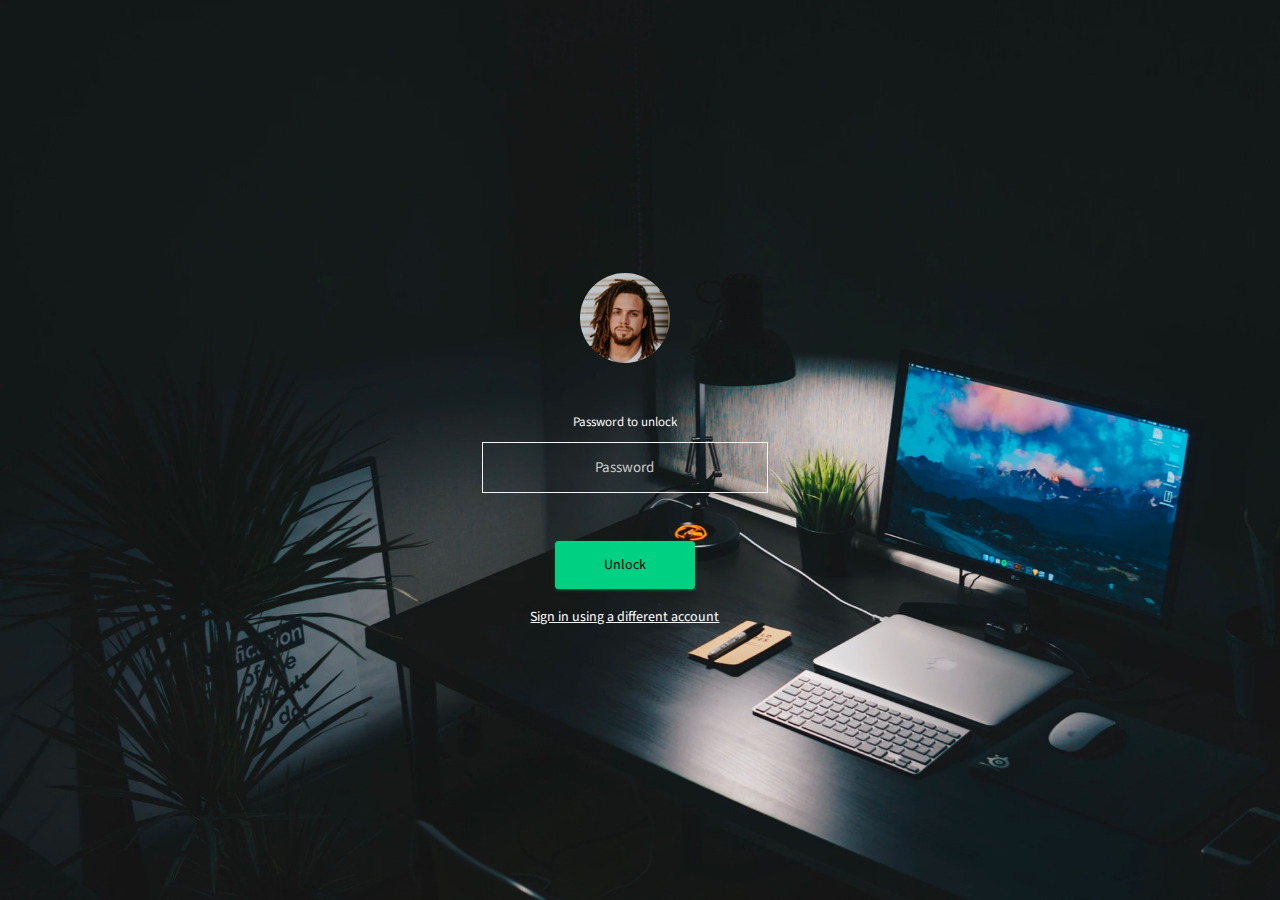
<file: website/static/User/pages/samples/lock-screen.html>
<!DOCTYPE html>
<html lang="en">

<head>
  <!-- Required meta tags -->
  <meta charset="utf-8">
  <meta name="viewport" content="width=device-width, initial-scale=1, shrink-to-fit=no">
  <title>Spica Admin</title>
  <!-- base:css -->
  <link rel="stylesheet" href="../../vendors/mdi/css/materialdesignicons.min.css">
  <link rel="stylesheet" href="../../vendors/css/vendor.bundle.base.css">
  <!-- endinject -->
  <!-- plugin css for this page -->
  <!-- End plugin css for this page -->
  <!-- inject:css -->
  <link rel="stylesheet" href="../../css/style.css">
  <!-- endinject -->
  <link rel="shortcut icon" href="../../images/favicon.png" />
</head>

<body>
  <div class="container-scroller d-flex">
    <div class="container-fluid page-body-wrapper full-page-wrapper d-flex">
      <div class="content-wrapper d-flex align-items-center auth lock-full-bg">
        <div class="row w-100">
          <div class="col-lg-4 mx-auto">
            <div class="auth-form-transparent text-left p-5 text-center">
              <img src="../../images/faces/face13.jpg" class="lock-profile-img" alt="img">
              <form class="pt-5">
                <div class="form-group">
                  <label for="examplePassword1" class="text-light">Password to unlock</label>
                  <input type="password" class="form-control text-center" id="examplePassword1" placeholder="Password">
                </div>
                <div class="mt-5">
                  <a class="btn btn-block btn-success btn-lg font-weight-medium" href="../../index.html">Unlock</a>
                </div>
                <div class="mt-3 text-center">
                  <a href="#" class="auth-link text-white">Sign in using a different account</a>
                </div>
              </form>
            </div>
          </div>
        </div>
      </div>
      <!-- content-wrapper ends -->
    </div>
    <!-- page-body-wrapper ends -->
  </div>
  <!-- container-scroller -->
  <!-- base:js -->
  <script src="../../vendors/js/vendor.bundle.base.js"></script>
  <!-- endinject -->
  <script src="../../js/jquery.cookie.js" type="text/javascript"></script>
  <!-- inject:js -->
  <script src="../../js/off-canvas.js"></script>
  <script src="../../js/hoverable-collapse.js"></script>
  <script src="../../js/template.js"></script>
  <!-- endinject -->
</body>

</html>
</file>
<file: website/static/User/vendors/css/vendor.bundle.base.css>
/*
 * Container style
 */
.ps {
  overflow: hidden !important;
  overflow-anchor: none;
  -ms-overflow-style: none;
  touch-action: auto;
  -ms-touch-action: auto;
}

/*
 * Scrollbar rail styles
 */
.ps__rail-x {
  display: none;
  opacity: 0;
  transition: background-color .2s linear, opacity .2s linear;
  -webkit-transition: background-color .2s linear, opacity .2s linear;
  height: 15px;
  /* there must be 'bottom' or 'top' for ps__rail-x */
  bottom: 0px;
  /* please don't change 'position' */
  position: absolute;
}

.ps__rail-y {
  display: none;
  opacity: 0;
  transition: background-color .2s linear, opacity .2s linear;
  -webkit-transition: background-color .2s linear, opacity .2s linear;
  width: 15px;
  /* there must be 'right' or 'left' for ps__rail-y */
  right: 0;
  /* please don't change 'position' */
  position: absolute;
}

.ps--active-x > .ps__rail-x,
.ps--active-y > .ps__rail-y {
  display: block;
  background-color: transparent;
}

.ps:hover > .ps__rail-x,
.ps:hover > .ps__rail-y,
.ps--focus > .ps__rail-x,
.ps--focus > .ps__rail-y,
.ps--scrolling-x > .ps__rail-x,
.ps--scrolling-y > .ps__rail-y {
  opacity: 0.6;
}

.ps__rail-x:hover,
.ps__rail-y:hover,
.ps__rail-x:focus,
.ps__rail-y:focus {
  background-color: #eee;
  opacity: 0.9;
}

/*
 * Scrollbar thumb styles
 */
.ps__thumb-x {
  background-color: #aaa;
  border-radius: 6px;
  transition: background-color .2s linear, height .2s ease-in-out;
  -webkit-transition: background-color .2s linear, height .2s ease-in-out;
  height: 6px;
  /* there must be 'bottom' for ps__thumb-x */
  bottom: 2px;
  /* please don't change 'position' */
  position: absolute;
}

.ps__thumb-y {
  background-color: #aaa;
  border-radius: 6px;
  transition: background-color .2s linear, width .2s ease-in-out;
  -webkit-transition: background-color .2s linear, width .2s ease-in-out;
  width: 6px;
  /* there must be 'right' for ps__thumb-y */
  right: 2px;
  /* please don't change 'position' */
  position: absolute;
}

.ps__rail-x:hover > .ps__thumb-x,
.ps__rail-x:focus > .ps__thumb-x {
  background-color: #999;
  height: 11px;
}

.ps__rail-y:hover > .ps__thumb-y,
.ps__rail-y:focus > .ps__thumb-y {
  background-color: #999;
  width: 11px;
}

/* MS supports */
@supports (-ms-overflow-style: none) {
  .ps {
    overflow: auto !important;
  }
}

@media screen and (-ms-high-contrast: active), (-ms-high-contrast: none) {
  .ps {
    overflow: auto !important;
  }
}
</file>
